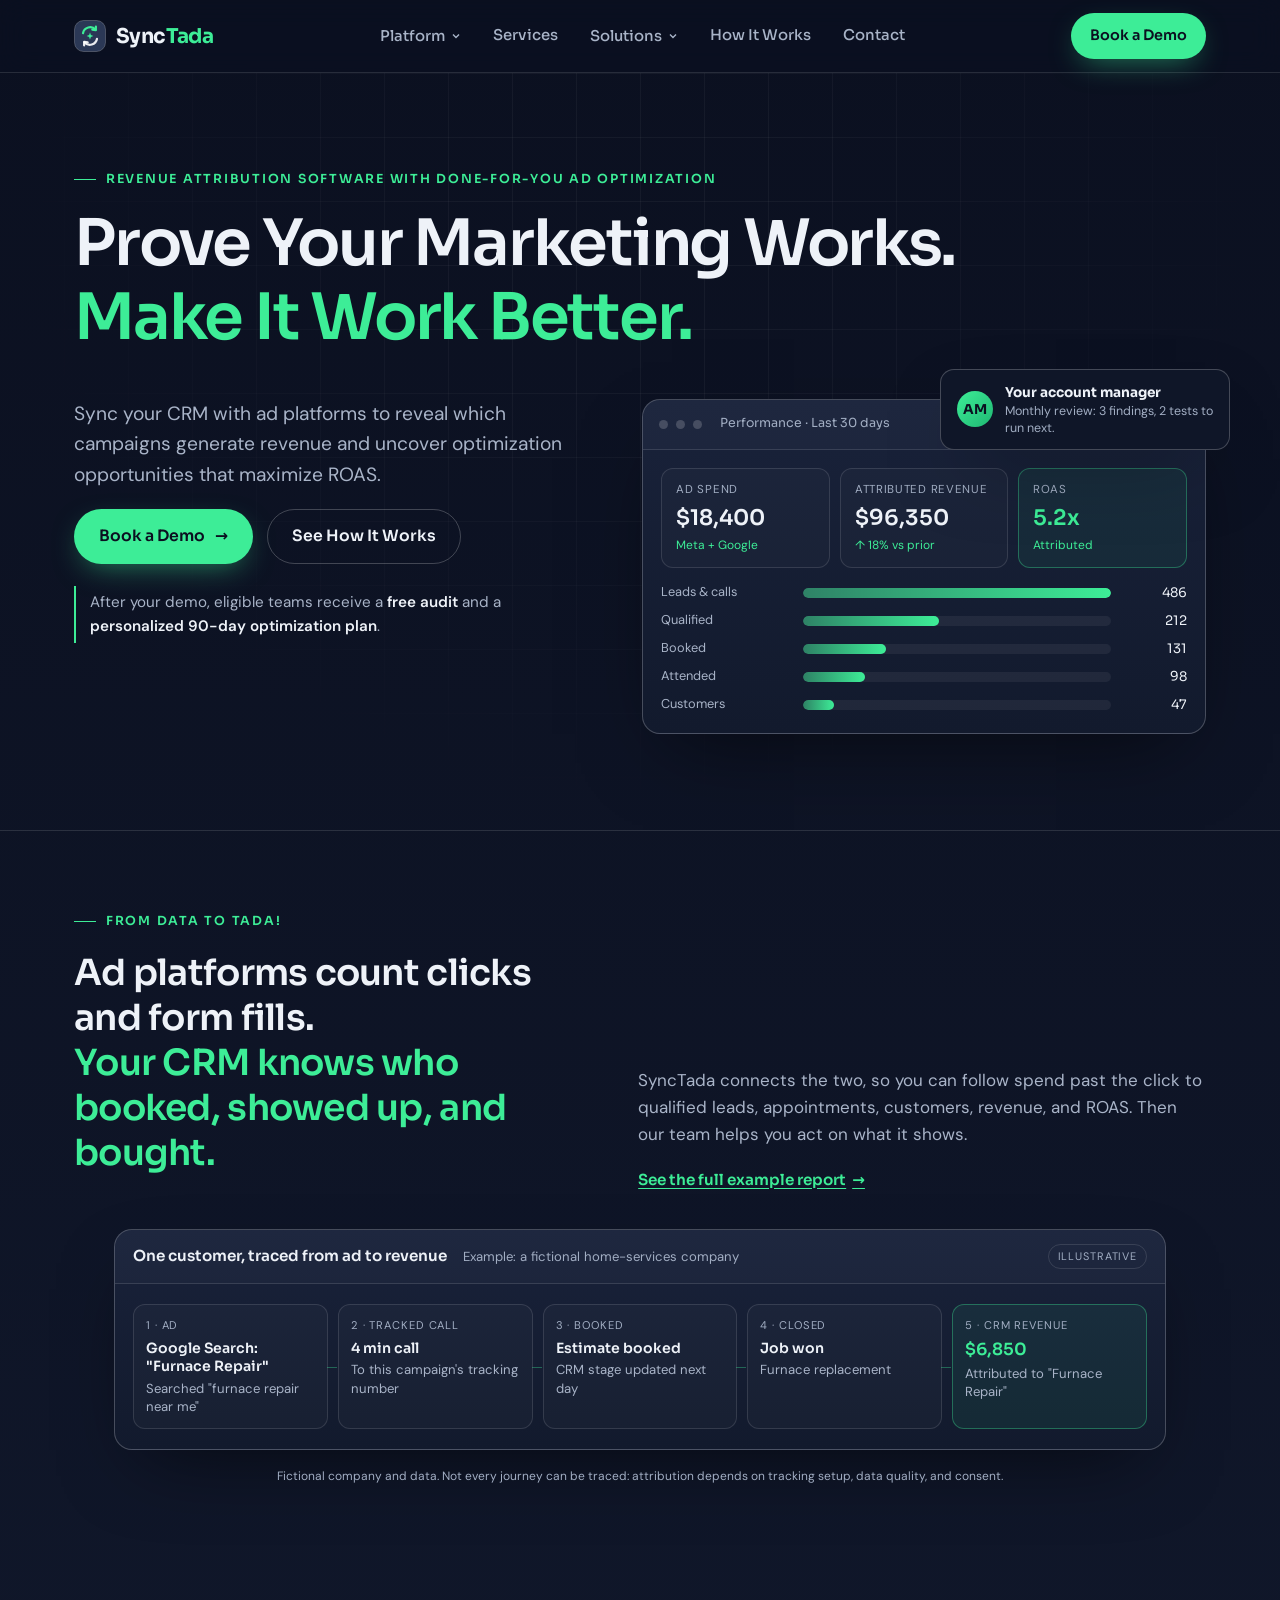
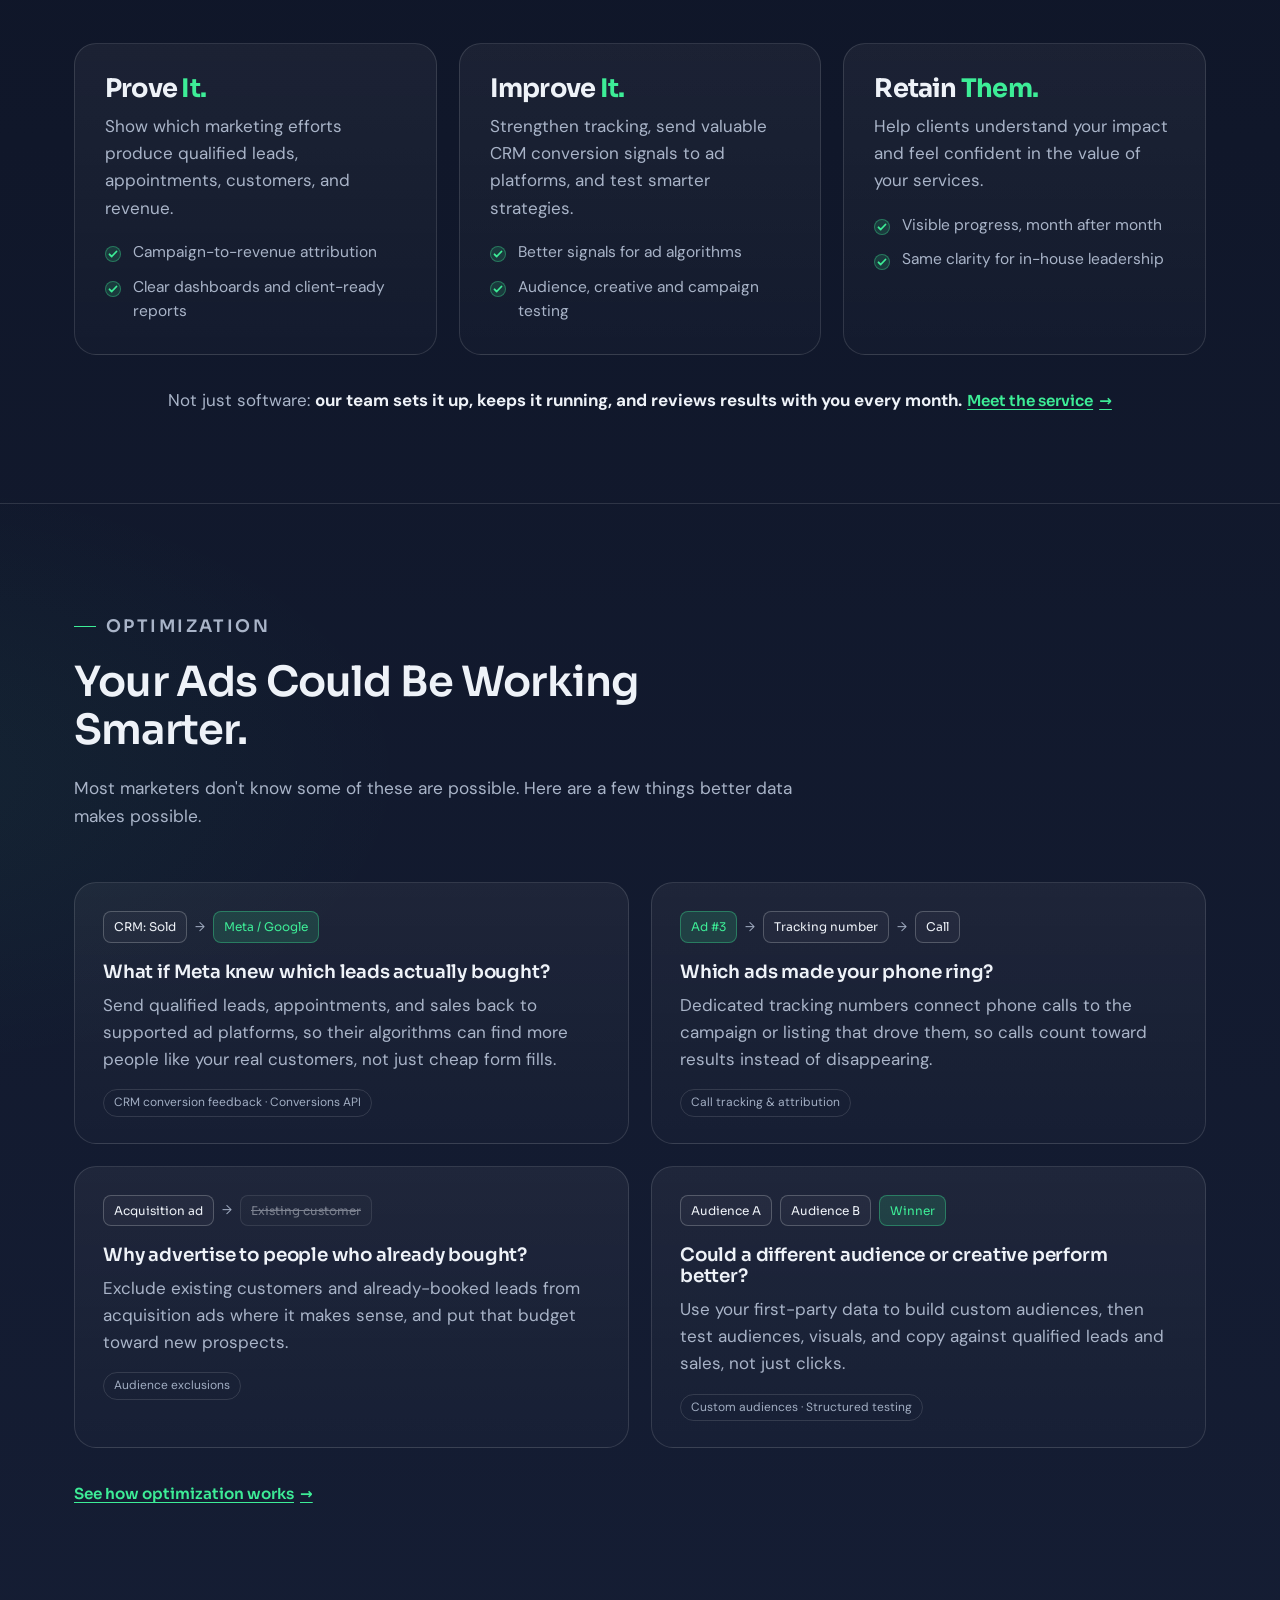
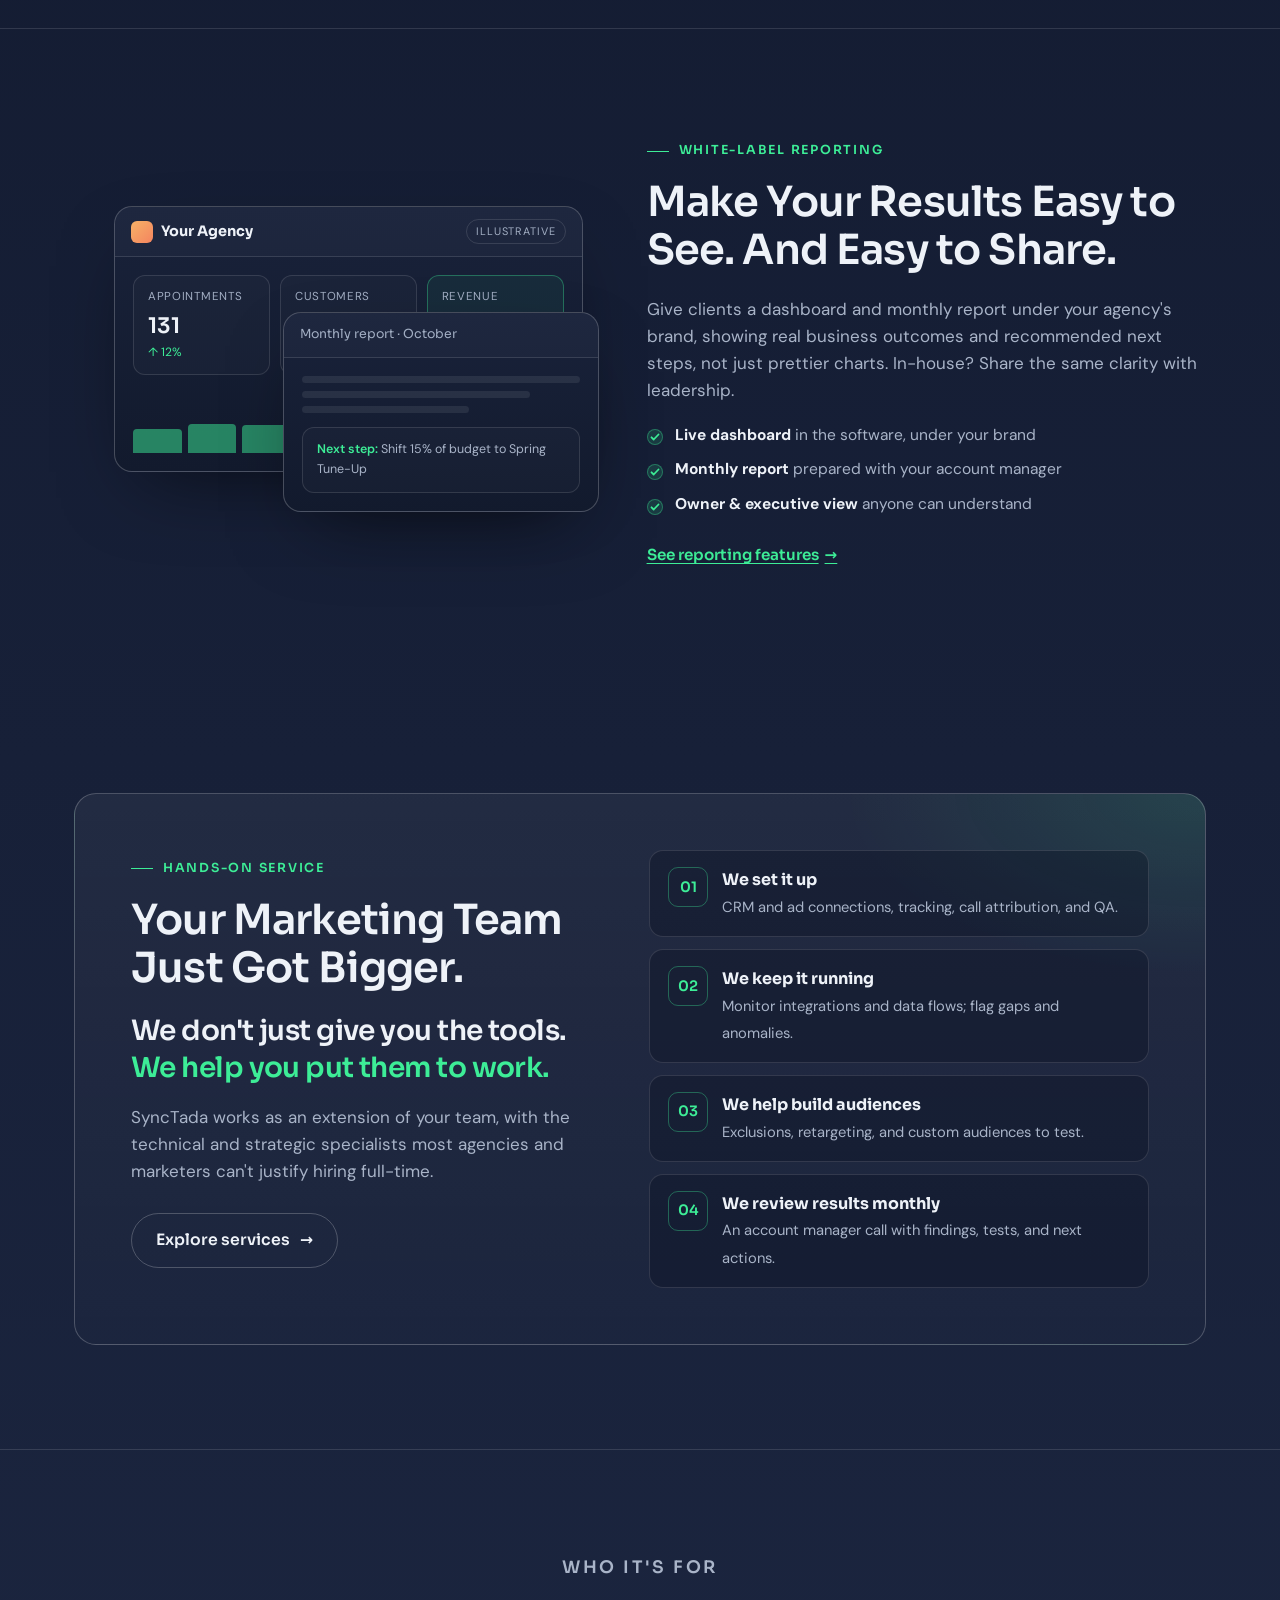
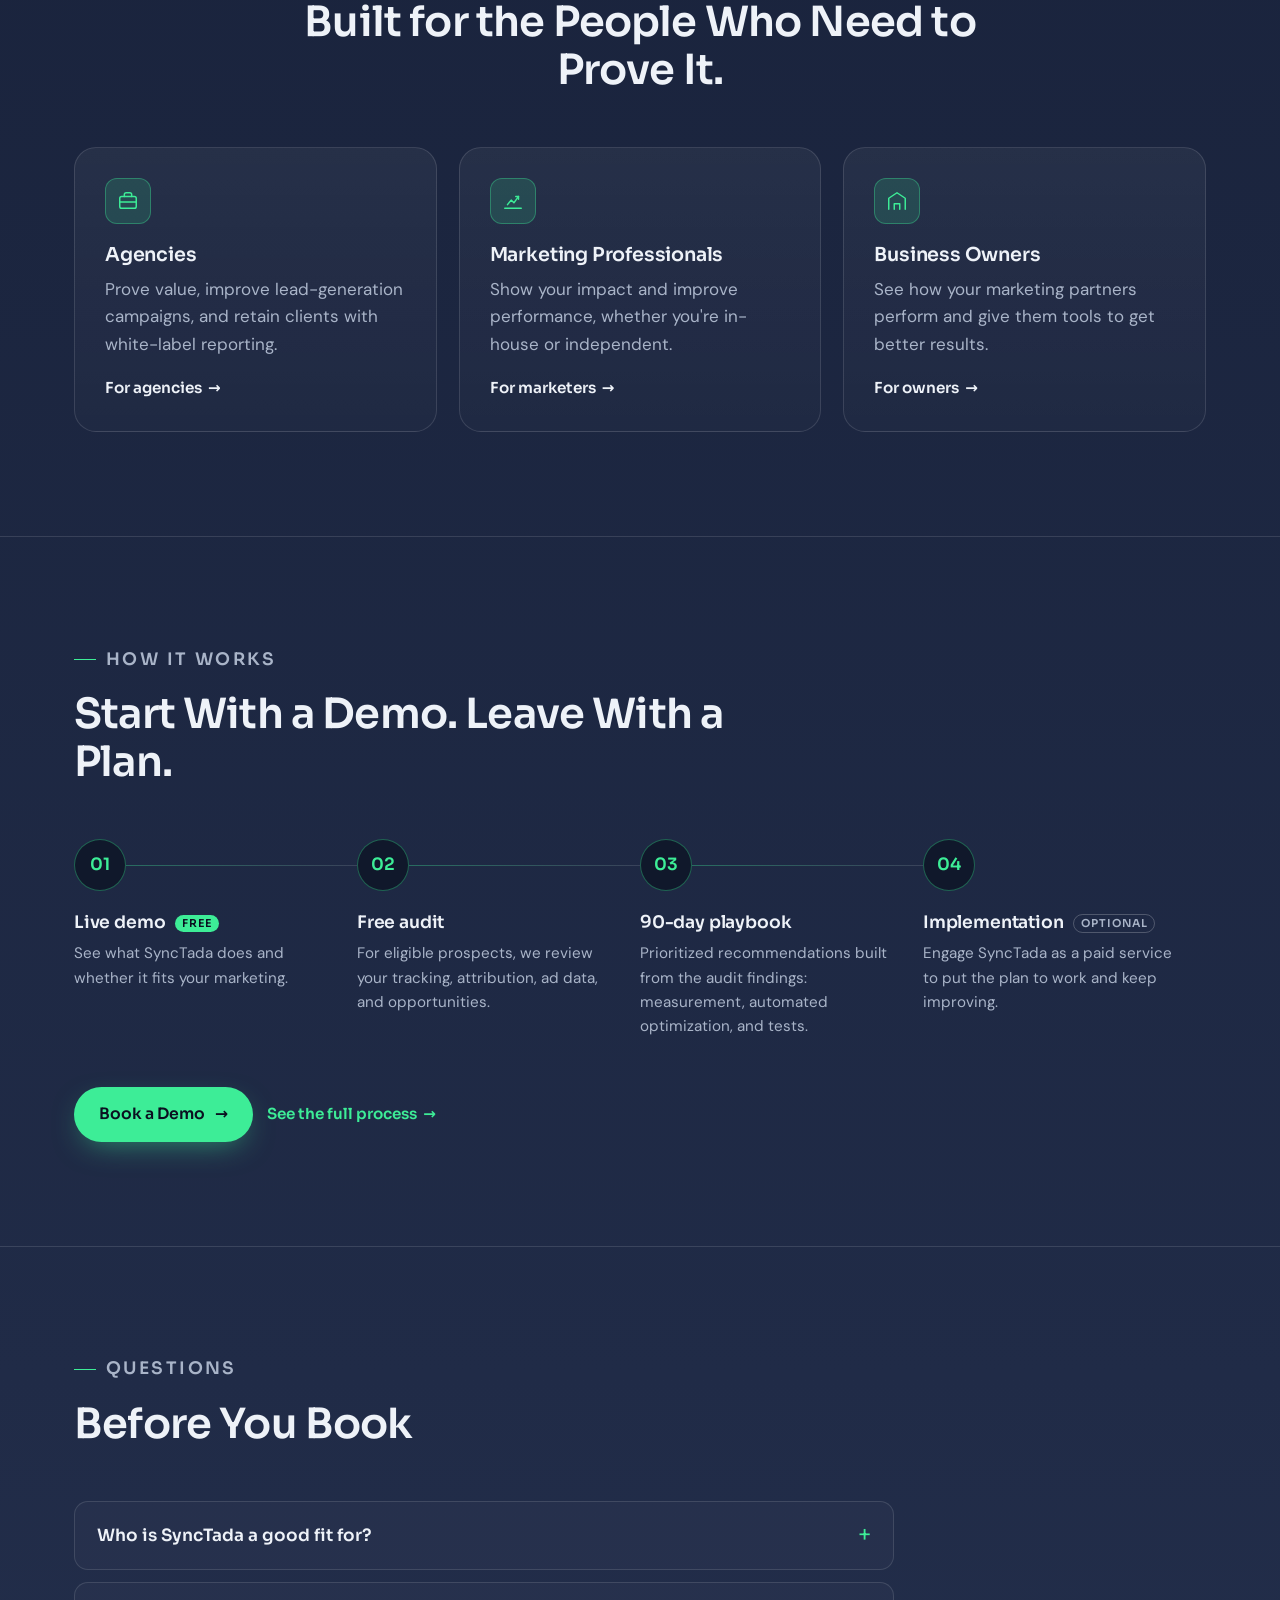
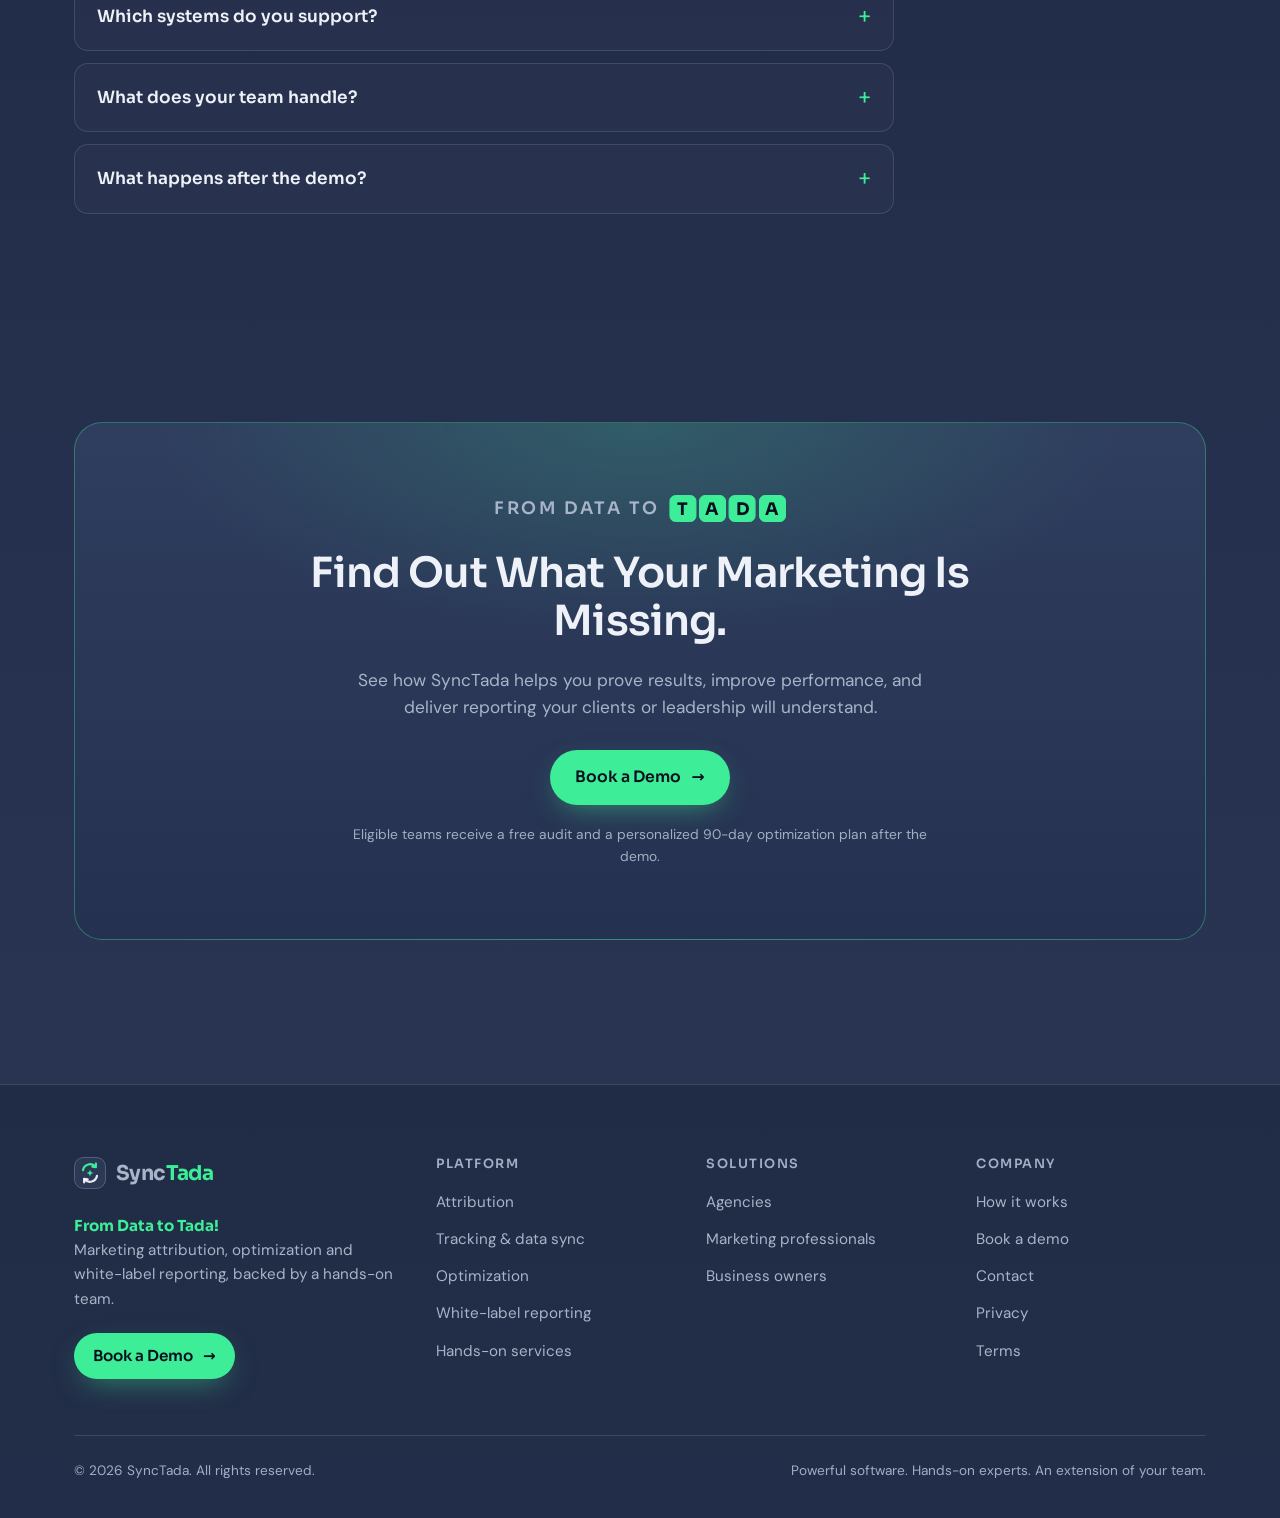
<file: index.html>
<!DOCTYPE html>
<html lang="en" class="no-js">
<head>
  <meta charset="utf-8">
  <meta name="viewport" content="width=device-width, initial-scale=1">
  <title>SyncTada | Prove Your Marketing Works. Make It Work Better.</title>
  <meta name="description" content="Sync your CRM with ad platforms to see which campaigns generate revenue, then let our team help optimize your ads to maximize ROAS.">
  <link rel="canonical" href="https://synctada.com/">
  <meta property="og:site_name" content="SyncTada">
  <meta property="og:type" content="website">
  <meta property="og:locale" content="en_US">
  <meta property="og:title" content="SyncTada | Prove Your Marketing Works. Make It Work Better.">
  <meta property="og:description" content="Sync your CRM with ad platforms to see which campaigns generate revenue, then let our team help optimize your ads to maximize ROAS.">
  <meta property="og:url" content="https://synctada.com/">
  <meta property="og:image" content="https://synctada.com/assets/img/og-image.jpg">
  <meta property="og:image:width" content="1200">
  <meta property="og:image:height" content="630">
  <meta property="og:image:alt" content="SyncTada: From Data to Tada! Prove your marketing works. Make it work better.">
  <meta name="twitter:card" content="summary_large_image">
  <meta name="twitter:title" content="SyncTada | Prove Your Marketing Works. Make It Work Better.">
  <meta name="twitter:description" content="Sync your CRM with ad platforms to see which campaigns generate revenue, then let our team help optimize your ads to maximize ROAS.">
  <meta name="twitter:image" content="https://synctada.com/assets/img/og-image.jpg">
  <meta name="theme-color" content="#0B1020">
  <link rel="icon" href="/assets/img/favicon.svg" type="image/svg+xml">
  <link rel="apple-touch-icon" href="/assets/img/apple-touch-icon.png">
  <link rel="preconnect" href="https://fonts.googleapis.com">
  <link rel="preconnect" href="https://fonts.gstatic.com" crossorigin>
  <link href="https://fonts.googleapis.com/css2?family=DM+Sans:opsz,wght@9..40,400;9..40,500;9..40,600&family=Sora:wght@500;600;700&display=swap" rel="stylesheet">
  <link rel="stylesheet" href="/assets/css/styles.css">
  <script type="application/ld+json">
{
  "@context": "https://schema.org",
  "@graph": [
    {
      "@type": "Organization",
      "@id": "https://synctada.com/#organization",
      "name": "SyncTada",
      "url": "https://synctada.com/",
      "logo": {
        "@type": "ImageObject",
        "url": "https://synctada.com/assets/img/logo-512.png",
        "width": 512,
        "height": 512
      },
      "slogan": "From Data to Tada!",
      "description": "Marketing attribution and optimization platform backed by a hands-on team, with white-label dashboards and reports for agencies and marketers."
    },
    {
      "@type": "WebSite",
      "@id": "https://synctada.com/#website",
      "url": "https://synctada.com/",
      "name": "SyncTada",
      "publisher": {
        "@id": "https://synctada.com/#organization"
      },
      "inLanguage": "en-US"
    },
    {
      "@type": "WebPage",
      "@id": "https://synctada.com/#webpage",
      "url": "https://synctada.com/",
      "name": "SyncTada | Prove Your Marketing Works. Make It Work Better.",
      "description": "Sync your CRM with ad platforms to see which campaigns generate revenue, then let our team help optimize your ads to maximize ROAS.",
      "isPartOf": {
        "@id": "https://synctada.com/#website"
      },
      "inLanguage": "en-US",
      "about": {
        "@id": "https://synctada.com/#software"
      }
    },
    {
      "@type": "SoftwareApplication",
      "@id": "https://synctada.com/#software",
      "name": "SyncTada",
      "applicationCategory": "BusinessApplication",
      "applicationSubCategory": "Marketing attribution",
      "operatingSystem": "Web",
      "url": "https://synctada.com/platform/",
      "description": "Connects CRM and ad platforms to attribute campaigns to qualified leads, appointments, customers and revenue, sends conversion signals back to supported ad platforms, and delivers white-label dashboards and reports.",
      "featureList": [
        "Marketing attribution and ROAS reporting",
        "CRM and ad platform data sync",
        "Server-side tracking and conversion APIs",
        "Call tracking and attribution",
        "CRM conversion feedback to ad platforms",
        "White-label dashboards and reports"
      ],
      "publisher": {
        "@id": "https://synctada.com/#organization"
      }
    },
    {
      "@type": "FAQPage",
      "@id": "https://synctada.com/#faq",
      "mainEntity": [
        {
          "@type": "Question",
          "name": "Who is SyncTada a good fit for?",
          "acceptedAnswer": {
            "@type": "Answer",
            "text": "Agencies, in-house marketers, independent marketers, and business owners whose ads generate leads, calls, or appointments, and whose sales process turns some of them into customers. Home services, mortgage, insurance, financial services, and legal are common examples."
          }
        },
        {
          "@type": "Question",
          "name": "Which systems do you support?",
          "acceptedAnswer": {
            "@type": "Answer",
            "text": "We're focused on GoHighLevel and HubSpot CRMs and Meta and Google ad platforms. Tell us your stack when you book and we'll confirm what's available for you."
          }
        },
        {
          "@type": "Question",
          "name": "What does your team handle?",
          "acceptedAnswer": {
            "@type": "Answer",
            "text": "We set up and maintain integrations and tracking, help build and test audiences, prepare reporting, and review results with you on a monthly account manager call. Your team keeps approval over campaign, creative, and budget changes."
          }
        },
        {
          "@type": "Question",
          "name": "What happens after the demo?",
          "acceptedAnswer": {
            "@type": "Answer",
            "text": "If you're eligible, we audit your current setup for free, then send a personalized 90-day playbook based on what we find. Implementation and ongoing service are optional and paid, and start only if you choose to work with us."
          }
        }
      ]
    }
  ]
}
  </script>
</head>
<body>
<!-- header:start -->
<a class="skip-link" href="#main">Skip to main content</a>
<header class="site-header">
  <div class="container nav">
    <a class="brand" href="/" aria-label="SyncTada home"><svg class="brand-mark" viewBox="0 0 32 32" aria-hidden="true" focusable="false"><rect x="0.5" y="0.5" width="31" height="31" rx="9" fill="#2B3856" stroke="rgba(255,255,255,0.22)"/><path d="M9 13.2a7.2 7.2 0 0 1 12.6-3.4" fill="none" stroke="#3DED97" stroke-width="2.2" stroke-linecap="round"/><path d="M21.9 6.6l-.1 3.6-3.5-.5" fill="none" stroke="#3DED97" stroke-width="2.2" stroke-linecap="round" stroke-linejoin="round"/><path d="M23 18.8a7.2 7.2 0 0 1-12.6 3.4" fill="none" stroke="#fff" stroke-width="2.2" stroke-linecap="round" opacity=".9"/><path d="M10.1 25.4l.1-3.6 3.5.5" fill="none" stroke="#fff" stroke-width="2.2" stroke-linecap="round" stroke-linejoin="round" opacity=".9"/><path d="M16 12.6l.9 2.5 2.5.9-2.5.9-.9 2.5-.9-2.5-2.5-.9 2.5-.9z" fill="#3DED97"/></svg><span class="brand-word" aria-hidden="true">Sync<span>Tada</span></span></a>
    <nav aria-label="Main">
      <ul class="nav-links" id="nav-links">
        <li class="has-dropdown">
          <button type="button" aria-expanded="false" aria-controls="dd-platform">Platform <svg class="caret" viewBox="0 0 10 10" aria-hidden="true" focusable="false"><path d="M2 3.5l3 3 3-3" fill="none" stroke="currentColor" stroke-width="1.4"/></svg></button>
          <div class="dropdown" id="dd-platform">
            <a href="/platform/"><strong>Platform overview</strong><span>How the software fits together</span></a>
            <a href="/platform/#attribution"><strong>Attribution &amp; measurement</strong><span>Connect campaigns to customers and revenue</span></a>
            <a href="/platform/#tracking"><strong>Tracking &amp; data sync</strong><span>CRM, ad platforms, server-side events</span></a>
            <a href="/platform/#optimization"><strong>Optimization &amp; insights</strong><span>Better signals, smarter recommendations</span></a>
            <a href="/platform/#reporting"><strong>Dashboards &amp; reporting</strong><span>White-label, client-ready results</span></a>
          </div>
        </li>
        <li><a href="/services/">Services</a></li>
        <li class="has-dropdown">
          <button type="button" aria-expanded="false" aria-controls="dd-solutions">Solutions <svg class="caret" viewBox="0 0 10 10" aria-hidden="true" focusable="false"><path d="M2 3.5l3 3 3-3" fill="none" stroke="currentColor" stroke-width="1.4"/></svg></button>
          <div class="dropdown" id="dd-solutions">
            <a href="/solutions/agencies/"><strong>Agencies</strong><span>Prove it. Improve it. Retain them.</span></a>
            <a href="/solutions/marketers/"><strong>Marketing professionals</strong><span>In-house and independent marketers</span></a>
            <a href="/solutions/business-owners/"><strong>Business owners</strong><span>See what your marketing produces</span></a>
          </div>
        </li>
        <li><a href="/how-it-works/">How It Works</a></li>
        <li><a href="/contact/">Contact</a></li>
      </ul>
    </nav>
    <div class="nav-cta">
      <a class="btn btn-primary btn-sm" href="/book-demo/">Book a Demo</a>
      <button class="menu-toggle" type="button" aria-label="Menu" aria-expanded="false" aria-controls="nav-links">
        <svg width="20" height="20" viewBox="0 0 20 20" aria-hidden="true" focusable="false"><path d="M3 6h14M3 10h14M3 14h14" stroke="currentColor" stroke-width="1.6" stroke-linecap="round"/></svg>
      </button>
    </div>
  </div>
</header>
<!-- header:end -->

  <main id="main" tabindex="-1">


    <!-- 1. HERO -->
    <section class="hero">
      <div class="container">
        <div class="hero-head">
          <p class="eyebrow">Revenue attribution software with done-for-you ad optimization</p>
          <h1><span>Prove Your Marketing Works.</span> <span class="line-mint">Make It Work Better.</span></h1>
        </div>
        <div class="hero-grid hero-grid--v2">
          <div>
            <p class="hero-lede">Sync your CRM with ad platforms to reveal which campaigns generate revenue and uncover optimization opportunities that maximize ROAS.</p>
            <div class="btn-row">
              <a class="btn btn-primary" href="/book-demo/" data-cta="hero">Book a Demo <span class="arrow" aria-hidden="true">&rarr;</span></a>
              <a class="btn btn-ghost" href="/how-it-works/">See How It Works</a>
            </div>
            <p class="hero-offer">After your demo, eligible teams receive a <strong>free audit</strong> and a <strong>personalized 90-day optimization plan</strong>.</p>
          </div>
          <div class="hero-visual reveal">
          <div class="mock" role="img" aria-label="Illustrative SyncTada dashboard showing ad spend, attributed revenue, ROAS and a lead-to-sale funnel">
            <div class="mock-bar">
              <span class="mock-dot"></span><span class="mock-dot"></span><span class="mock-dot"></span>
              <span class="mock-title">Performance · Last 30 days</span>
              <span class="mock-tag">Illustrative</span>
            </div>
            <div class="mock-body">
              <div class="kpis">
                <div class="kpi"><div class="label">Ad spend</div><div class="value">$18,400</div><div class="delta">Meta + Google</div></div>
                <div class="kpi"><div class="label">Attributed revenue</div><div class="value">$96,350</div><div class="delta">&uarr; 18% vs prior</div></div>
                <div class="kpi hl"><div class="label">ROAS</div><div class="value">5.2x</div><div class="delta">Attributed</div></div>
              </div>
              <div class="funnel">
                <div class="funnel-row"><span class="f-label">Leads &amp; calls</span><div class="f-track"><div class="f-fill" data-w="100"></div></div><span class="f-num">486</span></div>
                <div class="funnel-row"><span class="f-label">Qualified</span><div class="f-track"><div class="f-fill" data-w="44"></div></div><span class="f-num">212</span></div>
                <div class="funnel-row"><span class="f-label">Booked</span><div class="f-track"><div class="f-fill" data-w="27"></div></div><span class="f-num">131</span></div>
                <div class="funnel-row"><span class="f-label">Attended</span><div class="f-track"><div class="f-fill" data-w="20"></div></div><span class="f-num">98</span></div>
                <div class="funnel-row"><span class="f-label">Customers</span><div class="f-track"><div class="f-fill" data-w="10"></div></div><span class="f-num">47</span></div>
              </div>
            </div>
          </div>
          <div class="service-chip">
            <div class="avatar" aria-hidden="true">AM</div>
            <div><strong>Your account manager</strong><span>Monthly review: 3 findings, 2 tests to run next.</span></div>
          </div>
        </div>
        </div>
      </div>
    </section>

    <!-- 1b. THE GAP + COMPACT REPORT -->
    <section class="section section--tight section--line" aria-labelledby="gap-title">
      <div class="container">
        <div class="split" style="align-items:end;gap:48px;margin-bottom:36px">
          <div>
            <p class="eyebrow">From Data to Tada!</p>
            <h2 class="statement" id="gap-title">Ad platforms count clicks and form fills. <span class="mint">Your CRM knows who booked, showed up, and bought.</span></h2>
          </div>
          <div>
            <p class="muted">SyncTada connects the two, so you can follow spend past the click to qualified leads, appointments, customers, revenue, and ROAS. Then our team helps you act on what it shows.</p>
            <p style="margin:0"><a class="text-link" href="/platform/#example">See the full example report<span aria-hidden="true"> &rarr;</span></a></p>
          </div>
        </div>
        
<figure class="report reveal" aria-labelledby="journey-compact-cap">
  <div class="report-head">
    <span class="r-title" id="journey-compact-cap">One customer, traced from ad to revenue</span>
    <span class="r-sub">Example: a fictional home-services company</span>
    <span class="mock-tag">Illustrative</span>
  </div>
  <div class="report-body">
    <ol class="journey">
      <li><span class="j-step">1 · Ad</span><strong>Google Search: "Furnace Repair"</strong><span class="j-meta">Searched "furnace repair near me"</span></li>
      <li><span class="j-step">2 · Tracked call</span><strong>4 min call</strong><span class="j-meta">To this campaign's tracking number</span></li>
      <li><span class="j-step">3 · Booked</span><strong>Estimate booked</strong><span class="j-meta">CRM stage updated next day</span></li>
      <li><span class="j-step">4 · Closed</span><strong>Job won</strong><span class="j-meta">Furnace replacement</span></li>
      <li class="j-win"><span class="j-step">5 · CRM revenue</span><strong>$6,850</strong><span class="j-meta">Attributed to "Furnace Repair"</span></li>
    </ol>
  </div>
</figure>
<p class="illustrative">Fictional company and data. Not every journey can be traced: attribution depends on tracking setup, data quality, and consent.</p>
      </div>
    </section>

    <!-- 2. PROVE / IMPROVE / RETAIN -->
    <section class="section section--tight" aria-labelledby="benefits-title">
      <div class="container">
        <h2 class="sr-only" id="benefits-title">Prove it. Improve it. Retain them.</h2>
        <div class="grid grid-3">
          <article class="card benefit-card reveal">
            <h3 class="kicker">Prove <span>It.</span></h3>
            <p>Show which marketing efforts produce qualified leads, appointments, customers, and revenue.</p>
            <ul class="ticks">
              <li>Campaign-to-revenue attribution</li>
              <li>Clear dashboards and client-ready reports</li>
            </ul>
          </article>
          <article class="card benefit-card reveal">
            <h3 class="kicker">Improve <span>It.</span></h3>
            <p>Strengthen tracking, send valuable CRM conversion signals to ad platforms, and test smarter strategies.</p>
            <ul class="ticks">
              <li>Better signals for ad algorithms</li>
              <li>Audience, creative and campaign testing</li>
            </ul>
          </article>
          <article class="card benefit-card reveal">
            <h3 class="kicker">Retain <span>Them.</span></h3>
            <p>Help clients understand your impact and feel confident in the value of your services.</p>
            <ul class="ticks">
              <li>Visible progress, month after month</li>
              <li>Same clarity for in-house leadership</li>
            </ul>
          </article>
        </div>
        <p class="center muted" style="margin-top:32px">Not just software: <strong style="color:var(--text)">our team sets it up, keeps it running, and reviews results with you every month.</strong> <a class="text-link" href="/services/">Meet the service<span aria-hidden="true"> &rarr;</span></a></p>
      </div>
    </section>

    <!-- 4. MAKE ADS WORK SMARTER -->
    <section class="section section--line">
      <div class="container">
        <div class="section-head">
          <p class="eyebrow">Optimization</p>
          <h2>Your Ads Could Be Working Smarter.</h2>
          <p>Most marketers don't know some of these are possible. Here are a few things better data makes possible.</p>
        </div>
        <div class="dyk">
          <article class="card reveal">
            <div class="dyk-viz" aria-hidden="true"><span class="node">CRM: Sold</span><span class="link-arrow">&rarr;</span><span class="node on">Meta / Google</span></div>
            <h3 class="dyk-q">What if Meta knew which leads actually bought?</h3>
            <p>Send qualified leads, appointments, and sales back to supported ad platforms, so their algorithms can find more people like your real customers, not just cheap form fills.</p>
            <span class="dyk-tag">CRM conversion feedback · Conversions API</span>
          </article>
          <article class="card reveal">
            <div class="dyk-viz" aria-hidden="true"><span class="node on">Ad #3</span><span class="link-arrow">&rarr;</span><span class="node">Tracking number</span><span class="link-arrow">&rarr;</span><span class="node">Call</span></div>
            <h3 class="dyk-q">Which ads made your phone ring?</h3>
            <p>Dedicated tracking numbers connect phone calls to the campaign or listing that drove them, so calls count toward results instead of disappearing.</p>
            <span class="dyk-tag">Call tracking &amp; attribution</span>
          </article>
          <article class="card reveal">
            <div class="dyk-viz" aria-hidden="true"><span class="node">Acquisition ad</span><span class="link-arrow">&rarr;</span><span class="node off">Existing customer</span></div>
            <h3 class="dyk-q">Why advertise to people who already bought?</h3>
            <p>Exclude existing customers and already-booked leads from acquisition ads where it makes sense, and put that budget toward new prospects.</p>
            <span class="dyk-tag">Audience exclusions</span>
          </article>
          <article class="card reveal">
            <div class="dyk-viz" aria-hidden="true"><span class="node">Audience A</span><span class="node">Audience B</span><span class="node on">Winner</span></div>
            <h3 class="dyk-q">Could a different audience or creative perform better?</h3>
            <p>Use your first-party data to build custom audiences, then test audiences, visuals, and copy against qualified leads and sales, not just clicks.</p>
            <span class="dyk-tag">Custom audiences · Structured testing</span>
          </article>
        </div>
        <p style="margin-top:32px"><a class="text-link" href="/platform/#optimization">See how optimization works<span aria-hidden="true"> &rarr;</span></a></p>
      </div>
    </section>

    <!-- 5. WHITE-LABEL REPORTING -->
    <section class="section section--line">
      <div class="container split split--rev">
        <div>
          <p class="eyebrow">White-label reporting</p>
          <h2>Make Your Results Easy to See. And Easy to Share.</h2>
          <p class="muted">Give clients a dashboard and monthly report under your agency's brand, showing real business outcomes and recommended next steps, not just prettier charts. In-house? Share the same clarity with leadership.</p>
          <ul class="ticks">
            <li><strong style="color:var(--text)">Live dashboard</strong> in the software, under your brand</li>
            <li><strong style="color:var(--text)">Monthly report</strong> prepared with your account manager</li>
            <li><strong style="color:var(--text)">Owner &amp; executive view</strong> anyone can understand</li>
          </ul>
          <p style="margin-top:24px"><a class="text-link" href="/platform/#reporting">See reporting features<span aria-hidden="true"> &rarr;</span></a></p>
        </div>
        <div class="wl-stack reveal">
          <div class="mock" role="img" aria-label="Illustrative agency-branded client dashboard">
            <div class="mock-bar">
              <div class="wl-brand"><span class="wl-logo"></span>Your Agency</div>
              <span class="mock-tag">Illustrative</span>
            </div>
            <div class="mock-body">
              <div class="kpis">
                <div class="kpi"><div class="label">Appointments</div><div class="value">131</div><div class="delta">&uarr; 12%</div></div>
                <div class="kpi"><div class="label">Customers</div><div class="value">47</div><div class="delta">&uarr; 9%</div></div>
                <div class="kpi hl"><div class="label">Revenue</div><div class="value">$96k</div><div class="delta">Attributed</div></div>
              </div>
              <div class="report-bars" aria-hidden="true"><b style="height:38%"></b><b style="height:46%"></b><b style="height:44%"></b><b style="height:58%"></b><b style="height:63%"></b><b style="height:71%"></b><b style="height:82%"></b><b style="height:94%"></b></div>
            </div>
          </div>
          <div class="mock" aria-hidden="true">
            <div class="mock-bar"><span class="mock-title" style="margin:0">Monthly report · October</span></div>
            <div class="mock-body">
              <div class="report-lines"><i></i><i class="mid"></i><i class="short"></i></div>
              <div class="kpi" style="font-size:.78rem"><span class="mint" style="font-weight:600">Next step:</span> <span class="muted">Shift 15% of budget to Spring Tune-Up</span></div>
            </div>
          </div>
        </div>
      </div>
    </section>

    <!-- 6. YOUR TEAM JUST GOT BIGGER -->
    <section class="section">
      <div class="container">
        <div class="team-panel reveal">
          <div class="split" style="align-items:start">
            <div>
              <p class="eyebrow">Hands-on service</p>
              <h2>Your Marketing Team Just Got Bigger.</h2>
              <p class="quote-line" style="margin:18px 0 18px">We don't just give you the tools. <span>We help you put them to work.</span></p>
              <p class="muted">SyncTada works as an extension of your team, with the technical and strategic specialists most agencies and marketers can't justify hiring full-time.</p>
              <a class="btn btn-ghost" href="/services/" style="margin-top:10px">Explore services <span class="arrow" aria-hidden="true">&rarr;</span></a>
            </div>
            <div class="workflow">
              <div class="wf-item"><span class="num">01</span><div><strong>We set it up</strong><span>CRM and ad connections, tracking, call attribution, and QA.</span></div></div>
              <div class="wf-item"><span class="num">02</span><div><strong>We keep it running</strong><span>Monitor integrations and data flows; flag gaps and anomalies.</span></div></div>
              <div class="wf-item"><span class="num">03</span><div><strong>We help build audiences</strong><span>Exclusions, retargeting, and custom audiences to test.</span></div></div>
              <div class="wf-item"><span class="num">04</span><div><strong>We review results monthly</strong><span>An account manager call with findings, tests, and next actions.</span></div></div>
            </div>
          </div>
        </div>
      </div>
    </section>

    <!-- 7. WHO IT'S FOR -->
    <section class="section section--line">
      <div class="container">
        <div class="section-head center">
          <p class="eyebrow no-line">Who it's for</p>
          <h2>Built for the People Who Need to Prove It.</h2>
        </div>
        <div class="grid grid-3">
          <a class="card card-link reveal" href="/solutions/agencies/">
            <div class="icon" aria-hidden="true"><svg viewBox="0 0 24 24" fill="none" stroke="currentColor" stroke-width="1.6" stroke-linecap="round" stroke-linejoin="round"><rect x="3" y="7" width="18" height="13" rx="2"/><path d="M8 7V5a2 2 0 0 1 2-2h4a2 2 0 0 1 2 2v2"/><path d="M3 13h18"/></svg></div>
            <h3>Agencies</h3>
            <p>Prove value, improve lead-generation campaigns, and retain clients with white-label reporting.</p>
            <span class="text-link">For agencies<span aria-hidden="true"> &rarr;</span></span>
          </a>
          <a class="card card-link reveal" href="/solutions/marketers/">
            <div class="icon" aria-hidden="true"><svg viewBox="0 0 24 24" fill="none" stroke="currentColor" stroke-width="1.6" stroke-linecap="round" stroke-linejoin="round"><path d="M3 20h18"/><path d="M6 16l4-5 3 3 5-7"/><path d="M15 7h3v3"/></svg></div>
            <h3>Marketing Professionals</h3>
            <p>Show your impact and improve performance, whether you're in-house or independent.</p>
            <span class="text-link">For marketers<span aria-hidden="true"> &rarr;</span></span>
          </a>
          <a class="card card-link reveal" href="/solutions/business-owners/">
            <div class="icon" aria-hidden="true"><svg viewBox="0 0 24 24" fill="none" stroke="currentColor" stroke-width="1.6" stroke-linecap="round" stroke-linejoin="round"><path d="M3 21V9l9-6 9 6v12"/><path d="M9 21v-6h6v6"/></svg></div>
            <h3>Business Owners</h3>
            <p>See how your marketing partners perform and give them tools to get better results.</p>
            <span class="text-link">For owners<span aria-hidden="true"> &rarr;</span></span>
          </a>
        </div>
      </div>
    </section>

    <!-- 8. DEMO -> AUDIT -> PLAYBOOK -->
    <section class="section section--line">
      <div class="container">
        <div class="section-head">
          <p class="eyebrow">How it works</p>
          <h2>Start With a Demo. Leave With a Plan.</h2>
        </div>
        <ol class="steps">
          <li class="step reveal"><h3>Live demo <span class="free">Free</span></h3><p>See what SyncTada does and whether it fits your marketing.</p></li>
          <li class="step reveal"><h3>Free audit</h3><p>For eligible prospects, we review your tracking, attribution, ad data, and opportunities.</p></li>
          <li class="step reveal"><h3>90-day playbook</h3><p>Prioritized recommendations built from the audit findings: measurement, automated optimization, and tests.</p></li>
          <li class="step reveal"><h3>Implementation <span class="free" style="background:transparent;color:var(--muted);border:1px solid var(--line-strong)">Optional</span></h3><p>Engage SyncTada as a paid service to put the plan to work and keep improving.</p></li>
        </ol>
        <div class="btn-row" style="margin-top:48px">
          <a class="btn btn-primary" href="/book-demo/">Book a Demo <span class="arrow" aria-hidden="true">&rarr;</span></a>
          <a class="text-link" href="/how-it-works/">See the full process<span aria-hidden="true"> &rarr;</span></a>
        </div>
      </div>
    </section>

    <!-- 8b. FAQ -->
    <section class="section section--line" aria-labelledby="home-faq-title">
      <div class="container">
        <div class="section-head"><p class="eyebrow">Questions</p><h2 id="home-faq-title">Before You Book</h2></div>
        <div class="faq"><details><summary>Who is SyncTada a good fit for?</summary><div class="answer"><p>Agencies, in-house marketers, independent marketers, and business owners whose ads generate leads, calls, or appointments, and whose sales process turns some of them into customers. Home services, mortgage, insurance, financial services, and legal are common examples.</p></div></details><details><summary>Which systems do you support?</summary><div class="answer"><p>We're focused on GoHighLevel and HubSpot CRMs and Meta and Google ad platforms. Tell us your stack when you book and we'll confirm what's available for you.</p></div></details><details><summary>What does your team handle?</summary><div class="answer"><p>We set up and maintain integrations and tracking, help build and test audiences, prepare reporting, and review results with you on a monthly account manager call. Your team keeps approval over campaign, creative, and budget changes.</p></div></details><details><summary>What happens after the demo?</summary><div class="answer"><p>If you're eligible, we audit your current setup for free, then send a personalized 90-day playbook based on what we find. Implementation and ongoing service are optional and paid, and start only if you choose to work with us.</p></div></details></div>
      </div>
    </section>

    <!-- 9. FINAL CTA -->
    <section class="section">
      <div class="container">
        <div class="cta-band reveal">
          <p class="eyebrow no-line" style="justify-content:center">From Data to <span class="sr-only">Tada!</span><span class="datatada" aria-hidden="true"><span class="tile">D</span><span class="tile">A</span><span class="tile">T</span><span class="tile">A</span></span></p>
          <h2>Find Out What Your Marketing Is Missing.</h2>
          <p>See how SyncTada helps you prove results, improve performance, and deliver reporting your clients or leadership will understand.</p>
          <div class="btn-row"><a class="btn btn-primary" href="/book-demo/">Book a Demo <span class="arrow" aria-hidden="true">&rarr;</span></a></div>
          <p class="fine">Eligible teams receive a free audit and a personalized 90-day optimization plan after the demo.</p>
        </div>
      </div>
    </section>

  </main>

<!-- footer:start -->
<footer class="site-footer">
  <div class="container">
    <div class="footer-grid">
      <div>
        <a class="brand" href="/" aria-label="SyncTada home"><svg class="brand-mark" viewBox="0 0 32 32" aria-hidden="true" focusable="false"><rect x="0.5" y="0.5" width="31" height="31" rx="9" fill="#2B3856" stroke="rgba(255,255,255,0.22)"/><path d="M9 13.2a7.2 7.2 0 0 1 12.6-3.4" fill="none" stroke="#3DED97" stroke-width="2.2" stroke-linecap="round"/><path d="M21.9 6.6l-.1 3.6-3.5-.5" fill="none" stroke="#3DED97" stroke-width="2.2" stroke-linecap="round" stroke-linejoin="round"/><path d="M23 18.8a7.2 7.2 0 0 1-12.6 3.4" fill="none" stroke="#fff" stroke-width="2.2" stroke-linecap="round" opacity=".9"/><path d="M10.1 25.4l.1-3.6 3.5.5" fill="none" stroke="#fff" stroke-width="2.2" stroke-linecap="round" stroke-linejoin="round" opacity=".9"/><path d="M16 12.6l.9 2.5 2.5.9-2.5.9-.9 2.5-.9-2.5-2.5-.9 2.5-.9z" fill="#3DED97"/></svg><span class="brand-word" aria-hidden="true">Sync<span>Tada</span></span></a>
        <p class="footer-tag"><strong>From Data to Tada!</strong><br>Marketing attribution, optimization and white-label reporting, backed by a hands-on team.</p>
        <a class="btn btn-primary btn-sm" href="/book-demo/">Book a Demo <span class="arrow" aria-hidden="true">&rarr;</span></a>
      </div>
      <nav aria-labelledby="ft-platform">
        <h2 class="footer-title" id="ft-platform">Platform</h2>
        <ul>
          <li><a href="/platform/#attribution">Attribution</a></li>
          <li><a href="/platform/#tracking">Tracking &amp; data sync</a></li>
          <li><a href="/platform/#optimization">Optimization</a></li>
          <li><a href="/platform/#reporting">White-label reporting</a></li>
          <li><a href="/services/">Hands-on services</a></li>
        </ul>
      </nav>
      <nav aria-labelledby="ft-solutions">
        <h2 class="footer-title" id="ft-solutions">Solutions</h2>
        <ul>
          <li><a href="/solutions/agencies/">Agencies</a></li>
          <li><a href="/solutions/marketers/">Marketing professionals</a></li>
          <li><a href="/solutions/business-owners/">Business owners</a></li>
        </ul>
      </nav>
      <nav aria-labelledby="ft-company">
        <h2 class="footer-title" id="ft-company">Company</h2>
        <ul>
          <li><a href="/how-it-works/">How it works</a></li>
          <li><a href="/book-demo/">Book a demo</a></li>
          <li><a href="/contact/">Contact</a></li>
          <li><a href="/privacy/">Privacy</a></li>
          <li><a href="/terms/">Terms</a></li>
        </ul>
      </nav>
    </div>
    <div class="footer-bottom">
      <p>&copy; <span data-year>2026</span> SyncTada. All rights reserved.</p>
      <p>Powerful software. Hands-on experts. An extension of your team.</p>
    </div>
  </div>
</footer>
<!-- footer:end -->
  <script src="/assets/js/main.js"></script>
</body>
</html>
</file>
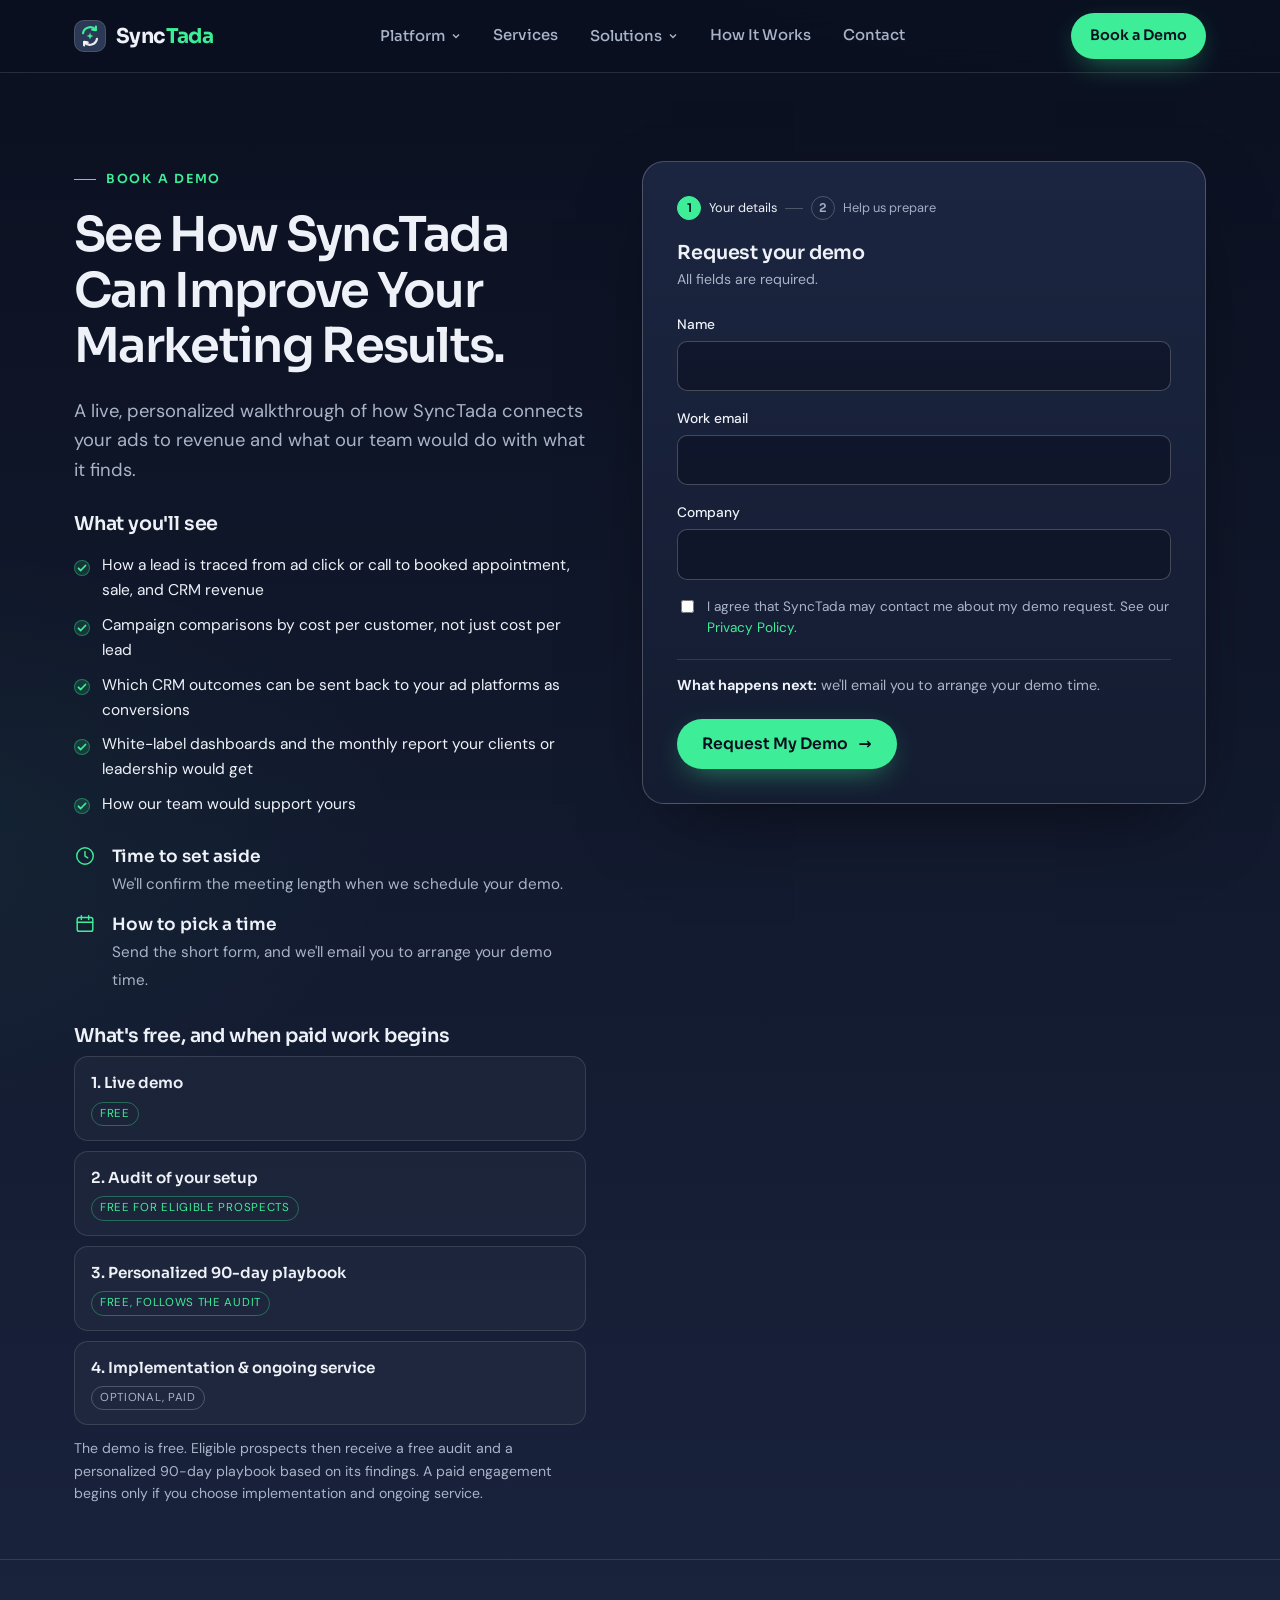
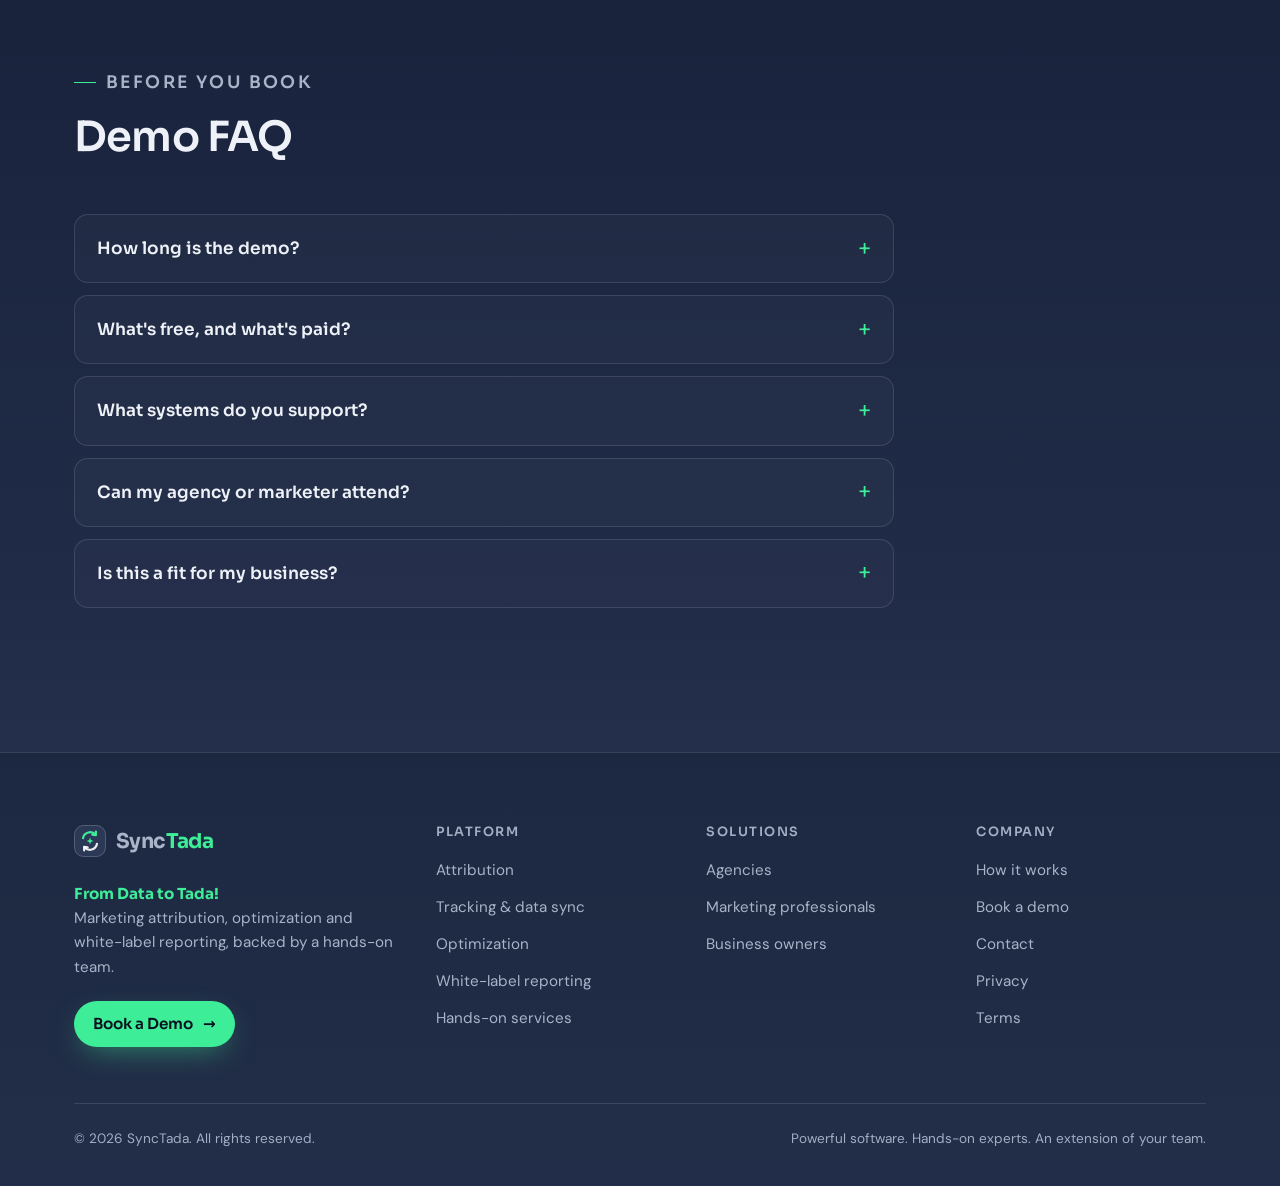
<file: book-demo/index.html>
<!DOCTYPE html>
<html lang="en" class="no-js">
<head>
  <meta charset="utf-8">
  <meta name="viewport" content="width=device-width, initial-scale=1">
  <title>Book a Demo & Free Marketing Audit | SyncTada</title>
  <meta name="description" content="Book a live SyncTada demo. Eligible teams then receive a free audit and a personalized 90-day optimization plan. Implementation is optional.">
  <link rel="canonical" href="https://synctada.com/book-demo/">
  <meta property="og:site_name" content="SyncTada">
  <meta property="og:type" content="website">
  <meta property="og:locale" content="en_US">
  <meta property="og:title" content="Book a Demo & Free Marketing Audit | SyncTada">
  <meta property="og:description" content="Book a live SyncTada demo. Eligible teams then receive a free audit and a personalized 90-day optimization plan. Implementation is optional.">
  <meta property="og:url" content="https://synctada.com/book-demo/">
  <meta property="og:image" content="https://synctada.com/assets/img/og-image.jpg">
  <meta property="og:image:width" content="1200">
  <meta property="og:image:height" content="630">
  <meta property="og:image:alt" content="SyncTada: From Data to Tada! Prove your marketing works. Make it work better.">
  <meta name="twitter:card" content="summary_large_image">
  <meta name="twitter:title" content="Book a Demo & Free Marketing Audit | SyncTada">
  <meta name="twitter:description" content="Book a live SyncTada demo. Eligible teams then receive a free audit and a personalized 90-day optimization plan. Implementation is optional.">
  <meta name="twitter:image" content="https://synctada.com/assets/img/og-image.jpg">
  <meta name="theme-color" content="#0B1020">
  <link rel="icon" href="/assets/img/favicon.svg" type="image/svg+xml">
  <link rel="apple-touch-icon" href="/assets/img/apple-touch-icon.png">
  <link rel="preconnect" href="https://fonts.googleapis.com">
  <link rel="preconnect" href="https://fonts.gstatic.com" crossorigin>
  <link href="https://fonts.googleapis.com/css2?family=DM+Sans:opsz,wght@9..40,400;9..40,500;9..40,600&family=Sora:wght@500;600;700&display=swap" rel="stylesheet">
  <link rel="stylesheet" href="/assets/css/styles.css">
  <script type="application/ld+json">
{
  "@context": "https://schema.org",
  "@graph": [
    {
      "@type": "Organization",
      "@id": "https://synctada.com/#organization",
      "name": "SyncTada",
      "url": "https://synctada.com/",
      "logo": {
        "@type": "ImageObject",
        "url": "https://synctada.com/assets/img/logo-512.png",
        "width": 512,
        "height": 512
      },
      "slogan": "From Data to Tada!",
      "description": "Marketing attribution and optimization platform backed by a hands-on team, with white-label dashboards and reports for agencies and marketers."
    },
    {
      "@type": "WebSite",
      "@id": "https://synctada.com/#website",
      "url": "https://synctada.com/",
      "name": "SyncTada",
      "publisher": {
        "@id": "https://synctada.com/#organization"
      },
      "inLanguage": "en-US"
    },
    {
      "@type": "WebPage",
      "@id": "https://synctada.com/book-demo/#webpage",
      "url": "https://synctada.com/book-demo/",
      "name": "Book a Demo & Free Marketing Audit | SyncTada",
      "description": "Book a live SyncTada demo. Eligible teams then receive a free audit and a personalized 90-day optimization plan. Implementation is optional.",
      "isPartOf": {
        "@id": "https://synctada.com/#website"
      },
      "inLanguage": "en-US",
      "breadcrumb": {
        "@id": "https://synctada.com/book-demo/#breadcrumb"
      }
    },
    {
      "@type": "BreadcrumbList",
      "@id": "https://synctada.com/book-demo/#breadcrumb",
      "itemListElement": [
        {
          "@type": "ListItem",
          "position": 1,
          "name": "Home",
          "item": "https://synctada.com/"
        },
        {
          "@type": "ListItem",
          "position": 2,
          "name": "Book a Demo",
          "item": "https://synctada.com/book-demo/"
        }
      ]
    },
    {
      "@type": "FAQPage",
      "@id": "https://synctada.com/book-demo/#faq",
      "mainEntity": [
        {
          "@type": "Question",
          "name": "How long is the demo?",
          "acceptedAnswer": {
            "@type": "Answer",
            "text": "We'll confirm the time when we schedule. Demos are tailored to your setup, so we keep them focused on what's relevant to you."
          }
        },
        {
          "@type": "Question",
          "name": "What's free, and what's paid?",
          "acceptedAnswer": {
            "@type": "Answer",
            "text": "The demo is free. After it, eligible prospects receive a free attribution and optimization audit, then a recommendations report and personalized 90-day playbook based on the findings. Implementation and ongoing service are a separate, optional paid engagement."
          }
        },
        {
          "@type": "Question",
          "name": "What systems do you support?",
          "acceptedAnswer": {
            "@type": "Answer",
            "text": "We're focused on GoHighLevel and HubSpot CRMs and Meta and Google ad platforms. Tell us your stack after you request your demo and we'll confirm what's available for you."
          }
        },
        {
          "@type": "Question",
          "name": "Can my agency or marketer attend?",
          "acceptedAnswer": {
            "@type": "Answer",
            "text": "Absolutely. Business owners often bring their agency or marketer, and agencies sometimes bring a client. We work best as a partner to your existing team."
          }
        },
        {
          "@type": "Question",
          "name": "Is this a fit for my business?",
          "acceptedAnswer": {
            "@type": "Answer",
            "text": "SyncTada fits best when ads generate leads, calls, or appointments, and a sales process turns some into customers. Not sure? Book the demo and we'll tell you honestly."
          }
        }
      ]
    }
  ]
}
  </script>
</head>
<body data-page="book-demo">
<!-- header:start -->
<a class="skip-link" href="#main">Skip to main content</a>
<header class="site-header">
  <div class="container nav">
    <a class="brand" href="/" aria-label="SyncTada home"><svg class="brand-mark" viewBox="0 0 32 32" aria-hidden="true" focusable="false"><rect x="0.5" y="0.5" width="31" height="31" rx="9" fill="#2B3856" stroke="rgba(255,255,255,0.22)"/><path d="M9 13.2a7.2 7.2 0 0 1 12.6-3.4" fill="none" stroke="#3DED97" stroke-width="2.2" stroke-linecap="round"/><path d="M21.9 6.6l-.1 3.6-3.5-.5" fill="none" stroke="#3DED97" stroke-width="2.2" stroke-linecap="round" stroke-linejoin="round"/><path d="M23 18.8a7.2 7.2 0 0 1-12.6 3.4" fill="none" stroke="#fff" stroke-width="2.2" stroke-linecap="round" opacity=".9"/><path d="M10.1 25.4l.1-3.6 3.5.5" fill="none" stroke="#fff" stroke-width="2.2" stroke-linecap="round" stroke-linejoin="round" opacity=".9"/><path d="M16 12.6l.9 2.5 2.5.9-2.5.9-.9 2.5-.9-2.5-2.5-.9 2.5-.9z" fill="#3DED97"/></svg><span class="brand-word" aria-hidden="true">Sync<span>Tada</span></span></a>
    <nav aria-label="Main">
      <ul class="nav-links" id="nav-links">
        <li class="has-dropdown">
          <button type="button" aria-expanded="false" aria-controls="dd-platform">Platform <svg class="caret" viewBox="0 0 10 10" aria-hidden="true" focusable="false"><path d="M2 3.5l3 3 3-3" fill="none" stroke="currentColor" stroke-width="1.4"/></svg></button>
          <div class="dropdown" id="dd-platform">
            <a href="/platform/"><strong>Platform overview</strong><span>How the software fits together</span></a>
            <a href="/platform/#attribution"><strong>Attribution &amp; measurement</strong><span>Connect campaigns to customers and revenue</span></a>
            <a href="/platform/#tracking"><strong>Tracking &amp; data sync</strong><span>CRM, ad platforms, server-side events</span></a>
            <a href="/platform/#optimization"><strong>Optimization &amp; insights</strong><span>Better signals, smarter recommendations</span></a>
            <a href="/platform/#reporting"><strong>Dashboards &amp; reporting</strong><span>White-label, client-ready results</span></a>
          </div>
        </li>
        <li><a href="/services/">Services</a></li>
        <li class="has-dropdown">
          <button type="button" aria-expanded="false" aria-controls="dd-solutions">Solutions <svg class="caret" viewBox="0 0 10 10" aria-hidden="true" focusable="false"><path d="M2 3.5l3 3 3-3" fill="none" stroke="currentColor" stroke-width="1.4"/></svg></button>
          <div class="dropdown" id="dd-solutions">
            <a href="/solutions/agencies/"><strong>Agencies</strong><span>Prove it. Improve it. Retain them.</span></a>
            <a href="/solutions/marketers/"><strong>Marketing professionals</strong><span>In-house and independent marketers</span></a>
            <a href="/solutions/business-owners/"><strong>Business owners</strong><span>See what your marketing produces</span></a>
          </div>
        </li>
        <li><a href="/how-it-works/">How It Works</a></li>
        <li><a href="/contact/">Contact</a></li>
      </ul>
    </nav>
    <div class="nav-cta">
      <a class="btn btn-primary btn-sm" href="/book-demo/">Book a Demo</a>
      <button class="menu-toggle" type="button" aria-label="Menu" aria-expanded="false" aria-controls="nav-links">
        <svg width="20" height="20" viewBox="0 0 20 20" aria-hidden="true" focusable="false"><path d="M3 6h14M3 10h14M3 14h14" stroke="currentColor" stroke-width="1.6" stroke-linecap="round"/></svg>
      </button>
    </div>
  </div>
</header>
<!-- header:end -->

  <main id="main" tabindex="-1">

    <section class="page-hero" style="padding-bottom:40px">
      <div class="container" style="max-width:var(--max)">
        <div class="split" style="align-items:start;gap:56px">
          <div>
            <p class="eyebrow">Book a demo</p>
            <p class="audience-chip" data-audience-chip hidden></p>
            <h1 style="font-size:clamp(2rem,4vw,3rem)">See How SyncTada Can Improve Your Marketing Results.</h1>
            <p class="lede">A live, personalized walkthrough of how SyncTada connects your ads to revenue and what our team would do with what it finds.</p>
            <p class="muted" data-audience-line hidden></p>
            <p class="mobile-only"><a class="btn btn-primary" href="#booking" data-cta="book-jump">Go to the booking form <span aria-hidden="true">&darr;</span></a></p>

            <h2 class="h-sm" style="margin-top:28px">What you'll see</h2>
            <ul class="ticks light"><li>How a lead is traced from ad click or call to booked appointment, sale, and CRM revenue</li><li>Campaign comparisons by cost per customer, not just cost per lead</li><li>Which CRM outcomes can be sent back to your ad platforms as conversions</li><li>White-label dashboards and the monthly report your clients or leadership would get</li><li>How our team would support yours</li></ul>

            <div class="facts">
              <div class="fact"><svg viewBox="0 0 24 24" fill="none" stroke="currentColor" stroke-width="1.6" stroke-linecap="round" aria-hidden="true" focusable="false"><circle cx="12" cy="12" r="9"/><path d="M12 7v5l3 2"/></svg><div><strong>Time to set aside</strong><span data-duration-text>We'll confirm the meeting length when we schedule your demo.</span></div></div>
              <div class="fact"><svg viewBox="0 0 24 24" fill="none" stroke="currentColor" stroke-width="1.6" stroke-linecap="round" stroke-linejoin="round" aria-hidden="true" focusable="false"><rect x="3.5" y="5" width="17" height="15" rx="2"/><path d="M3.5 10h17M8 3v4M16 3v4"/></svg><div><strong>How to pick a time</strong><span data-howto-text>Send the short form. Our team will email you to arrange a time that works.</span></div></div>
            </div>

            <h2 class="h-sm" style="margin-top:32px">What's free, and when paid work begins</h2>
            
<ol class="offer-path offer-path--stack" aria-label="What happens after you book">
  <li><span class="o-label">1. Live demo</span><span class="o-tag">Free</span></li>
  <li><span class="o-label">2. Audit of your setup</span><span class="o-tag">Free for eligible prospects</span></li>
  <li><span class="o-label">3. Personalized 90-day playbook</span><span class="o-tag">Free, follows the audit</span></li>
  <li><span class="o-label">4. Implementation &amp; ongoing service</span><span class="o-tag paid">Optional, paid</span></li>
</ol>
            <p class="small muted" style="margin-top:12px">The demo is free. Eligible prospects then receive a free audit and a personalized 90-day playbook based on its findings. A paid engagement begins only if you choose implementation and ongoing service.</p>
          </div>

          <div class="form-card" id="booking">
            <ol class="book-steps" aria-label="Booking progress" data-book-steps>
              <li aria-current="step"><span class="n">1</span><span>Your details</span></li>
              <li data-step-time hidden><span class="n">2</span><span>Pick a time</span></li>
              <li><span class="n" data-prep-num>2</span><span>Help us prepare</span></li>
            </ol>

            <!-- Step 1: details -->
            <div class="book-panel" data-panel="details">
              <form data-st-form="demo" aria-labelledby="demo-form-title" novalidate>
                <h2 class="h-sm" id="demo-form-title" tabindex="-1" style="margin-bottom:4px">Request your demo</h2>
                <p class="muted small" style="margin-bottom:22px">All fields are required.</p>
                <div class="form-grid">
                  <div class="field full"><label for="d-name">Name</label><input id="d-name" name="name" autocomplete="name" required></div>
                  <div class="field full"><label for="d-email">Work email</label><input id="d-email" name="email" type="email" autocomplete="email" required></div>
                  <div class="field full"><label for="d-company">Company</label><input id="d-company" name="company" autocomplete="organization" required></div>
                  <input type="hidden" name="audience" data-audience-input>
                  <input type="hidden" name="source_page" data-source-input>
                  <label class="consent"><input type="checkbox" name="consent" value="yes" required> <span>I agree that SyncTada may contact me about my demo request. See our <a href="/privacy/">Privacy Policy</a>.</span></label>
                  <p class="next-step" data-next-step><strong>What happens next:</strong> we'll email you to arrange your demo time.</p>
                  <div class="form-actions"><button class="btn btn-primary" type="submit" data-submit-label>Request My Demo <span class="arrow" aria-hidden="true">&rarr;</span></button><span class="form-status" role="status" aria-live="polite"></span></div>
                </div>
              </form>
            </div>

            <!-- Step 2 (scheduler mode only): pick a time -->
            <div class="book-panel" data-panel="time" hidden>
              <h2 class="h-sm" tabindex="-1" style="margin-bottom:8px">Pick a time</h2>
              <div class="sched-meta"><span>Length: <strong data-duration-short>shown in the calendar</strong></span><span>Times shown in: <strong data-tz></strong></span></div>
              <div data-scheduler-slot></div>
              <p class="small muted" style="margin-top:14px">Booked your time? <button type="button" class="btn btn-ghost btn-sm" data-booked-continue style="margin-left:6px">Continue</button></p>
            </div>

            <!-- Prepare (optional) -->
            <div class="book-panel" data-panel="prep" hidden>
              <div class="confirm-icon"><svg viewBox="0 0 24 24" fill="none" stroke="currentColor" stroke-width="2" stroke-linecap="round" stroke-linejoin="round" aria-hidden="true" focusable="false"><path d="M5 12.5l4.5 4.5L19 7.5"/></svg></div>
              <h2 class="h-sm" tabindex="-1" data-prep-title style="margin-bottom:6px">Thanks, your request is in.</h2>
              <p class="muted small" data-prep-intro>Next, we'll email you to arrange your demo time. Two optional questions help us tailor it:</p>
              <form data-st-form="demo-prep" novalidate>
                <div class="form-grid">
                  <div class="field full"><label for="p-crm">Which CRM do you use? <span class="opt">(optional)</span></label>
                    <select id="p-crm" name="crm"><option value="">Select…</option><option>GoHighLevel</option><option>HubSpot</option><option>Other</option><option>No CRM yet</option><option>Not sure</option></select></div>
                  <fieldset class="field full" style="border:0;padding:0;margin:0">
                    <legend style="font-size:.86rem;font-weight:500;margin-bottom:8px">Which ad platforms do you run? <span class="opt" style="color:var(--faint);font-weight:400">(optional)</span></legend>
                    <label class="consent" style="margin-bottom:6px"><input type="checkbox" name="ad_platforms" value="Meta"> <span>Meta (Facebook / Instagram)</span></label>
                    <label class="consent" style="margin-bottom:6px"><input type="checkbox" name="ad_platforms" value="Google Ads"> <span>Google Ads</span></label>
                    <label class="consent"><input type="checkbox" name="ad_platforms" value="Other"> <span>Other</span></label>
                  </fieldset>
                  <div class="form-actions"><button class="btn btn-primary btn-sm" type="submit">Send details</button><button class="btn btn-ghost btn-sm" type="button" data-skip-prep>Skip</button><span class="form-status" role="status" aria-live="polite"></span></div>
                </div>
              </form>
            </div>

            <!-- Done -->
            <div class="book-panel" data-panel="done" hidden>
              <div class="confirm-icon"><svg viewBox="0 0 24 24" fill="none" stroke="currentColor" stroke-width="2" stroke-linecap="round" stroke-linejoin="round" aria-hidden="true" focusable="false"><path d="M5 12.5l4.5 4.5L19 7.5"/></svg></div>
              <h2 class="h-sm" tabindex="-1" style="margin-bottom:6px">You're all set.</h2>
              <p class="muted" data-done-intro>We'll email you to arrange your demo time.</p>
              <h3 style="font-size:1rem;margin-top:20px">What to prepare</h3>
              <ul class="ticks "><li>A rough picture of how a lead becomes a customer in your business</li><li>Which CRM and ad platforms you use</li><li>Agencies: one client account you'd like to use as an example</li><li>Anyone you'd like to join, such as your agency, marketer, or sales lead</li></ul>
              <p class="small muted" style="margin-top:14px">You don't need to share account access for the demo. If you're eligible for the audit, we'll explain exactly what access it needs first.</p>
            </div>
          </div>
        </div>
      </div>
    </section>

    <section class="section section--line">
      <div class="container">
        <div class="section-head"><p class="eyebrow">Before you book</p><h2>Demo FAQ</h2></div>
        <div class="faq"><details><summary>How long is the demo?</summary><div class="answer"><p>We'll confirm the time when we schedule. Demos are tailored to your setup, so we keep them focused on what's relevant to you.</p></div></details><details><summary>What's free, and what's paid?</summary><div class="answer"><p>The demo is free. After it, eligible prospects receive a free attribution and optimization audit, then a recommendations report and personalized 90-day playbook based on the findings. Implementation and ongoing service are a separate, optional paid engagement.</p></div></details><details><summary>What systems do you support?</summary><div class="answer"><p>We're focused on GoHighLevel and HubSpot CRMs and Meta and Google ad platforms. Tell us your stack after you request your demo and we'll confirm what's available for you.</p></div></details><details><summary>Can my agency or marketer attend?</summary><div class="answer"><p>Absolutely. Business owners often bring their agency or marketer, and agencies sometimes bring a client. We work best as a partner to your existing team.</p></div></details><details><summary>Is this a fit for my business?</summary><div class="answer"><p>SyncTada fits best when ads generate leads, calls, or appointments, and a sales process turns some into customers. Not sure? Book the demo and we'll tell you honestly.</p></div></details></div>
      </div>
    </section>

  </main>

<!-- footer:start -->
<footer class="site-footer">
  <div class="container">
    <div class="footer-grid">
      <div>
        <a class="brand" href="/" aria-label="SyncTada home"><svg class="brand-mark" viewBox="0 0 32 32" aria-hidden="true" focusable="false"><rect x="0.5" y="0.5" width="31" height="31" rx="9" fill="#2B3856" stroke="rgba(255,255,255,0.22)"/><path d="M9 13.2a7.2 7.2 0 0 1 12.6-3.4" fill="none" stroke="#3DED97" stroke-width="2.2" stroke-linecap="round"/><path d="M21.9 6.6l-.1 3.6-3.5-.5" fill="none" stroke="#3DED97" stroke-width="2.2" stroke-linecap="round" stroke-linejoin="round"/><path d="M23 18.8a7.2 7.2 0 0 1-12.6 3.4" fill="none" stroke="#fff" stroke-width="2.2" stroke-linecap="round" opacity=".9"/><path d="M10.1 25.4l.1-3.6 3.5.5" fill="none" stroke="#fff" stroke-width="2.2" stroke-linecap="round" stroke-linejoin="round" opacity=".9"/><path d="M16 12.6l.9 2.5 2.5.9-2.5.9-.9 2.5-.9-2.5-2.5-.9 2.5-.9z" fill="#3DED97"/></svg><span class="brand-word" aria-hidden="true">Sync<span>Tada</span></span></a>
        <p class="footer-tag"><strong>From Data to Tada!</strong><br>Marketing attribution, optimization and white-label reporting, backed by a hands-on team.</p>
        <a class="btn btn-primary btn-sm" href="/book-demo/">Book a Demo <span class="arrow" aria-hidden="true">&rarr;</span></a>
      </div>
      <nav aria-labelledby="ft-platform">
        <h2 class="footer-title" id="ft-platform">Platform</h2>
        <ul>
          <li><a href="/platform/#attribution">Attribution</a></li>
          <li><a href="/platform/#tracking">Tracking &amp; data sync</a></li>
          <li><a href="/platform/#optimization">Optimization</a></li>
          <li><a href="/platform/#reporting">White-label reporting</a></li>
          <li><a href="/services/">Hands-on services</a></li>
        </ul>
      </nav>
      <nav aria-labelledby="ft-solutions">
        <h2 class="footer-title" id="ft-solutions">Solutions</h2>
        <ul>
          <li><a href="/solutions/agencies/">Agencies</a></li>
          <li><a href="/solutions/marketers/">Marketing professionals</a></li>
          <li><a href="/solutions/business-owners/">Business owners</a></li>
        </ul>
      </nav>
      <nav aria-labelledby="ft-company">
        <h2 class="footer-title" id="ft-company">Company</h2>
        <ul>
          <li><a href="/how-it-works/">How it works</a></li>
          <li><a href="/book-demo/" aria-current="page">Book a demo</a></li>
          <li><a href="/contact/">Contact</a></li>
          <li><a href="/privacy/">Privacy</a></li>
          <li><a href="/terms/">Terms</a></li>
        </ul>
      </nav>
    </div>
    <div class="footer-bottom">
      <p>&copy; <span data-year>2026</span> SyncTada. All rights reserved.</p>
      <p>Powerful software. Hands-on experts. An extension of your team.</p>
    </div>
  </div>
</footer>
<!-- footer:end -->
  <script src="/assets/js/main.js"></script>
</body>
</html>
</file>
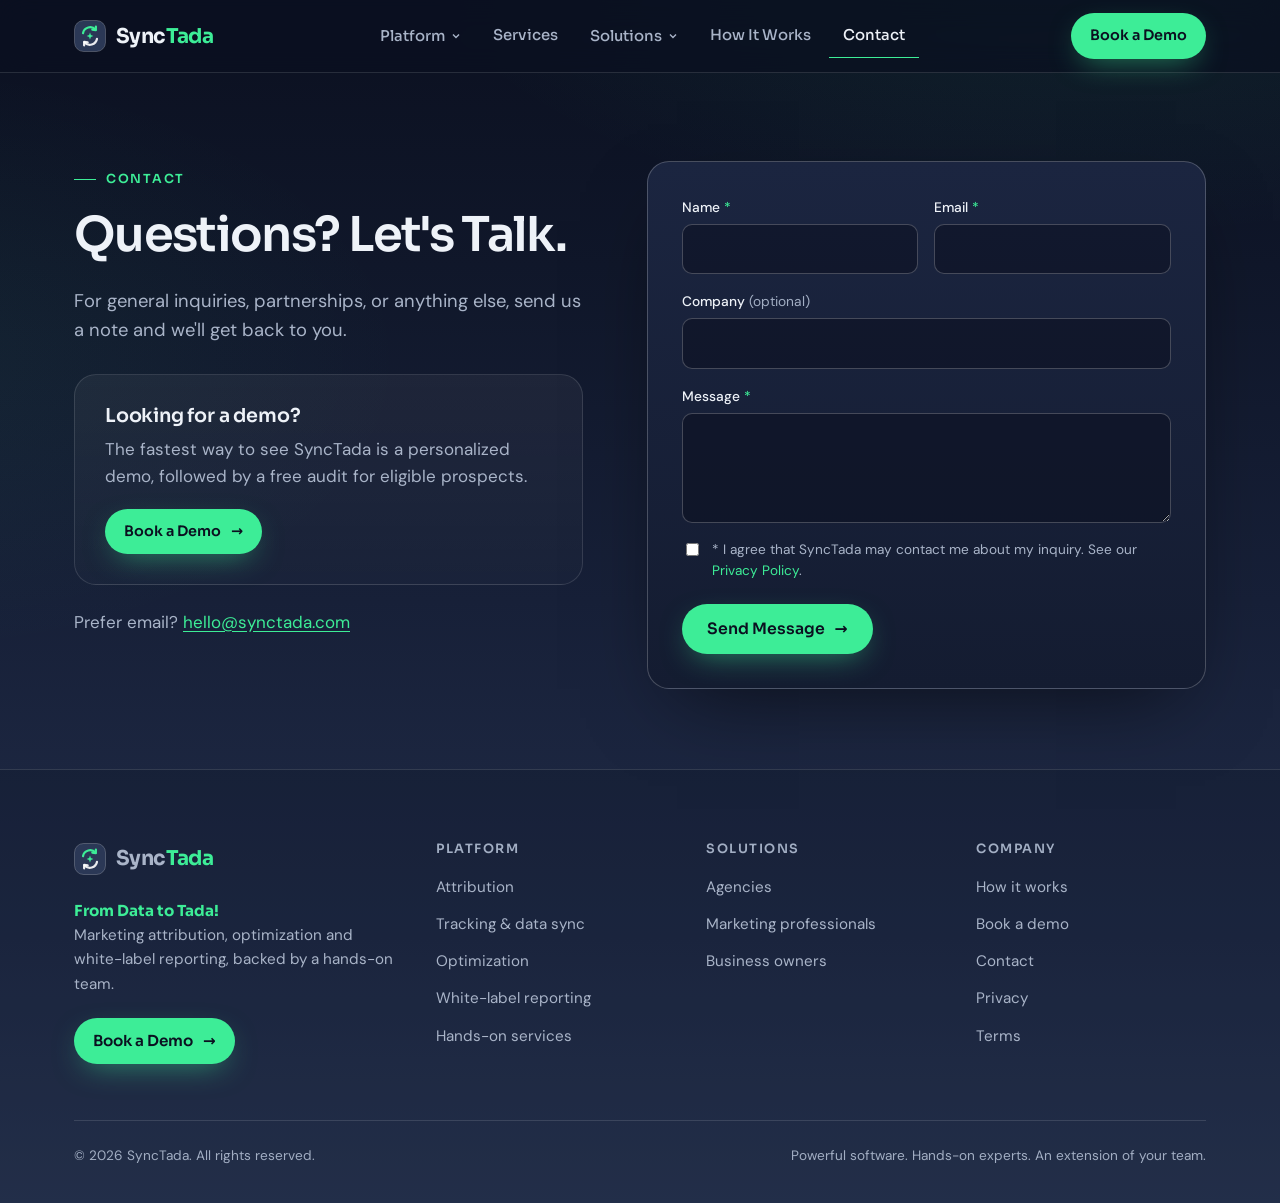
<file: contact/index.html>
<!DOCTYPE html>
<html lang="en" class="no-js">
<head>
  <meta charset="utf-8">
  <meta name="viewport" content="width=device-width, initial-scale=1">
  <title>Contact SyncTada | Marketing Attribution & Reporting</title>
  <meta name="description" content="Questions about SyncTada's attribution platform, white-label reporting, or hands-on services? Send us a message and our team will get back to you.">
  <link rel="canonical" href="https://synctada.com/contact/">
  <meta property="og:site_name" content="SyncTada">
  <meta property="og:type" content="website">
  <meta property="og:locale" content="en_US">
  <meta property="og:title" content="Contact SyncTada | Marketing Attribution & Reporting">
  <meta property="og:description" content="Questions about SyncTada's attribution platform, white-label reporting, or hands-on services? Send us a message and our team will get back to you.">
  <meta property="og:url" content="https://synctada.com/contact/">
  <meta property="og:image" content="https://synctada.com/assets/img/og-image.jpg">
  <meta property="og:image:width" content="1200">
  <meta property="og:image:height" content="630">
  <meta property="og:image:alt" content="SyncTada: From Data to Tada! Prove your marketing works. Make it work better.">
  <meta name="twitter:card" content="summary_large_image">
  <meta name="twitter:title" content="Contact SyncTada | Marketing Attribution & Reporting">
  <meta name="twitter:description" content="Questions about SyncTada's attribution platform, white-label reporting, or hands-on services? Send us a message and our team will get back to you.">
  <meta name="twitter:image" content="https://synctada.com/assets/img/og-image.jpg">
  <meta name="theme-color" content="#0B1020">
  <link rel="icon" href="/assets/img/favicon.svg" type="image/svg+xml">
  <link rel="apple-touch-icon" href="/assets/img/apple-touch-icon.png">
  <link rel="preconnect" href="https://fonts.googleapis.com">
  <link rel="preconnect" href="https://fonts.gstatic.com" crossorigin>
  <link href="https://fonts.googleapis.com/css2?family=DM+Sans:opsz,wght@9..40,400;9..40,500;9..40,600&family=Sora:wght@500;600;700&display=swap" rel="stylesheet">
  <link rel="stylesheet" href="/assets/css/styles.css">
  <script type="application/ld+json">
{
  "@context": "https://schema.org",
  "@graph": [
    {
      "@type": "Organization",
      "@id": "https://synctada.com/#organization",
      "name": "SyncTada",
      "url": "https://synctada.com/",
      "logo": {
        "@type": "ImageObject",
        "url": "https://synctada.com/assets/img/logo-512.png",
        "width": 512,
        "height": 512
      },
      "slogan": "From Data to Tada!",
      "description": "Marketing attribution and optimization platform backed by a hands-on team, with white-label dashboards and reports for agencies and marketers."
    },
    {
      "@type": "WebSite",
      "@id": "https://synctada.com/#website",
      "url": "https://synctada.com/",
      "name": "SyncTada",
      "publisher": {
        "@id": "https://synctada.com/#organization"
      },
      "inLanguage": "en-US"
    },
    {
      "@type": "ContactPage",
      "@id": "https://synctada.com/contact/#webpage",
      "url": "https://synctada.com/contact/",
      "name": "Contact SyncTada | Marketing Attribution & Reporting",
      "description": "Questions about SyncTada's attribution platform, white-label reporting, or hands-on services? Send us a message and our team will get back to you.",
      "isPartOf": {
        "@id": "https://synctada.com/#website"
      },
      "inLanguage": "en-US",
      "breadcrumb": {
        "@id": "https://synctada.com/contact/#breadcrumb"
      }
    },
    {
      "@type": "BreadcrumbList",
      "@id": "https://synctada.com/contact/#breadcrumb",
      "itemListElement": [
        {
          "@type": "ListItem",
          "position": 1,
          "name": "Home",
          "item": "https://synctada.com/"
        },
        {
          "@type": "ListItem",
          "position": 2,
          "name": "Contact",
          "item": "https://synctada.com/contact/"
        }
      ]
    }
  ]
}
  </script>
</head>
<body>
<!-- header:start -->
<a class="skip-link" href="#main">Skip to main content</a>
<header class="site-header">
  <div class="container nav">
    <a class="brand" href="/" aria-label="SyncTada home"><svg class="brand-mark" viewBox="0 0 32 32" aria-hidden="true" focusable="false"><rect x="0.5" y="0.5" width="31" height="31" rx="9" fill="#2B3856" stroke="rgba(255,255,255,0.22)"/><path d="M9 13.2a7.2 7.2 0 0 1 12.6-3.4" fill="none" stroke="#3DED97" stroke-width="2.2" stroke-linecap="round"/><path d="M21.9 6.6l-.1 3.6-3.5-.5" fill="none" stroke="#3DED97" stroke-width="2.2" stroke-linecap="round" stroke-linejoin="round"/><path d="M23 18.8a7.2 7.2 0 0 1-12.6 3.4" fill="none" stroke="#fff" stroke-width="2.2" stroke-linecap="round" opacity=".9"/><path d="M10.1 25.4l.1-3.6 3.5.5" fill="none" stroke="#fff" stroke-width="2.2" stroke-linecap="round" stroke-linejoin="round" opacity=".9"/><path d="M16 12.6l.9 2.5 2.5.9-2.5.9-.9 2.5-.9-2.5-2.5-.9 2.5-.9z" fill="#3DED97"/></svg><span class="brand-word" aria-hidden="true">Sync<span>Tada</span></span></a>
    <nav aria-label="Main">
      <ul class="nav-links" id="nav-links">
        <li class="has-dropdown">
          <button type="button" aria-expanded="false" aria-controls="dd-platform">Platform <svg class="caret" viewBox="0 0 10 10" aria-hidden="true" focusable="false"><path d="M2 3.5l3 3 3-3" fill="none" stroke="currentColor" stroke-width="1.4"/></svg></button>
          <div class="dropdown" id="dd-platform">
            <a href="/platform/"><strong>Platform overview</strong><span>How the software fits together</span></a>
            <a href="/platform/#attribution"><strong>Attribution &amp; measurement</strong><span>Connect campaigns to customers and revenue</span></a>
            <a href="/platform/#tracking"><strong>Tracking &amp; data sync</strong><span>CRM, ad platforms, server-side events</span></a>
            <a href="/platform/#optimization"><strong>Optimization &amp; insights</strong><span>Better signals, smarter recommendations</span></a>
            <a href="/platform/#reporting"><strong>Dashboards &amp; reporting</strong><span>White-label, client-ready results</span></a>
          </div>
        </li>
        <li><a href="/services/">Services</a></li>
        <li class="has-dropdown">
          <button type="button" aria-expanded="false" aria-controls="dd-solutions">Solutions <svg class="caret" viewBox="0 0 10 10" aria-hidden="true" focusable="false"><path d="M2 3.5l3 3 3-3" fill="none" stroke="currentColor" stroke-width="1.4"/></svg></button>
          <div class="dropdown" id="dd-solutions">
            <a href="/solutions/agencies/"><strong>Agencies</strong><span>Prove it. Improve it. Retain them.</span></a>
            <a href="/solutions/marketers/"><strong>Marketing professionals</strong><span>In-house and independent marketers</span></a>
            <a href="/solutions/business-owners/"><strong>Business owners</strong><span>See what your marketing produces</span></a>
          </div>
        </li>
        <li><a href="/how-it-works/">How It Works</a></li>
        <li><a href="/contact/" aria-current="page">Contact</a></li>
      </ul>
    </nav>
    <div class="nav-cta">
      <a class="btn btn-primary btn-sm" href="/book-demo/">Book a Demo</a>
      <button class="menu-toggle" type="button" aria-label="Menu" aria-expanded="false" aria-controls="nav-links">
        <svg width="20" height="20" viewBox="0 0 20 20" aria-hidden="true" focusable="false"><path d="M3 6h14M3 10h14M3 14h14" stroke="currentColor" stroke-width="1.6" stroke-linecap="round"/></svg>
      </button>
    </div>
  </div>
</header>
<!-- header:end -->

  <main id="main" tabindex="-1">

    <section class="page-hero" style="padding-bottom:40px">
      <div class="container" style="max-width:var(--max)">
        <div class="split" style="align-items:start">
          <div>
            <p class="eyebrow">Contact</p>
            <h1 style="font-size:clamp(2rem,4vw,3rem)">Questions? Let's Talk.</h1>
            <p class="lede">For general inquiries, partnerships, or anything else, send us a note and we'll get back to you.</p>
            <div class="card" style="margin-top:28px">
              <h2 class="h-sm">Looking for a demo?</h2>
              <p>The fastest way to see SyncTada is a personalized demo, followed by a free audit for eligible prospects.</p>
              <a class="btn btn-primary btn-sm" href="/book-demo/" style="margin-top:18px">Book a Demo <span class="arrow" aria-hidden="true">&rarr;</span></a>
            </div>
            <p class="muted" style="margin-top:24px">Prefer email? <a href="#" data-contact-email>hello@synctada.com</a></p>
          </div>
          <form class="form-card" aria-label="Contact SyncTada" data-st-form="contact" novalidate>
            <div class="form-grid">
              <div class="field"><label for="c-name">Name <span class="req" aria-hidden="true">*</span></label><input id="c-name" name="name" autocomplete="name" required></div>
              <div class="field"><label for="c-email">Email <span class="req" aria-hidden="true">*</span></label><input id="c-email" name="email" type="email" autocomplete="email" required></div>
              <div class="field full"><label for="c-company">Company <span class="opt">(optional)</span></label><input id="c-company" name="company" autocomplete="organization"></div>
              <div class="field full"><label for="c-msg">Message <span class="req" aria-hidden="true">*</span></label><textarea id="c-msg" name="message" required></textarea></div>
              <label class="consent"><input type="checkbox" name="consent" value="yes" required> <span><span class="req" aria-hidden="true">*</span> I agree that SyncTada may contact me about my inquiry. See our <a href="/privacy/">Privacy Policy</a>.</span></label>
              <div class="form-actions"><button class="btn btn-primary" type="submit">Send Message <span class="arrow" aria-hidden="true">&rarr;</span></button><span class="form-status" role="status" aria-live="polite"></span></div>
            </div>
          </form>
        </div>
      </div>
    </section>

  </main>

<!-- footer:start -->
<footer class="site-footer">
  <div class="container">
    <div class="footer-grid">
      <div>
        <a class="brand" href="/" aria-label="SyncTada home"><svg class="brand-mark" viewBox="0 0 32 32" aria-hidden="true" focusable="false"><rect x="0.5" y="0.5" width="31" height="31" rx="9" fill="#2B3856" stroke="rgba(255,255,255,0.22)"/><path d="M9 13.2a7.2 7.2 0 0 1 12.6-3.4" fill="none" stroke="#3DED97" stroke-width="2.2" stroke-linecap="round"/><path d="M21.9 6.6l-.1 3.6-3.5-.5" fill="none" stroke="#3DED97" stroke-width="2.2" stroke-linecap="round" stroke-linejoin="round"/><path d="M23 18.8a7.2 7.2 0 0 1-12.6 3.4" fill="none" stroke="#fff" stroke-width="2.2" stroke-linecap="round" opacity=".9"/><path d="M10.1 25.4l.1-3.6 3.5.5" fill="none" stroke="#fff" stroke-width="2.2" stroke-linecap="round" stroke-linejoin="round" opacity=".9"/><path d="M16 12.6l.9 2.5 2.5.9-2.5.9-.9 2.5-.9-2.5-2.5-.9 2.5-.9z" fill="#3DED97"/></svg><span class="brand-word" aria-hidden="true">Sync<span>Tada</span></span></a>
        <p class="footer-tag"><strong>From Data to Tada!</strong><br>Marketing attribution, optimization and white-label reporting, backed by a hands-on team.</p>
        <a class="btn btn-primary btn-sm" href="/book-demo/">Book a Demo <span class="arrow" aria-hidden="true">&rarr;</span></a>
      </div>
      <nav aria-labelledby="ft-platform">
        <h2 class="footer-title" id="ft-platform">Platform</h2>
        <ul>
          <li><a href="/platform/#attribution">Attribution</a></li>
          <li><a href="/platform/#tracking">Tracking &amp; data sync</a></li>
          <li><a href="/platform/#optimization">Optimization</a></li>
          <li><a href="/platform/#reporting">White-label reporting</a></li>
          <li><a href="/services/">Hands-on services</a></li>
        </ul>
      </nav>
      <nav aria-labelledby="ft-solutions">
        <h2 class="footer-title" id="ft-solutions">Solutions</h2>
        <ul>
          <li><a href="/solutions/agencies/">Agencies</a></li>
          <li><a href="/solutions/marketers/">Marketing professionals</a></li>
          <li><a href="/solutions/business-owners/">Business owners</a></li>
        </ul>
      </nav>
      <nav aria-labelledby="ft-company">
        <h2 class="footer-title" id="ft-company">Company</h2>
        <ul>
          <li><a href="/how-it-works/">How it works</a></li>
          <li><a href="/book-demo/">Book a demo</a></li>
          <li><a href="/contact/" aria-current="page">Contact</a></li>
          <li><a href="/privacy/">Privacy</a></li>
          <li><a href="/terms/">Terms</a></li>
        </ul>
      </nav>
    </div>
    <div class="footer-bottom">
      <p>&copy; <span data-year>2026</span> SyncTada. All rights reserved.</p>
      <p>Powerful software. Hands-on experts. An extension of your team.</p>
    </div>
  </div>
</footer>
<!-- footer:end -->
  <script src="/assets/js/main.js"></script>
</body>
</html>
</file>
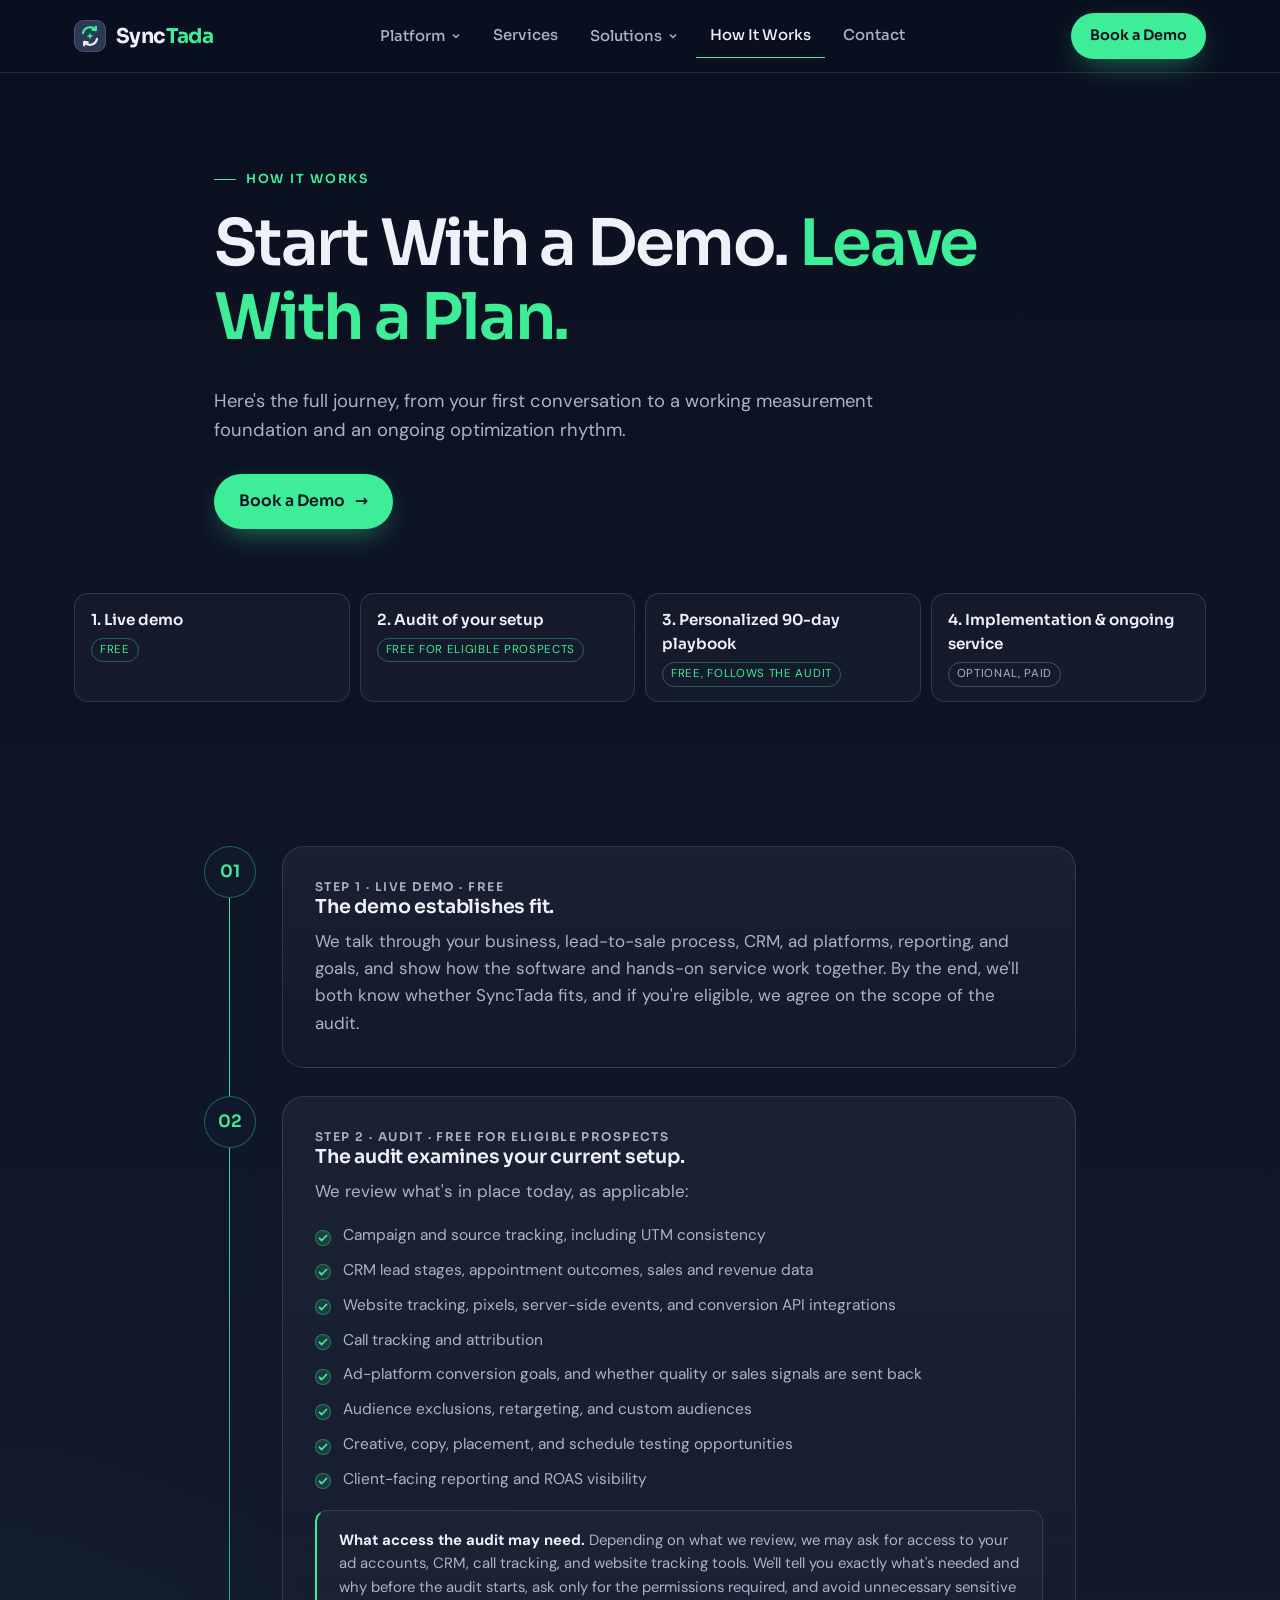
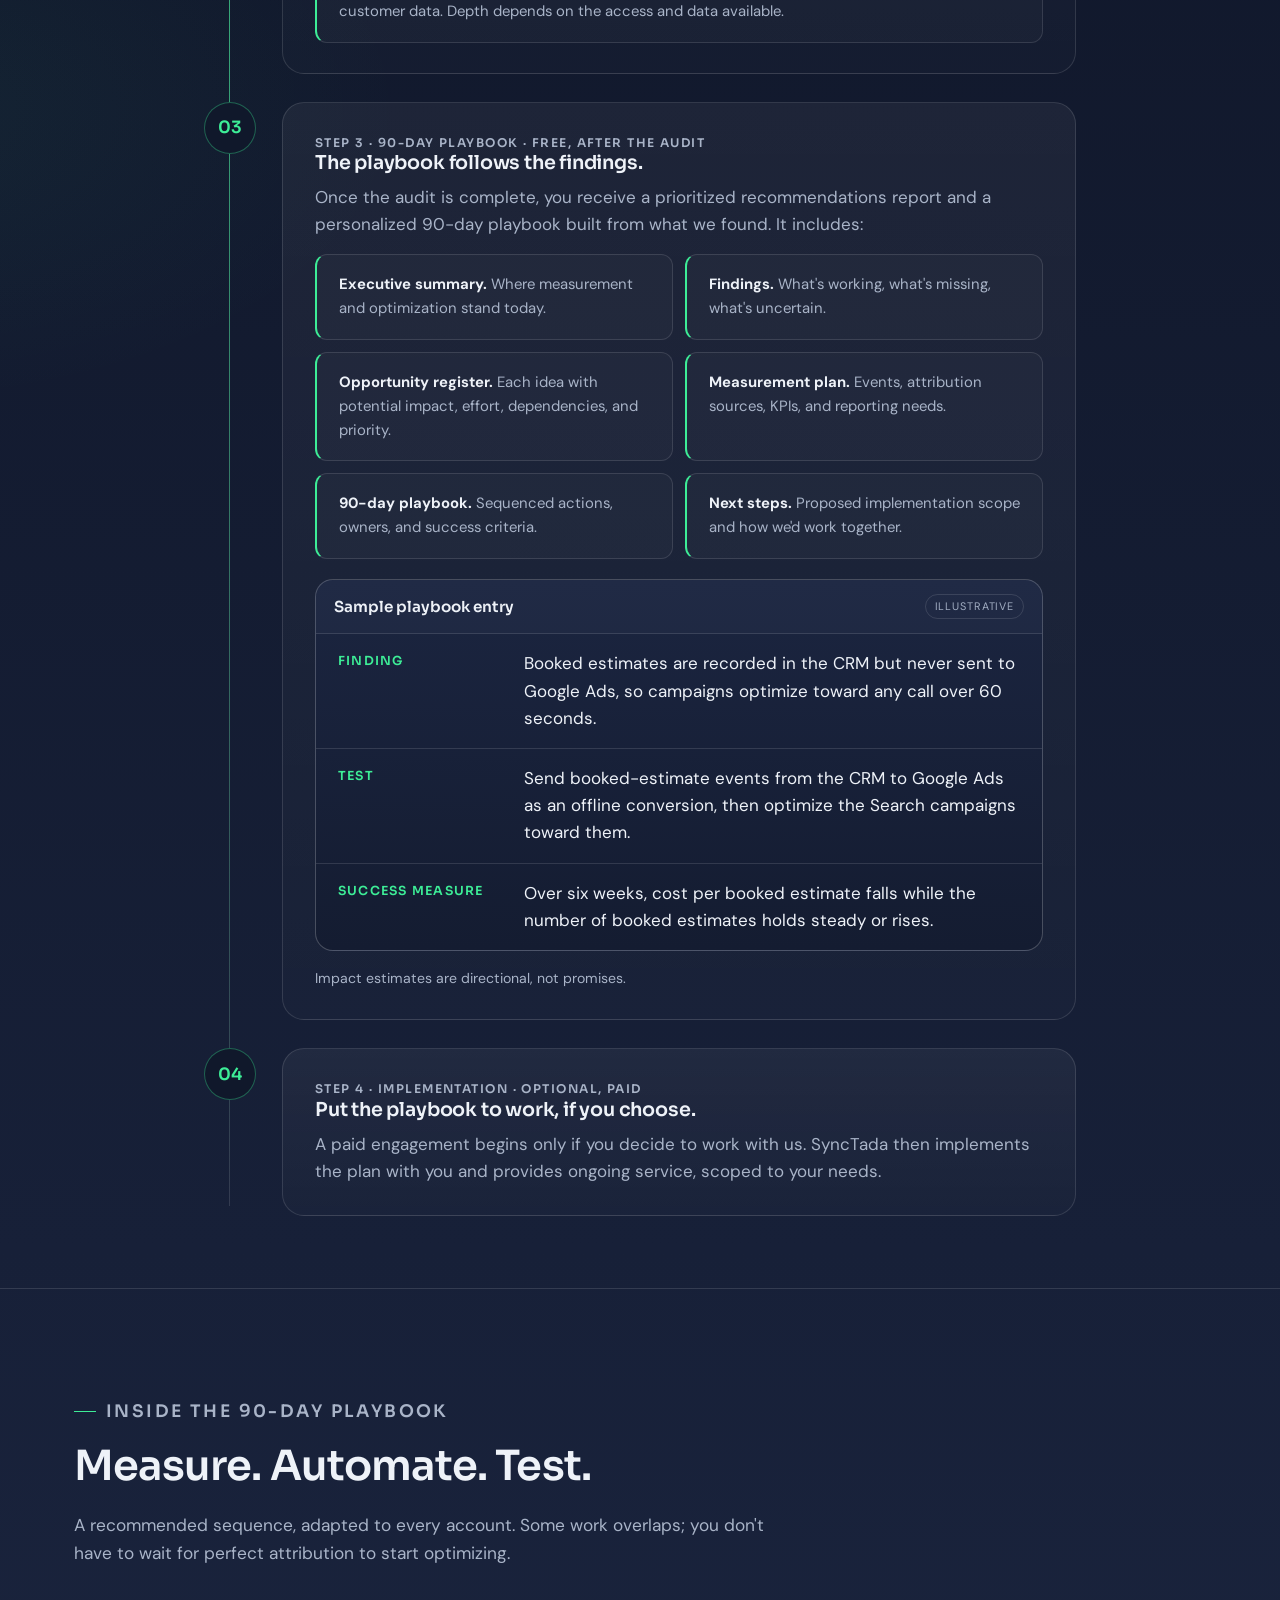
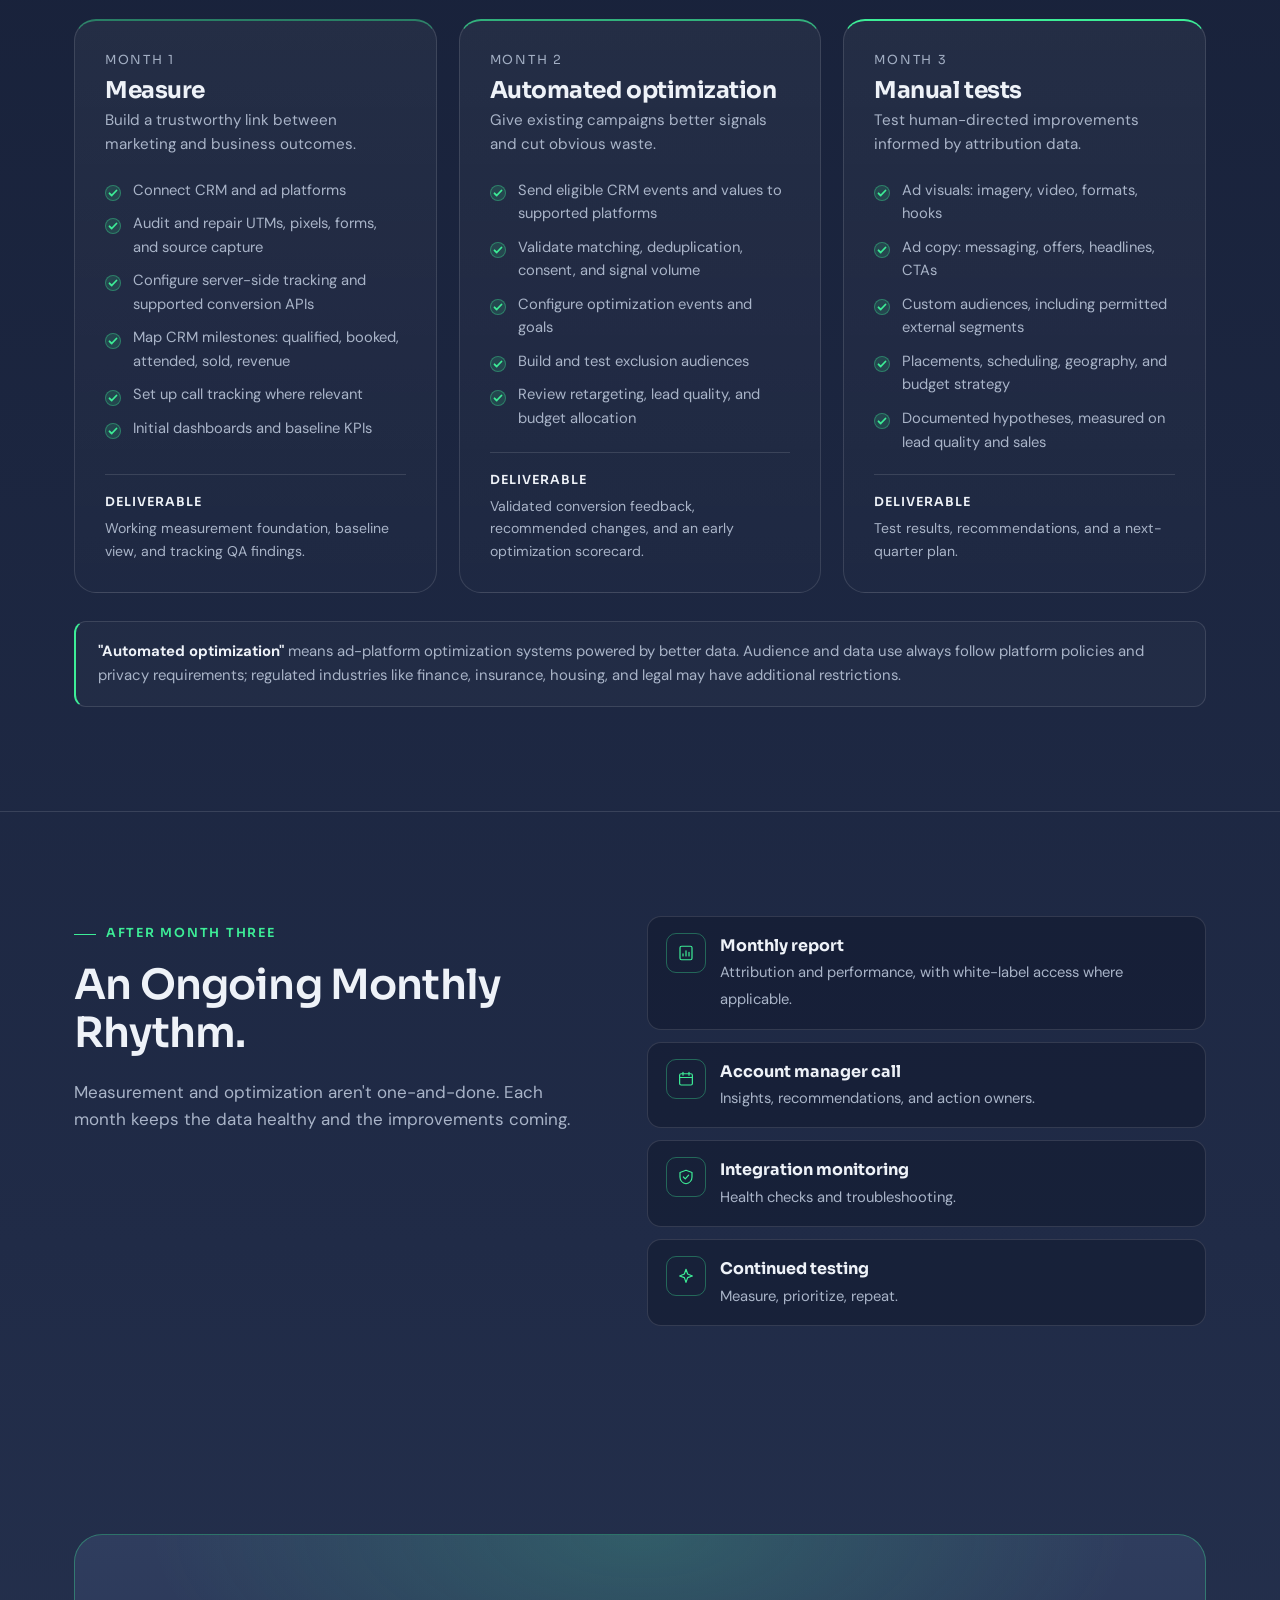
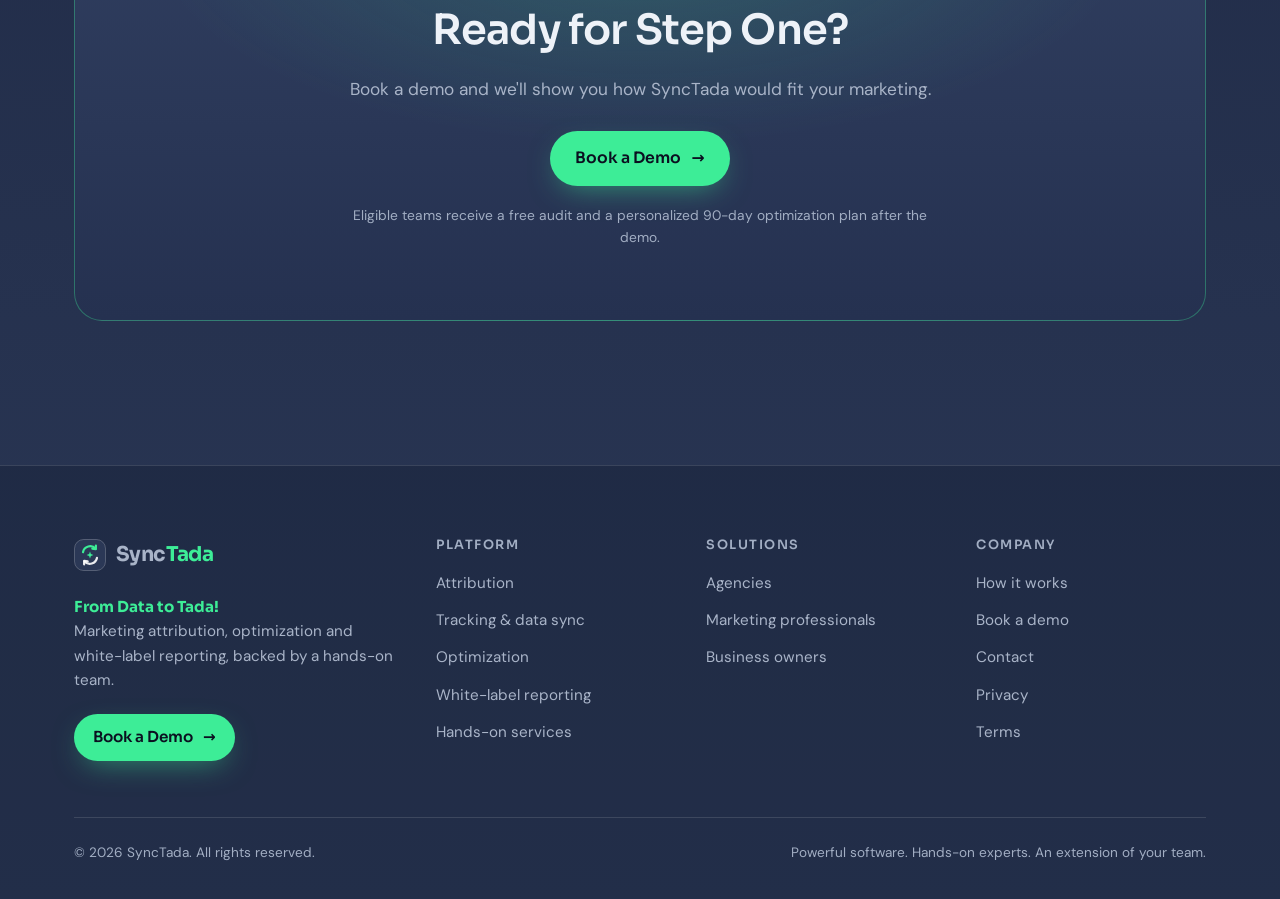
<file: how-it-works/index.html>
<!DOCTYPE html>
<html lang="en" class="no-js">
<head>
  <meta charset="utf-8">
  <meta name="viewport" content="width=device-width, initial-scale=1">
  <title>How It Works: Demo, Free Audit & 90-Day Playbook | SyncTada</title>
  <meta name="description" content="Start with a live demo. Eligible teams get a free audit and a personalized 90-day playbook. Implementation is optional and paid.">
  <link rel="canonical" href="https://synctada.com/how-it-works/">
  <meta property="og:site_name" content="SyncTada">
  <meta property="og:type" content="website">
  <meta property="og:locale" content="en_US">
  <meta property="og:title" content="How It Works: Demo, Free Audit & 90-Day Playbook | SyncTada">
  <meta property="og:description" content="Start with a live demo. Eligible teams get a free audit and a personalized 90-day playbook. Implementation is optional and paid.">
  <meta property="og:url" content="https://synctada.com/how-it-works/">
  <meta property="og:image" content="https://synctada.com/assets/img/og-image.jpg">
  <meta property="og:image:width" content="1200">
  <meta property="og:image:height" content="630">
  <meta property="og:image:alt" content="SyncTada: From Data to Tada! Prove your marketing works. Make it work better.">
  <meta name="twitter:card" content="summary_large_image">
  <meta name="twitter:title" content="How It Works: Demo, Free Audit & 90-Day Playbook | SyncTada">
  <meta name="twitter:description" content="Start with a live demo. Eligible teams get a free audit and a personalized 90-day playbook. Implementation is optional and paid.">
  <meta name="twitter:image" content="https://synctada.com/assets/img/og-image.jpg">
  <meta name="theme-color" content="#0B1020">
  <link rel="icon" href="/assets/img/favicon.svg" type="image/svg+xml">
  <link rel="apple-touch-icon" href="/assets/img/apple-touch-icon.png">
  <link rel="preconnect" href="https://fonts.googleapis.com">
  <link rel="preconnect" href="https://fonts.gstatic.com" crossorigin>
  <link href="https://fonts.googleapis.com/css2?family=DM+Sans:opsz,wght@9..40,400;9..40,500;9..40,600&family=Sora:wght@500;600;700&display=swap" rel="stylesheet">
  <link rel="stylesheet" href="/assets/css/styles.css">
  <script type="application/ld+json">
{
  "@context": "https://schema.org",
  "@graph": [
    {
      "@type": "Organization",
      "@id": "https://synctada.com/#organization",
      "name": "SyncTada",
      "url": "https://synctada.com/",
      "logo": {
        "@type": "ImageObject",
        "url": "https://synctada.com/assets/img/logo-512.png",
        "width": 512,
        "height": 512
      },
      "slogan": "From Data to Tada!",
      "description": "Marketing attribution and optimization platform backed by a hands-on team, with white-label dashboards and reports for agencies and marketers."
    },
    {
      "@type": "WebSite",
      "@id": "https://synctada.com/#website",
      "url": "https://synctada.com/",
      "name": "SyncTada",
      "publisher": {
        "@id": "https://synctada.com/#organization"
      },
      "inLanguage": "en-US"
    },
    {
      "@type": "WebPage",
      "@id": "https://synctada.com/how-it-works/#webpage",
      "url": "https://synctada.com/how-it-works/",
      "name": "How It Works: Demo, Free Audit & 90-Day Playbook | SyncTada",
      "description": "Start with a live demo. Eligible teams get a free audit and a personalized 90-day playbook. Implementation is optional and paid.",
      "isPartOf": {
        "@id": "https://synctada.com/#website"
      },
      "inLanguage": "en-US",
      "breadcrumb": {
        "@id": "https://synctada.com/how-it-works/#breadcrumb"
      }
    },
    {
      "@type": "BreadcrumbList",
      "@id": "https://synctada.com/how-it-works/#breadcrumb",
      "itemListElement": [
        {
          "@type": "ListItem",
          "position": 1,
          "name": "Home",
          "item": "https://synctada.com/"
        },
        {
          "@type": "ListItem",
          "position": 2,
          "name": "How It Works",
          "item": "https://synctada.com/how-it-works/"
        }
      ]
    }
  ]
}
  </script>
</head>
<body>
<!-- header:start -->
<a class="skip-link" href="#main">Skip to main content</a>
<header class="site-header">
  <div class="container nav">
    <a class="brand" href="/" aria-label="SyncTada home"><svg class="brand-mark" viewBox="0 0 32 32" aria-hidden="true" focusable="false"><rect x="0.5" y="0.5" width="31" height="31" rx="9" fill="#2B3856" stroke="rgba(255,255,255,0.22)"/><path d="M9 13.2a7.2 7.2 0 0 1 12.6-3.4" fill="none" stroke="#3DED97" stroke-width="2.2" stroke-linecap="round"/><path d="M21.9 6.6l-.1 3.6-3.5-.5" fill="none" stroke="#3DED97" stroke-width="2.2" stroke-linecap="round" stroke-linejoin="round"/><path d="M23 18.8a7.2 7.2 0 0 1-12.6 3.4" fill="none" stroke="#fff" stroke-width="2.2" stroke-linecap="round" opacity=".9"/><path d="M10.1 25.4l.1-3.6 3.5.5" fill="none" stroke="#fff" stroke-width="2.2" stroke-linecap="round" stroke-linejoin="round" opacity=".9"/><path d="M16 12.6l.9 2.5 2.5.9-2.5.9-.9 2.5-.9-2.5-2.5-.9 2.5-.9z" fill="#3DED97"/></svg><span class="brand-word" aria-hidden="true">Sync<span>Tada</span></span></a>
    <nav aria-label="Main">
      <ul class="nav-links" id="nav-links">
        <li class="has-dropdown">
          <button type="button" aria-expanded="false" aria-controls="dd-platform">Platform <svg class="caret" viewBox="0 0 10 10" aria-hidden="true" focusable="false"><path d="M2 3.5l3 3 3-3" fill="none" stroke="currentColor" stroke-width="1.4"/></svg></button>
          <div class="dropdown" id="dd-platform">
            <a href="/platform/"><strong>Platform overview</strong><span>How the software fits together</span></a>
            <a href="/platform/#attribution"><strong>Attribution &amp; measurement</strong><span>Connect campaigns to customers and revenue</span></a>
            <a href="/platform/#tracking"><strong>Tracking &amp; data sync</strong><span>CRM, ad platforms, server-side events</span></a>
            <a href="/platform/#optimization"><strong>Optimization &amp; insights</strong><span>Better signals, smarter recommendations</span></a>
            <a href="/platform/#reporting"><strong>Dashboards &amp; reporting</strong><span>White-label, client-ready results</span></a>
          </div>
        </li>
        <li><a href="/services/">Services</a></li>
        <li class="has-dropdown">
          <button type="button" aria-expanded="false" aria-controls="dd-solutions">Solutions <svg class="caret" viewBox="0 0 10 10" aria-hidden="true" focusable="false"><path d="M2 3.5l3 3 3-3" fill="none" stroke="currentColor" stroke-width="1.4"/></svg></button>
          <div class="dropdown" id="dd-solutions">
            <a href="/solutions/agencies/"><strong>Agencies</strong><span>Prove it. Improve it. Retain them.</span></a>
            <a href="/solutions/marketers/"><strong>Marketing professionals</strong><span>In-house and independent marketers</span></a>
            <a href="/solutions/business-owners/"><strong>Business owners</strong><span>See what your marketing produces</span></a>
          </div>
        </li>
        <li><a href="/how-it-works/" aria-current="page">How It Works</a></li>
        <li><a href="/contact/">Contact</a></li>
      </ul>
    </nav>
    <div class="nav-cta">
      <a class="btn btn-primary btn-sm" href="/book-demo/">Book a Demo</a>
      <button class="menu-toggle" type="button" aria-label="Menu" aria-expanded="false" aria-controls="nav-links">
        <svg width="20" height="20" viewBox="0 0 20 20" aria-hidden="true" focusable="false"><path d="M3 6h14M3 10h14M3 14h14" stroke="currentColor" stroke-width="1.6" stroke-linecap="round"/></svg>
      </button>
    </div>
  </div>
</header>
<!-- header:end -->

  <main id="main" tabindex="-1">

    <section class="page-hero">
      <div class="container">
        <p class="eyebrow">How it works</p>
        <h1>Start With a Demo. <span class="mint">Leave With a Plan.</span></h1>
        <p class="lede">Here's the full journey, from your first conversation to a working measurement foundation and an ongoing optimization rhythm.</p>
        <div class="btn-row" style="margin-top:28px">
          <a class="btn btn-primary" href="/book-demo/" data-cta="page-hero">Book a Demo <span class="arrow" aria-hidden="true">&rarr;</span></a>
          
        </div>
      </div>
    </section>
    <section class="section--tight" style="padding-top:0">
      <div class="container">
<ol class="offer-path" aria-label="What happens after you book">
  <li><span class="o-label">1. Live demo</span><span class="o-tag">Free</span></li>
  <li><span class="o-label">2. Audit of your setup</span><span class="o-tag">Free for eligible prospects</span></li>
  <li><span class="o-label">3. Personalized 90-day playbook</span><span class="o-tag">Free, follows the audit</span></li>
  <li><span class="o-label">4. Implementation &amp; ongoing service</span><span class="o-tag paid">Optional, paid</span></li>
</ol></div>
    </section>

    <section class="section section--tight" aria-labelledby="steps-title">
      <div class="container" style="max-width:920px">
        <h2 class="sr-only" id="steps-title">The process, step by step</h2>
        <ol class="timeline" role="list">
          <li class="tl-item"><div class="tl-dot" aria-hidden="true">01</div><div class="card reveal">
            <p class="tl-meta">Step 1 · Live demo · Free</p><h3>The demo establishes fit.</h3>
            <p>We talk through your business, lead-to-sale process, CRM, ad platforms, reporting, and goals, and show how the software and hands-on service work together. By the end, we'll both know whether SyncTada fits, and if you're eligible, we agree on the scope of the audit.</p>
          </div></li>

          <li class="tl-item"><div class="tl-dot" aria-hidden="true">02</div><div class="card reveal">
            <p class="tl-meta">Step 2 · Audit · Free for eligible prospects</p><h3>The audit examines your current setup.</h3>
            <p>We review what's in place today, as applicable:</p>
            <ul class="ticks "><li>Campaign and source tracking, including UTM consistency</li><li>CRM lead stages, appointment outcomes, sales and revenue data</li><li>Website tracking, pixels, server-side events, and conversion API integrations</li><li>Call tracking and attribution</li><li>Ad-platform conversion goals, and whether quality or sales signals are sent back</li><li>Audience exclusions, retargeting, and custom audiences</li><li>Creative, copy, placement, and schedule testing opportunities</li><li>Client-facing reporting and ROAS visibility</li></ul>
            <div class="note" style="margin-top:18px"><strong>What access the audit may need.</strong> Depending on what we review, we may ask for access to your ad accounts, CRM, call tracking, and website tracking tools. We'll tell you exactly what's needed and why before the audit starts, ask only for the permissions required, and avoid unnecessary sensitive customer data. Depth depends on the access and data available.</div>
          </div></li>

          <li class="tl-item"><div class="tl-dot" aria-hidden="true">03</div><div class="card reveal">
            <p class="tl-meta">Step 3 · 90-day playbook · Free, after the audit</p><h3>The playbook follows the findings.</h3>
            <p>Once the audit is complete, you receive a prioritized recommendations report and a personalized 90-day playbook built from what we found. It includes:</p>
            <div class="grid grid-2" style="margin-top:16px;gap:12px">
              <div class="note"><strong>Executive summary.</strong> Where measurement and optimization stand today.</div>
              <div class="note"><strong>Findings.</strong> What's working, what's missing, what's uncertain.</div>
              <div class="note"><strong>Opportunity register.</strong> Each idea with potential impact, effort, dependencies, and priority.</div>
              <div class="note"><strong>Measurement plan.</strong> Events, attribution sources, KPIs, and reporting needs.</div>
              <div class="note"><strong>90-day playbook.</strong> Sequenced actions, owners, and success criteria.</div>
              <div class="note"><strong>Next steps.</strong> Proposed implementation scope and how we'd work together.</div>
            </div>
            <figure class="deliv" style="margin:20px 0 0;box-shadow:none" aria-labelledby="pb-title">
              <div class="report-head"><span class="r-title" id="pb-title">Sample playbook entry</span><span class="mock-tag">Illustrative</span></div>
              <dl style="margin:0">
                <div class="deliv-row"><dt>Finding</dt><dd>Booked estimates are recorded in the CRM but never sent to Google Ads, so campaigns optimize toward any call over 60 seconds.</dd></div>
                <div class="deliv-row"><dt>Test</dt><dd>Send booked-estimate events from the CRM to Google Ads as an offline conversion, then optimize the Search campaigns toward them.</dd></div>
                <div class="deliv-row"><dt>Success measure</dt><dd>Over six weeks, cost per booked estimate falls while the number of booked estimates holds steady or rises.</dd></div>
              </dl>
            </figure>
            <p class="small" style="margin-top:16px">Impact estimates are directional, not promises.</p>
          </div></li>

          <li class="tl-item"><div class="tl-dot" aria-hidden="true">04</div><div class="card reveal">
            <p class="tl-meta">Step 4 · Implementation · Optional, paid</p><h3>Put the playbook to work, if you choose.</h3>
            <p>A paid engagement begins only if you decide to work with us. SyncTada then implements the plan with you and provides ongoing service, scoped to your needs.</p>
          </div></li>
        </ol>
      </div>
    </section>

    <section class="section section--line">
      <div class="container">
        <div class="section-head"><p class="eyebrow">Inside the 90-day playbook</p><h2>Measure. Automate. Test.</h2><p>A recommended sequence, adapted to every account. Some work overlaps; you don't have to wait for perfect attribution to start optimizing.</p></div>
        <div class="months">
          <div class="month m1 reveal"><span class="m-num">Month 1</span><h3 class="m-title">Measure</h3><p class="m-obj">Build a trustworthy link between marketing and business outcomes.</p><ul class="ticks "><li>Connect CRM and ad platforms</li><li>Audit and repair UTMs, pixels, forms, and source capture</li><li>Configure server-side tracking and supported conversion APIs</li><li>Map CRM milestones: qualified, booked, attended, sold, revenue</li><li>Set up call tracking where relevant</li><li>Initial dashboards and baseline KPIs</li></ul><div class="deliverable"><strong>Deliverable</strong>Working measurement foundation, baseline view, and tracking QA findings.</div></div>
          <div class="month m2 reveal"><span class="m-num">Month 2</span><h3 class="m-title">Automated optimization</h3><p class="m-obj">Give existing campaigns better signals and cut obvious waste.</p><ul class="ticks "><li>Send eligible CRM events and values to supported platforms</li><li>Validate matching, deduplication, consent, and signal volume</li><li>Configure optimization events and goals</li><li>Build and test exclusion audiences</li><li>Review retargeting, lead quality, and budget allocation</li></ul><div class="deliverable"><strong>Deliverable</strong>Validated conversion feedback, recommended changes, and an early optimization scorecard.</div></div>
          <div class="month m3 reveal"><span class="m-num">Month 3</span><h3 class="m-title">Manual tests</h3><p class="m-obj">Test human-directed improvements informed by attribution data.</p><ul class="ticks "><li>Ad visuals: imagery, video, formats, hooks</li><li>Ad copy: messaging, offers, headlines, CTAs</li><li>Custom audiences, including permitted external segments</li><li>Placements, scheduling, geography, and budget strategy</li><li>Documented hypotheses, measured on lead quality and sales</li></ul><div class="deliverable"><strong>Deliverable</strong>Test results, recommendations, and a next-quarter plan.</div></div>
        </div>
        <div class="note" style="margin-top:28px"><strong>"Automated optimization"</strong> means ad-platform optimization systems powered by better data. Audience and data use always follow platform policies and privacy requirements; regulated industries like finance, insurance, housing, and legal may have additional restrictions.</div>
      </div>
    </section>

    <section class="section section--line">
      <div class="container split" style="align-items:start">
        <div>
          <p class="eyebrow">After month three</p>
          <h2>An Ongoing Monthly Rhythm.</h2>
          <p class="muted">Measurement and optimization aren't one-and-done. Each month keeps the data healthy and the improvements coming.</p>
        </div>
        <div class="workflow">
          <div class="wf-item"><span class="num" aria-hidden="true"><svg width=18 height=18 viewBox="0 0 24 24" fill="none" stroke="currentColor" stroke-width="1.6" stroke-linecap="round" stroke-linejoin="round"><rect x="4" y="3" width="16" height="18" rx="2"/><path d="M8 16v-3M12 16V9M16 16v-5"/></svg></span><div><strong>Monthly report</strong><span>Attribution and performance, with white-label access where applicable.</span></div></div>
          <div class="wf-item"><span class="num" aria-hidden="true"><svg width=18 height=18 viewBox="0 0 24 24" fill="none" stroke="currentColor" stroke-width="1.6" stroke-linecap="round" stroke-linejoin="round"><rect x="3.5" y="5" width="17" height="15" rx="2"/><path d="M3.5 10h17M8 3v4M16 3v4"/></svg></span><div><strong>Account manager call</strong><span>Insights, recommendations, and action owners.</span></div></div>
          <div class="wf-item"><span class="num" aria-hidden="true"><svg width=18 height=18 viewBox="0 0 24 24" fill="none" stroke="currentColor" stroke-width="1.6" stroke-linecap="round" stroke-linejoin="round"><path d="M12 3l8 3v6c0 4.5-3.4 8.2-8 9-4.6-.8-8-4.5-8-9V6z"/><path d="M8.5 12l2.5 2.5 4.5-5"/></svg></span><div><strong>Integration monitoring</strong><span>Health checks and troubleshooting.</span></div></div>
          <div class="wf-item"><span class="num" aria-hidden="true"><svg width=18 height=18 viewBox="0 0 24 24" fill="none" stroke="currentColor" stroke-width="1.6" stroke-linecap="round" stroke-linejoin="round"><path d="M12 3l2.2 6.3L20.5 12l-6.3 2.2L12 20.5l-2.2-6.3L3.5 12l6.3-2.7z"/></svg></span><div><strong>Continued testing</strong><span>Measure, prioritize, repeat.</span></div></div>
        </div>
      </div>
    </section>

    <section class="section">
      <div class="container">
        <div class="cta-band reveal">
          <h2>Ready for Step One?</h2>
          <p>Book a demo and we'll show you how SyncTada would fit your marketing.</p>
          <div class="btn-row"><a class="btn btn-primary" href="/book-demo/" data-cta="final">Book a Demo <span class="arrow" aria-hidden="true">&rarr;</span></a></div>
          <p class="fine">Eligible teams receive a free audit and a personalized 90-day optimization plan after the demo.</p>
        </div>
      </div>
    </section>
  </main>

<!-- footer:start -->
<footer class="site-footer">
  <div class="container">
    <div class="footer-grid">
      <div>
        <a class="brand" href="/" aria-label="SyncTada home"><svg class="brand-mark" viewBox="0 0 32 32" aria-hidden="true" focusable="false"><rect x="0.5" y="0.5" width="31" height="31" rx="9" fill="#2B3856" stroke="rgba(255,255,255,0.22)"/><path d="M9 13.2a7.2 7.2 0 0 1 12.6-3.4" fill="none" stroke="#3DED97" stroke-width="2.2" stroke-linecap="round"/><path d="M21.9 6.6l-.1 3.6-3.5-.5" fill="none" stroke="#3DED97" stroke-width="2.2" stroke-linecap="round" stroke-linejoin="round"/><path d="M23 18.8a7.2 7.2 0 0 1-12.6 3.4" fill="none" stroke="#fff" stroke-width="2.2" stroke-linecap="round" opacity=".9"/><path d="M10.1 25.4l.1-3.6 3.5.5" fill="none" stroke="#fff" stroke-width="2.2" stroke-linecap="round" stroke-linejoin="round" opacity=".9"/><path d="M16 12.6l.9 2.5 2.5.9-2.5.9-.9 2.5-.9-2.5-2.5-.9 2.5-.9z" fill="#3DED97"/></svg><span class="brand-word" aria-hidden="true">Sync<span>Tada</span></span></a>
        <p class="footer-tag"><strong>From Data to Tada!</strong><br>Marketing attribution, optimization and white-label reporting, backed by a hands-on team.</p>
        <a class="btn btn-primary btn-sm" href="/book-demo/">Book a Demo <span class="arrow" aria-hidden="true">&rarr;</span></a>
      </div>
      <nav aria-labelledby="ft-platform">
        <h2 class="footer-title" id="ft-platform">Platform</h2>
        <ul>
          <li><a href="/platform/#attribution">Attribution</a></li>
          <li><a href="/platform/#tracking">Tracking &amp; data sync</a></li>
          <li><a href="/platform/#optimization">Optimization</a></li>
          <li><a href="/platform/#reporting">White-label reporting</a></li>
          <li><a href="/services/">Hands-on services</a></li>
        </ul>
      </nav>
      <nav aria-labelledby="ft-solutions">
        <h2 class="footer-title" id="ft-solutions">Solutions</h2>
        <ul>
          <li><a href="/solutions/agencies/">Agencies</a></li>
          <li><a href="/solutions/marketers/">Marketing professionals</a></li>
          <li><a href="/solutions/business-owners/">Business owners</a></li>
        </ul>
      </nav>
      <nav aria-labelledby="ft-company">
        <h2 class="footer-title" id="ft-company">Company</h2>
        <ul>
          <li><a href="/how-it-works/" aria-current="page">How it works</a></li>
          <li><a href="/book-demo/">Book a demo</a></li>
          <li><a href="/contact/">Contact</a></li>
          <li><a href="/privacy/">Privacy</a></li>
          <li><a href="/terms/">Terms</a></li>
        </ul>
      </nav>
    </div>
    <div class="footer-bottom">
      <p>&copy; <span data-year>2026</span> SyncTada. All rights reserved.</p>
      <p>Powerful software. Hands-on experts. An extension of your team.</p>
    </div>
  </div>
</footer>
<!-- footer:end -->
  <script src="/assets/js/main.js"></script>
</body>
</html>
</file>
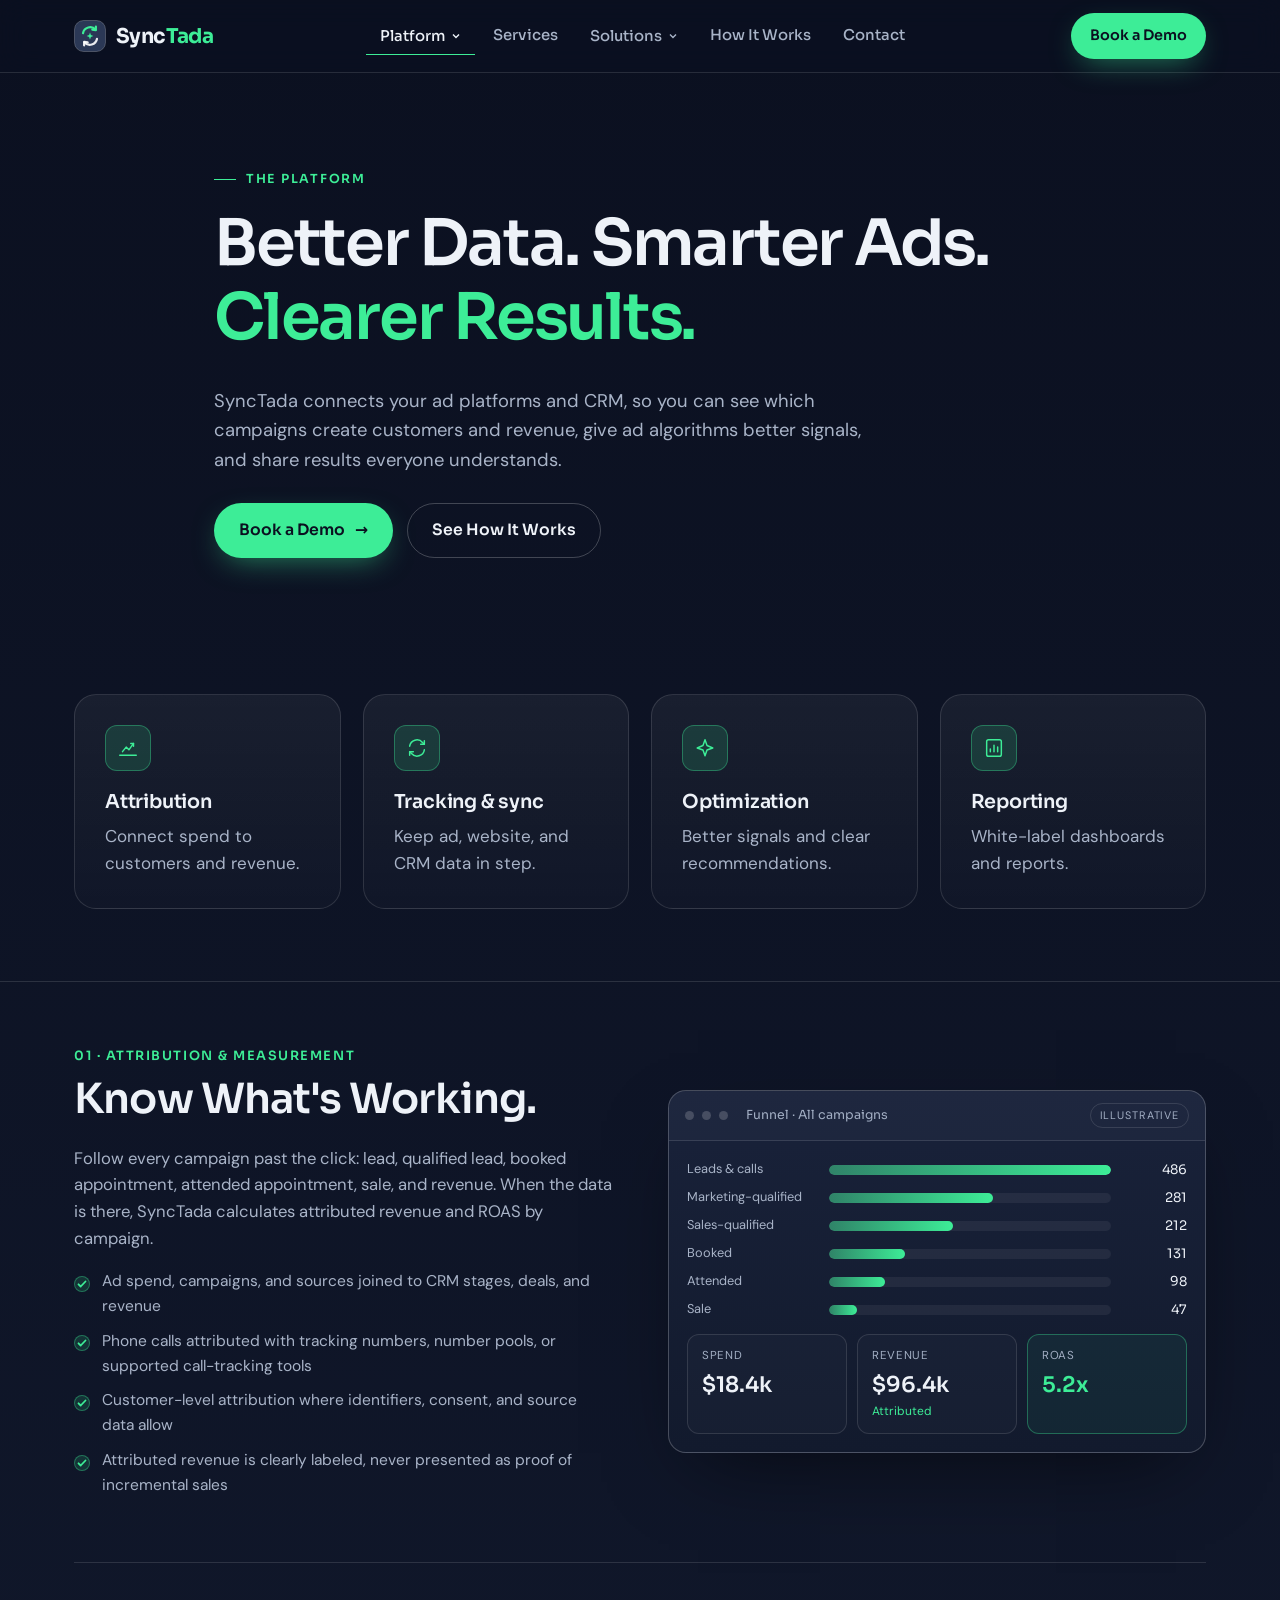
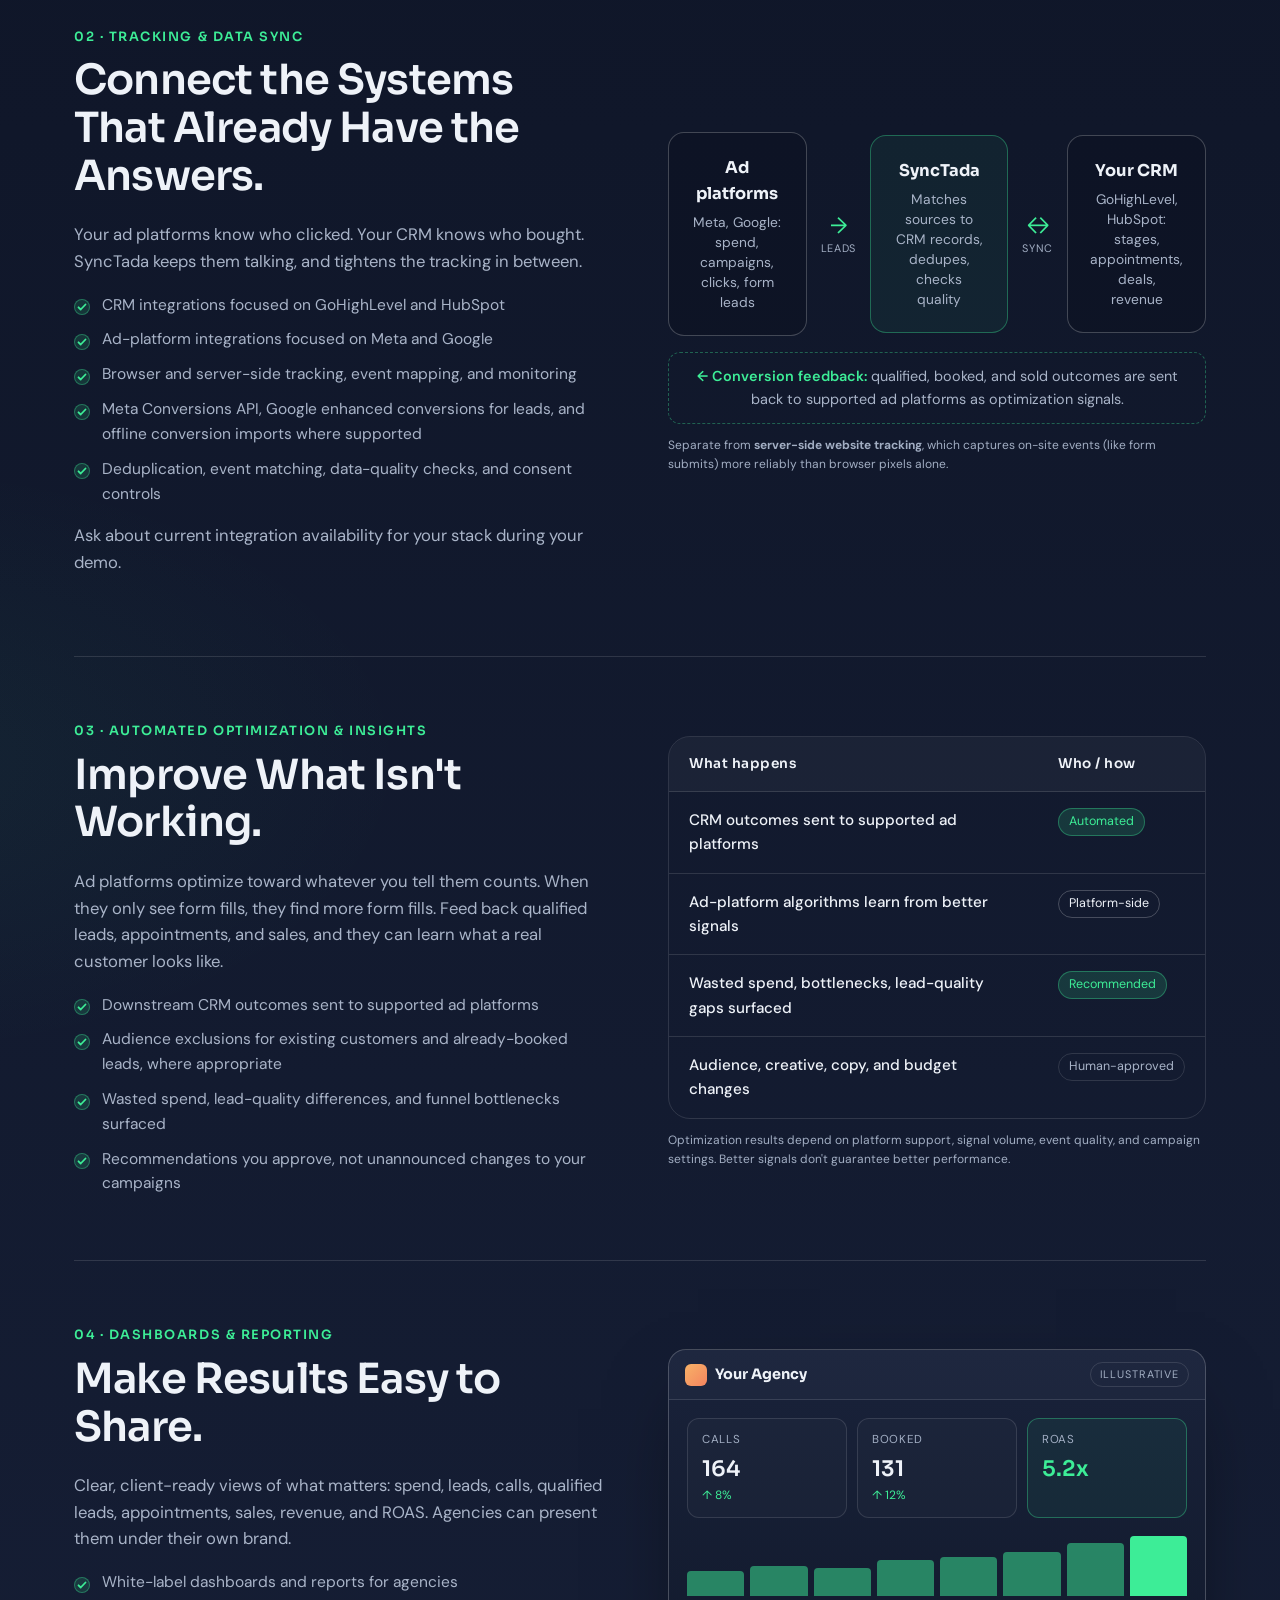
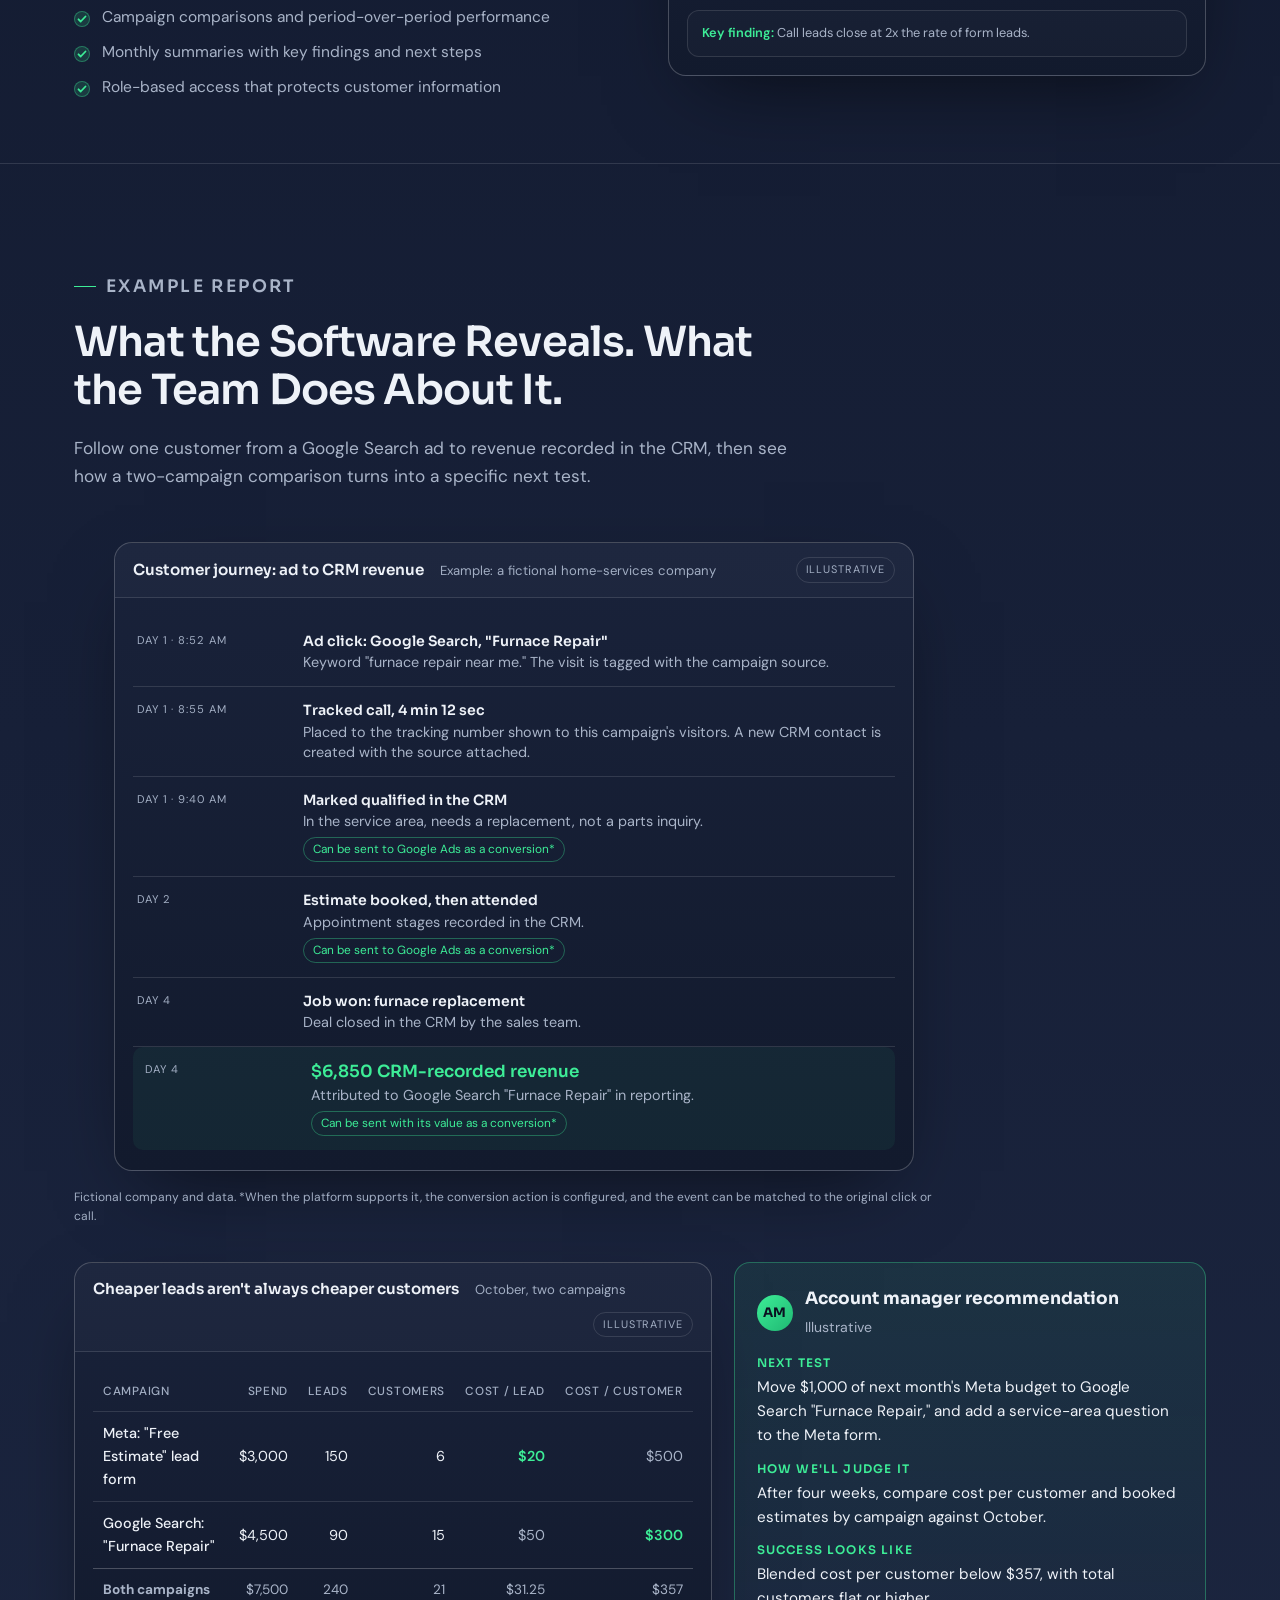
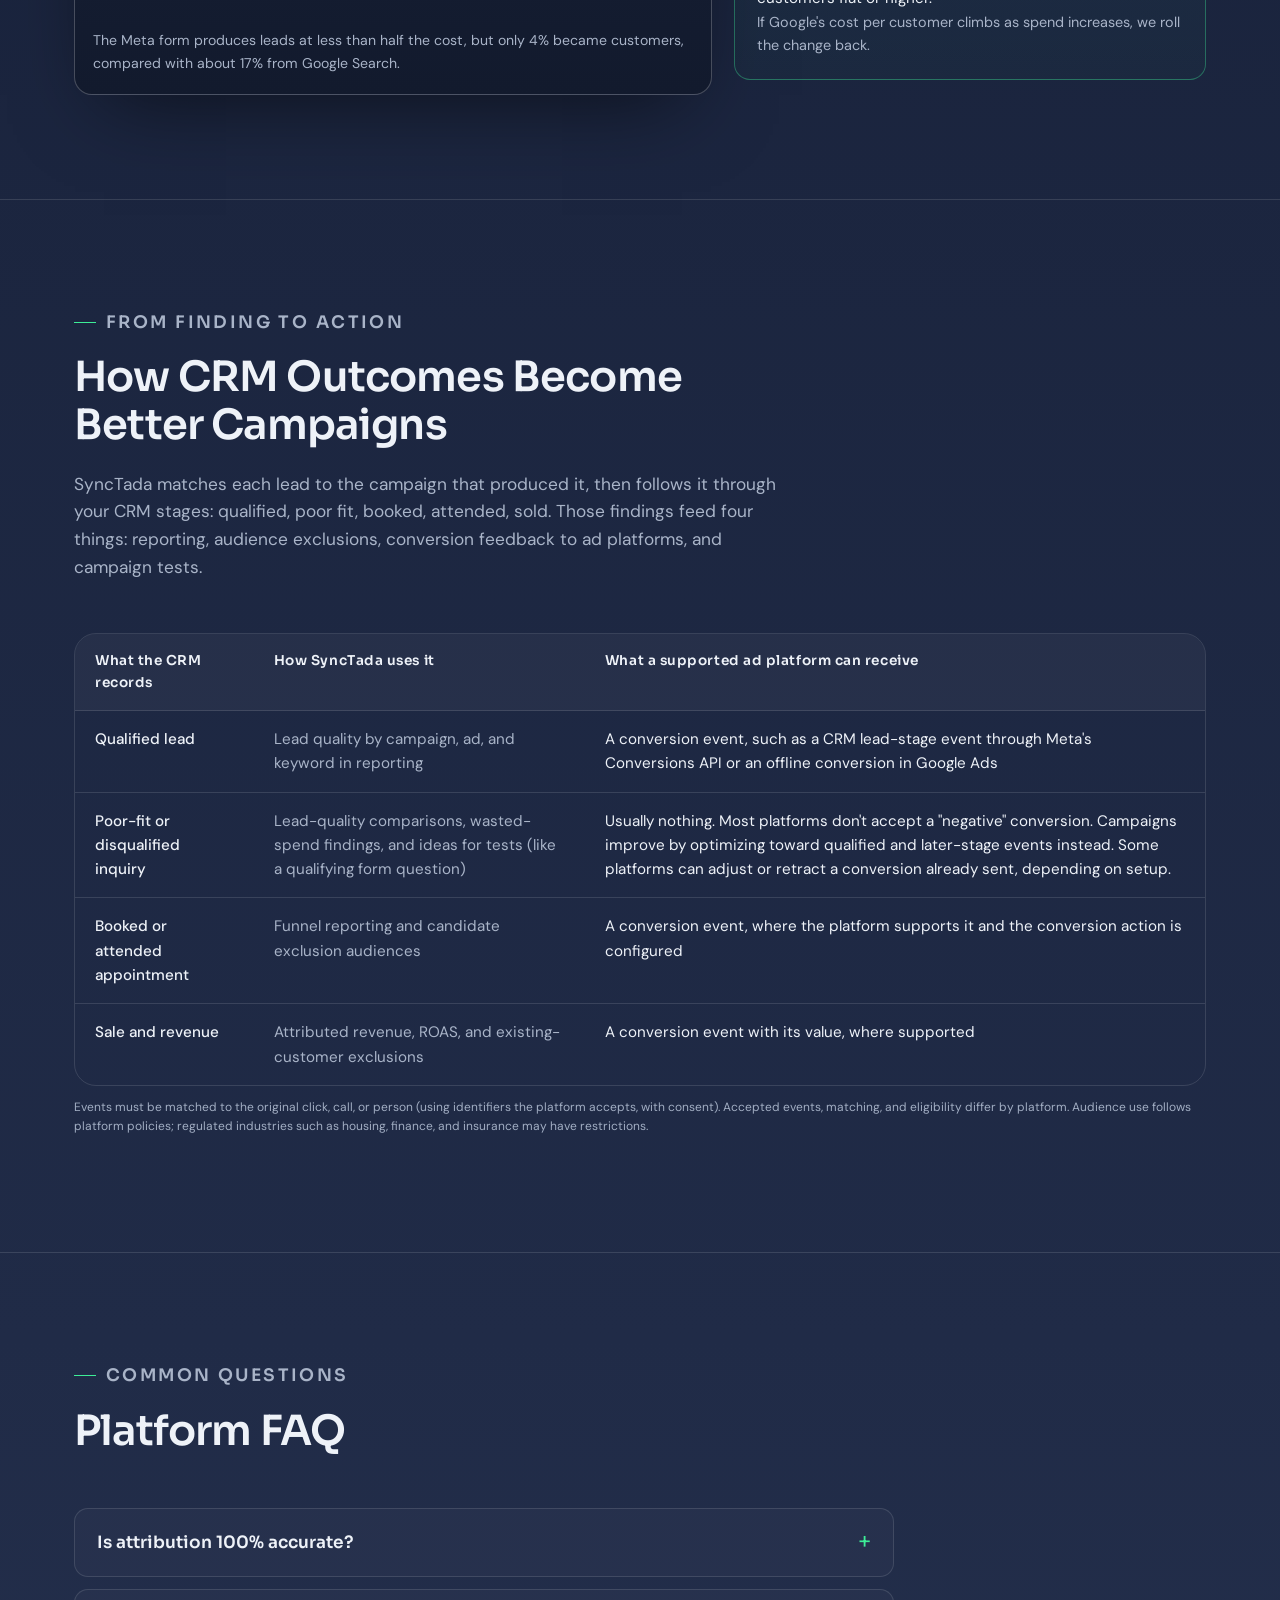
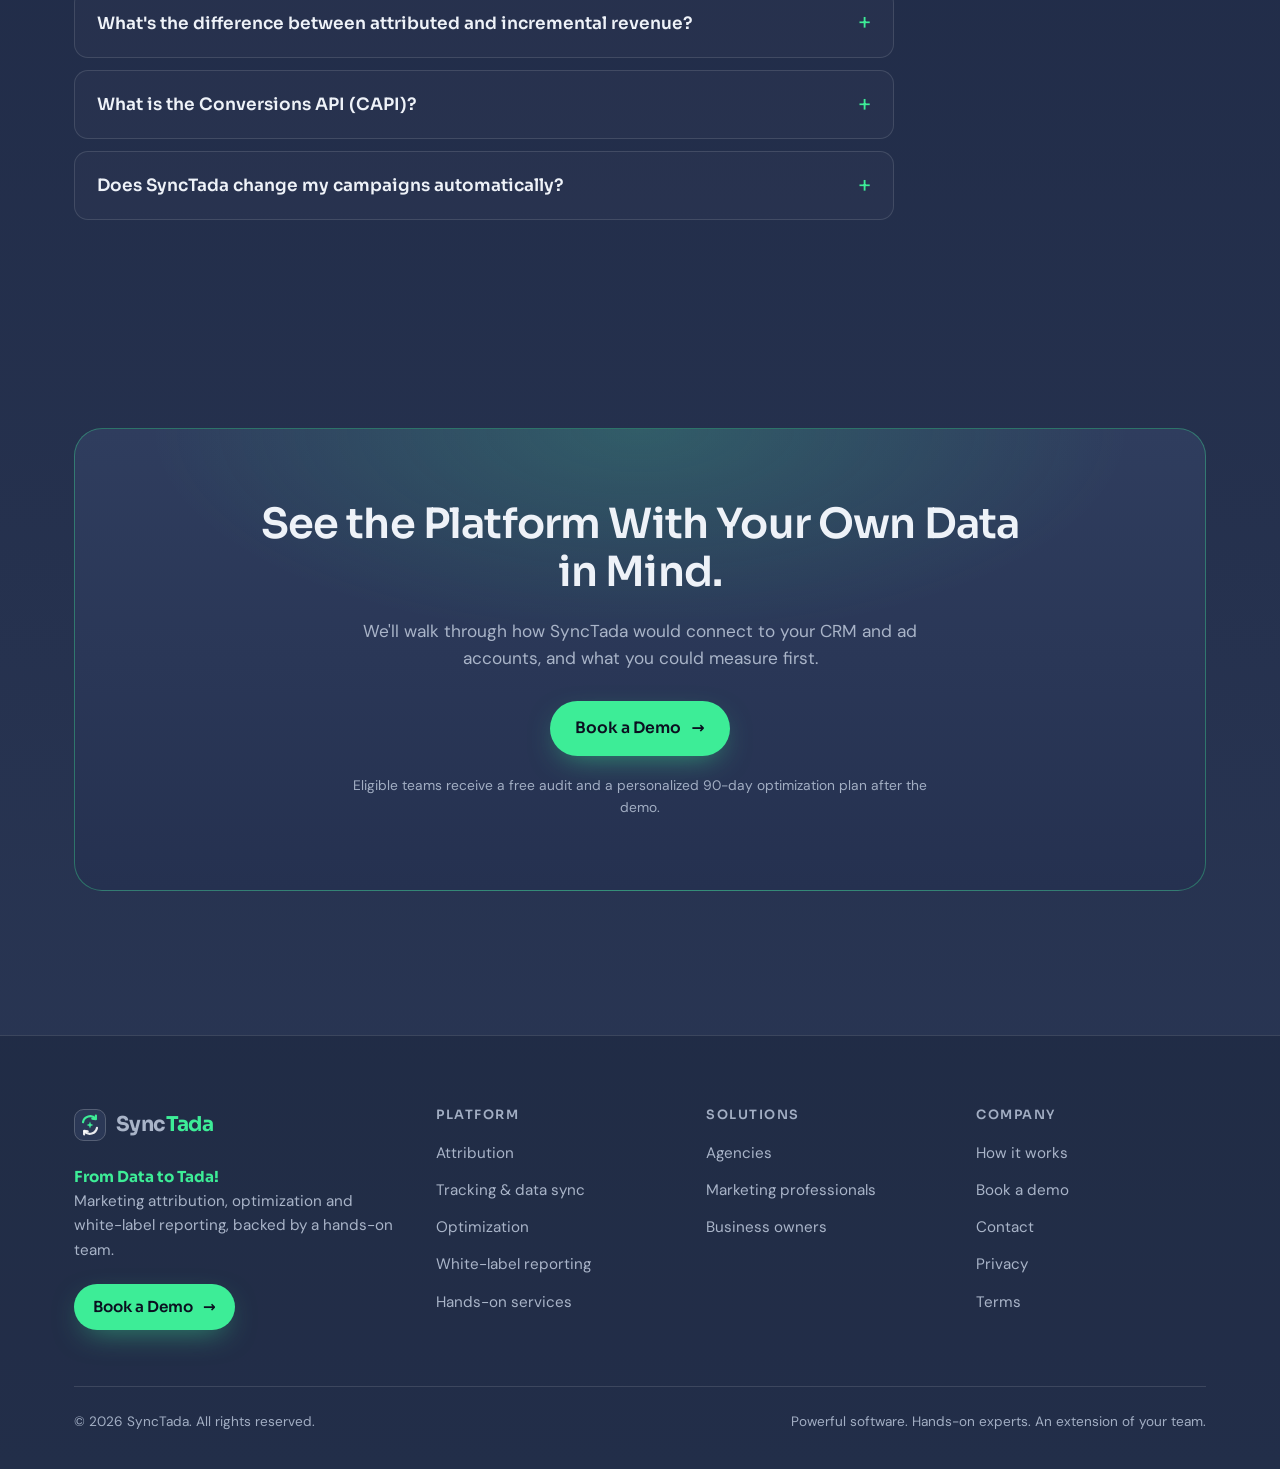
<file: platform/index.html>
<!DOCTYPE html>
<html lang="en" class="no-js">
<head>
  <meta charset="utf-8">
  <meta name="viewport" content="width=device-width, initial-scale=1">
  <title>Marketing Attribution & Optimization Platform | SyncTada</title>
  <meta name="description" content="Connect your CRM and ad platforms to attribute campaigns to customers and revenue, send better conversion signals, and share white-label reports.">
  <link rel="canonical" href="https://synctada.com/platform/">
  <meta property="og:site_name" content="SyncTada">
  <meta property="og:type" content="website">
  <meta property="og:locale" content="en_US">
  <meta property="og:title" content="Marketing Attribution & Optimization Platform | SyncTada">
  <meta property="og:description" content="Connect your CRM and ad platforms to attribute campaigns to customers and revenue, send better conversion signals, and share white-label reports.">
  <meta property="og:url" content="https://synctada.com/platform/">
  <meta property="og:image" content="https://synctada.com/assets/img/og-image.jpg">
  <meta property="og:image:width" content="1200">
  <meta property="og:image:height" content="630">
  <meta property="og:image:alt" content="SyncTada: From Data to Tada! Prove your marketing works. Make it work better.">
  <meta name="twitter:card" content="summary_large_image">
  <meta name="twitter:title" content="Marketing Attribution & Optimization Platform | SyncTada">
  <meta name="twitter:description" content="Connect your CRM and ad platforms to attribute campaigns to customers and revenue, send better conversion signals, and share white-label reports.">
  <meta name="twitter:image" content="https://synctada.com/assets/img/og-image.jpg">
  <meta name="theme-color" content="#0B1020">
  <link rel="icon" href="/assets/img/favicon.svg" type="image/svg+xml">
  <link rel="apple-touch-icon" href="/assets/img/apple-touch-icon.png">
  <link rel="preconnect" href="https://fonts.googleapis.com">
  <link rel="preconnect" href="https://fonts.gstatic.com" crossorigin>
  <link href="https://fonts.googleapis.com/css2?family=DM+Sans:opsz,wght@9..40,400;9..40,500;9..40,600&family=Sora:wght@500;600;700&display=swap" rel="stylesheet">
  <link rel="stylesheet" href="/assets/css/styles.css">
  <script type="application/ld+json">
{
  "@context": "https://schema.org",
  "@graph": [
    {
      "@type": "Organization",
      "@id": "https://synctada.com/#organization",
      "name": "SyncTada",
      "url": "https://synctada.com/",
      "logo": {
        "@type": "ImageObject",
        "url": "https://synctada.com/assets/img/logo-512.png",
        "width": 512,
        "height": 512
      },
      "slogan": "From Data to Tada!",
      "description": "Marketing attribution and optimization platform backed by a hands-on team, with white-label dashboards and reports for agencies and marketers."
    },
    {
      "@type": "WebSite",
      "@id": "https://synctada.com/#website",
      "url": "https://synctada.com/",
      "name": "SyncTada",
      "publisher": {
        "@id": "https://synctada.com/#organization"
      },
      "inLanguage": "en-US"
    },
    {
      "@type": "WebPage",
      "@id": "https://synctada.com/platform/#webpage",
      "url": "https://synctada.com/platform/",
      "name": "Marketing Attribution & Optimization Platform | SyncTada",
      "description": "Connect your CRM and ad platforms to attribute campaigns to customers and revenue, send better conversion signals, and share white-label reports.",
      "isPartOf": {
        "@id": "https://synctada.com/#website"
      },
      "inLanguage": "en-US",
      "about": {
        "@id": "https://synctada.com/#software"
      },
      "breadcrumb": {
        "@id": "https://synctada.com/platform/#breadcrumb"
      }
    },
    {
      "@type": "BreadcrumbList",
      "@id": "https://synctada.com/platform/#breadcrumb",
      "itemListElement": [
        {
          "@type": "ListItem",
          "position": 1,
          "name": "Home",
          "item": "https://synctada.com/"
        },
        {
          "@type": "ListItem",
          "position": 2,
          "name": "Platform",
          "item": "https://synctada.com/platform/"
        }
      ]
    },
    {
      "@type": "SoftwareApplication",
      "@id": "https://synctada.com/#software",
      "name": "SyncTada",
      "applicationCategory": "BusinessApplication",
      "applicationSubCategory": "Marketing attribution",
      "operatingSystem": "Web",
      "url": "https://synctada.com/platform/",
      "description": "Connects CRM and ad platforms to attribute campaigns to qualified leads, appointments, customers and revenue, sends conversion signals back to supported ad platforms, and delivers white-label dashboards and reports.",
      "featureList": [
        "Marketing attribution and ROAS reporting",
        "CRM and ad platform data sync",
        "Server-side tracking and conversion APIs",
        "Call tracking and attribution",
        "CRM conversion feedback to ad platforms",
        "White-label dashboards and reports"
      ],
      "publisher": {
        "@id": "https://synctada.com/#organization"
      }
    },
    {
      "@type": "FAQPage",
      "@id": "https://synctada.com/platform/#faq",
      "mainEntity": [
        {
          "@type": "Question",
          "name": "Is attribution 100% accurate?",
          "acceptedAnswer": {
            "@type": "Answer",
            "text": "No attribution system is. Some visitors browse across devices, decline tracking, or come back later through another channel. SyncTada improves how much you can connect and is upfront about what it can't see."
          }
        },
        {
          "@type": "Question",
          "name": "What's the difference between attributed and incremental revenue?",
          "acceptedAnswer": {
            "@type": "Answer",
            "text": "Attributed revenue is revenue from customers whose journey we can connect to a campaign. Incremental revenue is revenue that wouldn't have happened without the ad, which requires controlled testing to measure. We label the two separately."
          }
        },
        {
          "@type": "Question",
          "name": "What is the Conversions API (CAPI)?",
          "acceptedAnswer": {
            "@type": "Answer",
            "text": "It's a way to send conversion events to Meta directly from a server instead of relying only on a browser pixel. It helps with reliability and lets you send CRM outcomes, like a booked appointment, that happen after someone leaves your website. It isn't a workaround for missing consent."
          }
        },
        {
          "@type": "Question",
          "name": "Does SyncTada change my campaigns automatically?",
          "acceptedAnswer": {
            "@type": "Answer",
            "text": "The automated part is sending better conversion signals to supported ad platforms. Changes to audiences, creative, copy, or budgets are recommended and approved by you or your team."
          }
        }
      ]
    }
  ]
}
  </script>
</head>
<body>
<!-- header:start -->
<a class="skip-link" href="#main">Skip to main content</a>
<header class="site-header">
  <div class="container nav">
    <a class="brand" href="/" aria-label="SyncTada home"><svg class="brand-mark" viewBox="0 0 32 32" aria-hidden="true" focusable="false"><rect x="0.5" y="0.5" width="31" height="31" rx="9" fill="#2B3856" stroke="rgba(255,255,255,0.22)"/><path d="M9 13.2a7.2 7.2 0 0 1 12.6-3.4" fill="none" stroke="#3DED97" stroke-width="2.2" stroke-linecap="round"/><path d="M21.9 6.6l-.1 3.6-3.5-.5" fill="none" stroke="#3DED97" stroke-width="2.2" stroke-linecap="round" stroke-linejoin="round"/><path d="M23 18.8a7.2 7.2 0 0 1-12.6 3.4" fill="none" stroke="#fff" stroke-width="2.2" stroke-linecap="round" opacity=".9"/><path d="M10.1 25.4l.1-3.6 3.5.5" fill="none" stroke="#fff" stroke-width="2.2" stroke-linecap="round" stroke-linejoin="round" opacity=".9"/><path d="M16 12.6l.9 2.5 2.5.9-2.5.9-.9 2.5-.9-2.5-2.5-.9 2.5-.9z" fill="#3DED97"/></svg><span class="brand-word" aria-hidden="true">Sync<span>Tada</span></span></a>
    <nav aria-label="Main">
      <ul class="nav-links" id="nav-links">
        <li class="has-dropdown is-active">
          <button type="button" aria-expanded="false" aria-controls="dd-platform">Platform <svg class="caret" viewBox="0 0 10 10" aria-hidden="true" focusable="false"><path d="M2 3.5l3 3 3-3" fill="none" stroke="currentColor" stroke-width="1.4"/></svg></button>
          <div class="dropdown" id="dd-platform">
            <a href="/platform/" aria-current="page"><strong>Platform overview</strong><span>How the software fits together</span></a>
            <a href="/platform/#attribution"><strong>Attribution &amp; measurement</strong><span>Connect campaigns to customers and revenue</span></a>
            <a href="/platform/#tracking"><strong>Tracking &amp; data sync</strong><span>CRM, ad platforms, server-side events</span></a>
            <a href="/platform/#optimization"><strong>Optimization &amp; insights</strong><span>Better signals, smarter recommendations</span></a>
            <a href="/platform/#reporting"><strong>Dashboards &amp; reporting</strong><span>White-label, client-ready results</span></a>
          </div>
        </li>
        <li><a href="/services/">Services</a></li>
        <li class="has-dropdown">
          <button type="button" aria-expanded="false" aria-controls="dd-solutions">Solutions <svg class="caret" viewBox="0 0 10 10" aria-hidden="true" focusable="false"><path d="M2 3.5l3 3 3-3" fill="none" stroke="currentColor" stroke-width="1.4"/></svg></button>
          <div class="dropdown" id="dd-solutions">
            <a href="/solutions/agencies/"><strong>Agencies</strong><span>Prove it. Improve it. Retain them.</span></a>
            <a href="/solutions/marketers/"><strong>Marketing professionals</strong><span>In-house and independent marketers</span></a>
            <a href="/solutions/business-owners/"><strong>Business owners</strong><span>See what your marketing produces</span></a>
          </div>
        </li>
        <li><a href="/how-it-works/">How It Works</a></li>
        <li><a href="/contact/">Contact</a></li>
      </ul>
    </nav>
    <div class="nav-cta">
      <a class="btn btn-primary btn-sm" href="/book-demo/">Book a Demo</a>
      <button class="menu-toggle" type="button" aria-label="Menu" aria-expanded="false" aria-controls="nav-links">
        <svg width="20" height="20" viewBox="0 0 20 20" aria-hidden="true" focusable="false"><path d="M3 6h14M3 10h14M3 14h14" stroke="currentColor" stroke-width="1.6" stroke-linecap="round"/></svg>
      </button>
    </div>
  </div>
</header>
<!-- header:end -->

  <main id="main" tabindex="-1">

    <section class="page-hero">
      <div class="container">
        <p class="eyebrow">The platform</p>
        <h1>Better Data. Smarter Ads. <span class="mint">Clearer Results.</span></h1>
        <p class="lede">SyncTada connects your ad platforms and CRM, so you can see which campaigns create customers and revenue, give ad algorithms better signals, and share results everyone understands.</p>
        <div class="btn-row" style="margin-top:28px">
          <a class="btn btn-primary" href="/book-demo/" data-cta="page-hero">Book a Demo <span class="arrow" aria-hidden="true">&rarr;</span></a>
          <a class="btn btn-ghost" href="/how-it-works/">See How It Works</a>
        </div>
      </div>
    </section>
    <section class="section section--tight" aria-labelledby="pillars-title">
      <div class="container">
        <h2 class="sr-only" id="pillars-title">The four parts of the platform</h2>
        <div class="grid grid-4">
          <a class="card card-link reveal" href="#attribution"><div class="icon" aria-hidden="true"><svg viewBox="0 0 24 24" fill="none" stroke="currentColor" stroke-width="1.6" stroke-linecap="round" stroke-linejoin="round"><path d="M3 20h18"/><path d="M6 16l4-5 3 3 5-7"/><path d="M15 7h3v3"/></svg></div><h3>Attribution</h3><p>Connect spend to customers and revenue.</p></a>
          <a class="card card-link reveal" href="#tracking"><div class="icon" aria-hidden="true"><svg viewBox="0 0 24 24" fill="none" stroke="currentColor" stroke-width="1.6" stroke-linecap="round" stroke-linejoin="round"><path d="M4 10a8 8 0 0 1 14-4l2 2"/><path d="M20 4v4h-4"/><path d="M20 14a8 8 0 0 1-14 4l-2-2"/><path d="M4 20v-4h4"/></svg></div><h3>Tracking &amp; sync</h3><p>Keep ad, website, and CRM data in step.</p></a>
          <a class="card card-link reveal" href="#optimization"><div class="icon" aria-hidden="true"><svg viewBox="0 0 24 24" fill="none" stroke="currentColor" stroke-width="1.6" stroke-linecap="round" stroke-linejoin="round"><path d="M12 3l2.2 6.3L20.5 12l-6.3 2.2L12 20.5l-2.2-6.3L3.5 12l6.3-2.7z"/></svg></div><h3>Optimization</h3><p>Better signals and clear recommendations.</p></a>
          <a class="card card-link reveal" href="#reporting"><div class="icon" aria-hidden="true"><svg viewBox="0 0 24 24" fill="none" stroke="currentColor" stroke-width="1.6" stroke-linecap="round" stroke-linejoin="round"><rect x="4" y="3" width="16" height="18" rx="2"/><path d="M8 16v-3M12 16V9M16 16v-5"/></svg></div><h3>Reporting</h3><p>White-label dashboards and reports.</p></a>
        </div>
      </div>
    </section>

    <section class="section--line">
      <div class="container">
        <div class="pillar" id="attribution">
          <div>
            <p class="pillar-num">01 · Attribution &amp; measurement</p>
            <h2>Know What's Working.</h2>
            <p class="muted">Follow every campaign past the click: lead, qualified lead, booked appointment, attended appointment, sale, and revenue. When the data is there, SyncTada calculates attributed revenue and ROAS by campaign.</p>
            <ul class="ticks "><li>Ad spend, campaigns, and sources joined to CRM stages, deals, and revenue</li><li>Phone calls attributed with tracking numbers, number pools, or supported call-tracking tools</li><li>Customer-level attribution where identifiers, consent, and source data allow</li><li>Attributed revenue is clearly labeled, never presented as proof of incremental sales</li></ul>
          </div>
          
<div class="mock reveal" role="img" aria-label="Illustrative lead-to-sale funnel">
  <div class="mock-bar"><span class="mock-dot"></span><span class="mock-dot"></span><span class="mock-dot"></span><span class="mock-title">Funnel · All campaigns</span><span class="mock-tag">Illustrative</span></div>
  <div class="mock-body">
    <div class="funnel">
      <div class="funnel-row"><span class="f-label">Leads &amp; calls</span><div class="f-track"><div class="f-fill" data-w="100"></div></div><span class="f-num">486</span></div>
      <div class="funnel-row"><span class="f-label">Marketing-qualified</span><div class="f-track"><div class="f-fill" data-w="58"></div></div><span class="f-num">281</span></div>
      <div class="funnel-row"><span class="f-label">Sales-qualified</span><div class="f-track"><div class="f-fill" data-w="44"></div></div><span class="f-num">212</span></div>
      <div class="funnel-row"><span class="f-label">Booked</span><div class="f-track"><div class="f-fill" data-w="27"></div></div><span class="f-num">131</span></div>
      <div class="funnel-row"><span class="f-label">Attended</span><div class="f-track"><div class="f-fill" data-w="20"></div></div><span class="f-num">98</span></div>
      <div class="funnel-row"><span class="f-label">Sale</span><div class="f-track"><div class="f-fill" data-w="10"></div></div><span class="f-num">47</span></div>
    </div>
    <div class="kpis">
      <div class="kpi"><div class="label">Spend</div><div class="value">$18.4k</div></div>
      <div class="kpi"><div class="label">Revenue</div><div class="value">$96.4k</div><div class="delta">Attributed</div></div>
      <div class="kpi hl"><div class="label">ROAS</div><div class="value">5.2x</div></div>
    </div>
  </div>
</div>
        </div>

        <div class="pillar" id="tracking">
          <div>
            <p class="pillar-num">02 · Tracking &amp; data sync</p>
            <h2>Connect the Systems That Already Have the Answers.</h2>
            <p class="muted">Your ad platforms know who clicked. Your CRM knows who bought. SyncTada keeps them talking, and tightens the tracking in between.</p>
            <ul class="ticks "><li>CRM integrations focused on GoHighLevel and HubSpot</li><li>Ad-platform integrations focused on Meta and Google</li><li>Browser and server-side tracking, event mapping, and monitoring</li><li>Meta Conversions API, Google enhanced conversions for leads, and offline conversion imports where supported</li><li>Deduplication, event matching, data-quality checks, and consent controls</li></ul>
            <p class="small muted" style="margin-top:16px">Ask about current integration availability for your stack during your demo.</p>
          </div>
          
<div class="reveal">
  <div class="flow">
    <div class="flow-box"><strong>Ad platforms</strong><span>Meta, Google: spend, campaigns, clicks, form leads</span></div>
    <div class="flow-arrow" aria-hidden="true">&rarr;<small>Leads</small></div>
    <div class="flow-box mint"><strong>SyncTada</strong><span>Matches sources to CRM records, dedupes, checks quality</span></div>
    <div class="flow-arrow" aria-hidden="true">&harr;<small>Sync</small></div>
    <div class="flow-box"><strong>Your CRM</strong><span>GoHighLevel, HubSpot: stages, appointments, deals, revenue</span></div>
  </div>
  <div class="flow-return"><b>&larr; Conversion feedback:</b> qualified, booked, and sold outcomes are sent back to supported ad platforms as optimization signals.</div>
  <p class="illustrative" style="text-align:left">Separate from <strong>server-side website tracking</strong>, which captures on-site events (like form submits) more reliably than browser pixels alone.</p>
</div>
        </div>

        <div class="pillar" id="optimization">
          <div>
            <p class="pillar-num">03 · Automated optimization &amp; insights</p>
            <h2>Improve What Isn't Working.</h2>
            <p class="muted">Ad platforms optimize toward whatever you tell them counts. When they only see form fills, they find more form fills. Feed back qualified leads, appointments, and sales, and they can learn what a real customer looks like.</p>
            <ul class="ticks "><li>Downstream CRM outcomes sent to supported ad platforms</li><li>Audience exclusions for existing customers and already-booked leads, where appropriate</li><li>Wasted spend, lead-quality differences, and funnel bottlenecks surfaced</li><li>Recommendations you approve, not unannounced changes to your campaigns</li></ul>
          </div>
          <div>
            
<div tabindex="0" role="region" aria-label="What is automated vs. recommended table" class="table-wrap reveal">
<table class="resp">
  <caption class="sr-only">What SyncTada automates, recommends, or leaves for human approval</caption>
  <thead><tr><th scope="col">What happens</th><th scope="col">Who / how</th></tr></thead>
  <tbody>
    <tr><td>CRM outcomes sent to supported ad platforms</td><td><span class="who st">Automated</span></td></tr>
    <tr><td>Ad-platform algorithms learn from better signals</td><td><span class="who sh">Platform-side</span></td></tr>
    <tr><td>Wasted spend, bottlenecks, lead-quality gaps surfaced</td><td><span class="who st">Recommended</span></td></tr>
    <tr><td>Audience, creative, copy, and budget changes</td><td><span class="who">Human-approved</span></td></tr>
  </tbody>
</table>
</div>
            <p class="illustrative" style="text-align:left">Optimization results depend on platform support, signal volume, event quality, and campaign settings. Better signals don't guarantee better performance.</p>
          </div>
        </div>

        <div class="pillar" id="reporting">
          <div>
            <p class="pillar-num">04 · Dashboards &amp; reporting</p>
            <h2>Make Results Easy to Share.</h2>
            <p class="muted">Clear, client-ready views of what matters: spend, leads, calls, qualified leads, appointments, sales, revenue, and ROAS. Agencies can present them under their own brand.</p>
            <ul class="ticks "><li>White-label dashboards and reports for agencies</li><li>Campaign comparisons and period-over-period performance</li><li>Monthly summaries with key findings and next steps</li><li>Role-based access that protects customer information</li></ul>
          </div>
          
<div class="mock reveal" role="img" aria-label="Illustrative white-label client dashboard">
  <div class="mock-bar"><div class="wl-brand"><span class="wl-logo"></span>Your Agency</div><span class="mock-tag">Illustrative</span></div>
  <div class="mock-body">
    <div class="kpis">
      <div class="kpi"><div class="label">Calls</div><div class="value">164</div><div class="delta">&uarr; 8%</div></div>
      <div class="kpi"><div class="label">Booked</div><div class="value">131</div><div class="delta">&uarr; 12%</div></div>
      <div class="kpi hl"><div class="label">ROAS</div><div class="value">5.2x</div></div>
    </div>
    <div class="report-bars" aria-hidden="true"><b style="height:40%"></b><b style="height:48%"></b><b style="height:45%"></b><b style="height:57%"></b><b style="height:62%"></b><b style="height:70%"></b><b style="height:83%"></b><b style="height:95%"></b></div>
    <div class="kpi" style="font-size:.8rem"><span class="mint" style="font-weight:600">Key finding:</span> <span class="muted">Call leads close at 2x the rate of form leads.</span></div>
  </div>
</div>
        </div>
      </div>
    </section>

    <section class="section section--line" id="example">
      <div class="container">
        <div class="section-head"><p class="eyebrow">Example report</p><h2>What the Software Reveals. What the Team Does About It.</h2><p>Follow one customer from a Google Search ad to revenue recorded in the CRM, then see how a two-campaign comparison turns into a specific next test.</p></div>
        <div style="max-width:880px">
<figure class="report reveal" aria-labelledby="journey-detail-cap">
  <div class="report-head">
    <span class="r-title" id="journey-detail-cap">Customer journey: ad to CRM revenue</span>
    <span class="r-sub">Example: a fictional home-services company</span>
    <span class="mock-tag">Illustrative</span>
  </div>
  <div class="report-body">
    <ol class="journey journey--detail">
      <li><span class="j-step">Day 1 · 8:52 AM</span><div><strong>Ad click: Google Search, "Furnace Repair"</strong><span class="j-meta">Keyword "furnace repair near me." The visit is tagged with the campaign source.</span></div></li>
      <li><span class="j-step">Day 1 · 8:55 AM</span><div><strong>Tracked call, 4 min 12 sec</strong><span class="j-meta">Placed to the tracking number shown to this campaign's visitors. A new CRM contact is created with the source attached.</span></div></li>
      <li><span class="j-step">Day 1 · 9:40 AM</span><div><strong>Marked qualified in the CRM</strong><span class="j-meta">In the service area, needs a replacement, not a parts inquiry.</span><span class="j-signal">Can be sent to Google Ads as a conversion*</span></div></li>
      <li><span class="j-step">Day 2</span><div><strong>Estimate booked, then attended</strong><span class="j-meta">Appointment stages recorded in the CRM.</span><span class="j-signal">Can be sent to Google Ads as a conversion*</span></div></li>
      <li><span class="j-step">Day 4</span><div><strong>Job won: furnace replacement</strong><span class="j-meta">Deal closed in the CRM by the sales team.</span></div></li>
      <li class="j-win"><span class="j-step">Day 4</span><div><strong>$6,850 CRM-recorded revenue</strong><span class="j-meta">Attributed to Google Search "Furnace Repair" in reporting.</span><span class="j-signal">Can be sent with its value as a conversion*</span></div></li>
    </ol>
  </div>
</figure>
<p class="illustrative" style="text-align:left">Fictional company and data. *When the platform supports it, the conversion action is configured, and the event can be matched to the original click or call.</p></div>
        <div class="example-grid" style="margin-top:36px">
          
<div class="report reveal">
  <div class="report-head">
    <span class="r-title">Cheaper leads aren't always cheaper customers</span>
    <span class="r-sub">October, two campaigns</span>
    <span class="mock-tag">Illustrative</span>
  </div>
  <div class="report-body">
    <div tabindex="0" role="region" aria-label="Campaign comparison table" class="table-wrap">
    <table class="compare">
      <caption class="sr-only">Illustrative two-campaign comparison: spend, leads, customers, cost per lead, and cost per customer</caption>
      <thead><tr><th scope="col">Campaign</th><th scope="col">Spend</th><th scope="col">Leads</th><th scope="col">Customers</th><th scope="col">Cost / lead</th><th scope="col">Cost / customer</th></tr></thead>
      <tbody>
        <tr><th scope="row">Meta: "Free Estimate" lead form</th><td>$3,000</td><td>150</td><td>6</td><td class="best">$20</td><td class="worse">$500</td></tr>
        <tr><th scope="row">Google Search: "Furnace Repair"</th><td>$4,500</td><td>90</td><td>15</td><td class="worse">$50</td><td class="best">$300</td></tr>
      </tbody>
      <tfoot><tr><th scope="row">Both campaigns</th><td>$7,500</td><td>240</td><td>21</td><td>$31.25</td><td>$357</td></tr></tfoot>
    </table>
    </div>
    <p class="small muted" style="margin:0">The Meta form produces leads at less than half the cost, but only 4% became customers, compared with about 17% from Google Search.</p>
  </div>
</div>
          
<aside class="am-card reveal" aria-labelledby="am-title">
  <div class="am-who"><span class="avatar" aria-hidden="true">AM</span><div><strong id="am-title" style="font-family:var(--font-head)">Account manager recommendation</strong><br><span class="small muted">Illustrative</span></div></div>
  <dl>
    <div><dt>Next test</dt><dd>Move $1,000 of next month's Meta budget to Google Search "Furnace Repair," and add a service-area question to the Meta form.</dd></div>
    <div><dt>How we'll judge it</dt><dd>After four weeks, compare cost per customer and booked estimates by campaign against October.</dd></div>
    <div><dt>Success looks like</dt><dd>Blended cost per customer below $357, with total customers flat or higher.<span class="muted" style="display:block">If Google's cost per customer climbs as spend increases, we roll the change back.</span></dd></div>
  </dl>
</aside>
        </div>
      </div>
    </section>

    <section class="section section--line">
      <div class="container">
        <div class="section-head"><p class="eyebrow">From finding to action</p><h2>How CRM Outcomes Become Better Campaigns</h2><p>SyncTada matches each lead to the campaign that produced it, then follows it through your CRM stages: qualified, poor fit, booked, attended, sold. Those findings feed four things: reporting, audience exclusions, conversion feedback to ad platforms, and campaign tests.</p></div>
        
<div tabindex="0" role="region" aria-label="CRM outcomes and ad platform events table" class="table-wrap reveal">
<table class="resp signals">
  <caption class="sr-only">How SyncTada uses each CRM outcome, and what a supported ad platform can receive</caption>
  <thead><tr><th scope="col">What the CRM records</th><th scope="col">How SyncTada uses it</th><th scope="col">What a supported ad platform can receive</th></tr></thead>
  <tbody>
    <tr><td>Qualified lead</td><td>Lead quality by campaign, ad, and keyword in reporting</td><td>A conversion event, such as a CRM lead-stage event through Meta's Conversions API or an offline conversion in Google Ads</td></tr>
    <tr><td>Poor-fit or disqualified inquiry</td><td>Lead-quality comparisons, wasted-spend findings, and ideas for tests (like a qualifying form question)</td><td>Usually nothing. Most platforms don't accept a "negative" conversion. Campaigns improve by optimizing toward qualified and later-stage events instead. Some platforms can adjust or retract a conversion already sent, depending on setup.</td></tr>
    <tr><td>Booked or attended appointment</td><td>Funnel reporting and candidate exclusion audiences</td><td>A conversion event, where the platform supports it and the conversion action is configured</td></tr>
    <tr><td>Sale and revenue</td><td>Attributed revenue, ROAS, and existing-customer exclusions</td><td>A conversion event with its value, where supported</td></tr>
  </tbody>
</table>
</div>
<p class="illustrative" style="text-align:left">Events must be matched to the original click, call, or person (using identifiers the platform accepts, with consent). Accepted events, matching, and eligibility differ by platform. Audience use follows platform policies; regulated industries such as housing, finance, and insurance may have restrictions.</p>
      </div>
    </section>

    <section class="section section--line">
      <div class="container">
        <div class="section-head"><p class="eyebrow">Common questions</p><h2>Platform FAQ</h2></div>
        <div class="faq"><details><summary>Is attribution 100% accurate?</summary><div class="answer"><p>No attribution system is. Some visitors browse across devices, decline tracking, or come back later through another channel. SyncTada improves how much you can connect and is upfront about what it can't see.</p></div></details><details><summary>What's the difference between attributed and incremental revenue?</summary><div class="answer"><p>Attributed revenue is revenue from customers whose journey we can connect to a campaign. Incremental revenue is revenue that wouldn't have happened without the ad, which requires controlled testing to measure. We label the two separately.</p></div></details><details><summary>What is the Conversions API (CAPI)?</summary><div class="answer"><p>It's a way to send conversion events to Meta directly from a server instead of relying only on a browser pixel. It helps with reliability and lets you send CRM outcomes, like a booked appointment, that happen after someone leaves your website. It isn't a workaround for missing consent.</p></div></details><details><summary>Does SyncTada change my campaigns automatically?</summary><div class="answer"><p>The automated part is sending better conversion signals to supported ad platforms. Changes to audiences, creative, copy, or budgets are recommended and approved by you or your team.</p></div></details></div>
      </div>
    </section>

    <section class="section">
      <div class="container">
        <div class="cta-band reveal">
          <h2>See the Platform With Your Own Data in Mind.</h2>
          <p>We'll walk through how SyncTada would connect to your CRM and ad accounts, and what you could measure first.</p>
          <div class="btn-row"><a class="btn btn-primary" href="/book-demo/" data-cta="final">Book a Demo <span class="arrow" aria-hidden="true">&rarr;</span></a></div>
          <p class="fine">Eligible teams receive a free audit and a personalized 90-day optimization plan after the demo.</p>
        </div>
      </div>
    </section>
  </main>

<!-- footer:start -->
<footer class="site-footer">
  <div class="container">
    <div class="footer-grid">
      <div>
        <a class="brand" href="/" aria-label="SyncTada home"><svg class="brand-mark" viewBox="0 0 32 32" aria-hidden="true" focusable="false"><rect x="0.5" y="0.5" width="31" height="31" rx="9" fill="#2B3856" stroke="rgba(255,255,255,0.22)"/><path d="M9 13.2a7.2 7.2 0 0 1 12.6-3.4" fill="none" stroke="#3DED97" stroke-width="2.2" stroke-linecap="round"/><path d="M21.9 6.6l-.1 3.6-3.5-.5" fill="none" stroke="#3DED97" stroke-width="2.2" stroke-linecap="round" stroke-linejoin="round"/><path d="M23 18.8a7.2 7.2 0 0 1-12.6 3.4" fill="none" stroke="#fff" stroke-width="2.2" stroke-linecap="round" opacity=".9"/><path d="M10.1 25.4l.1-3.6 3.5.5" fill="none" stroke="#fff" stroke-width="2.2" stroke-linecap="round" stroke-linejoin="round" opacity=".9"/><path d="M16 12.6l.9 2.5 2.5.9-2.5.9-.9 2.5-.9-2.5-2.5-.9 2.5-.9z" fill="#3DED97"/></svg><span class="brand-word" aria-hidden="true">Sync<span>Tada</span></span></a>
        <p class="footer-tag"><strong>From Data to Tada!</strong><br>Marketing attribution, optimization and white-label reporting, backed by a hands-on team.</p>
        <a class="btn btn-primary btn-sm" href="/book-demo/">Book a Demo <span class="arrow" aria-hidden="true">&rarr;</span></a>
      </div>
      <nav aria-labelledby="ft-platform">
        <h2 class="footer-title" id="ft-platform">Platform</h2>
        <ul>
          <li><a href="/platform/#attribution">Attribution</a></li>
          <li><a href="/platform/#tracking">Tracking &amp; data sync</a></li>
          <li><a href="/platform/#optimization">Optimization</a></li>
          <li><a href="/platform/#reporting">White-label reporting</a></li>
          <li><a href="/services/">Hands-on services</a></li>
        </ul>
      </nav>
      <nav aria-labelledby="ft-solutions">
        <h2 class="footer-title" id="ft-solutions">Solutions</h2>
        <ul>
          <li><a href="/solutions/agencies/">Agencies</a></li>
          <li><a href="/solutions/marketers/">Marketing professionals</a></li>
          <li><a href="/solutions/business-owners/">Business owners</a></li>
        </ul>
      </nav>
      <nav aria-labelledby="ft-company">
        <h2 class="footer-title" id="ft-company">Company</h2>
        <ul>
          <li><a href="/how-it-works/">How it works</a></li>
          <li><a href="/book-demo/">Book a demo</a></li>
          <li><a href="/contact/">Contact</a></li>
          <li><a href="/privacy/">Privacy</a></li>
          <li><a href="/terms/">Terms</a></li>
        </ul>
      </nav>
    </div>
    <div class="footer-bottom">
      <p>&copy; <span data-year>2026</span> SyncTada. All rights reserved.</p>
      <p>Powerful software. Hands-on experts. An extension of your team.</p>
    </div>
  </div>
</footer>
<!-- footer:end -->
  <script src="/assets/js/main.js"></script>
</body>
</html>
</file>
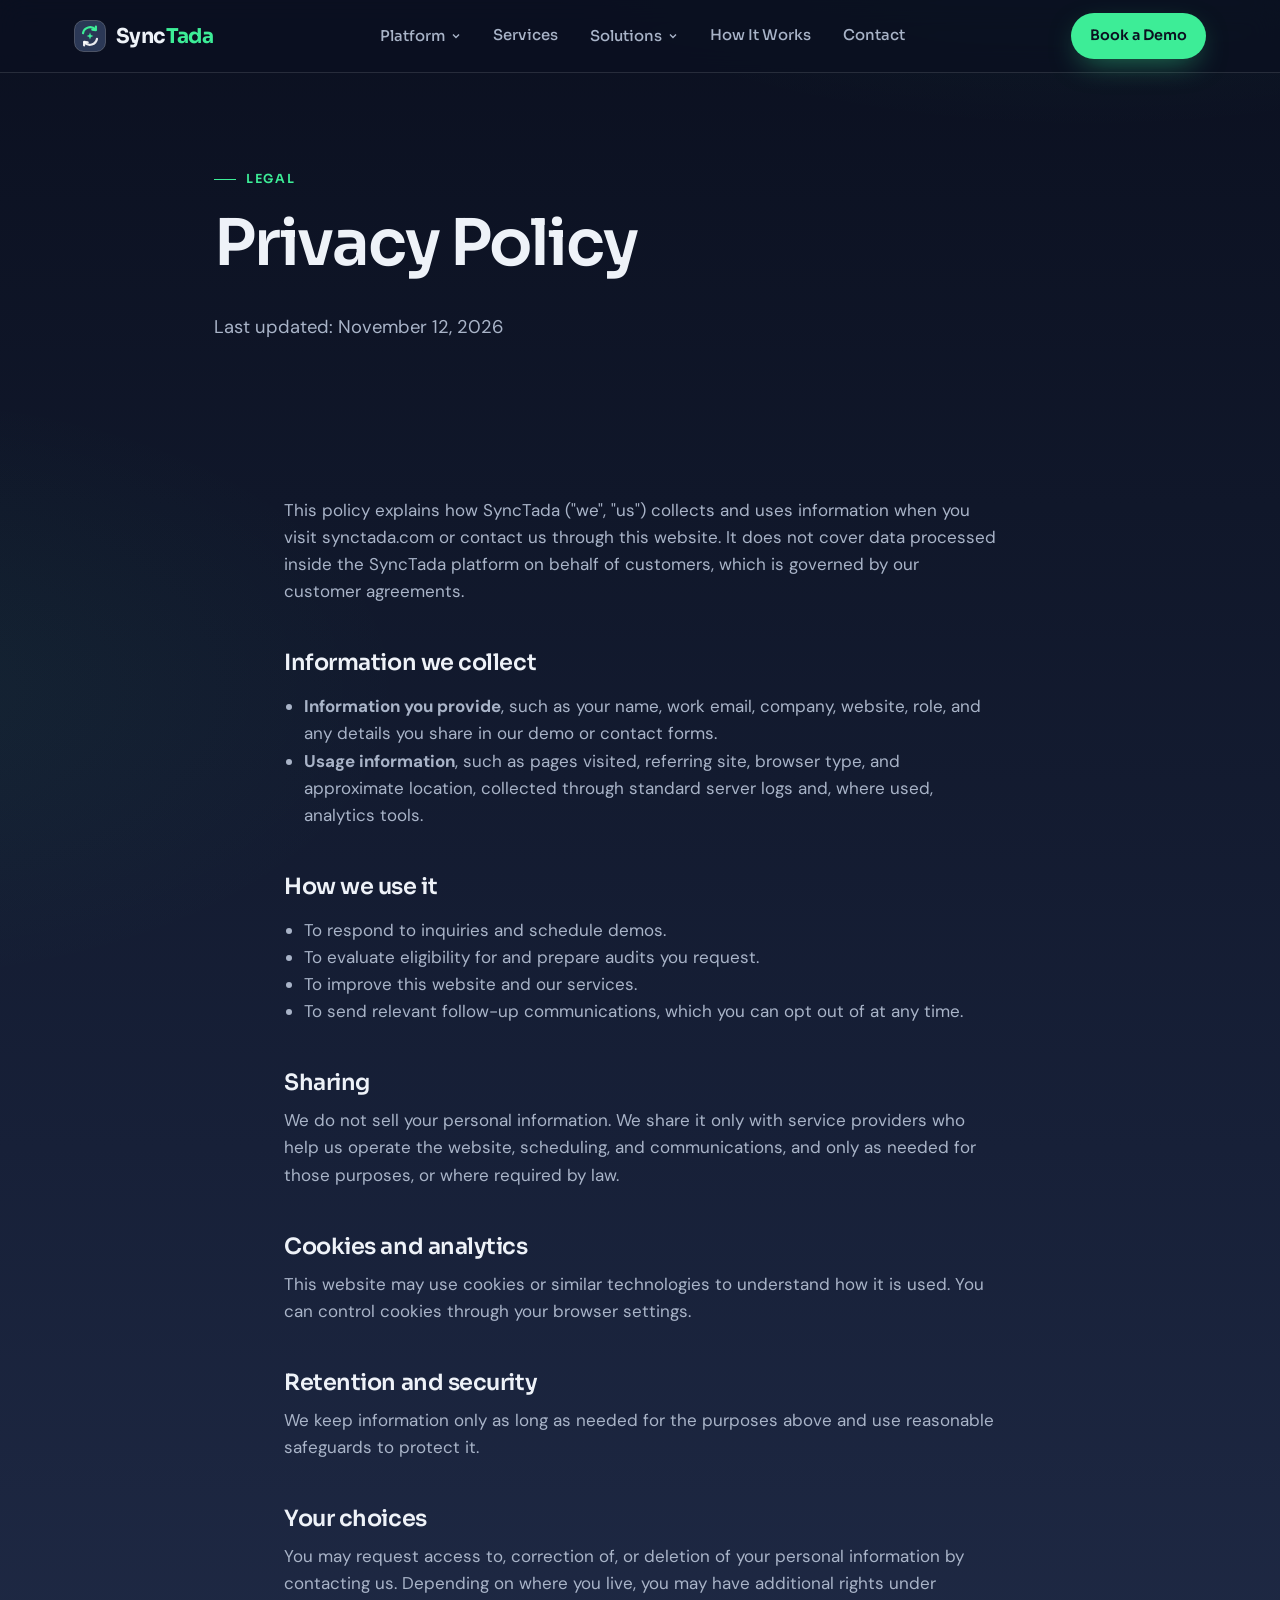
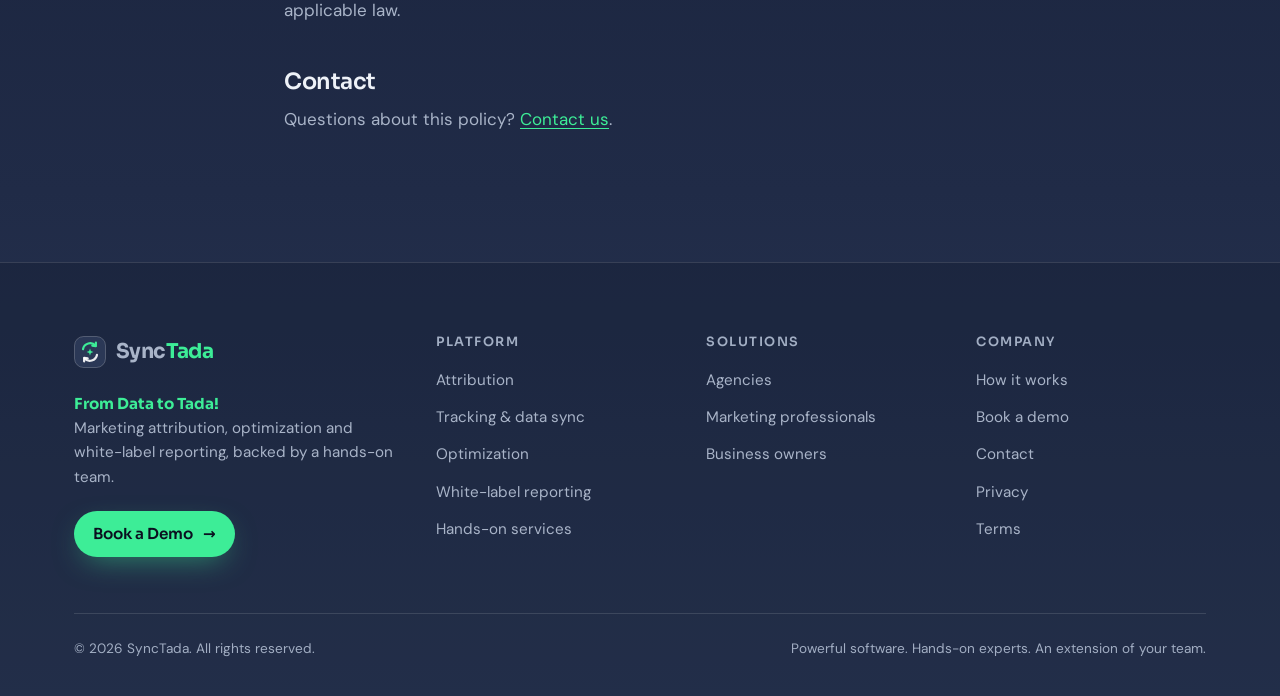
<file: privacy/index.html>
<!DOCTYPE html>
<html lang="en" class="no-js">
<head>
  <meta charset="utf-8">
  <meta name="viewport" content="width=device-width, initial-scale=1">
  <title>Privacy Policy | SyncTada</title>
  <meta name="description" content="How SyncTada collects, uses, and protects information you share through synctada.com, including demo and contact form submissions.">
  <link rel="canonical" href="https://synctada.com/privacy/">
  <meta property="og:site_name" content="SyncTada">
  <meta property="og:type" content="website">
  <meta property="og:locale" content="en_US">
  <meta property="og:title" content="Privacy Policy | SyncTada">
  <meta property="og:description" content="How SyncTada collects, uses, and protects information you share through synctada.com, including demo and contact form submissions.">
  <meta property="og:url" content="https://synctada.com/privacy/">
  <meta property="og:image" content="https://synctada.com/assets/img/og-image.jpg">
  <meta property="og:image:width" content="1200">
  <meta property="og:image:height" content="630">
  <meta property="og:image:alt" content="SyncTada: From Data to Tada! Prove your marketing works. Make it work better.">
  <meta name="twitter:card" content="summary_large_image">
  <meta name="twitter:title" content="Privacy Policy | SyncTada">
  <meta name="twitter:description" content="How SyncTada collects, uses, and protects information you share through synctada.com, including demo and contact form submissions.">
  <meta name="twitter:image" content="https://synctada.com/assets/img/og-image.jpg">
  <meta name="theme-color" content="#0B1020">
  <link rel="icon" href="/assets/img/favicon.svg" type="image/svg+xml">
  <link rel="apple-touch-icon" href="/assets/img/apple-touch-icon.png">
  <link rel="preconnect" href="https://fonts.googleapis.com">
  <link rel="preconnect" href="https://fonts.gstatic.com" crossorigin>
  <link href="https://fonts.googleapis.com/css2?family=DM+Sans:opsz,wght@9..40,400;9..40,500;9..40,600&family=Sora:wght@500;600;700&display=swap" rel="stylesheet">
  <link rel="stylesheet" href="/assets/css/styles.css">
  <script type="application/ld+json">
{
  "@context": "https://schema.org",
  "@graph": [
    {
      "@type": "Organization",
      "@id": "https://synctada.com/#organization",
      "name": "SyncTada",
      "url": "https://synctada.com/",
      "logo": {
        "@type": "ImageObject",
        "url": "https://synctada.com/assets/img/logo-512.png",
        "width": 512,
        "height": 512
      },
      "slogan": "From Data to Tada!",
      "description": "Marketing attribution and optimization platform backed by a hands-on team, with white-label dashboards and reports for agencies and marketers."
    },
    {
      "@type": "WebSite",
      "@id": "https://synctada.com/#website",
      "url": "https://synctada.com/",
      "name": "SyncTada",
      "publisher": {
        "@id": "https://synctada.com/#organization"
      },
      "inLanguage": "en-US"
    },
    {
      "@type": "WebPage",
      "@id": "https://synctada.com/privacy/#webpage",
      "url": "https://synctada.com/privacy/",
      "name": "Privacy Policy | SyncTada",
      "description": "How SyncTada collects, uses, and protects information you share through synctada.com, including demo and contact form submissions.",
      "isPartOf": {
        "@id": "https://synctada.com/#website"
      },
      "inLanguage": "en-US",
      "breadcrumb": {
        "@id": "https://synctada.com/privacy/#breadcrumb"
      }
    },
    {
      "@type": "BreadcrumbList",
      "@id": "https://synctada.com/privacy/#breadcrumb",
      "itemListElement": [
        {
          "@type": "ListItem",
          "position": 1,
          "name": "Home",
          "item": "https://synctada.com/"
        },
        {
          "@type": "ListItem",
          "position": 2,
          "name": "Privacy Policy",
          "item": "https://synctada.com/privacy/"
        }
      ]
    }
  ]
}
  </script>
</head>
<body>
<!-- header:start -->
<a class="skip-link" href="#main">Skip to main content</a>
<header class="site-header">
  <div class="container nav">
    <a class="brand" href="/" aria-label="SyncTada home"><svg class="brand-mark" viewBox="0 0 32 32" aria-hidden="true" focusable="false"><rect x="0.5" y="0.5" width="31" height="31" rx="9" fill="#2B3856" stroke="rgba(255,255,255,0.22)"/><path d="M9 13.2a7.2 7.2 0 0 1 12.6-3.4" fill="none" stroke="#3DED97" stroke-width="2.2" stroke-linecap="round"/><path d="M21.9 6.6l-.1 3.6-3.5-.5" fill="none" stroke="#3DED97" stroke-width="2.2" stroke-linecap="round" stroke-linejoin="round"/><path d="M23 18.8a7.2 7.2 0 0 1-12.6 3.4" fill="none" stroke="#fff" stroke-width="2.2" stroke-linecap="round" opacity=".9"/><path d="M10.1 25.4l.1-3.6 3.5.5" fill="none" stroke="#fff" stroke-width="2.2" stroke-linecap="round" stroke-linejoin="round" opacity=".9"/><path d="M16 12.6l.9 2.5 2.5.9-2.5.9-.9 2.5-.9-2.5-2.5-.9 2.5-.9z" fill="#3DED97"/></svg><span class="brand-word" aria-hidden="true">Sync<span>Tada</span></span></a>
    <nav aria-label="Main">
      <ul class="nav-links" id="nav-links">
        <li class="has-dropdown">
          <button type="button" aria-expanded="false" aria-controls="dd-platform">Platform <svg class="caret" viewBox="0 0 10 10" aria-hidden="true" focusable="false"><path d="M2 3.5l3 3 3-3" fill="none" stroke="currentColor" stroke-width="1.4"/></svg></button>
          <div class="dropdown" id="dd-platform">
            <a href="/platform/"><strong>Platform overview</strong><span>How the software fits together</span></a>
            <a href="/platform/#attribution"><strong>Attribution &amp; measurement</strong><span>Connect campaigns to customers and revenue</span></a>
            <a href="/platform/#tracking"><strong>Tracking &amp; data sync</strong><span>CRM, ad platforms, server-side events</span></a>
            <a href="/platform/#optimization"><strong>Optimization &amp; insights</strong><span>Better signals, smarter recommendations</span></a>
            <a href="/platform/#reporting"><strong>Dashboards &amp; reporting</strong><span>White-label, client-ready results</span></a>
          </div>
        </li>
        <li><a href="/services/">Services</a></li>
        <li class="has-dropdown">
          <button type="button" aria-expanded="false" aria-controls="dd-solutions">Solutions <svg class="caret" viewBox="0 0 10 10" aria-hidden="true" focusable="false"><path d="M2 3.5l3 3 3-3" fill="none" stroke="currentColor" stroke-width="1.4"/></svg></button>
          <div class="dropdown" id="dd-solutions">
            <a href="/solutions/agencies/"><strong>Agencies</strong><span>Prove it. Improve it. Retain them.</span></a>
            <a href="/solutions/marketers/"><strong>Marketing professionals</strong><span>In-house and independent marketers</span></a>
            <a href="/solutions/business-owners/"><strong>Business owners</strong><span>See what your marketing produces</span></a>
          </div>
        </li>
        <li><a href="/how-it-works/">How It Works</a></li>
        <li><a href="/contact/">Contact</a></li>
      </ul>
    </nav>
    <div class="nav-cta">
      <a class="btn btn-primary btn-sm" href="/book-demo/">Book a Demo</a>
      <button class="menu-toggle" type="button" aria-label="Menu" aria-expanded="false" aria-controls="nav-links">
        <svg width="20" height="20" viewBox="0 0 20 20" aria-hidden="true" focusable="false"><path d="M3 6h14M3 10h14M3 14h14" stroke="currentColor" stroke-width="1.6" stroke-linecap="round"/></svg>
      </button>
    </div>
  </div>
</header>
<!-- header:end -->

  <main id="main" tabindex="-1">

    <section class="page-hero"><div class="container"><p class="eyebrow">Legal</p><h1>Privacy Policy</h1><p class="lede">Last updated: November 12, 2026</p></div></section>
    <section class="section section--tight"><div class="container prose">
      <p>This policy explains how SyncTada ("we", "us") collects and uses information when you visit synctada.com or contact us through this website. It does not cover data processed inside the SyncTada platform on behalf of customers, which is governed by our customer agreements.</p>
      <h2>Information we collect</h2>
      <ul><li><strong>Information you provide</strong>, such as your name, work email, company, website, role, and any details you share in our demo or contact forms.</li><li><strong>Usage information</strong>, such as pages visited, referring site, browser type, and approximate location, collected through standard server logs and, where used, analytics tools.</li></ul>
      <h2>How we use it</h2>
      <ul><li>To respond to inquiries and schedule demos.</li><li>To evaluate eligibility for and prepare audits you request.</li><li>To improve this website and our services.</li><li>To send relevant follow-up communications, which you can opt out of at any time.</li></ul>
      <h2>Sharing</h2>
      <p>We do not sell your personal information. We share it only with service providers who help us operate the website, scheduling, and communications, and only as needed for those purposes, or where required by law.</p>
      <h2>Cookies and analytics</h2>
      <p>This website may use cookies or similar technologies to understand how it is used. You can control cookies through your browser settings.</p>
      <h2>Retention and security</h2>
      <p>We keep information only as long as needed for the purposes above and use reasonable safeguards to protect it.</p>
      <h2>Your choices</h2>
      <p>You may request access to, correction of, or deletion of your personal information by contacting us. Depending on where you live, you may have additional rights under applicable law.</p>
      <h2>Contact</h2>
      <p>Questions about this policy? <a href="/contact/">Contact us</a>.</p>
    </div></section>

  </main>

<!-- footer:start -->
<footer class="site-footer">
  <div class="container">
    <div class="footer-grid">
      <div>
        <a class="brand" href="/" aria-label="SyncTada home"><svg class="brand-mark" viewBox="0 0 32 32" aria-hidden="true" focusable="false"><rect x="0.5" y="0.5" width="31" height="31" rx="9" fill="#2B3856" stroke="rgba(255,255,255,0.22)"/><path d="M9 13.2a7.2 7.2 0 0 1 12.6-3.4" fill="none" stroke="#3DED97" stroke-width="2.2" stroke-linecap="round"/><path d="M21.9 6.6l-.1 3.6-3.5-.5" fill="none" stroke="#3DED97" stroke-width="2.2" stroke-linecap="round" stroke-linejoin="round"/><path d="M23 18.8a7.2 7.2 0 0 1-12.6 3.4" fill="none" stroke="#fff" stroke-width="2.2" stroke-linecap="round" opacity=".9"/><path d="M10.1 25.4l.1-3.6 3.5.5" fill="none" stroke="#fff" stroke-width="2.2" stroke-linecap="round" stroke-linejoin="round" opacity=".9"/><path d="M16 12.6l.9 2.5 2.5.9-2.5.9-.9 2.5-.9-2.5-2.5-.9 2.5-.9z" fill="#3DED97"/></svg><span class="brand-word" aria-hidden="true">Sync<span>Tada</span></span></a>
        <p class="footer-tag"><strong>From Data to Tada!</strong><br>Marketing attribution, optimization and white-label reporting, backed by a hands-on team.</p>
        <a class="btn btn-primary btn-sm" href="/book-demo/">Book a Demo <span class="arrow" aria-hidden="true">&rarr;</span></a>
      </div>
      <nav aria-labelledby="ft-platform">
        <h2 class="footer-title" id="ft-platform">Platform</h2>
        <ul>
          <li><a href="/platform/#attribution">Attribution</a></li>
          <li><a href="/platform/#tracking">Tracking &amp; data sync</a></li>
          <li><a href="/platform/#optimization">Optimization</a></li>
          <li><a href="/platform/#reporting">White-label reporting</a></li>
          <li><a href="/services/">Hands-on services</a></li>
        </ul>
      </nav>
      <nav aria-labelledby="ft-solutions">
        <h2 class="footer-title" id="ft-solutions">Solutions</h2>
        <ul>
          <li><a href="/solutions/agencies/">Agencies</a></li>
          <li><a href="/solutions/marketers/">Marketing professionals</a></li>
          <li><a href="/solutions/business-owners/">Business owners</a></li>
        </ul>
      </nav>
      <nav aria-labelledby="ft-company">
        <h2 class="footer-title" id="ft-company">Company</h2>
        <ul>
          <li><a href="/how-it-works/">How it works</a></li>
          <li><a href="/book-demo/">Book a demo</a></li>
          <li><a href="/contact/">Contact</a></li>
          <li><a href="/privacy/" aria-current="page">Privacy</a></li>
          <li><a href="/terms/">Terms</a></li>
        </ul>
      </nav>
    </div>
    <div class="footer-bottom">
      <p>&copy; <span data-year>2026</span> SyncTada. All rights reserved.</p>
      <p>Powerful software. Hands-on experts. An extension of your team.</p>
    </div>
  </div>
</footer>
<!-- footer:end -->
  <script src="/assets/js/main.js"></script>
</body>
</html>
</file>
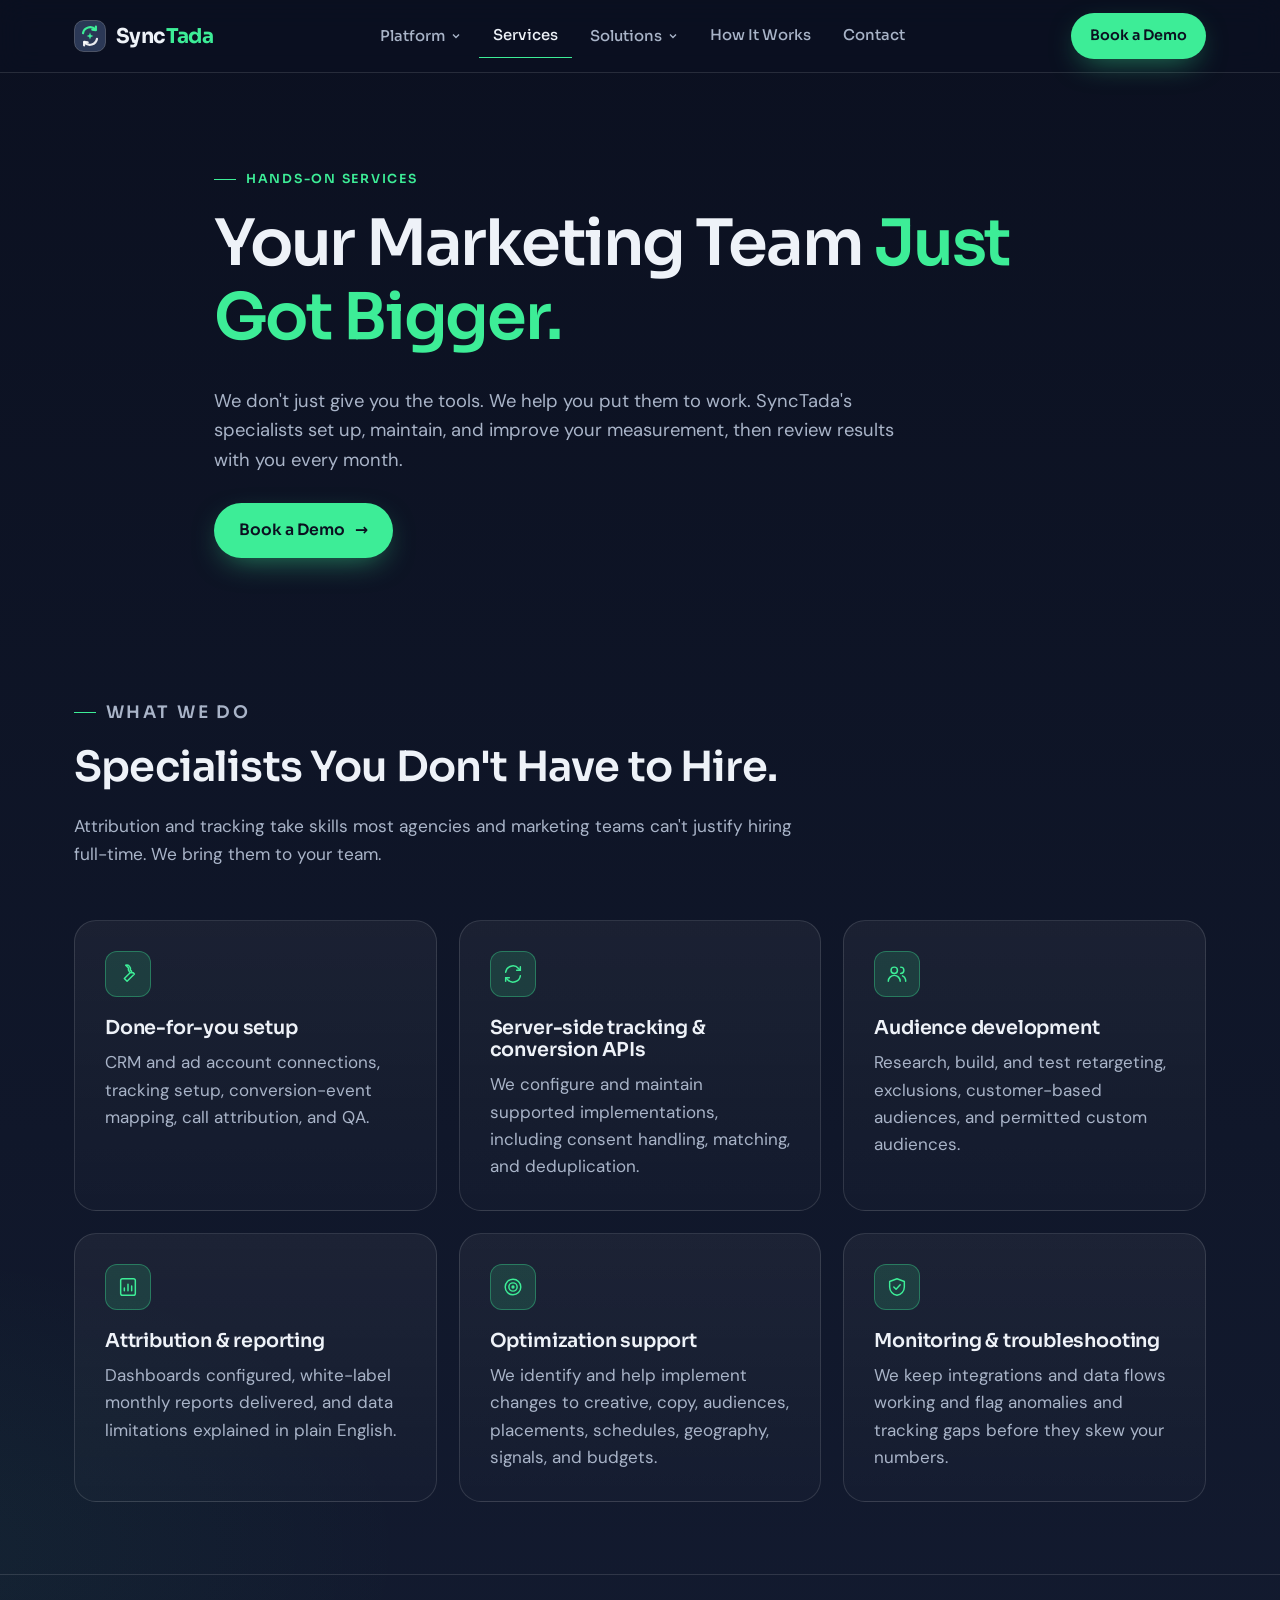
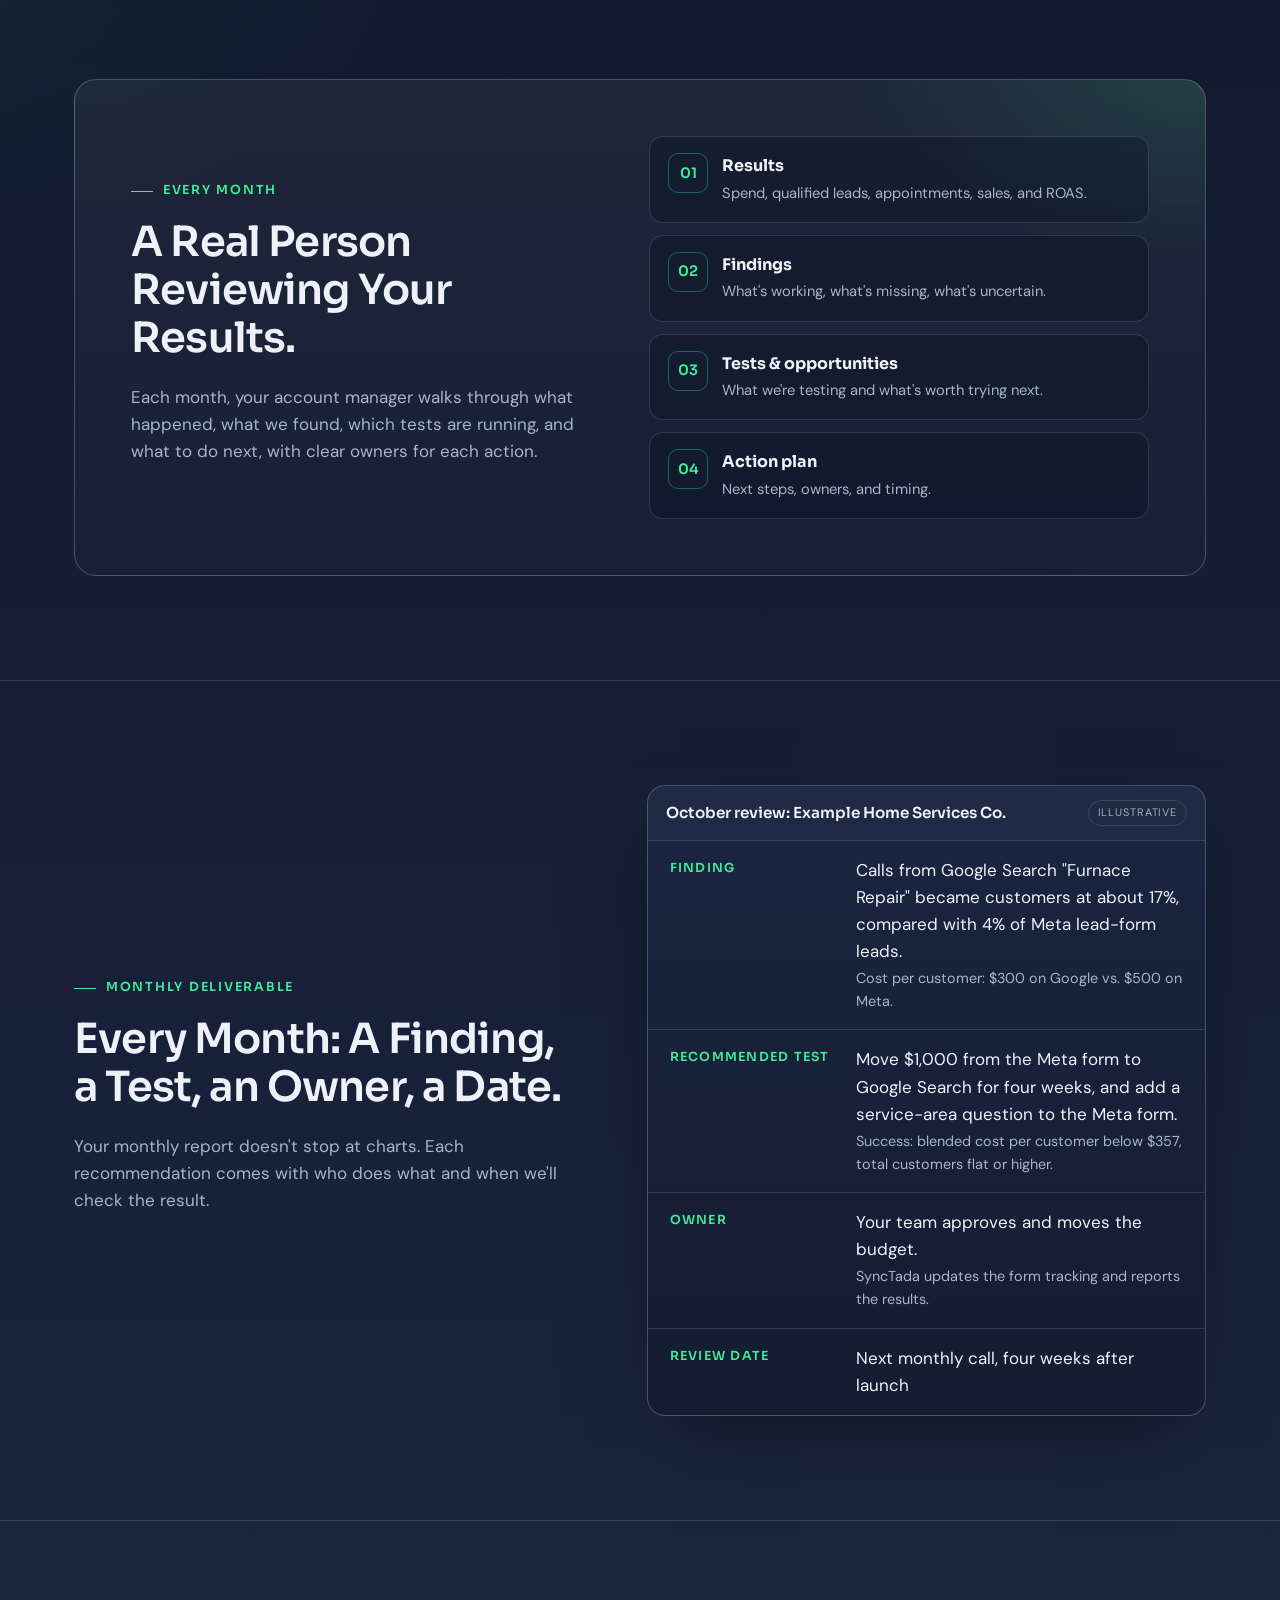
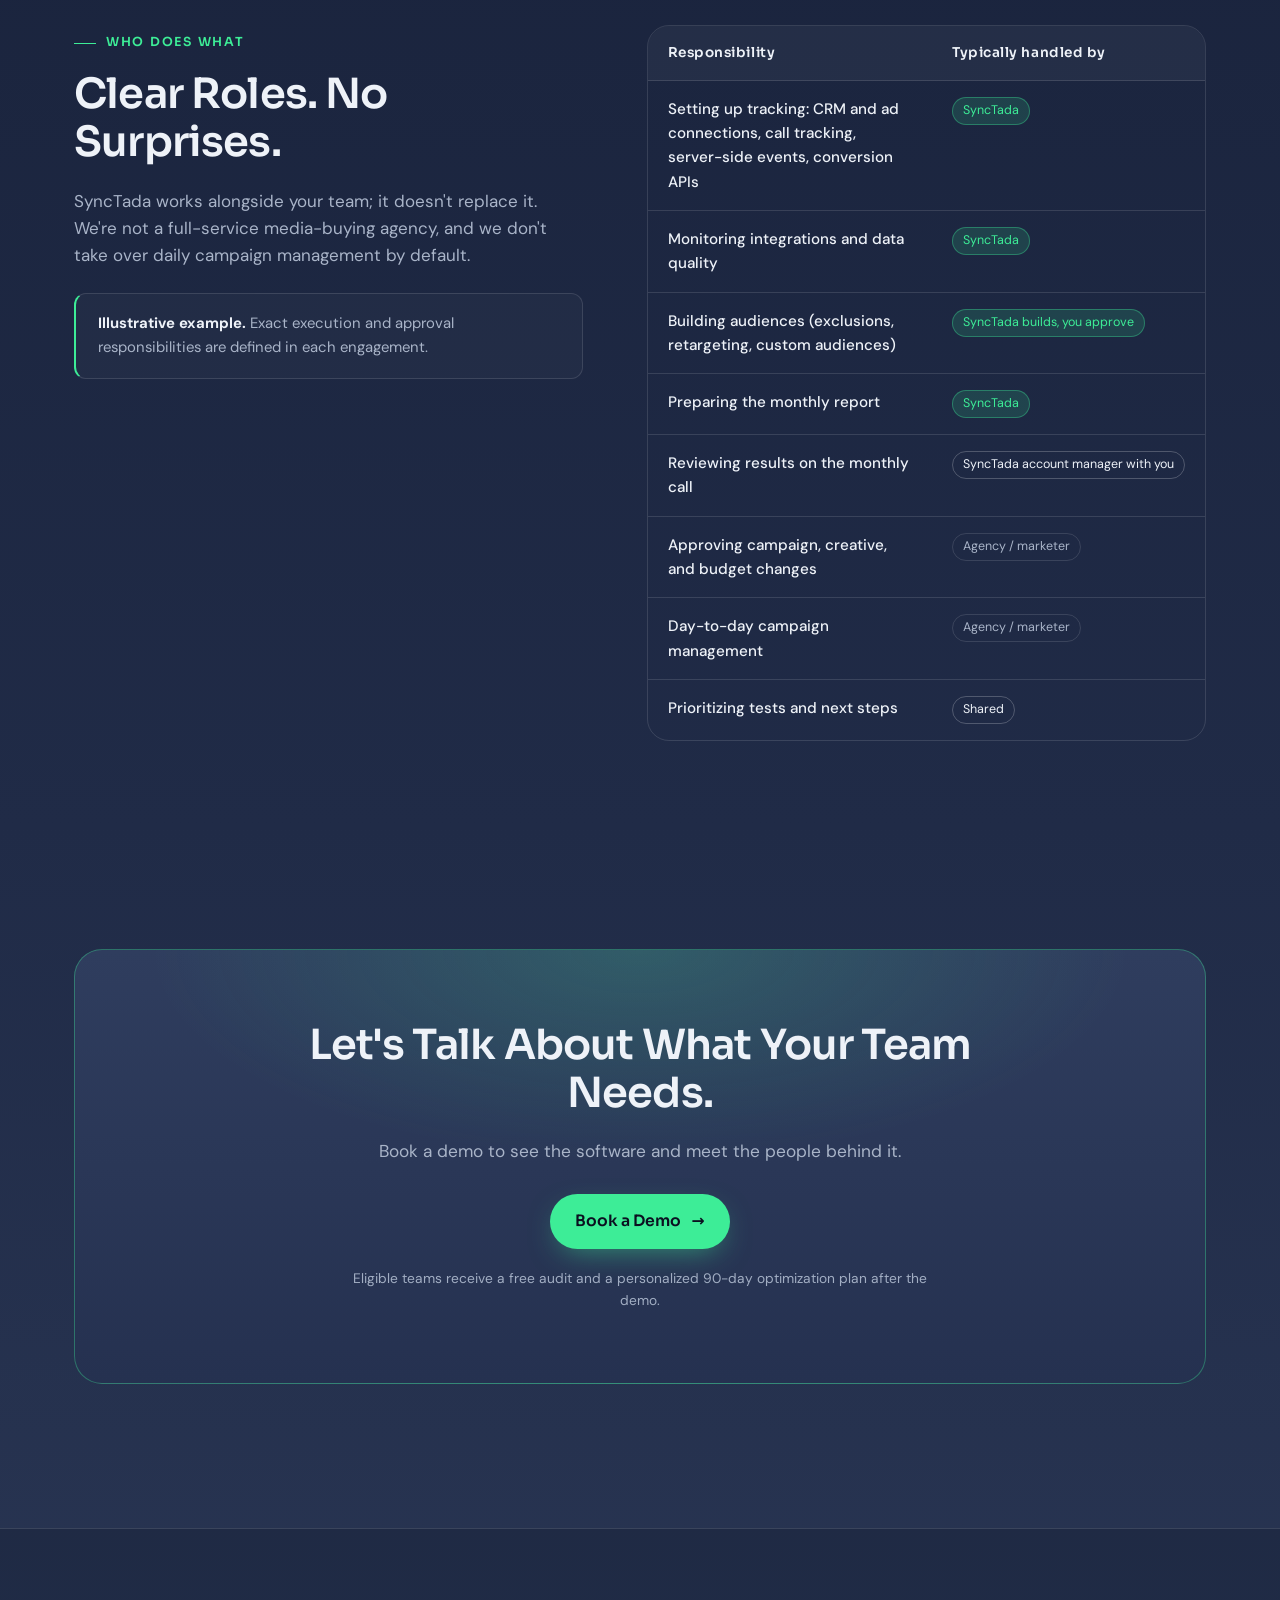
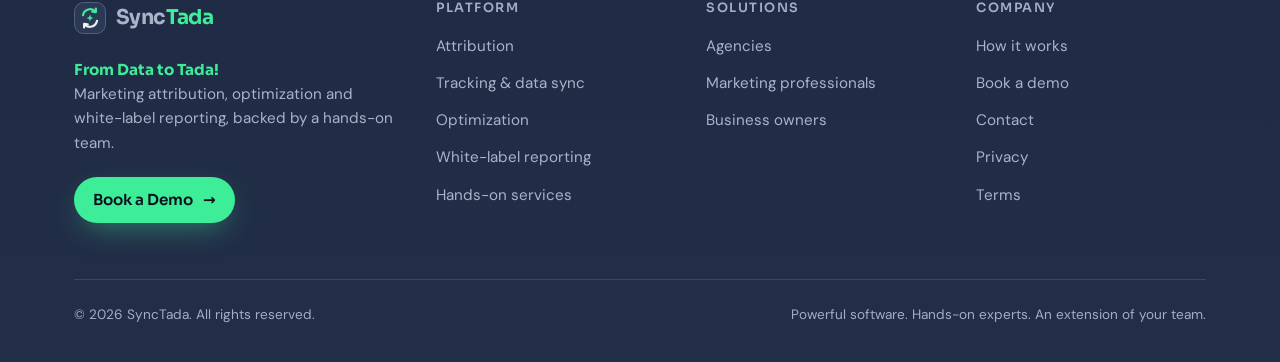
<file: services/index.html>
<!DOCTYPE html>
<html lang="en" class="no-js">
<head>
  <meta charset="utf-8">
  <meta name="viewport" content="width=device-width, initial-scale=1">
  <title>Done-For-You Tracking & Attribution Services | SyncTada</title>
  <meta name="description" content="Done-for-you CRM and ad integrations, server-side tracking, conversion APIs, audience development, white-label reports, and monthly account reviews.">
  <link rel="canonical" href="https://synctada.com/services/">
  <meta property="og:site_name" content="SyncTada">
  <meta property="og:type" content="website">
  <meta property="og:locale" content="en_US">
  <meta property="og:title" content="Done-For-You Tracking & Attribution Services | SyncTada">
  <meta property="og:description" content="Done-for-you CRM and ad integrations, server-side tracking, conversion APIs, audience development, white-label reports, and monthly account reviews.">
  <meta property="og:url" content="https://synctada.com/services/">
  <meta property="og:image" content="https://synctada.com/assets/img/og-image.jpg">
  <meta property="og:image:width" content="1200">
  <meta property="og:image:height" content="630">
  <meta property="og:image:alt" content="SyncTada: From Data to Tada! Prove your marketing works. Make it work better.">
  <meta name="twitter:card" content="summary_large_image">
  <meta name="twitter:title" content="Done-For-You Tracking & Attribution Services | SyncTada">
  <meta name="twitter:description" content="Done-for-you CRM and ad integrations, server-side tracking, conversion APIs, audience development, white-label reports, and monthly account reviews.">
  <meta name="twitter:image" content="https://synctada.com/assets/img/og-image.jpg">
  <meta name="theme-color" content="#0B1020">
  <link rel="icon" href="/assets/img/favicon.svg" type="image/svg+xml">
  <link rel="apple-touch-icon" href="/assets/img/apple-touch-icon.png">
  <link rel="preconnect" href="https://fonts.googleapis.com">
  <link rel="preconnect" href="https://fonts.gstatic.com" crossorigin>
  <link href="https://fonts.googleapis.com/css2?family=DM+Sans:opsz,wght@9..40,400;9..40,500;9..40,600&family=Sora:wght@500;600;700&display=swap" rel="stylesheet">
  <link rel="stylesheet" href="/assets/css/styles.css">
  <script type="application/ld+json">
{
  "@context": "https://schema.org",
  "@graph": [
    {
      "@type": "Organization",
      "@id": "https://synctada.com/#organization",
      "name": "SyncTada",
      "url": "https://synctada.com/",
      "logo": {
        "@type": "ImageObject",
        "url": "https://synctada.com/assets/img/logo-512.png",
        "width": 512,
        "height": 512
      },
      "slogan": "From Data to Tada!",
      "description": "Marketing attribution and optimization platform backed by a hands-on team, with white-label dashboards and reports for agencies and marketers."
    },
    {
      "@type": "WebSite",
      "@id": "https://synctada.com/#website",
      "url": "https://synctada.com/",
      "name": "SyncTada",
      "publisher": {
        "@id": "https://synctada.com/#organization"
      },
      "inLanguage": "en-US"
    },
    {
      "@type": "WebPage",
      "@id": "https://synctada.com/services/#webpage",
      "url": "https://synctada.com/services/",
      "name": "Done-For-You Tracking & Attribution Services | SyncTada",
      "description": "Done-for-you CRM and ad integrations, server-side tracking, conversion APIs, audience development, white-label reports, and monthly account reviews.",
      "isPartOf": {
        "@id": "https://synctada.com/#website"
      },
      "inLanguage": "en-US",
      "breadcrumb": {
        "@id": "https://synctada.com/services/#breadcrumb"
      }
    },
    {
      "@type": "BreadcrumbList",
      "@id": "https://synctada.com/services/#breadcrumb",
      "itemListElement": [
        {
          "@type": "ListItem",
          "position": 1,
          "name": "Home",
          "item": "https://synctada.com/"
        },
        {
          "@type": "ListItem",
          "position": 2,
          "name": "Services",
          "item": "https://synctada.com/services/"
        }
      ]
    },
    {
      "@type": "Service",
      "@id": "https://synctada.com/services/#service",
      "name": "SyncTada managed attribution and optimization services",
      "serviceType": "Marketing attribution, tracking setup, and optimization support",
      "provider": {
        "@id": "https://synctada.com/#organization"
      },
      "url": "https://synctada.com/services/",
      "description": "Done-for-you CRM and ad platform integration, server-side tracking and conversion APIs, audience development, white-label reporting, optimization support, and a monthly account manager review.",
      "hasOfferCatalog": {
        "@type": "OfferCatalog",
        "name": "SyncTada services",
        "itemListElement": [
          {
            "@type": "Offer",
            "itemOffered": {
              "@type": "Service",
              "name": "Done-for-you integration and setup"
            }
          },
          {
            "@type": "Offer",
            "itemOffered": {
              "@type": "Service",
              "name": "Server-side tracking and conversion APIs"
            }
          },
          {
            "@type": "Offer",
            "itemOffered": {
              "@type": "Service",
              "name": "Audience development"
            }
          },
          {
            "@type": "Offer",
            "itemOffered": {
              "@type": "Service",
              "name": "Attribution and white-label reporting"
            }
          },
          {
            "@type": "Offer",
            "itemOffered": {
              "@type": "Service",
              "name": "Optimization support"
            }
          },
          {
            "@type": "Offer",
            "itemOffered": {
              "@type": "Service",
              "name": "Monthly account manager review"
            }
          },
          {
            "@type": "Offer",
            "itemOffered": {
              "@type": "Service",
              "name": "Integration monitoring and troubleshooting"
            }
          }
        ]
      }
    }
  ]
}
  </script>
</head>
<body>
<!-- header:start -->
<a class="skip-link" href="#main">Skip to main content</a>
<header class="site-header">
  <div class="container nav">
    <a class="brand" href="/" aria-label="SyncTada home"><svg class="brand-mark" viewBox="0 0 32 32" aria-hidden="true" focusable="false"><rect x="0.5" y="0.5" width="31" height="31" rx="9" fill="#2B3856" stroke="rgba(255,255,255,0.22)"/><path d="M9 13.2a7.2 7.2 0 0 1 12.6-3.4" fill="none" stroke="#3DED97" stroke-width="2.2" stroke-linecap="round"/><path d="M21.9 6.6l-.1 3.6-3.5-.5" fill="none" stroke="#3DED97" stroke-width="2.2" stroke-linecap="round" stroke-linejoin="round"/><path d="M23 18.8a7.2 7.2 0 0 1-12.6 3.4" fill="none" stroke="#fff" stroke-width="2.2" stroke-linecap="round" opacity=".9"/><path d="M10.1 25.4l.1-3.6 3.5.5" fill="none" stroke="#fff" stroke-width="2.2" stroke-linecap="round" stroke-linejoin="round" opacity=".9"/><path d="M16 12.6l.9 2.5 2.5.9-2.5.9-.9 2.5-.9-2.5-2.5-.9 2.5-.9z" fill="#3DED97"/></svg><span class="brand-word" aria-hidden="true">Sync<span>Tada</span></span></a>
    <nav aria-label="Main">
      <ul class="nav-links" id="nav-links">
        <li class="has-dropdown">
          <button type="button" aria-expanded="false" aria-controls="dd-platform">Platform <svg class="caret" viewBox="0 0 10 10" aria-hidden="true" focusable="false"><path d="M2 3.5l3 3 3-3" fill="none" stroke="currentColor" stroke-width="1.4"/></svg></button>
          <div class="dropdown" id="dd-platform">
            <a href="/platform/"><strong>Platform overview</strong><span>How the software fits together</span></a>
            <a href="/platform/#attribution"><strong>Attribution &amp; measurement</strong><span>Connect campaigns to customers and revenue</span></a>
            <a href="/platform/#tracking"><strong>Tracking &amp; data sync</strong><span>CRM, ad platforms, server-side events</span></a>
            <a href="/platform/#optimization"><strong>Optimization &amp; insights</strong><span>Better signals, smarter recommendations</span></a>
            <a href="/platform/#reporting"><strong>Dashboards &amp; reporting</strong><span>White-label, client-ready results</span></a>
          </div>
        </li>
        <li><a href="/services/" aria-current="page">Services</a></li>
        <li class="has-dropdown">
          <button type="button" aria-expanded="false" aria-controls="dd-solutions">Solutions <svg class="caret" viewBox="0 0 10 10" aria-hidden="true" focusable="false"><path d="M2 3.5l3 3 3-3" fill="none" stroke="currentColor" stroke-width="1.4"/></svg></button>
          <div class="dropdown" id="dd-solutions">
            <a href="/solutions/agencies/"><strong>Agencies</strong><span>Prove it. Improve it. Retain them.</span></a>
            <a href="/solutions/marketers/"><strong>Marketing professionals</strong><span>In-house and independent marketers</span></a>
            <a href="/solutions/business-owners/"><strong>Business owners</strong><span>See what your marketing produces</span></a>
          </div>
        </li>
        <li><a href="/how-it-works/">How It Works</a></li>
        <li><a href="/contact/">Contact</a></li>
      </ul>
    </nav>
    <div class="nav-cta">
      <a class="btn btn-primary btn-sm" href="/book-demo/">Book a Demo</a>
      <button class="menu-toggle" type="button" aria-label="Menu" aria-expanded="false" aria-controls="nav-links">
        <svg width="20" height="20" viewBox="0 0 20 20" aria-hidden="true" focusable="false"><path d="M3 6h14M3 10h14M3 14h14" stroke="currentColor" stroke-width="1.6" stroke-linecap="round"/></svg>
      </button>
    </div>
  </div>
</header>
<!-- header:end -->

  <main id="main" tabindex="-1">

    <section class="page-hero">
      <div class="container">
        <p class="eyebrow">Hands-on services</p>
        <h1>Your Marketing Team <span class="mint">Just Got Bigger.</span></h1>
        <p class="lede">We don't just give you the tools. We help you put them to work. SyncTada's specialists set up, maintain, and improve your measurement, then review results with you every month.</p>
        <div class="btn-row" style="margin-top:28px">
          <a class="btn btn-primary" href="/book-demo/" data-cta="page-hero">Book a Demo <span class="arrow" aria-hidden="true">&rarr;</span></a>
          
        </div>
      </div>
    </section>
    <section class="section section--tight">
      <div class="container">
        <div class="section-head"><p class="eyebrow">What we do</p><h2>Specialists You Don't Have to Hire.</h2><p>Attribution and tracking take skills most agencies and marketing teams can't justify hiring full-time. We bring them to your team.</p></div>
        <div class="grid grid-3">
          <article class="card reveal"><div class="icon" aria-hidden="true"><svg viewBox="0 0 24 24" fill="none" stroke="currentColor" stroke-width="1.6" stroke-linecap="round" stroke-linejoin="round"><path d="M14.5 6.5a4 4 0 0 0 5 5L21 13l-8 8-3-3 8-8-1.5-1.5a4 4 0 0 0-5-5L14 6z" transform="translate(-2 -1)"/></svg></div><h3>Done-for-you setup</h3><p>CRM and ad account connections, tracking setup, conversion-event mapping, call attribution, and QA.</p></article>
          <article class="card reveal"><div class="icon" aria-hidden="true"><svg viewBox="0 0 24 24" fill="none" stroke="currentColor" stroke-width="1.6" stroke-linecap="round" stroke-linejoin="round"><path d="M4 10a8 8 0 0 1 14-4l2 2"/><path d="M20 4v4h-4"/><path d="M20 14a8 8 0 0 1-14 4l-2-2"/><path d="M4 20v-4h4"/></svg></div><h3>Server-side tracking &amp; conversion APIs</h3><p>We configure and maintain supported implementations, including consent handling, matching, and deduplication.</p></article>
          <article class="card reveal"><div class="icon" aria-hidden="true"><svg viewBox="0 0 24 24" fill="none" stroke="currentColor" stroke-width="1.6" stroke-linecap="round" stroke-linejoin="round"><circle cx="9" cy="8" r="3.5"/><path d="M2.5 20a6.5 6.5 0 0 1 13 0"/><path d="M16 4.5a3.5 3.5 0 0 1 0 7M18 14a6.5 6.5 0 0 1 3.5 6"/></svg></div><h3>Audience development</h3><p>Research, build, and test retargeting, exclusions, customer-based audiences, and permitted custom audiences.</p></article>
          <article class="card reveal"><div class="icon" aria-hidden="true"><svg viewBox="0 0 24 24" fill="none" stroke="currentColor" stroke-width="1.6" stroke-linecap="round" stroke-linejoin="round"><rect x="4" y="3" width="16" height="18" rx="2"/><path d="M8 16v-3M12 16V9M16 16v-5"/></svg></div><h3>Attribution &amp; reporting</h3><p>Dashboards configured, white-label monthly reports delivered, and data limitations explained in plain English.</p></article>
          <article class="card reveal"><div class="icon" aria-hidden="true"><svg viewBox="0 0 24 24" fill="none" stroke="currentColor" stroke-width="1.6" stroke-linecap="round" stroke-linejoin="round"><circle cx="12" cy="12" r="8.5"/><circle cx="12" cy="12" r="4.5"/><circle cx="12" cy="12" r="1"/></svg></div><h3>Optimization support</h3><p>We identify and help implement changes to creative, copy, audiences, placements, schedules, geography, signals, and budgets.</p></article>
          <article class="card reveal"><div class="icon" aria-hidden="true"><svg viewBox="0 0 24 24" fill="none" stroke="currentColor" stroke-width="1.6" stroke-linecap="round" stroke-linejoin="round"><path d="M12 3l8 3v6c0 4.5-3.4 8.2-8 9-4.6-.8-8-4.5-8-9V6z"/><path d="M8.5 12l2.5 2.5 4.5-5"/></svg></div><h3>Monitoring &amp; troubleshooting</h3><p>We keep integrations and data flows working and flag anomalies and tracking gaps before they skew your numbers.</p></article>
        </div>
      </div>
    </section>

    <section class="section section--line">
      <div class="container">
        <div class="team-panel reveal">
          <div class="split" style="align-items:center">
            <div>
              <p class="eyebrow">Every month</p>
              <h2>A Real Person Reviewing Your Results.</h2>
              <p class="muted">Each month, your account manager walks through what happened, what we found, which tests are running, and what to do next, with clear owners for each action.</p>
            </div>
            <div class="workflow">
              <div class="wf-item"><span class="num">01</span><div><strong>Results</strong><span>Spend, qualified leads, appointments, sales, and ROAS.</span></div></div>
              <div class="wf-item"><span class="num">02</span><div><strong>Findings</strong><span>What's working, what's missing, what's uncertain.</span></div></div>
              <div class="wf-item"><span class="num">03</span><div><strong>Tests &amp; opportunities</strong><span>What we're testing and what's worth trying next.</span></div></div>
              <div class="wf-item"><span class="num">04</span><div><strong>Action plan</strong><span>Next steps, owners, and timing.</span></div></div>
            </div>
          </div>
        </div>
      </div>
    </section>

    <section class="section section--line">
      <div class="container split" style="align-items:center">
        <div>
          <p class="eyebrow">Monthly deliverable</p>
          <h2>Every Month: A Finding, a Test, an Owner, a Date.</h2>
          <p class="muted">Your monthly report doesn't stop at charts. Each recommendation comes with who does what and when we'll check the result.</p>
        </div>
        <figure class="deliv reveal" aria-labelledby="deliv-title" style="margin:0">
          <div class="report-head"><span class="r-title" id="deliv-title">October review: Example Home Services Co.</span><span class="mock-tag">Illustrative</span></div>
          <dl style="margin:0">
            <div class="deliv-row"><dt>Finding</dt><dd>Calls from Google Search "Furnace Repair" became customers at about 17%, compared with 4% of Meta lead-form leads.<span class="muted">Cost per customer: $300 on Google vs. $500 on Meta.</span></dd></div>
            <div class="deliv-row"><dt>Recommended test</dt><dd>Move $1,000 from the Meta form to Google Search for four weeks, and add a service-area question to the Meta form.<span class="muted">Success: blended cost per customer below $357, total customers flat or higher.</span></dd></div>
            <div class="deliv-row"><dt>Owner</dt><dd>Your team approves and moves the budget.<span class="muted">SyncTada updates the form tracking and reports the results.</span></dd></div>
            <div class="deliv-row"><dt>Review date</dt><dd>Next monthly call, four weeks after launch</dd></div>
          </dl>
        </figure>
      </div>
    </section>

    <section class="section section--line">
      <div class="container split" style="align-items:start">
        <div>
          <p class="eyebrow">Who does what</p>
          <h2>Clear Roles. No Surprises.</h2>
          <p class="muted">SyncTada works alongside your team; it doesn't replace it. We're not a full-service media-buying agency, and we don't take over daily campaign management by default.</p>
          <div class="note" style="margin-top:24px"><strong>Illustrative example.</strong> Exact execution and approval responsibilities are defined in each engagement.</div>
        </div>
        <div tabindex="0" role="region" aria-label="Responsibilities table" class="table-wrap reveal"><table class="resp"><caption class="sr-only">Illustrative division of responsibilities</caption><thead><tr><th scope="col">Responsibility</th><th scope="col">Typically handled by</th></tr></thead><tbody><tr><td>Setting up tracking: CRM and ad connections, call tracking, server-side events, conversion APIs</td><td><span class="who st">SyncTada</span></td></tr><tr><td>Monitoring integrations and data quality</td><td><span class="who st">SyncTada</span></td></tr><tr><td>Building audiences (exclusions, retargeting, custom audiences)</td><td><span class="who st">SyncTada builds, you approve</span></td></tr><tr><td>Preparing the monthly report</td><td><span class="who st">SyncTada</span></td></tr><tr><td>Reviewing results on the monthly call</td><td><span class="who sh">SyncTada account manager with you</span></td></tr><tr><td>Approving campaign, creative, and budget changes</td><td><span class="who ">Agency / marketer</span></td></tr><tr><td>Day-to-day campaign management</td><td><span class="who ">Agency / marketer</span></td></tr><tr><td>Prioritizing tests and next steps</td><td><span class="who sh">Shared</span></td></tr></tbody></table></div>
      </div>
    </section>

    <section class="section">
      <div class="container">
        <div class="cta-band reveal">
          <h2>Let's Talk About What Your Team Needs.</h2>
          <p>Book a demo to see the software and meet the people behind it.</p>
          <div class="btn-row"><a class="btn btn-primary" href="/book-demo/" data-cta="final">Book a Demo <span class="arrow" aria-hidden="true">&rarr;</span></a></div>
          <p class="fine">Eligible teams receive a free audit and a personalized 90-day optimization plan after the demo.</p>
        </div>
      </div>
    </section>
  </main>

<!-- footer:start -->
<footer class="site-footer">
  <div class="container">
    <div class="footer-grid">
      <div>
        <a class="brand" href="/" aria-label="SyncTada home"><svg class="brand-mark" viewBox="0 0 32 32" aria-hidden="true" focusable="false"><rect x="0.5" y="0.5" width="31" height="31" rx="9" fill="#2B3856" stroke="rgba(255,255,255,0.22)"/><path d="M9 13.2a7.2 7.2 0 0 1 12.6-3.4" fill="none" stroke="#3DED97" stroke-width="2.2" stroke-linecap="round"/><path d="M21.9 6.6l-.1 3.6-3.5-.5" fill="none" stroke="#3DED97" stroke-width="2.2" stroke-linecap="round" stroke-linejoin="round"/><path d="M23 18.8a7.2 7.2 0 0 1-12.6 3.4" fill="none" stroke="#fff" stroke-width="2.2" stroke-linecap="round" opacity=".9"/><path d="M10.1 25.4l.1-3.6 3.5.5" fill="none" stroke="#fff" stroke-width="2.2" stroke-linecap="round" stroke-linejoin="round" opacity=".9"/><path d="M16 12.6l.9 2.5 2.5.9-2.5.9-.9 2.5-.9-2.5-2.5-.9 2.5-.9z" fill="#3DED97"/></svg><span class="brand-word" aria-hidden="true">Sync<span>Tada</span></span></a>
        <p class="footer-tag"><strong>From Data to Tada!</strong><br>Marketing attribution, optimization and white-label reporting, backed by a hands-on team.</p>
        <a class="btn btn-primary btn-sm" href="/book-demo/">Book a Demo <span class="arrow" aria-hidden="true">&rarr;</span></a>
      </div>
      <nav aria-labelledby="ft-platform">
        <h2 class="footer-title" id="ft-platform">Platform</h2>
        <ul>
          <li><a href="/platform/#attribution">Attribution</a></li>
          <li><a href="/platform/#tracking">Tracking &amp; data sync</a></li>
          <li><a href="/platform/#optimization">Optimization</a></li>
          <li><a href="/platform/#reporting">White-label reporting</a></li>
          <li><a href="/services/" aria-current="page">Hands-on services</a></li>
        </ul>
      </nav>
      <nav aria-labelledby="ft-solutions">
        <h2 class="footer-title" id="ft-solutions">Solutions</h2>
        <ul>
          <li><a href="/solutions/agencies/">Agencies</a></li>
          <li><a href="/solutions/marketers/">Marketing professionals</a></li>
          <li><a href="/solutions/business-owners/">Business owners</a></li>
        </ul>
      </nav>
      <nav aria-labelledby="ft-company">
        <h2 class="footer-title" id="ft-company">Company</h2>
        <ul>
          <li><a href="/how-it-works/">How it works</a></li>
          <li><a href="/book-demo/">Book a demo</a></li>
          <li><a href="/contact/">Contact</a></li>
          <li><a href="/privacy/">Privacy</a></li>
          <li><a href="/terms/">Terms</a></li>
        </ul>
      </nav>
    </div>
    <div class="footer-bottom">
      <p>&copy; <span data-year>2026</span> SyncTada. All rights reserved.</p>
      <p>Powerful software. Hands-on experts. An extension of your team.</p>
    </div>
  </div>
</footer>
<!-- footer:end -->
  <script src="/assets/js/main.js"></script>
</body>
</html>
</file>
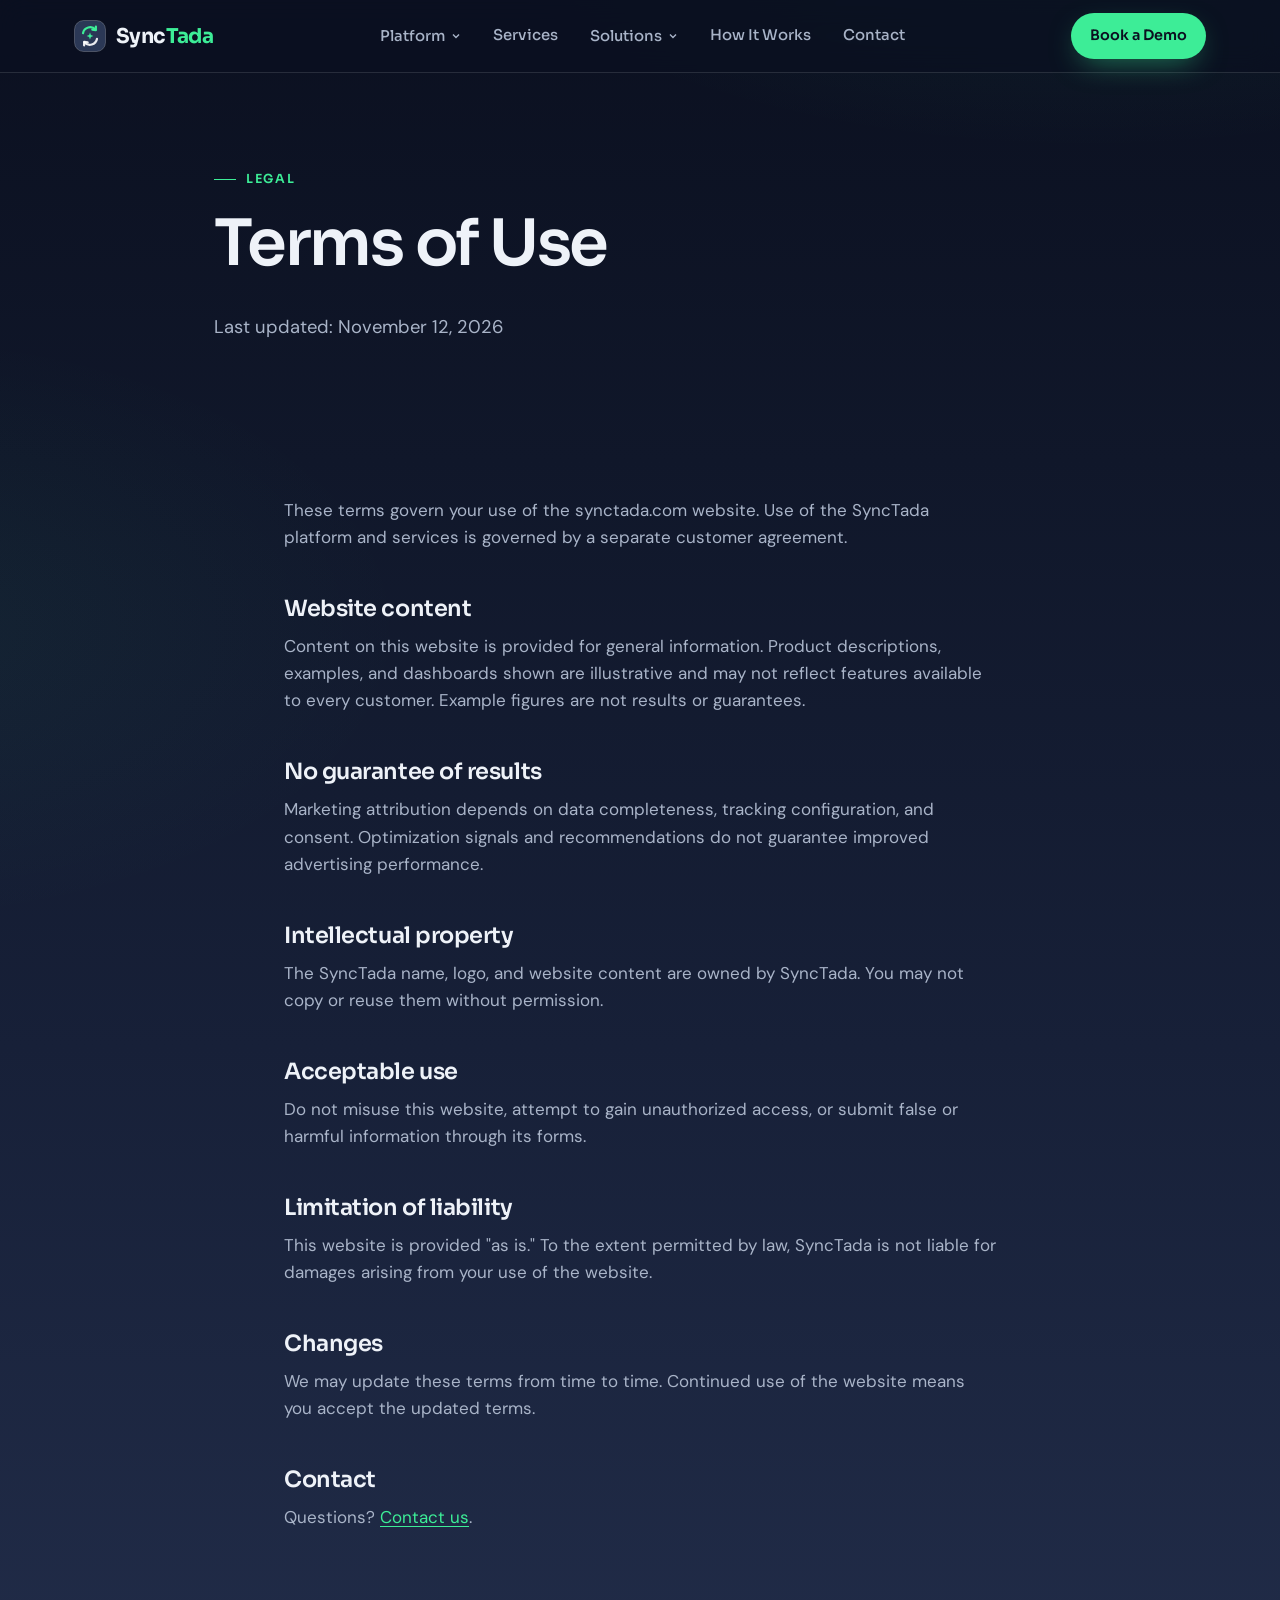
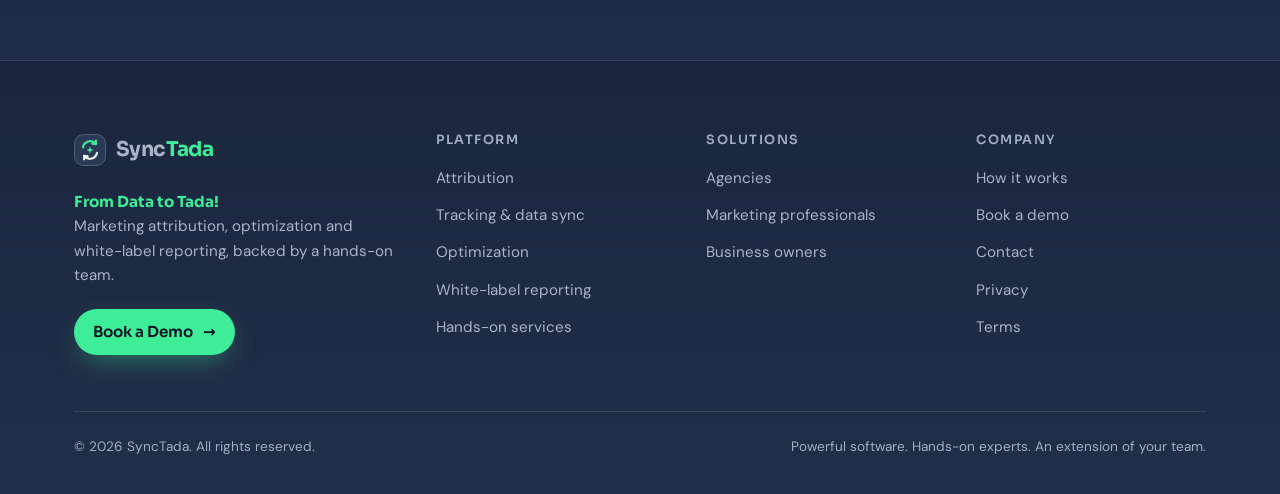
<file: terms/index.html>
<!DOCTYPE html>
<html lang="en" class="no-js">
<head>
  <meta charset="utf-8">
  <meta name="viewport" content="width=device-width, initial-scale=1">
  <title>Terms of Use | SyncTada</title>
  <meta name="description" content="The terms that govern your use of the synctada.com website, including illustrative content, results disclaimers, and intellectual property.">
  <link rel="canonical" href="https://synctada.com/terms/">
  <meta property="og:site_name" content="SyncTada">
  <meta property="og:type" content="website">
  <meta property="og:locale" content="en_US">
  <meta property="og:title" content="Terms of Use | SyncTada">
  <meta property="og:description" content="The terms that govern your use of the synctada.com website, including illustrative content, results disclaimers, and intellectual property.">
  <meta property="og:url" content="https://synctada.com/terms/">
  <meta property="og:image" content="https://synctada.com/assets/img/og-image.jpg">
  <meta property="og:image:width" content="1200">
  <meta property="og:image:height" content="630">
  <meta property="og:image:alt" content="SyncTada: From Data to Tada! Prove your marketing works. Make it work better.">
  <meta name="twitter:card" content="summary_large_image">
  <meta name="twitter:title" content="Terms of Use | SyncTada">
  <meta name="twitter:description" content="The terms that govern your use of the synctada.com website, including illustrative content, results disclaimers, and intellectual property.">
  <meta name="twitter:image" content="https://synctada.com/assets/img/og-image.jpg">
  <meta name="theme-color" content="#0B1020">
  <link rel="icon" href="/assets/img/favicon.svg" type="image/svg+xml">
  <link rel="apple-touch-icon" href="/assets/img/apple-touch-icon.png">
  <link rel="preconnect" href="https://fonts.googleapis.com">
  <link rel="preconnect" href="https://fonts.gstatic.com" crossorigin>
  <link href="https://fonts.googleapis.com/css2?family=DM+Sans:opsz,wght@9..40,400;9..40,500;9..40,600&family=Sora:wght@500;600;700&display=swap" rel="stylesheet">
  <link rel="stylesheet" href="/assets/css/styles.css">
  <script type="application/ld+json">
{
  "@context": "https://schema.org",
  "@graph": [
    {
      "@type": "Organization",
      "@id": "https://synctada.com/#organization",
      "name": "SyncTada",
      "url": "https://synctada.com/",
      "logo": {
        "@type": "ImageObject",
        "url": "https://synctada.com/assets/img/logo-512.png",
        "width": 512,
        "height": 512
      },
      "slogan": "From Data to Tada!",
      "description": "Marketing attribution and optimization platform backed by a hands-on team, with white-label dashboards and reports for agencies and marketers."
    },
    {
      "@type": "WebSite",
      "@id": "https://synctada.com/#website",
      "url": "https://synctada.com/",
      "name": "SyncTada",
      "publisher": {
        "@id": "https://synctada.com/#organization"
      },
      "inLanguage": "en-US"
    },
    {
      "@type": "WebPage",
      "@id": "https://synctada.com/terms/#webpage",
      "url": "https://synctada.com/terms/",
      "name": "Terms of Use | SyncTada",
      "description": "The terms that govern your use of the synctada.com website, including illustrative content, results disclaimers, and intellectual property.",
      "isPartOf": {
        "@id": "https://synctada.com/#website"
      },
      "inLanguage": "en-US",
      "breadcrumb": {
        "@id": "https://synctada.com/terms/#breadcrumb"
      }
    },
    {
      "@type": "BreadcrumbList",
      "@id": "https://synctada.com/terms/#breadcrumb",
      "itemListElement": [
        {
          "@type": "ListItem",
          "position": 1,
          "name": "Home",
          "item": "https://synctada.com/"
        },
        {
          "@type": "ListItem",
          "position": 2,
          "name": "Terms of Use",
          "item": "https://synctada.com/terms/"
        }
      ]
    }
  ]
}
  </script>
</head>
<body>
<!-- header:start -->
<a class="skip-link" href="#main">Skip to main content</a>
<header class="site-header">
  <div class="container nav">
    <a class="brand" href="/" aria-label="SyncTada home"><svg class="brand-mark" viewBox="0 0 32 32" aria-hidden="true" focusable="false"><rect x="0.5" y="0.5" width="31" height="31" rx="9" fill="#2B3856" stroke="rgba(255,255,255,0.22)"/><path d="M9 13.2a7.2 7.2 0 0 1 12.6-3.4" fill="none" stroke="#3DED97" stroke-width="2.2" stroke-linecap="round"/><path d="M21.9 6.6l-.1 3.6-3.5-.5" fill="none" stroke="#3DED97" stroke-width="2.2" stroke-linecap="round" stroke-linejoin="round"/><path d="M23 18.8a7.2 7.2 0 0 1-12.6 3.4" fill="none" stroke="#fff" stroke-width="2.2" stroke-linecap="round" opacity=".9"/><path d="M10.1 25.4l.1-3.6 3.5.5" fill="none" stroke="#fff" stroke-width="2.2" stroke-linecap="round" stroke-linejoin="round" opacity=".9"/><path d="M16 12.6l.9 2.5 2.5.9-2.5.9-.9 2.5-.9-2.5-2.5-.9 2.5-.9z" fill="#3DED97"/></svg><span class="brand-word" aria-hidden="true">Sync<span>Tada</span></span></a>
    <nav aria-label="Main">
      <ul class="nav-links" id="nav-links">
        <li class="has-dropdown">
          <button type="button" aria-expanded="false" aria-controls="dd-platform">Platform <svg class="caret" viewBox="0 0 10 10" aria-hidden="true" focusable="false"><path d="M2 3.5l3 3 3-3" fill="none" stroke="currentColor" stroke-width="1.4"/></svg></button>
          <div class="dropdown" id="dd-platform">
            <a href="/platform/"><strong>Platform overview</strong><span>How the software fits together</span></a>
            <a href="/platform/#attribution"><strong>Attribution &amp; measurement</strong><span>Connect campaigns to customers and revenue</span></a>
            <a href="/platform/#tracking"><strong>Tracking &amp; data sync</strong><span>CRM, ad platforms, server-side events</span></a>
            <a href="/platform/#optimization"><strong>Optimization &amp; insights</strong><span>Better signals, smarter recommendations</span></a>
            <a href="/platform/#reporting"><strong>Dashboards &amp; reporting</strong><span>White-label, client-ready results</span></a>
          </div>
        </li>
        <li><a href="/services/">Services</a></li>
        <li class="has-dropdown">
          <button type="button" aria-expanded="false" aria-controls="dd-solutions">Solutions <svg class="caret" viewBox="0 0 10 10" aria-hidden="true" focusable="false"><path d="M2 3.5l3 3 3-3" fill="none" stroke="currentColor" stroke-width="1.4"/></svg></button>
          <div class="dropdown" id="dd-solutions">
            <a href="/solutions/agencies/"><strong>Agencies</strong><span>Prove it. Improve it. Retain them.</span></a>
            <a href="/solutions/marketers/"><strong>Marketing professionals</strong><span>In-house and independent marketers</span></a>
            <a href="/solutions/business-owners/"><strong>Business owners</strong><span>See what your marketing produces</span></a>
          </div>
        </li>
        <li><a href="/how-it-works/">How It Works</a></li>
        <li><a href="/contact/">Contact</a></li>
      </ul>
    </nav>
    <div class="nav-cta">
      <a class="btn btn-primary btn-sm" href="/book-demo/">Book a Demo</a>
      <button class="menu-toggle" type="button" aria-label="Menu" aria-expanded="false" aria-controls="nav-links">
        <svg width="20" height="20" viewBox="0 0 20 20" aria-hidden="true" focusable="false"><path d="M3 6h14M3 10h14M3 14h14" stroke="currentColor" stroke-width="1.6" stroke-linecap="round"/></svg>
      </button>
    </div>
  </div>
</header>
<!-- header:end -->

  <main id="main" tabindex="-1">

    <section class="page-hero"><div class="container"><p class="eyebrow">Legal</p><h1>Terms of Use</h1><p class="lede">Last updated: November 12, 2026</p></div></section>
    <section class="section section--tight"><div class="container prose">
      <p>These terms govern your use of the synctada.com website. Use of the SyncTada platform and services is governed by a separate customer agreement.</p>
      <h2>Website content</h2>
      <p>Content on this website is provided for general information. Product descriptions, examples, and dashboards shown are illustrative and may not reflect features available to every customer. Example figures are not results or guarantees.</p>
      <h2>No guarantee of results</h2>
      <p>Marketing attribution depends on data completeness, tracking configuration, and consent. Optimization signals and recommendations do not guarantee improved advertising performance.</p>
      <h2>Intellectual property</h2>
      <p>The SyncTada name, logo, and website content are owned by SyncTada. You may not copy or reuse them without permission.</p>
      <h2>Acceptable use</h2>
      <p>Do not misuse this website, attempt to gain unauthorized access, or submit false or harmful information through its forms.</p>
      <h2>Limitation of liability</h2>
      <p>This website is provided "as is." To the extent permitted by law, SyncTada is not liable for damages arising from your use of the website.</p>
      <h2>Changes</h2>
      <p>We may update these terms from time to time. Continued use of the website means you accept the updated terms.</p>
      <h2>Contact</h2>
      <p>Questions? <a href="/contact/">Contact us</a>.</p>
    </div></section>

  </main>

<!-- footer:start -->
<footer class="site-footer">
  <div class="container">
    <div class="footer-grid">
      <div>
        <a class="brand" href="/" aria-label="SyncTada home"><svg class="brand-mark" viewBox="0 0 32 32" aria-hidden="true" focusable="false"><rect x="0.5" y="0.5" width="31" height="31" rx="9" fill="#2B3856" stroke="rgba(255,255,255,0.22)"/><path d="M9 13.2a7.2 7.2 0 0 1 12.6-3.4" fill="none" stroke="#3DED97" stroke-width="2.2" stroke-linecap="round"/><path d="M21.9 6.6l-.1 3.6-3.5-.5" fill="none" stroke="#3DED97" stroke-width="2.2" stroke-linecap="round" stroke-linejoin="round"/><path d="M23 18.8a7.2 7.2 0 0 1-12.6 3.4" fill="none" stroke="#fff" stroke-width="2.2" stroke-linecap="round" opacity=".9"/><path d="M10.1 25.4l.1-3.6 3.5.5" fill="none" stroke="#fff" stroke-width="2.2" stroke-linecap="round" stroke-linejoin="round" opacity=".9"/><path d="M16 12.6l.9 2.5 2.5.9-2.5.9-.9 2.5-.9-2.5-2.5-.9 2.5-.9z" fill="#3DED97"/></svg><span class="brand-word" aria-hidden="true">Sync<span>Tada</span></span></a>
        <p class="footer-tag"><strong>From Data to Tada!</strong><br>Marketing attribution, optimization and white-label reporting, backed by a hands-on team.</p>
        <a class="btn btn-primary btn-sm" href="/book-demo/">Book a Demo <span class="arrow" aria-hidden="true">&rarr;</span></a>
      </div>
      <nav aria-labelledby="ft-platform">
        <h2 class="footer-title" id="ft-platform">Platform</h2>
        <ul>
          <li><a href="/platform/#attribution">Attribution</a></li>
          <li><a href="/platform/#tracking">Tracking &amp; data sync</a></li>
          <li><a href="/platform/#optimization">Optimization</a></li>
          <li><a href="/platform/#reporting">White-label reporting</a></li>
          <li><a href="/services/">Hands-on services</a></li>
        </ul>
      </nav>
      <nav aria-labelledby="ft-solutions">
        <h2 class="footer-title" id="ft-solutions">Solutions</h2>
        <ul>
          <li><a href="/solutions/agencies/">Agencies</a></li>
          <li><a href="/solutions/marketers/">Marketing professionals</a></li>
          <li><a href="/solutions/business-owners/">Business owners</a></li>
        </ul>
      </nav>
      <nav aria-labelledby="ft-company">
        <h2 class="footer-title" id="ft-company">Company</h2>
        <ul>
          <li><a href="/how-it-works/">How it works</a></li>
          <li><a href="/book-demo/">Book a demo</a></li>
          <li><a href="/contact/">Contact</a></li>
          <li><a href="/privacy/">Privacy</a></li>
          <li><a href="/terms/" aria-current="page">Terms</a></li>
        </ul>
      </nav>
    </div>
    <div class="footer-bottom">
      <p>&copy; <span data-year>2026</span> SyncTada. All rights reserved.</p>
      <p>Powerful software. Hands-on experts. An extension of your team.</p>
    </div>
  </div>
</footer>
<!-- footer:end -->
  <script src="/assets/js/main.js"></script>
</body>
</html>
</file>
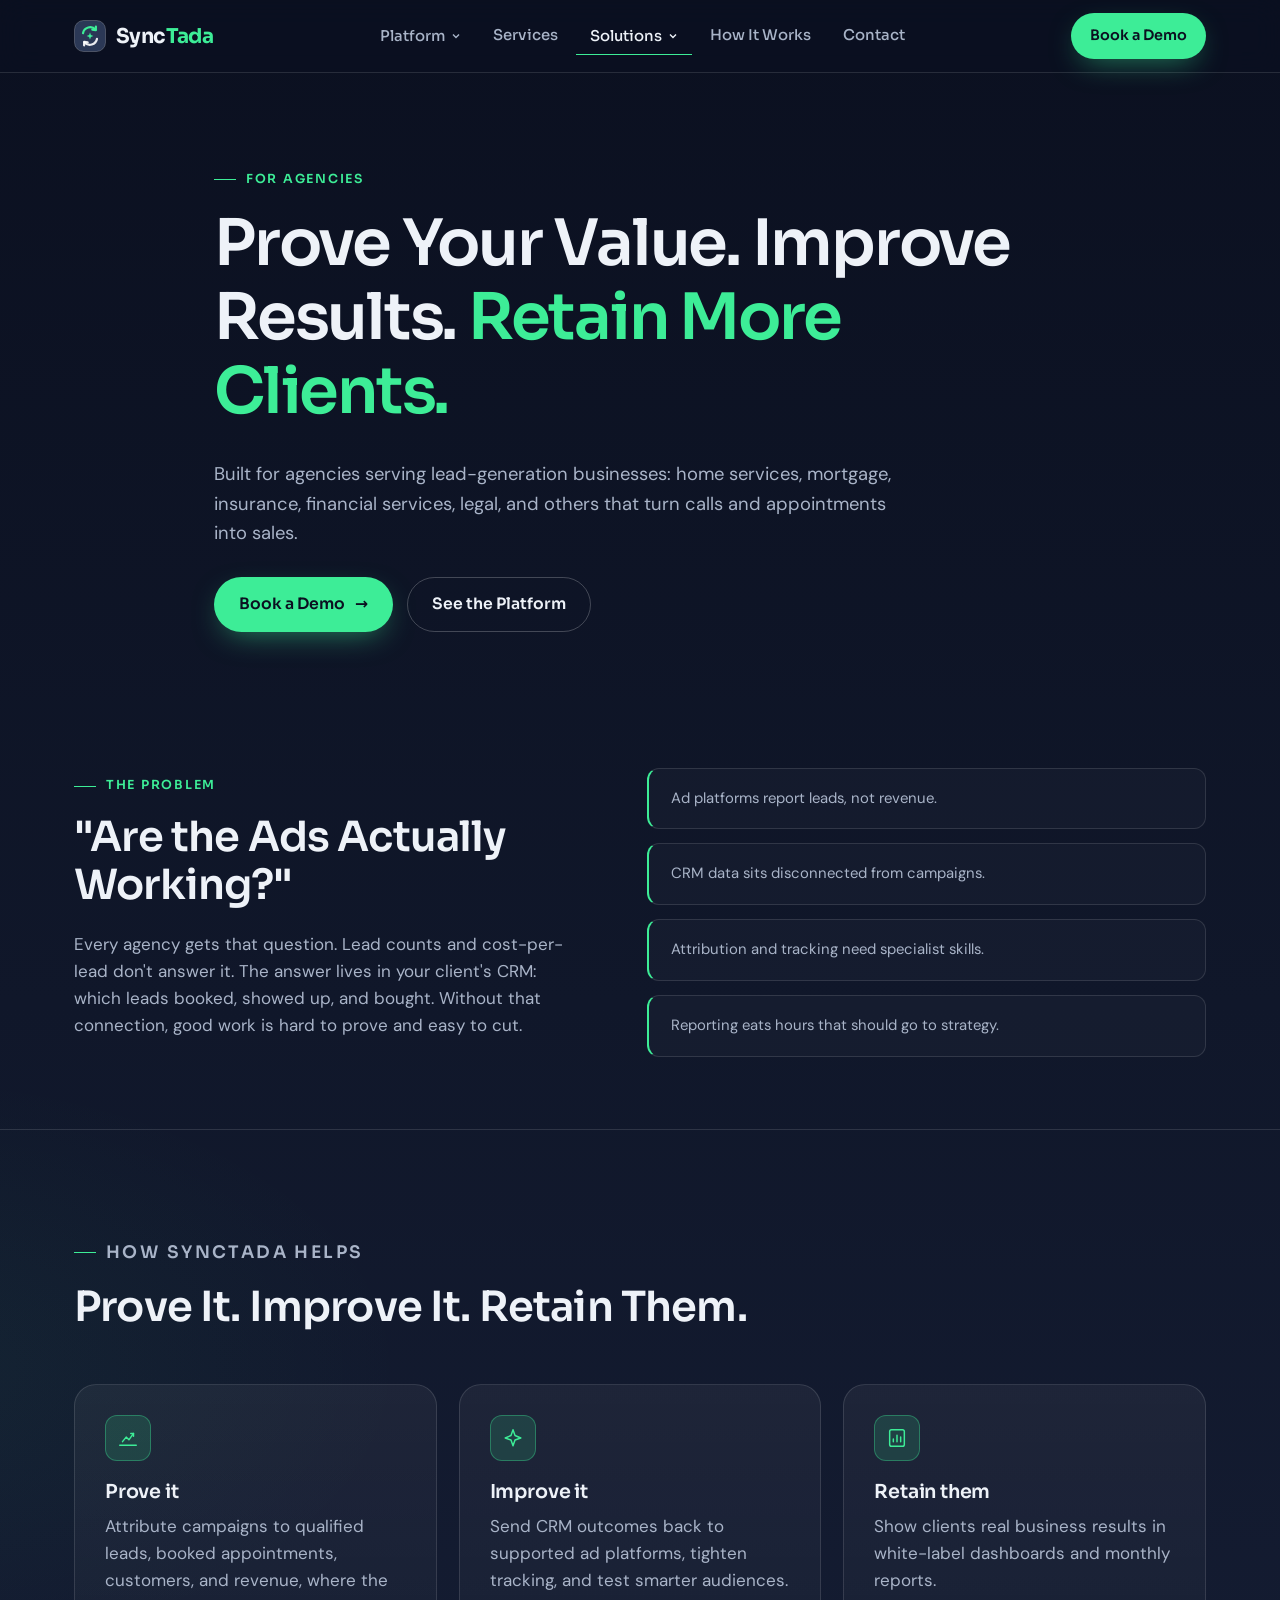
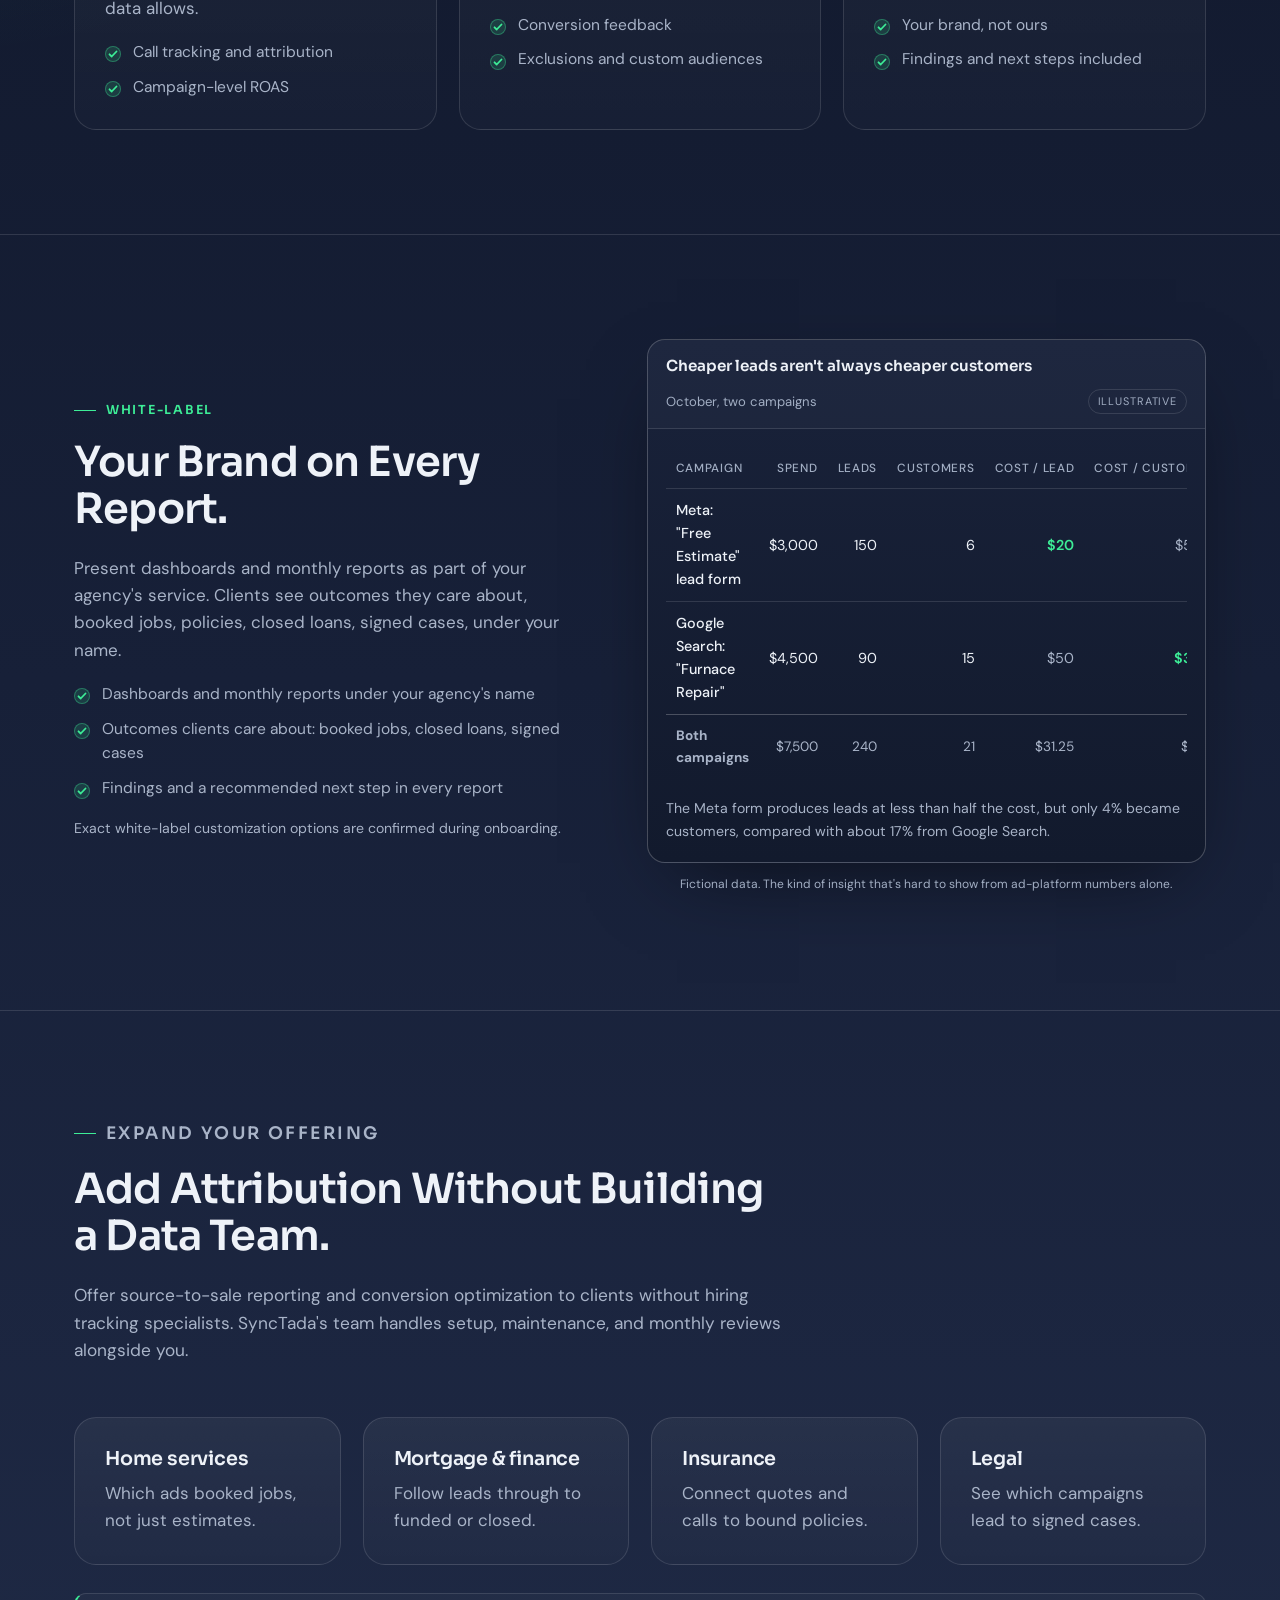
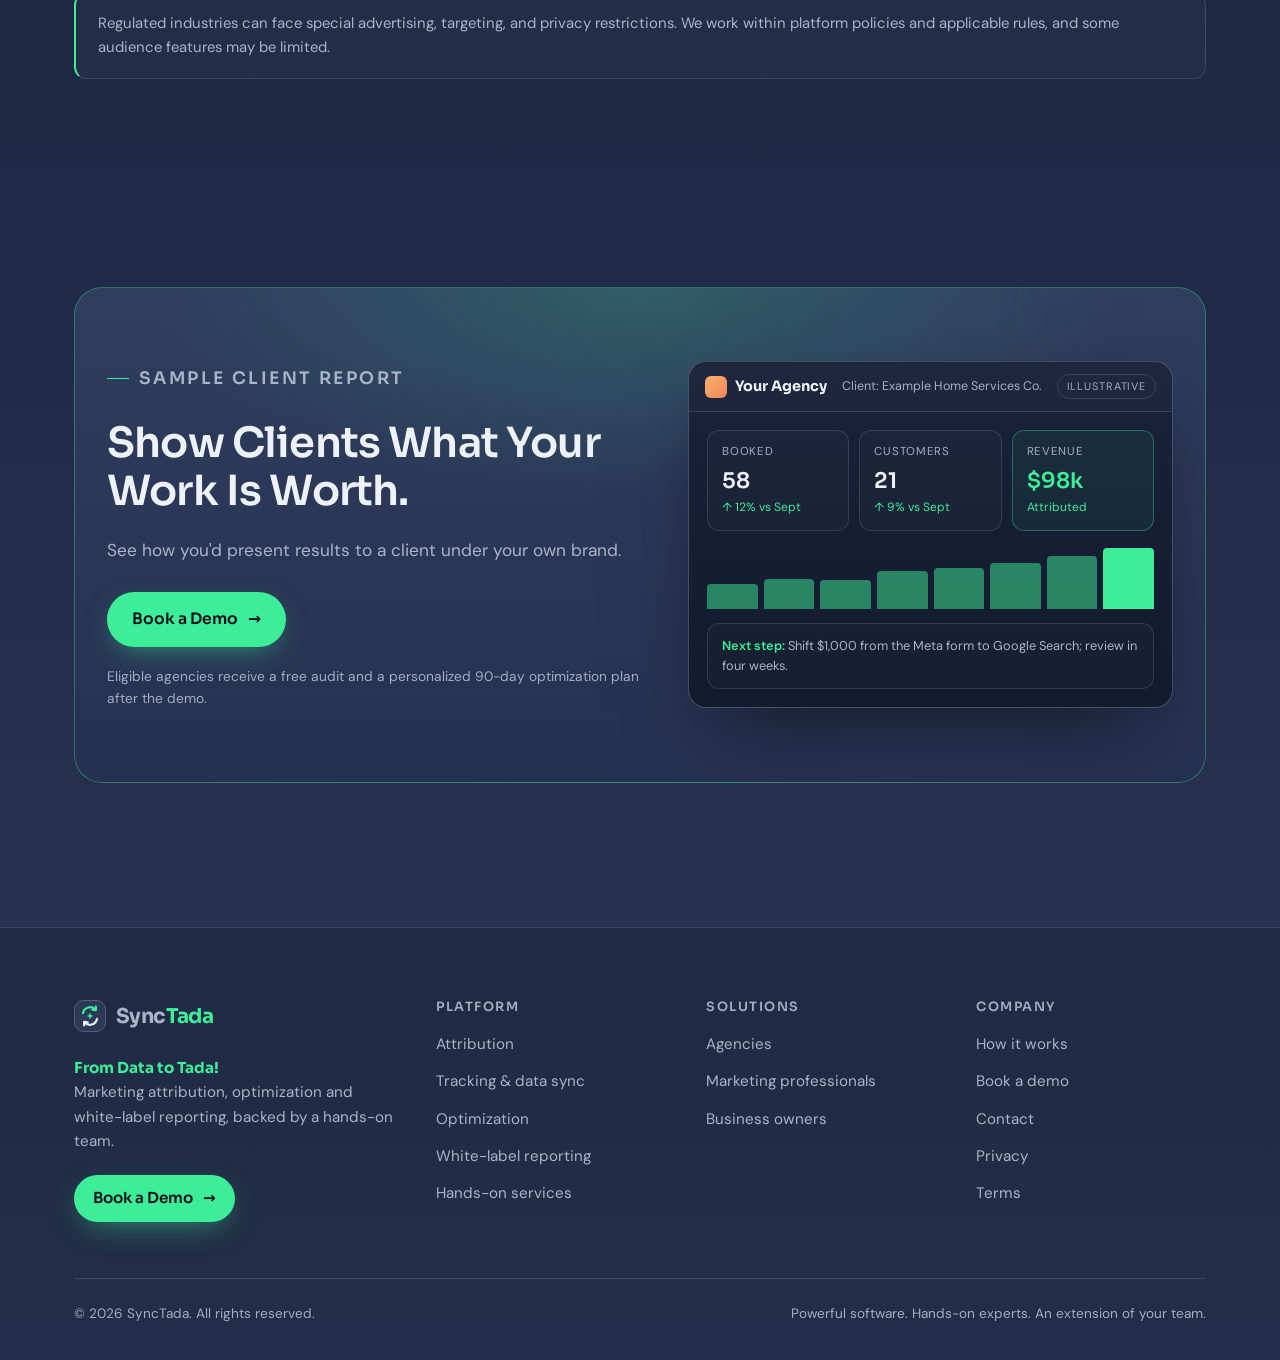
<file: solutions/agencies/index.html>
<!DOCTYPE html>
<html lang="en" class="no-js">
<head>
  <meta charset="utf-8">
  <meta name="viewport" content="width=device-width, initial-scale=1">
  <title>White-Label Attribution Reporting for Agencies | SyncTada</title>
  <meta name="description" content="Prove value, improve lead-gen campaigns, and retain clients with source-to-sale attribution, CRM conversion feedback, and white-label reports.">
  <link rel="canonical" href="https://synctada.com/solutions/agencies/">
  <meta property="og:site_name" content="SyncTada">
  <meta property="og:type" content="website">
  <meta property="og:locale" content="en_US">
  <meta property="og:title" content="White-Label Attribution Reporting for Agencies | SyncTada">
  <meta property="og:description" content="Prove value, improve lead-gen campaigns, and retain clients with source-to-sale attribution, CRM conversion feedback, and white-label reports.">
  <meta property="og:url" content="https://synctada.com/solutions/agencies/">
  <meta property="og:image" content="https://synctada.com/assets/img/og-image.jpg">
  <meta property="og:image:width" content="1200">
  <meta property="og:image:height" content="630">
  <meta property="og:image:alt" content="SyncTada: From Data to Tada! Prove your marketing works. Make it work better.">
  <meta name="twitter:card" content="summary_large_image">
  <meta name="twitter:title" content="White-Label Attribution Reporting for Agencies | SyncTada">
  <meta name="twitter:description" content="Prove value, improve lead-gen campaigns, and retain clients with source-to-sale attribution, CRM conversion feedback, and white-label reports.">
  <meta name="twitter:image" content="https://synctada.com/assets/img/og-image.jpg">
  <meta name="theme-color" content="#0B1020">
  <link rel="icon" href="/assets/img/favicon.svg" type="image/svg+xml">
  <link rel="apple-touch-icon" href="/assets/img/apple-touch-icon.png">
  <link rel="preconnect" href="https://fonts.googleapis.com">
  <link rel="preconnect" href="https://fonts.gstatic.com" crossorigin>
  <link href="https://fonts.googleapis.com/css2?family=DM+Sans:opsz,wght@9..40,400;9..40,500;9..40,600&family=Sora:wght@500;600;700&display=swap" rel="stylesheet">
  <link rel="stylesheet" href="/assets/css/styles.css">
  <script type="application/ld+json">
{
  "@context": "https://schema.org",
  "@graph": [
    {
      "@type": "Organization",
      "@id": "https://synctada.com/#organization",
      "name": "SyncTada",
      "url": "https://synctada.com/",
      "logo": {
        "@type": "ImageObject",
        "url": "https://synctada.com/assets/img/logo-512.png",
        "width": 512,
        "height": 512
      },
      "slogan": "From Data to Tada!",
      "description": "Marketing attribution and optimization platform backed by a hands-on team, with white-label dashboards and reports for agencies and marketers."
    },
    {
      "@type": "WebSite",
      "@id": "https://synctada.com/#website",
      "url": "https://synctada.com/",
      "name": "SyncTada",
      "publisher": {
        "@id": "https://synctada.com/#organization"
      },
      "inLanguage": "en-US"
    },
    {
      "@type": "WebPage",
      "@id": "https://synctada.com/solutions/agencies/#webpage",
      "url": "https://synctada.com/solutions/agencies/",
      "name": "White-Label Attribution Reporting for Agencies | SyncTada",
      "description": "Prove value, improve lead-gen campaigns, and retain clients with source-to-sale attribution, CRM conversion feedback, and white-label reports.",
      "isPartOf": {
        "@id": "https://synctada.com/#website"
      },
      "inLanguage": "en-US",
      "about": {
        "@id": "https://synctada.com/#software"
      },
      "breadcrumb": {
        "@id": "https://synctada.com/solutions/agencies/#breadcrumb"
      }
    },
    {
      "@type": "BreadcrumbList",
      "@id": "https://synctada.com/solutions/agencies/#breadcrumb",
      "itemListElement": [
        {
          "@type": "ListItem",
          "position": 1,
          "name": "Home",
          "item": "https://synctada.com/"
        },
        {
          "@type": "ListItem",
          "position": 2,
          "name": "Agencies",
          "item": "https://synctada.com/solutions/agencies/"
        }
      ]
    },
    {
      "@type": "SoftwareApplication",
      "@id": "https://synctada.com/#software",
      "name": "SyncTada",
      "applicationCategory": "BusinessApplication",
      "applicationSubCategory": "Marketing attribution",
      "operatingSystem": "Web",
      "url": "https://synctada.com/platform/",
      "description": "Connects CRM and ad platforms to attribute campaigns to qualified leads, appointments, customers and revenue, sends conversion signals back to supported ad platforms, and delivers white-label dashboards and reports.",
      "featureList": [
        "Marketing attribution and ROAS reporting",
        "CRM and ad platform data sync",
        "Server-side tracking and conversion APIs",
        "Call tracking and attribution",
        "CRM conversion feedback to ad platforms",
        "White-label dashboards and reports"
      ],
      "publisher": {
        "@id": "https://synctada.com/#organization"
      }
    }
  ]
}
  </script>
</head>
<body data-audience="agency">
<!-- header:start -->
<a class="skip-link" href="#main">Skip to main content</a>
<header class="site-header">
  <div class="container nav">
    <a class="brand" href="/" aria-label="SyncTada home"><svg class="brand-mark" viewBox="0 0 32 32" aria-hidden="true" focusable="false"><rect x="0.5" y="0.5" width="31" height="31" rx="9" fill="#2B3856" stroke="rgba(255,255,255,0.22)"/><path d="M9 13.2a7.2 7.2 0 0 1 12.6-3.4" fill="none" stroke="#3DED97" stroke-width="2.2" stroke-linecap="round"/><path d="M21.9 6.6l-.1 3.6-3.5-.5" fill="none" stroke="#3DED97" stroke-width="2.2" stroke-linecap="round" stroke-linejoin="round"/><path d="M23 18.8a7.2 7.2 0 0 1-12.6 3.4" fill="none" stroke="#fff" stroke-width="2.2" stroke-linecap="round" opacity=".9"/><path d="M10.1 25.4l.1-3.6 3.5.5" fill="none" stroke="#fff" stroke-width="2.2" stroke-linecap="round" stroke-linejoin="round" opacity=".9"/><path d="M16 12.6l.9 2.5 2.5.9-2.5.9-.9 2.5-.9-2.5-2.5-.9 2.5-.9z" fill="#3DED97"/></svg><span class="brand-word" aria-hidden="true">Sync<span>Tada</span></span></a>
    <nav aria-label="Main">
      <ul class="nav-links" id="nav-links">
        <li class="has-dropdown">
          <button type="button" aria-expanded="false" aria-controls="dd-platform">Platform <svg class="caret" viewBox="0 0 10 10" aria-hidden="true" focusable="false"><path d="M2 3.5l3 3 3-3" fill="none" stroke="currentColor" stroke-width="1.4"/></svg></button>
          <div class="dropdown" id="dd-platform">
            <a href="/platform/"><strong>Platform overview</strong><span>How the software fits together</span></a>
            <a href="/platform/#attribution"><strong>Attribution &amp; measurement</strong><span>Connect campaigns to customers and revenue</span></a>
            <a href="/platform/#tracking"><strong>Tracking &amp; data sync</strong><span>CRM, ad platforms, server-side events</span></a>
            <a href="/platform/#optimization"><strong>Optimization &amp; insights</strong><span>Better signals, smarter recommendations</span></a>
            <a href="/platform/#reporting"><strong>Dashboards &amp; reporting</strong><span>White-label, client-ready results</span></a>
          </div>
        </li>
        <li><a href="/services/">Services</a></li>
        <li class="has-dropdown is-active">
          <button type="button" aria-expanded="false" aria-controls="dd-solutions">Solutions <svg class="caret" viewBox="0 0 10 10" aria-hidden="true" focusable="false"><path d="M2 3.5l3 3 3-3" fill="none" stroke="currentColor" stroke-width="1.4"/></svg></button>
          <div class="dropdown" id="dd-solutions">
            <a href="/solutions/agencies/" aria-current="page"><strong>Agencies</strong><span>Prove it. Improve it. Retain them.</span></a>
            <a href="/solutions/marketers/"><strong>Marketing professionals</strong><span>In-house and independent marketers</span></a>
            <a href="/solutions/business-owners/"><strong>Business owners</strong><span>See what your marketing produces</span></a>
          </div>
        </li>
        <li><a href="/how-it-works/">How It Works</a></li>
        <li><a href="/contact/">Contact</a></li>
      </ul>
    </nav>
    <div class="nav-cta">
      <a class="btn btn-primary btn-sm" href="/book-demo/">Book a Demo</a>
      <button class="menu-toggle" type="button" aria-label="Menu" aria-expanded="false" aria-controls="nav-links">
        <svg width="20" height="20" viewBox="0 0 20 20" aria-hidden="true" focusable="false"><path d="M3 6h14M3 10h14M3 14h14" stroke="currentColor" stroke-width="1.6" stroke-linecap="round"/></svg>
      </button>
    </div>
  </div>
</header>
<!-- header:end -->

  <main id="main" tabindex="-1">

    <section class="page-hero">
      <div class="container">
        <p class="eyebrow">For agencies</p>
        <h1>Prove Your Value. Improve Results. <span class="mint">Retain More Clients.</span></h1>
        <p class="lede">Built for agencies serving lead-generation businesses: home services, mortgage, insurance, financial services, legal, and others that turn calls and appointments into sales.</p>
        <div class="btn-row" style="margin-top:28px">
          <a class="btn btn-primary" href="/book-demo/?for=agency" data-cta="page-hero">Book a Demo <span class="arrow" aria-hidden="true">&rarr;</span></a>
          <a class="btn btn-ghost" href="/platform/">See the Platform</a>
        </div>
      </div>
    </section>
    <section class="section section--tight">
      <div class="container">
        <div class="split" style="align-items:start">
          <div>
            <p class="eyebrow">The problem</p>
            <h2>"Are the Ads Actually Working?"</h2>
            <p class="muted">Every agency gets that question. Lead counts and cost-per-lead don't answer it. The answer lives in your client's CRM: which leads booked, showed up, and bought. Without that connection, good work is hard to prove and easy to cut.</p>
          </div>
          <div class="grid" style="gap:14px">
            <div class="note">Ad platforms report leads, not revenue.</div>
            <div class="note">CRM data sits disconnected from campaigns.</div>
            <div class="note">Attribution and tracking need specialist skills.</div>
            <div class="note">Reporting eats hours that should go to strategy.</div>
          </div>
        </div>
      </div>
    </section>

    <section class="section section--line">
      <div class="container">
        <div class="section-head"><p class="eyebrow">How SyncTada helps</p><h2>Prove It. Improve It. Retain Them.</h2></div>
        <div class="grid grid-3">
          <article class="card reveal"><div class="icon" aria-hidden="true"><svg viewBox="0 0 24 24" fill="none" stroke="currentColor" stroke-width="1.6" stroke-linecap="round" stroke-linejoin="round"><path d="M3 20h18"/><path d="M6 16l4-5 3 3 5-7"/><path d="M15 7h3v3"/></svg></div><h3>Prove it</h3><p>Attribute campaigns to qualified leads, booked appointments, customers, and revenue, where the data allows.</p><ul class="ticks "><li>Call tracking and attribution</li><li>Campaign-level ROAS</li></ul></article>
          <article class="card reveal"><div class="icon" aria-hidden="true"><svg viewBox="0 0 24 24" fill="none" stroke="currentColor" stroke-width="1.6" stroke-linecap="round" stroke-linejoin="round"><path d="M12 3l2.2 6.3L20.5 12l-6.3 2.2L12 20.5l-2.2-6.3L3.5 12l6.3-2.7z"/></svg></div><h3>Improve it</h3><p>Send CRM outcomes back to supported ad platforms, tighten tracking, and test smarter audiences.</p><ul class="ticks "><li>Conversion feedback</li><li>Exclusions and custom audiences</li></ul></article>
          <article class="card reveal"><div class="icon" aria-hidden="true"><svg viewBox="0 0 24 24" fill="none" stroke="currentColor" stroke-width="1.6" stroke-linecap="round" stroke-linejoin="round"><rect x="4" y="3" width="16" height="18" rx="2"/><path d="M8 16v-3M12 16V9M16 16v-5"/></svg></div><h3>Retain them</h3><p>Show clients real business results in white-label dashboards and monthly reports.</p><ul class="ticks "><li>Your brand, not ours</li><li>Findings and next steps included</li></ul></article>
        </div>
      </div>
    </section>

    <section class="section section--line">
      <div class="container split">
        <div>
          <p class="eyebrow">White-label</p>
          <h2>Your Brand on Every Report.</h2>
          <p class="muted">Present dashboards and monthly reports as part of your agency's service. Clients see outcomes they care about, booked jobs, policies, closed loans, signed cases, under your name.</p>
          <ul class="ticks "><li>Dashboards and monthly reports under your agency's name</li><li>Outcomes clients care about: booked jobs, closed loans, signed cases</li><li>Findings and a recommended next step in every report</li></ul>
          <p class="small muted" style="margin-top:16px">Exact white-label customization options are confirmed during onboarding.</p>
        </div>
        <div>
<div class="report reveal">
  <div class="report-head">
    <span class="r-title">Cheaper leads aren't always cheaper customers</span>
    <span class="r-sub">October, two campaigns</span>
    <span class="mock-tag">Illustrative</span>
  </div>
  <div class="report-body">
    <div tabindex="0" role="region" aria-label="Campaign comparison table" class="table-wrap">
    <table class="compare">
      <caption class="sr-only">Illustrative two-campaign comparison: spend, leads, customers, cost per lead, and cost per customer</caption>
      <thead><tr><th scope="col">Campaign</th><th scope="col">Spend</th><th scope="col">Leads</th><th scope="col">Customers</th><th scope="col">Cost / lead</th><th scope="col">Cost / customer</th></tr></thead>
      <tbody>
        <tr><th scope="row">Meta: "Free Estimate" lead form</th><td>$3,000</td><td>150</td><td>6</td><td class="best">$20</td><td class="worse">$500</td></tr>
        <tr><th scope="row">Google Search: "Furnace Repair"</th><td>$4,500</td><td>90</td><td>15</td><td class="worse">$50</td><td class="best">$300</td></tr>
      </tbody>
      <tfoot><tr><th scope="row">Both campaigns</th><td>$7,500</td><td>240</td><td>21</td><td>$31.25</td><td>$357</td></tr></tfoot>
    </table>
    </div>
    <p class="small muted" style="margin:0">The Meta form produces leads at less than half the cost, but only 4% became customers, compared with about 17% from Google Search.</p>
  </div>
</div><p class="illustrative">Fictional data. The kind of insight that's hard to show from ad-platform numbers alone.</p></div>
      </div>
    </section>

    <section class="section section--line">
      <div class="container">
        <div class="section-head"><p class="eyebrow">Expand your offering</p><h2>Add Attribution Without Building a Data Team.</h2><p>Offer source-to-sale reporting and conversion optimization to clients without hiring tracking specialists. SyncTada's team handles setup, maintenance, and monthly reviews alongside you.</p></div>
        <div class="grid grid-4">
          <div class="card reveal"><h3>Home services</h3><p>Which ads booked jobs, not just estimates.</p></div>
          <div class="card reveal"><h3>Mortgage &amp; finance</h3><p>Follow leads through to funded or closed.</p></div>
          <div class="card reveal"><h3>Insurance</h3><p>Connect quotes and calls to bound policies.</p></div>
          <div class="card reveal"><h3>Legal</h3><p>See which campaigns lead to signed cases.</p></div>
        </div>
        <div class="note" style="margin-top:28px">Regulated industries can face special advertising, targeting, and privacy restrictions. We work within platform policies and applicable rules, and some audience features may be limited.</div>
      </div>
    </section>

    <section class="section">
      <div class="container">
        <div class="cta-band reveal">
          <div class="cta-split">
            <div>
              <p class="eyebrow">Sample client report</p>
              <h2>Show Clients What Your Work Is Worth.</h2>
              <p>See how you'd present results to a client under your own brand.</p>
              <div class="btn-row"><a class="btn btn-primary" href="/book-demo/?for=agency" data-cta="final">Book a Demo <span class="arrow" aria-hidden="true">&rarr;</span></a></div>
              <p class="fine" style="text-align:left;margin-left:0">Eligible agencies receive a free audit and a personalized 90-day optimization plan after the demo.</p>
            </div>
            
<div class="mock" role="img" aria-label="Illustrative monthly client report branded with an agency's logo, showing booked appointments, customers, attributed revenue, and a recommended next step">
  <div class="mock-bar">
    <div class="wl-brand"><span class="wl-logo"></span>Your Agency</div>
    <span class="wl-client">Client: Example Home Services Co.</span>
    <span class="mock-tag">Illustrative</span>
  </div>
  <div class="mock-body">
    <div class="kpis">
      <div class="kpi"><div class="label">Booked</div><div class="value">58</div><div class="delta">&uarr; 12% vs Sept</div></div>
      <div class="kpi"><div class="label">Customers</div><div class="value">21</div><div class="delta">&uarr; 9% vs Sept</div></div>
      <div class="kpi hl"><div class="label">Revenue</div><div class="value">$98k</div><div class="delta">Attributed</div></div>
    </div>
    <div class="report-bars" aria-hidden="true"><b style="height:38%"></b><b style="height:46%"></b><b style="height:44%"></b><b style="height:58%"></b><b style="height:63%"></b><b style="height:71%"></b><b style="height:82%"></b><b style="height:94%"></b></div>
    <div class="kpi" style="font-size:.8rem"><span class="mint" style="font-weight:600">Next step:</span> <span class="muted">Shift $1,000 from the Meta form to Google Search; review in four weeks.</span></div>
  </div>
</div>
          </div>
        </div>
      </div>
    </section>
  </main>

<!-- footer:start -->
<footer class="site-footer">
  <div class="container">
    <div class="footer-grid">
      <div>
        <a class="brand" href="/" aria-label="SyncTada home"><svg class="brand-mark" viewBox="0 0 32 32" aria-hidden="true" focusable="false"><rect x="0.5" y="0.5" width="31" height="31" rx="9" fill="#2B3856" stroke="rgba(255,255,255,0.22)"/><path d="M9 13.2a7.2 7.2 0 0 1 12.6-3.4" fill="none" stroke="#3DED97" stroke-width="2.2" stroke-linecap="round"/><path d="M21.9 6.6l-.1 3.6-3.5-.5" fill="none" stroke="#3DED97" stroke-width="2.2" stroke-linecap="round" stroke-linejoin="round"/><path d="M23 18.8a7.2 7.2 0 0 1-12.6 3.4" fill="none" stroke="#fff" stroke-width="2.2" stroke-linecap="round" opacity=".9"/><path d="M10.1 25.4l.1-3.6 3.5.5" fill="none" stroke="#fff" stroke-width="2.2" stroke-linecap="round" stroke-linejoin="round" opacity=".9"/><path d="M16 12.6l.9 2.5 2.5.9-2.5.9-.9 2.5-.9-2.5-2.5-.9 2.5-.9z" fill="#3DED97"/></svg><span class="brand-word" aria-hidden="true">Sync<span>Tada</span></span></a>
        <p class="footer-tag"><strong>From Data to Tada!</strong><br>Marketing attribution, optimization and white-label reporting, backed by a hands-on team.</p>
        <a class="btn btn-primary btn-sm" href="/book-demo/">Book a Demo <span class="arrow" aria-hidden="true">&rarr;</span></a>
      </div>
      <nav aria-labelledby="ft-platform">
        <h2 class="footer-title" id="ft-platform">Platform</h2>
        <ul>
          <li><a href="/platform/#attribution">Attribution</a></li>
          <li><a href="/platform/#tracking">Tracking &amp; data sync</a></li>
          <li><a href="/platform/#optimization">Optimization</a></li>
          <li><a href="/platform/#reporting">White-label reporting</a></li>
          <li><a href="/services/">Hands-on services</a></li>
        </ul>
      </nav>
      <nav aria-labelledby="ft-solutions">
        <h2 class="footer-title" id="ft-solutions">Solutions</h2>
        <ul>
          <li><a href="/solutions/agencies/" aria-current="page">Agencies</a></li>
          <li><a href="/solutions/marketers/">Marketing professionals</a></li>
          <li><a href="/solutions/business-owners/">Business owners</a></li>
        </ul>
      </nav>
      <nav aria-labelledby="ft-company">
        <h2 class="footer-title" id="ft-company">Company</h2>
        <ul>
          <li><a href="/how-it-works/">How it works</a></li>
          <li><a href="/book-demo/">Book a demo</a></li>
          <li><a href="/contact/">Contact</a></li>
          <li><a href="/privacy/">Privacy</a></li>
          <li><a href="/terms/">Terms</a></li>
        </ul>
      </nav>
    </div>
    <div class="footer-bottom">
      <p>&copy; <span data-year>2026</span> SyncTada. All rights reserved.</p>
      <p>Powerful software. Hands-on experts. An extension of your team.</p>
    </div>
  </div>
</footer>
<!-- footer:end -->
  <script src="/assets/js/main.js"></script>
</body>
</html>
</file>
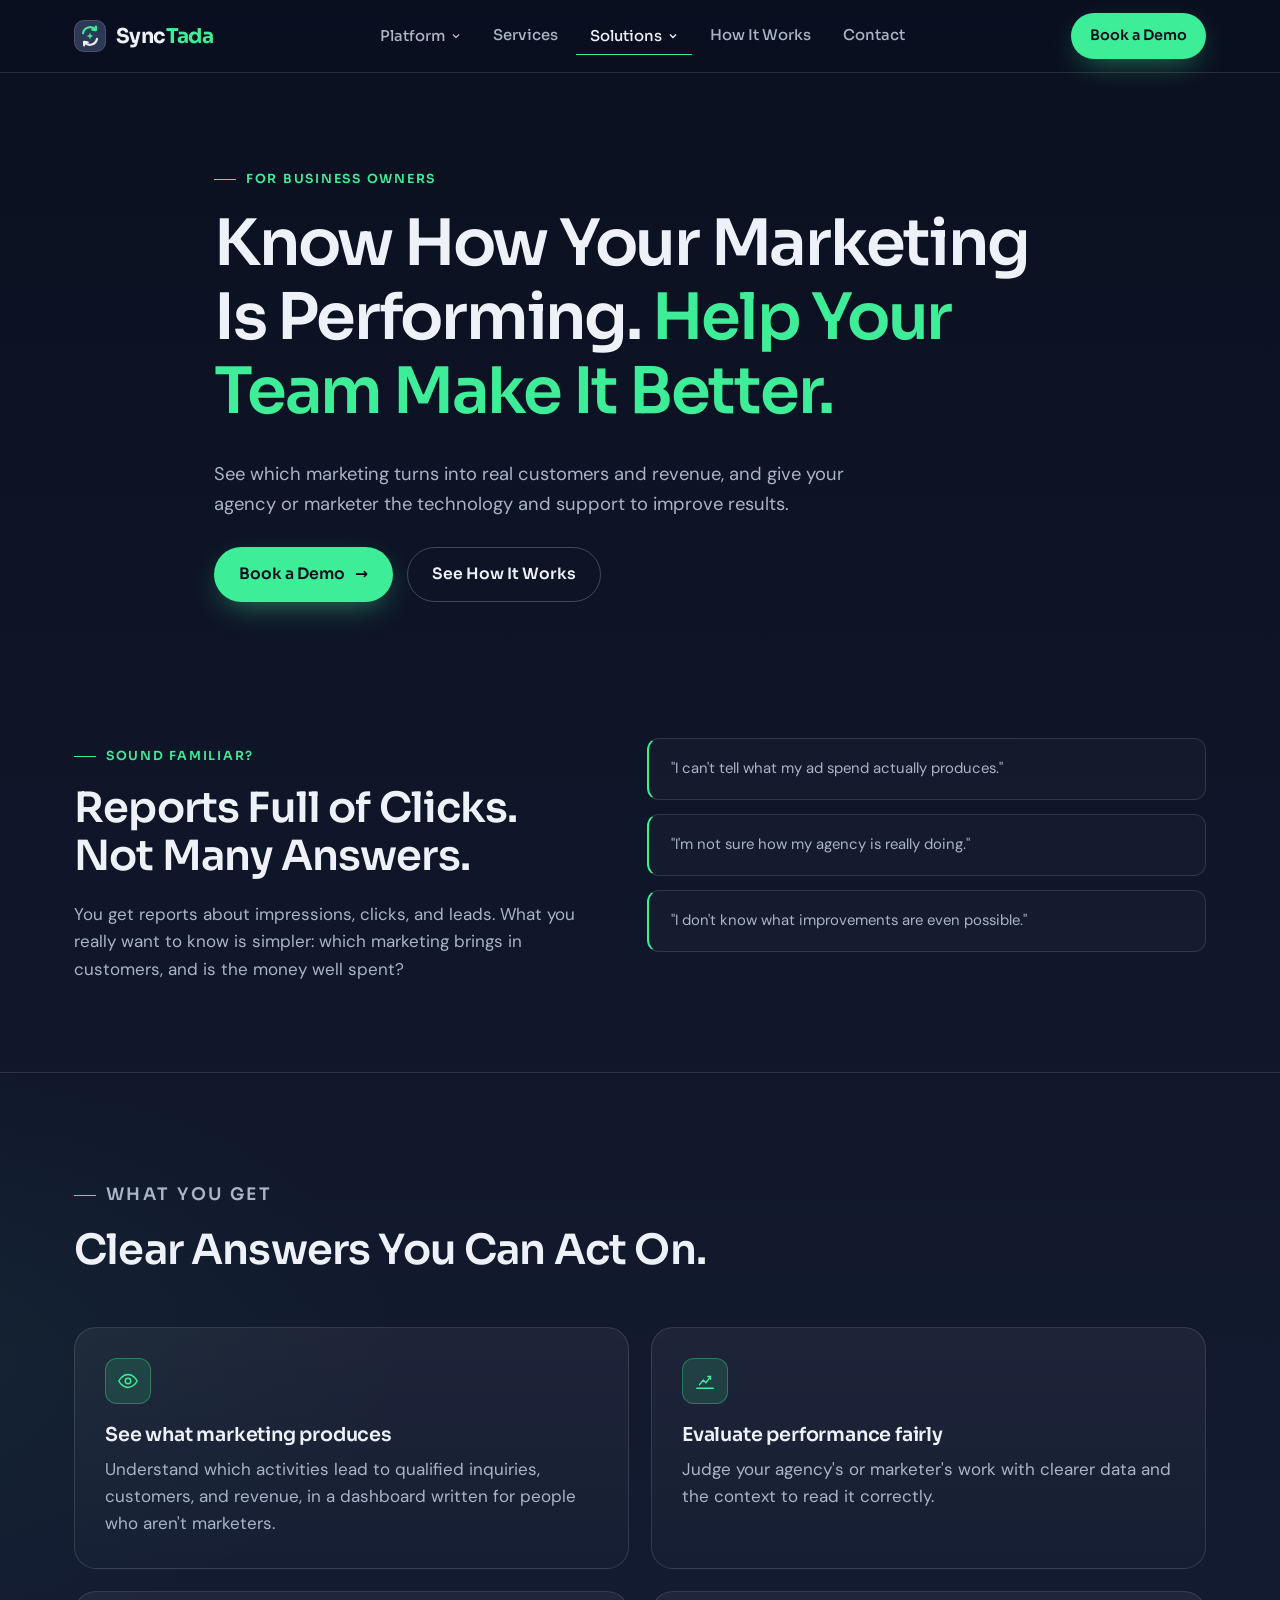
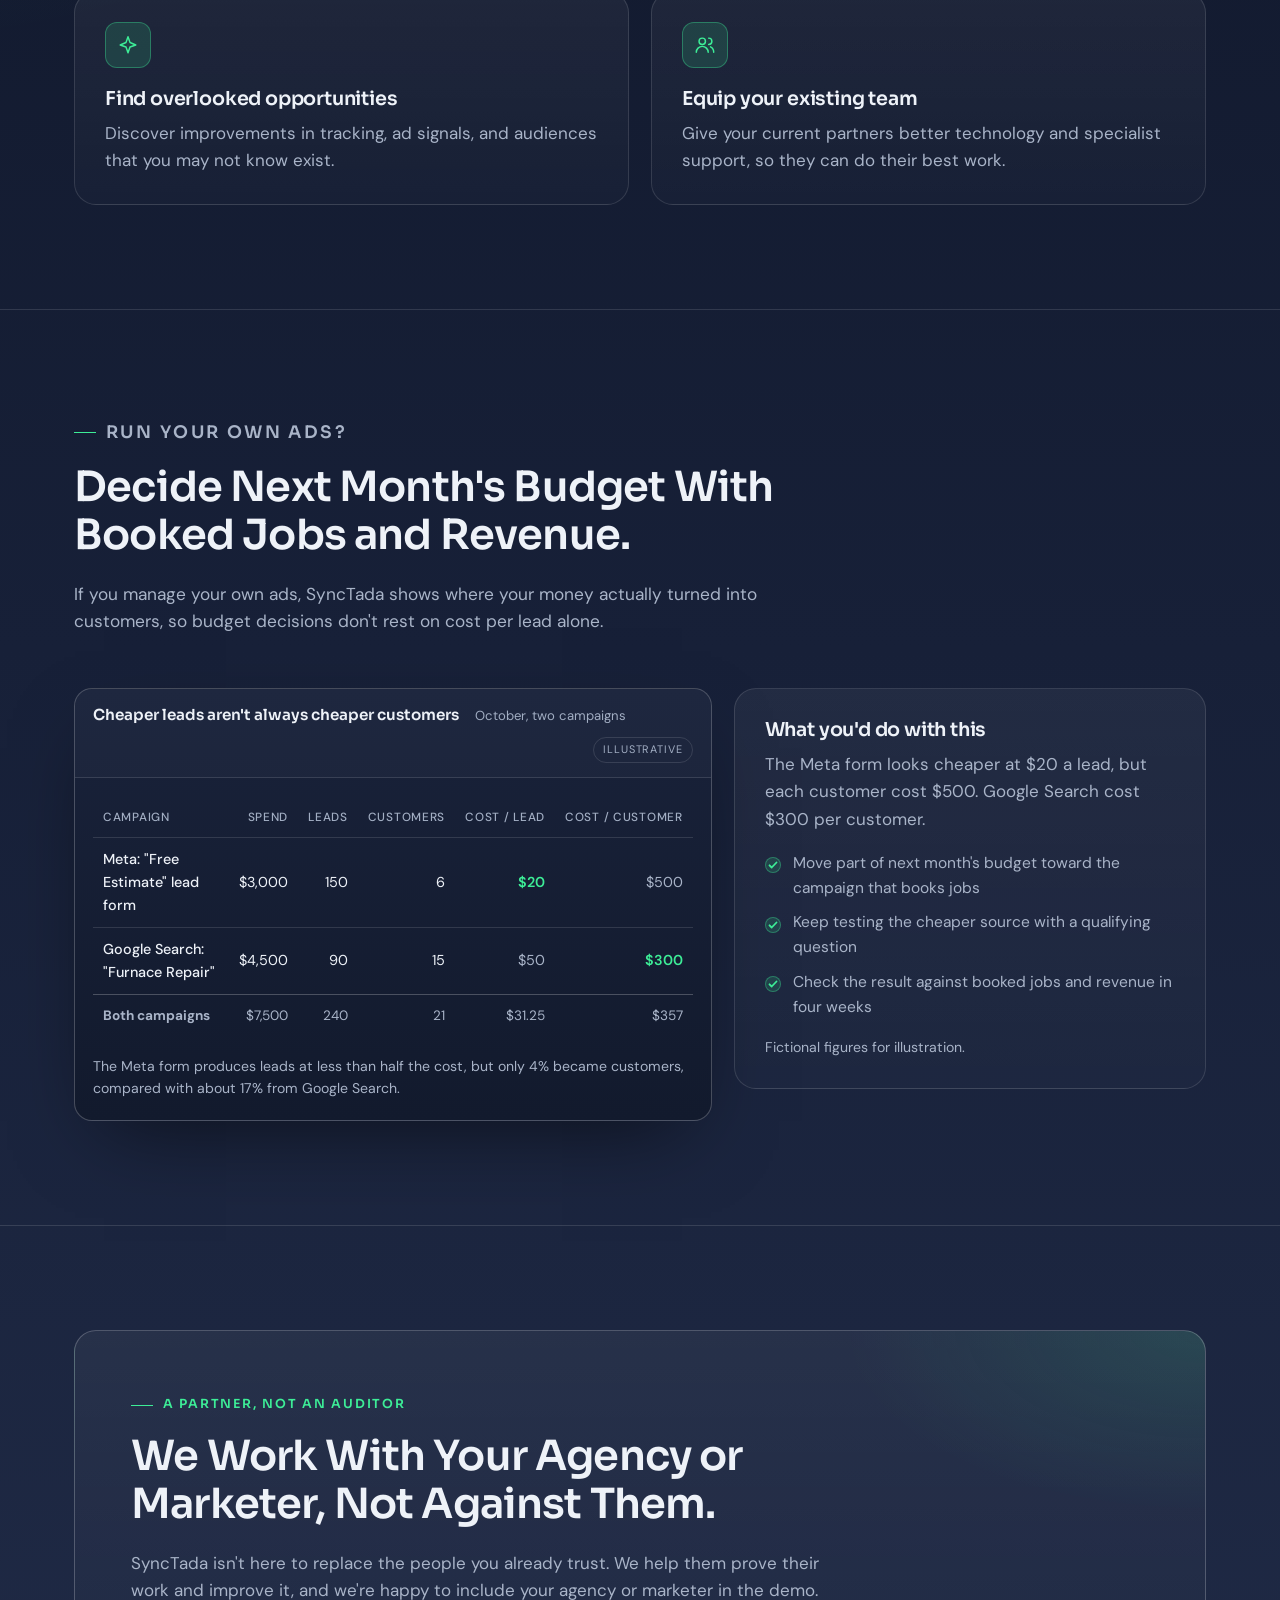
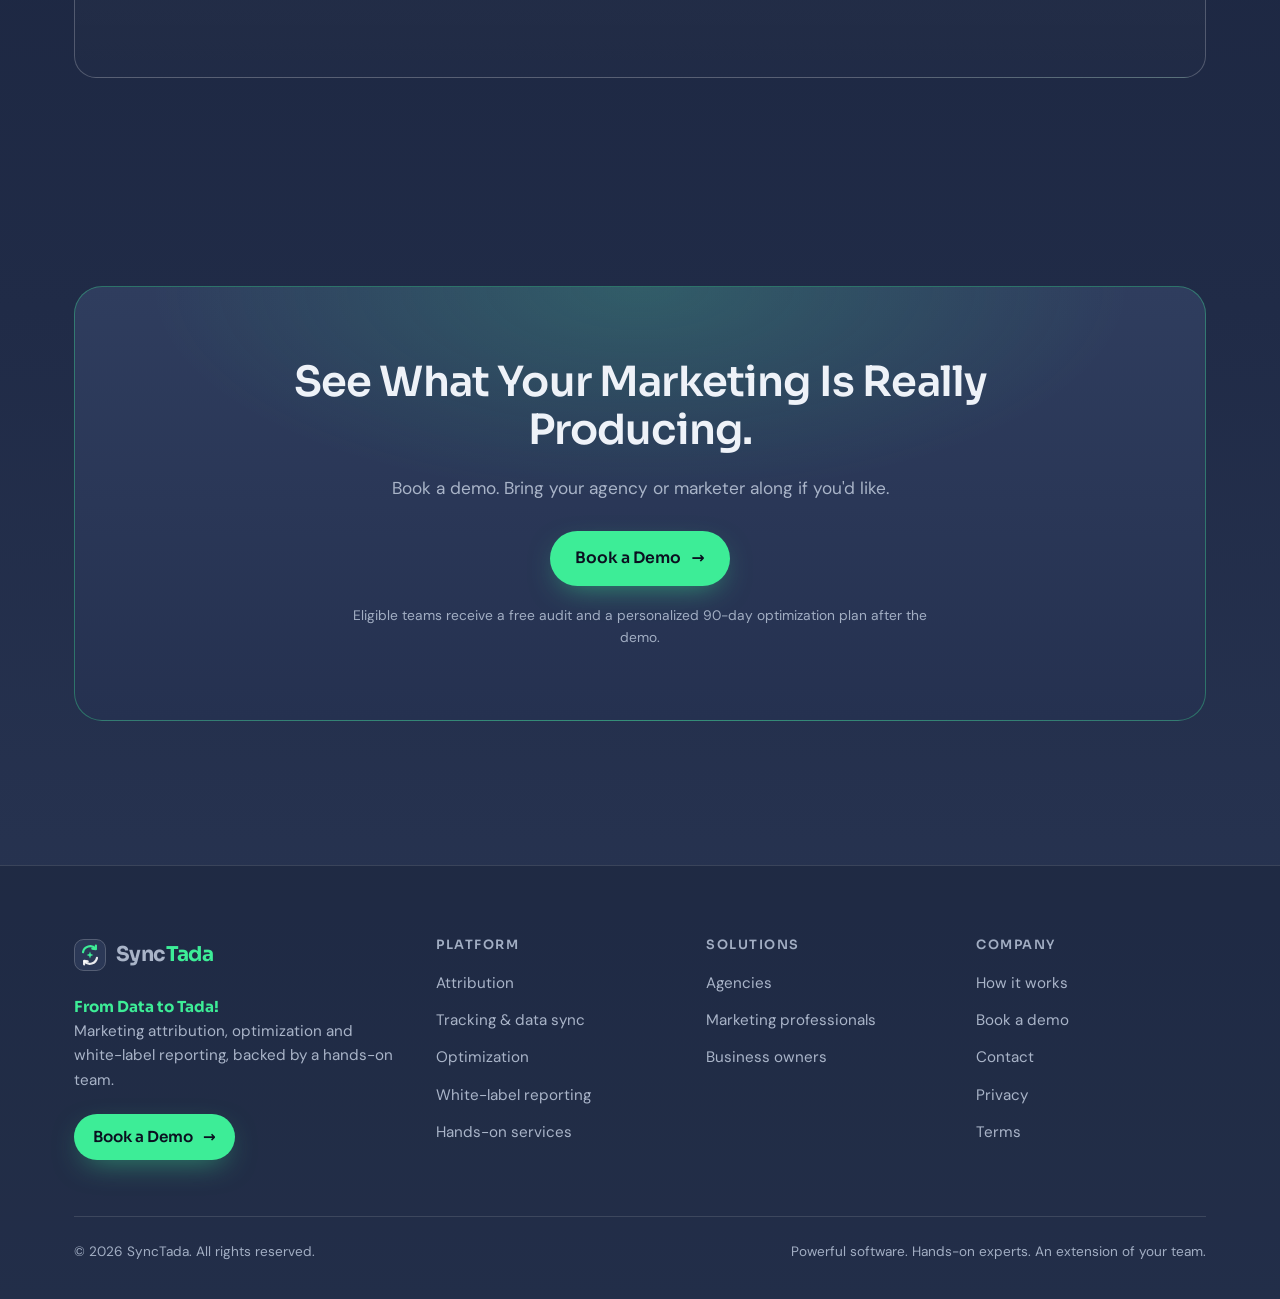
<file: solutions/business-owners/index.html>
<!DOCTYPE html>
<html lang="en" class="no-js">
<head>
  <meta charset="utf-8">
  <meta name="viewport" content="width=device-width, initial-scale=1">
  <title>See What Your Marketing Produces | SyncTada for Owners</title>
  <meta name="description" content="See which marketing produces customers and revenue, and give your agency or marketer the tools and support to improve results.">
  <link rel="canonical" href="https://synctada.com/solutions/business-owners/">
  <meta property="og:site_name" content="SyncTada">
  <meta property="og:type" content="website">
  <meta property="og:locale" content="en_US">
  <meta property="og:title" content="See What Your Marketing Produces | SyncTada for Owners">
  <meta property="og:description" content="See which marketing produces customers and revenue, and give your agency or marketer the tools and support to improve results.">
  <meta property="og:url" content="https://synctada.com/solutions/business-owners/">
  <meta property="og:image" content="https://synctada.com/assets/img/og-image.jpg">
  <meta property="og:image:width" content="1200">
  <meta property="og:image:height" content="630">
  <meta property="og:image:alt" content="SyncTada: From Data to Tada! Prove your marketing works. Make it work better.">
  <meta name="twitter:card" content="summary_large_image">
  <meta name="twitter:title" content="See What Your Marketing Produces | SyncTada for Owners">
  <meta name="twitter:description" content="See which marketing produces customers and revenue, and give your agency or marketer the tools and support to improve results.">
  <meta name="twitter:image" content="https://synctada.com/assets/img/og-image.jpg">
  <meta name="theme-color" content="#0B1020">
  <link rel="icon" href="/assets/img/favicon.svg" type="image/svg+xml">
  <link rel="apple-touch-icon" href="/assets/img/apple-touch-icon.png">
  <link rel="preconnect" href="https://fonts.googleapis.com">
  <link rel="preconnect" href="https://fonts.gstatic.com" crossorigin>
  <link href="https://fonts.googleapis.com/css2?family=DM+Sans:opsz,wght@9..40,400;9..40,500;9..40,600&family=Sora:wght@500;600;700&display=swap" rel="stylesheet">
  <link rel="stylesheet" href="/assets/css/styles.css">
  <script type="application/ld+json">
{
  "@context": "https://schema.org",
  "@graph": [
    {
      "@type": "Organization",
      "@id": "https://synctada.com/#organization",
      "name": "SyncTada",
      "url": "https://synctada.com/",
      "logo": {
        "@type": "ImageObject",
        "url": "https://synctada.com/assets/img/logo-512.png",
        "width": 512,
        "height": 512
      },
      "slogan": "From Data to Tada!",
      "description": "Marketing attribution and optimization platform backed by a hands-on team, with white-label dashboards and reports for agencies and marketers."
    },
    {
      "@type": "WebSite",
      "@id": "https://synctada.com/#website",
      "url": "https://synctada.com/",
      "name": "SyncTada",
      "publisher": {
        "@id": "https://synctada.com/#organization"
      },
      "inLanguage": "en-US"
    },
    {
      "@type": "WebPage",
      "@id": "https://synctada.com/solutions/business-owners/#webpage",
      "url": "https://synctada.com/solutions/business-owners/",
      "name": "See What Your Marketing Produces | SyncTada for Owners",
      "description": "See which marketing produces customers and revenue, and give your agency or marketer the tools and support to improve results.",
      "isPartOf": {
        "@id": "https://synctada.com/#website"
      },
      "inLanguage": "en-US",
      "about": {
        "@id": "https://synctada.com/#software"
      },
      "breadcrumb": {
        "@id": "https://synctada.com/solutions/business-owners/#breadcrumb"
      }
    },
    {
      "@type": "BreadcrumbList",
      "@id": "https://synctada.com/solutions/business-owners/#breadcrumb",
      "itemListElement": [
        {
          "@type": "ListItem",
          "position": 1,
          "name": "Home",
          "item": "https://synctada.com/"
        },
        {
          "@type": "ListItem",
          "position": 2,
          "name": "Business Owners",
          "item": "https://synctada.com/solutions/business-owners/"
        }
      ]
    },
    {
      "@type": "SoftwareApplication",
      "@id": "https://synctada.com/#software",
      "name": "SyncTada",
      "applicationCategory": "BusinessApplication",
      "applicationSubCategory": "Marketing attribution",
      "operatingSystem": "Web",
      "url": "https://synctada.com/platform/",
      "description": "Connects CRM and ad platforms to attribute campaigns to qualified leads, appointments, customers and revenue, sends conversion signals back to supported ad platforms, and delivers white-label dashboards and reports.",
      "featureList": [
        "Marketing attribution and ROAS reporting",
        "CRM and ad platform data sync",
        "Server-side tracking and conversion APIs",
        "Call tracking and attribution",
        "CRM conversion feedback to ad platforms",
        "White-label dashboards and reports"
      ],
      "publisher": {
        "@id": "https://synctada.com/#organization"
      }
    }
  ]
}
  </script>
</head>
<body data-audience="owner">
<!-- header:start -->
<a class="skip-link" href="#main">Skip to main content</a>
<header class="site-header">
  <div class="container nav">
    <a class="brand" href="/" aria-label="SyncTada home"><svg class="brand-mark" viewBox="0 0 32 32" aria-hidden="true" focusable="false"><rect x="0.5" y="0.5" width="31" height="31" rx="9" fill="#2B3856" stroke="rgba(255,255,255,0.22)"/><path d="M9 13.2a7.2 7.2 0 0 1 12.6-3.4" fill="none" stroke="#3DED97" stroke-width="2.2" stroke-linecap="round"/><path d="M21.9 6.6l-.1 3.6-3.5-.5" fill="none" stroke="#3DED97" stroke-width="2.2" stroke-linecap="round" stroke-linejoin="round"/><path d="M23 18.8a7.2 7.2 0 0 1-12.6 3.4" fill="none" stroke="#fff" stroke-width="2.2" stroke-linecap="round" opacity=".9"/><path d="M10.1 25.4l.1-3.6 3.5.5" fill="none" stroke="#fff" stroke-width="2.2" stroke-linecap="round" stroke-linejoin="round" opacity=".9"/><path d="M16 12.6l.9 2.5 2.5.9-2.5.9-.9 2.5-.9-2.5-2.5-.9 2.5-.9z" fill="#3DED97"/></svg><span class="brand-word" aria-hidden="true">Sync<span>Tada</span></span></a>
    <nav aria-label="Main">
      <ul class="nav-links" id="nav-links">
        <li class="has-dropdown">
          <button type="button" aria-expanded="false" aria-controls="dd-platform">Platform <svg class="caret" viewBox="0 0 10 10" aria-hidden="true" focusable="false"><path d="M2 3.5l3 3 3-3" fill="none" stroke="currentColor" stroke-width="1.4"/></svg></button>
          <div class="dropdown" id="dd-platform">
            <a href="/platform/"><strong>Platform overview</strong><span>How the software fits together</span></a>
            <a href="/platform/#attribution"><strong>Attribution &amp; measurement</strong><span>Connect campaigns to customers and revenue</span></a>
            <a href="/platform/#tracking"><strong>Tracking &amp; data sync</strong><span>CRM, ad platforms, server-side events</span></a>
            <a href="/platform/#optimization"><strong>Optimization &amp; insights</strong><span>Better signals, smarter recommendations</span></a>
            <a href="/platform/#reporting"><strong>Dashboards &amp; reporting</strong><span>White-label, client-ready results</span></a>
          </div>
        </li>
        <li><a href="/services/">Services</a></li>
        <li class="has-dropdown is-active">
          <button type="button" aria-expanded="false" aria-controls="dd-solutions">Solutions <svg class="caret" viewBox="0 0 10 10" aria-hidden="true" focusable="false"><path d="M2 3.5l3 3 3-3" fill="none" stroke="currentColor" stroke-width="1.4"/></svg></button>
          <div class="dropdown" id="dd-solutions">
            <a href="/solutions/agencies/"><strong>Agencies</strong><span>Prove it. Improve it. Retain them.</span></a>
            <a href="/solutions/marketers/"><strong>Marketing professionals</strong><span>In-house and independent marketers</span></a>
            <a href="/solutions/business-owners/" aria-current="page"><strong>Business owners</strong><span>See what your marketing produces</span></a>
          </div>
        </li>
        <li><a href="/how-it-works/">How It Works</a></li>
        <li><a href="/contact/">Contact</a></li>
      </ul>
    </nav>
    <div class="nav-cta">
      <a class="btn btn-primary btn-sm" href="/book-demo/">Book a Demo</a>
      <button class="menu-toggle" type="button" aria-label="Menu" aria-expanded="false" aria-controls="nav-links">
        <svg width="20" height="20" viewBox="0 0 20 20" aria-hidden="true" focusable="false"><path d="M3 6h14M3 10h14M3 14h14" stroke="currentColor" stroke-width="1.6" stroke-linecap="round"/></svg>
      </button>
    </div>
  </div>
</header>
<!-- header:end -->

  <main id="main" tabindex="-1">

    <section class="page-hero">
      <div class="container">
        <p class="eyebrow">For business owners</p>
        <h1>Know How Your Marketing Is Performing. <span class="mint">Help Your Team Make It Better.</span></h1>
        <p class="lede">See which marketing turns into real customers and revenue, and give your agency or marketer the technology and support to improve results.</p>
        <div class="btn-row" style="margin-top:28px">
          <a class="btn btn-primary" href="/book-demo/?for=owner" data-cta="page-hero">Book a Demo <span class="arrow" aria-hidden="true">&rarr;</span></a>
          <a class="btn btn-ghost" href="/how-it-works/">See How It Works</a>
        </div>
      </div>
    </section>
    <section class="section section--tight">
      <div class="container split" style="align-items:start">
        <div>
          <p class="eyebrow">Sound familiar?</p>
          <h2>Reports Full of Clicks. Not Many Answers.</h2>
          <p class="muted">You get reports about impressions, clicks, and leads. What you really want to know is simpler: which marketing brings in customers, and is the money well spent?</p>
        </div>
        <div class="grid" style="gap:14px">
          <div class="note">"I can't tell what my ad spend actually produces."</div>
          <div class="note">"I'm not sure how my agency is really doing."</div>
          <div class="note">"I don't know what improvements are even possible."</div>
        </div>
      </div>
    </section>

    <section class="section section--line">
      <div class="container">
        <div class="section-head"><p class="eyebrow">What you get</p><h2>Clear Answers You Can Act On.</h2></div>
        <div class="grid grid-2">
          <article class="card reveal"><div class="icon" aria-hidden="true"><svg viewBox="0 0 24 24" fill="none" stroke="currentColor" stroke-width="1.6" stroke-linecap="round" stroke-linejoin="round"><path d="M2 12s3.6-7 10-7 10 7 10 7-3.6 7-10 7S2 12 2 12z"/><circle cx="12" cy="12" r="3"/></svg></div><h3>See what marketing produces</h3><p>Understand which activities lead to qualified inquiries, customers, and revenue, in a dashboard written for people who aren't marketers.</p></article>
          <article class="card reveal"><div class="icon" aria-hidden="true"><svg viewBox="0 0 24 24" fill="none" stroke="currentColor" stroke-width="1.6" stroke-linecap="round" stroke-linejoin="round"><path d="M3 20h18"/><path d="M6 16l4-5 3 3 5-7"/><path d="M15 7h3v3"/></svg></div><h3>Evaluate performance fairly</h3><p>Judge your agency's or marketer's work with clearer data and the context to read it correctly.</p></article>
          <article class="card reveal"><div class="icon" aria-hidden="true"><svg viewBox="0 0 24 24" fill="none" stroke="currentColor" stroke-width="1.6" stroke-linecap="round" stroke-linejoin="round"><path d="M12 3l2.2 6.3L20.5 12l-6.3 2.2L12 20.5l-2.2-6.3L3.5 12l6.3-2.7z"/></svg></div><h3>Find overlooked opportunities</h3><p>Discover improvements in tracking, ad signals, and audiences that you may not know exist.</p></article>
          <article class="card reveal"><div class="icon" aria-hidden="true"><svg viewBox="0 0 24 24" fill="none" stroke="currentColor" stroke-width="1.6" stroke-linecap="round" stroke-linejoin="round"><circle cx="9" cy="8" r="3.5"/><path d="M2.5 20a6.5 6.5 0 0 1 13 0"/><path d="M16 4.5a3.5 3.5 0 0 1 0 7M18 14a6.5 6.5 0 0 1 3.5 6"/></svg></div><h3>Equip your existing team</h3><p>Give your current partners better technology and specialist support, so they can do their best work.</p></article>
        </div>
      </div>
    </section>

    <section class="section section--line" aria-labelledby="own-ads-title">
      <div class="container">
        <div class="section-head"><p class="eyebrow">Run your own ads?</p><h2 id="own-ads-title">Decide Next Month's Budget With Booked Jobs and Revenue.</h2><p>If you manage your own ads, SyncTada shows where your money actually turned into customers, so budget decisions don't rest on cost per lead alone.</p></div>
        <div class="example-grid">
          <div>
<div class="report reveal">
  <div class="report-head">
    <span class="r-title">Cheaper leads aren't always cheaper customers</span>
    <span class="r-sub">October, two campaigns</span>
    <span class="mock-tag">Illustrative</span>
  </div>
  <div class="report-body">
    <div tabindex="0" role="region" aria-label="Campaign comparison table" class="table-wrap">
    <table class="compare">
      <caption class="sr-only">Illustrative two-campaign comparison: spend, leads, customers, cost per lead, and cost per customer</caption>
      <thead><tr><th scope="col">Campaign</th><th scope="col">Spend</th><th scope="col">Leads</th><th scope="col">Customers</th><th scope="col">Cost / lead</th><th scope="col">Cost / customer</th></tr></thead>
      <tbody>
        <tr><th scope="row">Meta: "Free Estimate" lead form</th><td>$3,000</td><td>150</td><td>6</td><td class="best">$20</td><td class="worse">$500</td></tr>
        <tr><th scope="row">Google Search: "Furnace Repair"</th><td>$4,500</td><td>90</td><td>15</td><td class="worse">$50</td><td class="best">$300</td></tr>
      </tbody>
      <tfoot><tr><th scope="row">Both campaigns</th><td>$7,500</td><td>240</td><td>21</td><td>$31.25</td><td>$357</td></tr></tfoot>
    </table>
    </div>
    <p class="small muted" style="margin:0">The Meta form produces leads at less than half the cost, but only 4% became customers, compared with about 17% from Google Search.</p>
  </div>
</div></div>
          <div class="card reveal">
            <h3>What you'd do with this</h3>
            <p>The Meta form looks cheaper at $20 a lead, but each customer cost $500. Google Search cost $300 per customer.</p>
            <ul class="ticks "><li>Move part of next month's budget toward the campaign that books jobs</li><li>Keep testing the cheaper source with a qualifying question</li><li>Check the result against booked jobs and revenue in four weeks</li></ul>
            <p class="small" style="margin-top:16px">Fictional figures for illustration.</p>
          </div>
        </div>
      </div>
    </section>

    <section class="section section--line">
      <div class="container">
        <div class="team-panel reveal">
          <p class="eyebrow">A partner, not an auditor</p>
          <h2 style="max-width:720px">We Work With Your Agency or Marketer, Not Against Them.</h2>
          <p class="muted" style="max-width:720px">SyncTada isn't here to replace the people you already trust. We help them prove their work and improve it, and we're happy to include your agency or marketer in the demo.</p>
        </div>
      </div>
    </section>

    <section class="section">
      <div class="container">
        <div class="cta-band reveal">
          <h2>See What Your Marketing Is Really Producing.</h2>
          <p>Book a demo. Bring your agency or marketer along if you'd like.</p>
          <div class="btn-row"><a class="btn btn-primary" href="/book-demo/?for=owner" data-cta="final">Book a Demo <span class="arrow" aria-hidden="true">&rarr;</span></a></div>
          <p class="fine">Eligible teams receive a free audit and a personalized 90-day optimization plan after the demo.</p>
        </div>
      </div>
    </section>
  </main>

<!-- footer:start -->
<footer class="site-footer">
  <div class="container">
    <div class="footer-grid">
      <div>
        <a class="brand" href="/" aria-label="SyncTada home"><svg class="brand-mark" viewBox="0 0 32 32" aria-hidden="true" focusable="false"><rect x="0.5" y="0.5" width="31" height="31" rx="9" fill="#2B3856" stroke="rgba(255,255,255,0.22)"/><path d="M9 13.2a7.2 7.2 0 0 1 12.6-3.4" fill="none" stroke="#3DED97" stroke-width="2.2" stroke-linecap="round"/><path d="M21.9 6.6l-.1 3.6-3.5-.5" fill="none" stroke="#3DED97" stroke-width="2.2" stroke-linecap="round" stroke-linejoin="round"/><path d="M23 18.8a7.2 7.2 0 0 1-12.6 3.4" fill="none" stroke="#fff" stroke-width="2.2" stroke-linecap="round" opacity=".9"/><path d="M10.1 25.4l.1-3.6 3.5.5" fill="none" stroke="#fff" stroke-width="2.2" stroke-linecap="round" stroke-linejoin="round" opacity=".9"/><path d="M16 12.6l.9 2.5 2.5.9-2.5.9-.9 2.5-.9-2.5-2.5-.9 2.5-.9z" fill="#3DED97"/></svg><span class="brand-word" aria-hidden="true">Sync<span>Tada</span></span></a>
        <p class="footer-tag"><strong>From Data to Tada!</strong><br>Marketing attribution, optimization and white-label reporting, backed by a hands-on team.</p>
        <a class="btn btn-primary btn-sm" href="/book-demo/">Book a Demo <span class="arrow" aria-hidden="true">&rarr;</span></a>
      </div>
      <nav aria-labelledby="ft-platform">
        <h2 class="footer-title" id="ft-platform">Platform</h2>
        <ul>
          <li><a href="/platform/#attribution">Attribution</a></li>
          <li><a href="/platform/#tracking">Tracking &amp; data sync</a></li>
          <li><a href="/platform/#optimization">Optimization</a></li>
          <li><a href="/platform/#reporting">White-label reporting</a></li>
          <li><a href="/services/">Hands-on services</a></li>
        </ul>
      </nav>
      <nav aria-labelledby="ft-solutions">
        <h2 class="footer-title" id="ft-solutions">Solutions</h2>
        <ul>
          <li><a href="/solutions/agencies/">Agencies</a></li>
          <li><a href="/solutions/marketers/">Marketing professionals</a></li>
          <li><a href="/solutions/business-owners/" aria-current="page">Business owners</a></li>
        </ul>
      </nav>
      <nav aria-labelledby="ft-company">
        <h2 class="footer-title" id="ft-company">Company</h2>
        <ul>
          <li><a href="/how-it-works/">How it works</a></li>
          <li><a href="/book-demo/">Book a demo</a></li>
          <li><a href="/contact/">Contact</a></li>
          <li><a href="/privacy/">Privacy</a></li>
          <li><a href="/terms/">Terms</a></li>
        </ul>
      </nav>
    </div>
    <div class="footer-bottom">
      <p>&copy; <span data-year>2026</span> SyncTada. All rights reserved.</p>
      <p>Powerful software. Hands-on experts. An extension of your team.</p>
    </div>
  </div>
</footer>
<!-- footer:end -->
  <script src="/assets/js/main.js"></script>
</body>
</html>
</file>
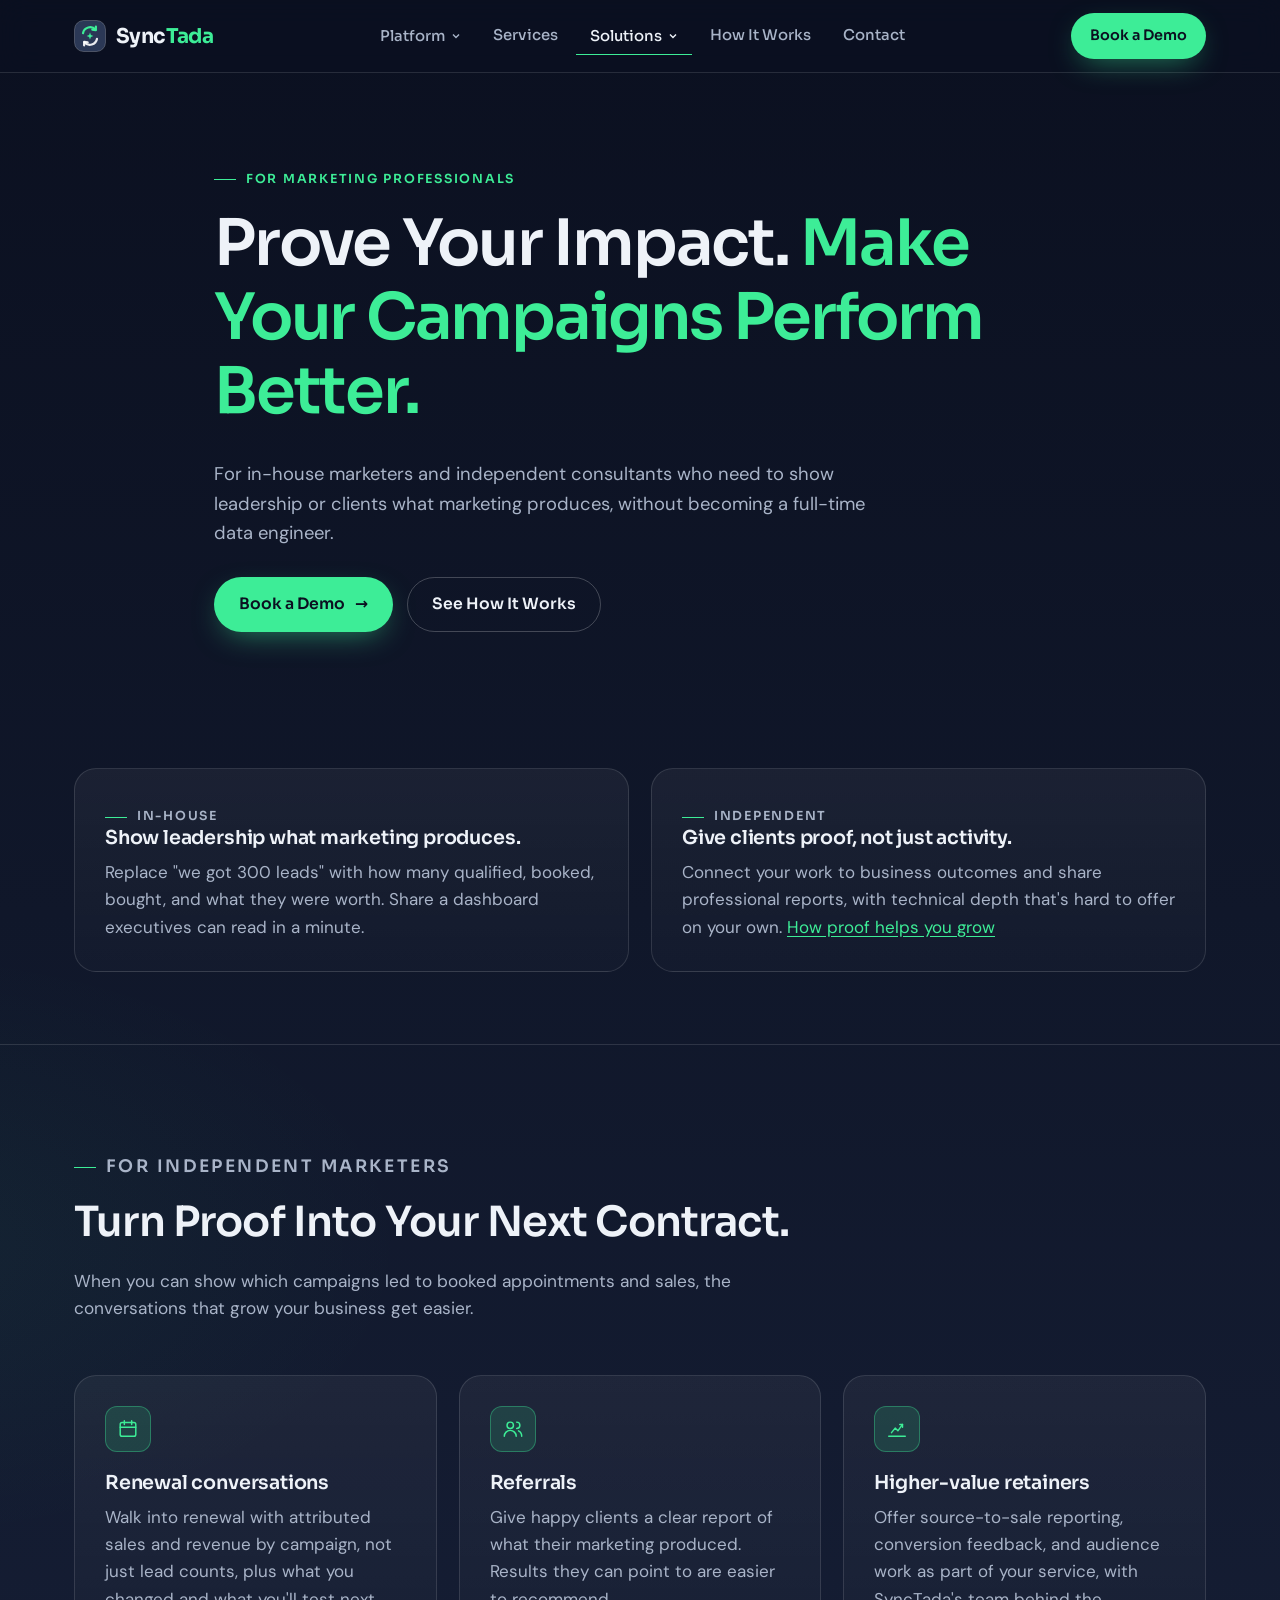
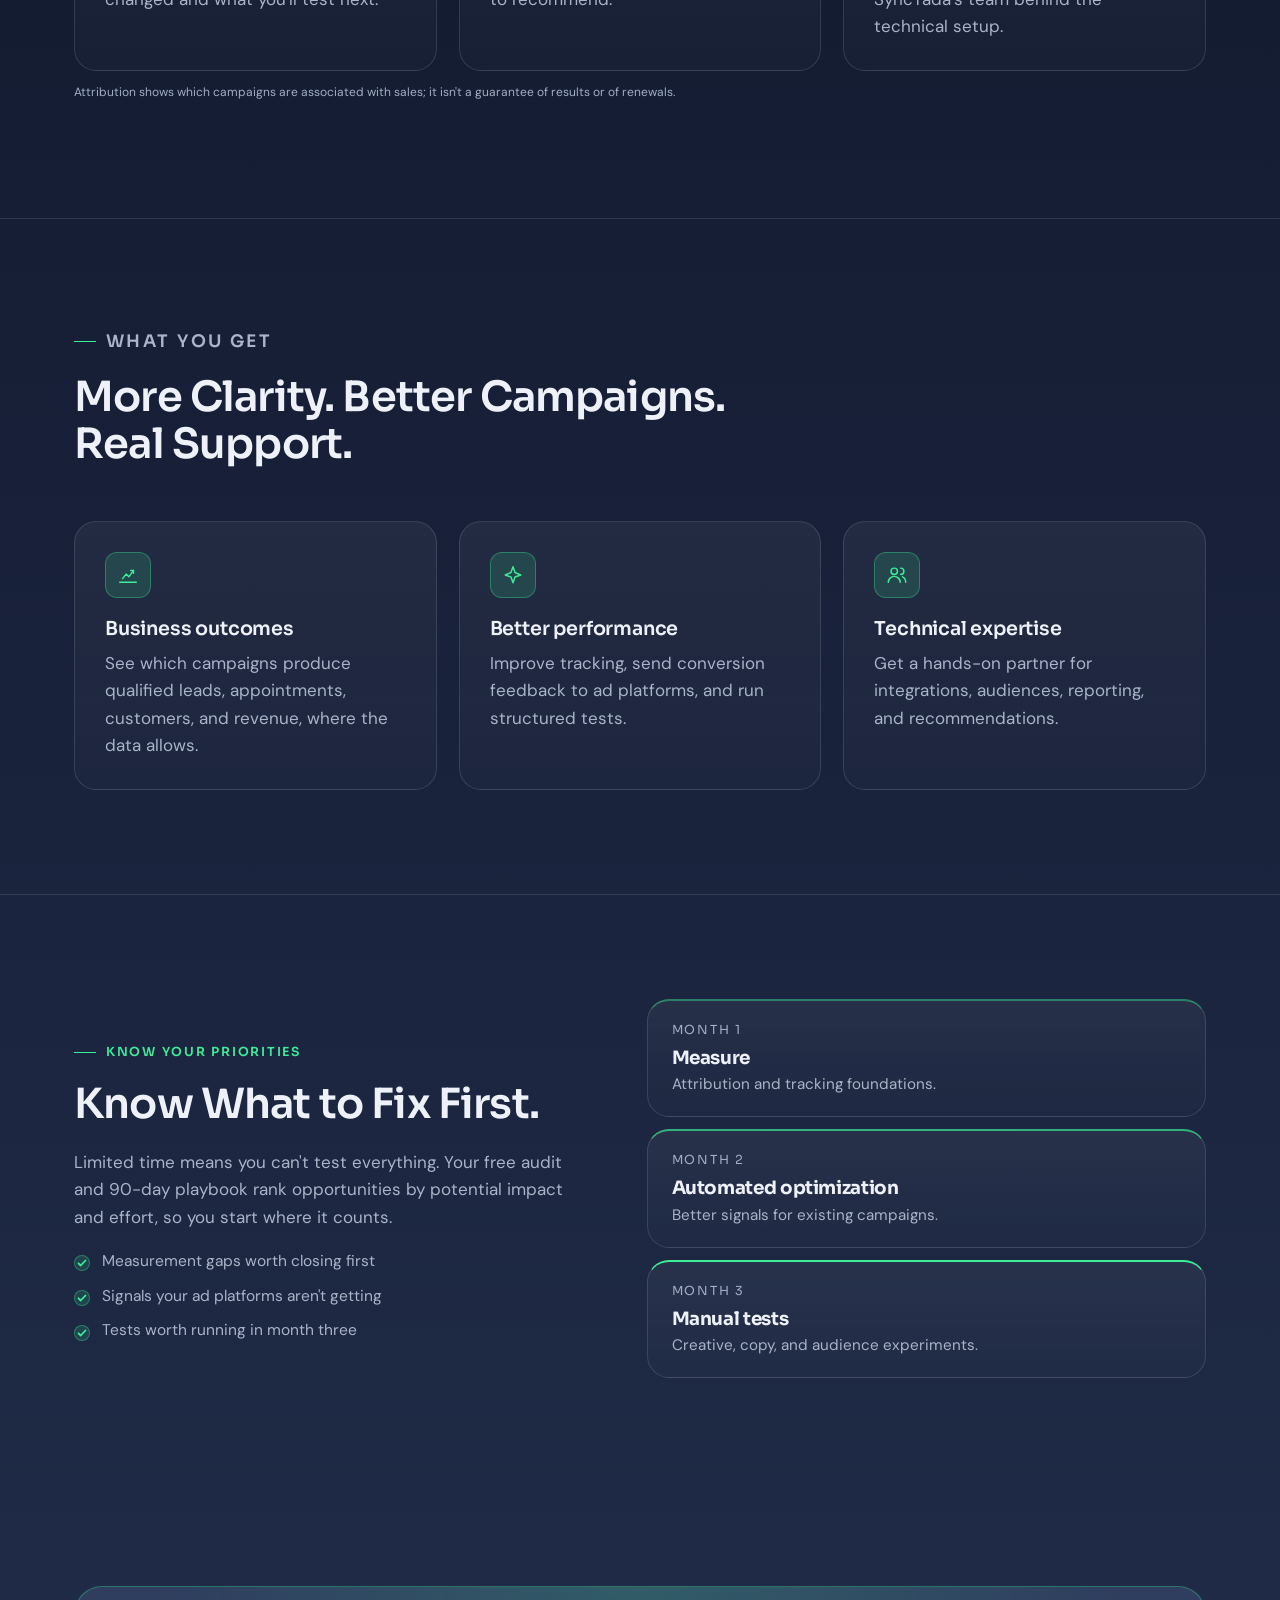
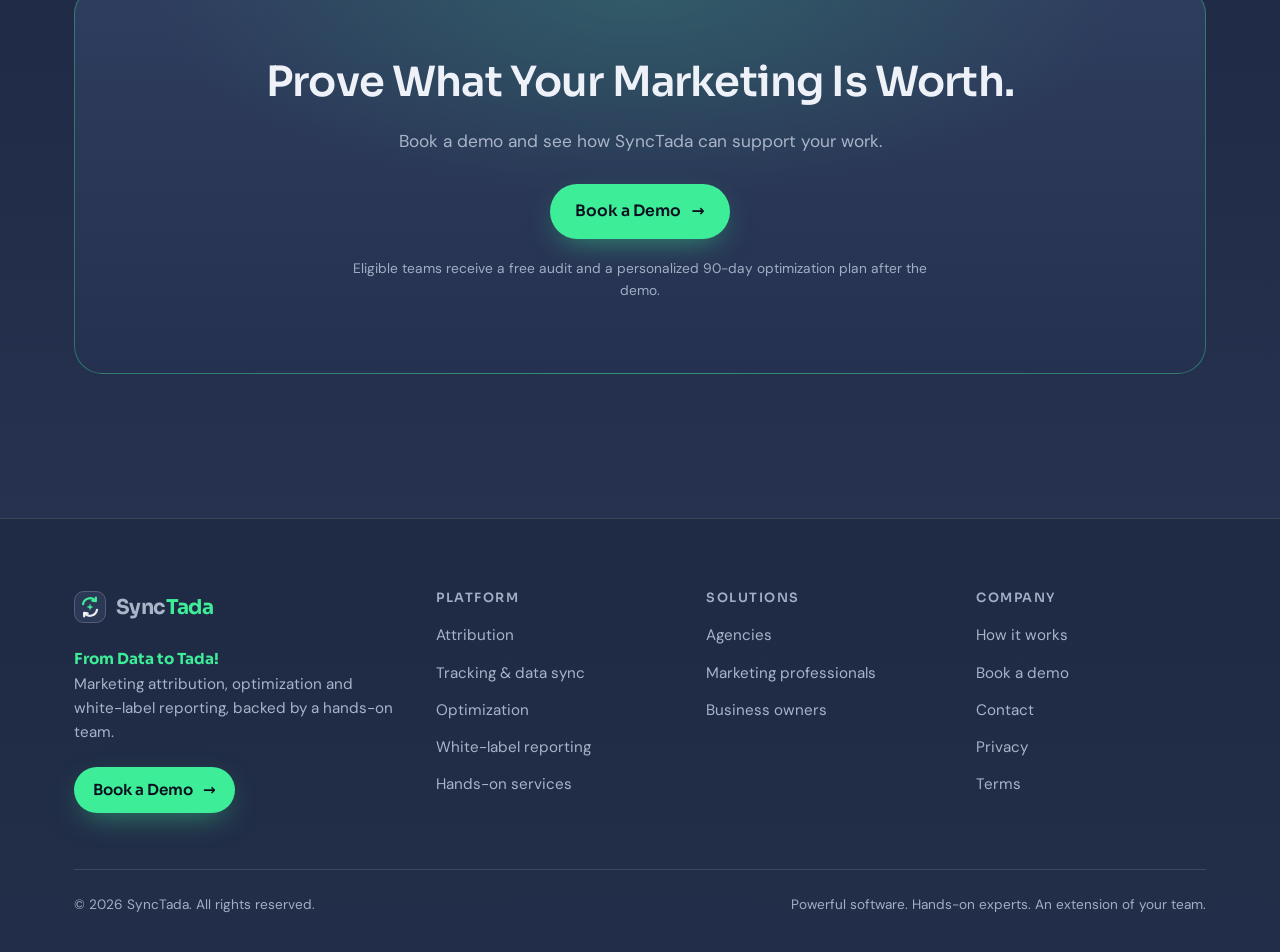
<file: solutions/marketers/index.html>
<!DOCTYPE html>
<html lang="en" class="no-js">
<head>
  <meta charset="utf-8">
  <meta name="viewport" content="width=device-width, initial-scale=1">
  <title>Prove Your Marketing Impact | SyncTada for Marketers</title>
  <meta name="description" content="Show leadership or clients which campaigns produce customers and revenue, improve ad performance, and get hands-on technical support.">
  <link rel="canonical" href="https://synctada.com/solutions/marketers/">
  <meta property="og:site_name" content="SyncTada">
  <meta property="og:type" content="website">
  <meta property="og:locale" content="en_US">
  <meta property="og:title" content="Prove Your Marketing Impact | SyncTada for Marketers">
  <meta property="og:description" content="Show leadership or clients which campaigns produce customers and revenue, improve ad performance, and get hands-on technical support.">
  <meta property="og:url" content="https://synctada.com/solutions/marketers/">
  <meta property="og:image" content="https://synctada.com/assets/img/og-image.jpg">
  <meta property="og:image:width" content="1200">
  <meta property="og:image:height" content="630">
  <meta property="og:image:alt" content="SyncTada: From Data to Tada! Prove your marketing works. Make it work better.">
  <meta name="twitter:card" content="summary_large_image">
  <meta name="twitter:title" content="Prove Your Marketing Impact | SyncTada for Marketers">
  <meta name="twitter:description" content="Show leadership or clients which campaigns produce customers and revenue, improve ad performance, and get hands-on technical support.">
  <meta name="twitter:image" content="https://synctada.com/assets/img/og-image.jpg">
  <meta name="theme-color" content="#0B1020">
  <link rel="icon" href="/assets/img/favicon.svg" type="image/svg+xml">
  <link rel="apple-touch-icon" href="/assets/img/apple-touch-icon.png">
  <link rel="preconnect" href="https://fonts.googleapis.com">
  <link rel="preconnect" href="https://fonts.gstatic.com" crossorigin>
  <link href="https://fonts.googleapis.com/css2?family=DM+Sans:opsz,wght@9..40,400;9..40,500;9..40,600&family=Sora:wght@500;600;700&display=swap" rel="stylesheet">
  <link rel="stylesheet" href="/assets/css/styles.css">
  <script type="application/ld+json">
{
  "@context": "https://schema.org",
  "@graph": [
    {
      "@type": "Organization",
      "@id": "https://synctada.com/#organization",
      "name": "SyncTada",
      "url": "https://synctada.com/",
      "logo": {
        "@type": "ImageObject",
        "url": "https://synctada.com/assets/img/logo-512.png",
        "width": 512,
        "height": 512
      },
      "slogan": "From Data to Tada!",
      "description": "Marketing attribution and optimization platform backed by a hands-on team, with white-label dashboards and reports for agencies and marketers."
    },
    {
      "@type": "WebSite",
      "@id": "https://synctada.com/#website",
      "url": "https://synctada.com/",
      "name": "SyncTada",
      "publisher": {
        "@id": "https://synctada.com/#organization"
      },
      "inLanguage": "en-US"
    },
    {
      "@type": "WebPage",
      "@id": "https://synctada.com/solutions/marketers/#webpage",
      "url": "https://synctada.com/solutions/marketers/",
      "name": "Prove Your Marketing Impact | SyncTada for Marketers",
      "description": "Show leadership or clients which campaigns produce customers and revenue, improve ad performance, and get hands-on technical support.",
      "isPartOf": {
        "@id": "https://synctada.com/#website"
      },
      "inLanguage": "en-US",
      "about": {
        "@id": "https://synctada.com/#software"
      },
      "breadcrumb": {
        "@id": "https://synctada.com/solutions/marketers/#breadcrumb"
      }
    },
    {
      "@type": "BreadcrumbList",
      "@id": "https://synctada.com/solutions/marketers/#breadcrumb",
      "itemListElement": [
        {
          "@type": "ListItem",
          "position": 1,
          "name": "Home",
          "item": "https://synctada.com/"
        },
        {
          "@type": "ListItem",
          "position": 2,
          "name": "Marketing Professionals",
          "item": "https://synctada.com/solutions/marketers/"
        }
      ]
    },
    {
      "@type": "SoftwareApplication",
      "@id": "https://synctada.com/#software",
      "name": "SyncTada",
      "applicationCategory": "BusinessApplication",
      "applicationSubCategory": "Marketing attribution",
      "operatingSystem": "Web",
      "url": "https://synctada.com/platform/",
      "description": "Connects CRM and ad platforms to attribute campaigns to qualified leads, appointments, customers and revenue, sends conversion signals back to supported ad platforms, and delivers white-label dashboards and reports.",
      "featureList": [
        "Marketing attribution and ROAS reporting",
        "CRM and ad platform data sync",
        "Server-side tracking and conversion APIs",
        "Call tracking and attribution",
        "CRM conversion feedback to ad platforms",
        "White-label dashboards and reports"
      ],
      "publisher": {
        "@id": "https://synctada.com/#organization"
      }
    }
  ]
}
  </script>
</head>
<body data-audience="marketer">
<!-- header:start -->
<a class="skip-link" href="#main">Skip to main content</a>
<header class="site-header">
  <div class="container nav">
    <a class="brand" href="/" aria-label="SyncTada home"><svg class="brand-mark" viewBox="0 0 32 32" aria-hidden="true" focusable="false"><rect x="0.5" y="0.5" width="31" height="31" rx="9" fill="#2B3856" stroke="rgba(255,255,255,0.22)"/><path d="M9 13.2a7.2 7.2 0 0 1 12.6-3.4" fill="none" stroke="#3DED97" stroke-width="2.2" stroke-linecap="round"/><path d="M21.9 6.6l-.1 3.6-3.5-.5" fill="none" stroke="#3DED97" stroke-width="2.2" stroke-linecap="round" stroke-linejoin="round"/><path d="M23 18.8a7.2 7.2 0 0 1-12.6 3.4" fill="none" stroke="#fff" stroke-width="2.2" stroke-linecap="round" opacity=".9"/><path d="M10.1 25.4l.1-3.6 3.5.5" fill="none" stroke="#fff" stroke-width="2.2" stroke-linecap="round" stroke-linejoin="round" opacity=".9"/><path d="M16 12.6l.9 2.5 2.5.9-2.5.9-.9 2.5-.9-2.5-2.5-.9 2.5-.9z" fill="#3DED97"/></svg><span class="brand-word" aria-hidden="true">Sync<span>Tada</span></span></a>
    <nav aria-label="Main">
      <ul class="nav-links" id="nav-links">
        <li class="has-dropdown">
          <button type="button" aria-expanded="false" aria-controls="dd-platform">Platform <svg class="caret" viewBox="0 0 10 10" aria-hidden="true" focusable="false"><path d="M2 3.5l3 3 3-3" fill="none" stroke="currentColor" stroke-width="1.4"/></svg></button>
          <div class="dropdown" id="dd-platform">
            <a href="/platform/"><strong>Platform overview</strong><span>How the software fits together</span></a>
            <a href="/platform/#attribution"><strong>Attribution &amp; measurement</strong><span>Connect campaigns to customers and revenue</span></a>
            <a href="/platform/#tracking"><strong>Tracking &amp; data sync</strong><span>CRM, ad platforms, server-side events</span></a>
            <a href="/platform/#optimization"><strong>Optimization &amp; insights</strong><span>Better signals, smarter recommendations</span></a>
            <a href="/platform/#reporting"><strong>Dashboards &amp; reporting</strong><span>White-label, client-ready results</span></a>
          </div>
        </li>
        <li><a href="/services/">Services</a></li>
        <li class="has-dropdown is-active">
          <button type="button" aria-expanded="false" aria-controls="dd-solutions">Solutions <svg class="caret" viewBox="0 0 10 10" aria-hidden="true" focusable="false"><path d="M2 3.5l3 3 3-3" fill="none" stroke="currentColor" stroke-width="1.4"/></svg></button>
          <div class="dropdown" id="dd-solutions">
            <a href="/solutions/agencies/"><strong>Agencies</strong><span>Prove it. Improve it. Retain them.</span></a>
            <a href="/solutions/marketers/" aria-current="page"><strong>Marketing professionals</strong><span>In-house and independent marketers</span></a>
            <a href="/solutions/business-owners/"><strong>Business owners</strong><span>See what your marketing produces</span></a>
          </div>
        </li>
        <li><a href="/how-it-works/">How It Works</a></li>
        <li><a href="/contact/">Contact</a></li>
      </ul>
    </nav>
    <div class="nav-cta">
      <a class="btn btn-primary btn-sm" href="/book-demo/">Book a Demo</a>
      <button class="menu-toggle" type="button" aria-label="Menu" aria-expanded="false" aria-controls="nav-links">
        <svg width="20" height="20" viewBox="0 0 20 20" aria-hidden="true" focusable="false"><path d="M3 6h14M3 10h14M3 14h14" stroke="currentColor" stroke-width="1.6" stroke-linecap="round"/></svg>
      </button>
    </div>
  </div>
</header>
<!-- header:end -->

  <main id="main" tabindex="-1">

    <section class="page-hero">
      <div class="container">
        <p class="eyebrow">For marketing professionals</p>
        <h1>Prove Your Impact. <span class="mint">Make Your Campaigns Perform Better.</span></h1>
        <p class="lede">For in-house marketers and independent consultants who need to show leadership or clients what marketing produces, without becoming a full-time data engineer.</p>
        <div class="btn-row" style="margin-top:28px">
          <a class="btn btn-primary" href="/book-demo/?for=marketer" data-cta="page-hero">Book a Demo <span class="arrow" aria-hidden="true">&rarr;</span></a>
          <a class="btn btn-ghost" href="/how-it-works/">See How It Works</a>
        </div>
      </div>
    </section>
    <section class="section section--tight" aria-labelledby="who-title">
      <div class="container">
        <h2 class="sr-only" id="who-title">Who SyncTada helps</h2>
        <div class="grid grid-2">
          <article class="card reveal"><p class="eyebrow">In-house</p><h3>Show leadership what marketing produces.</h3><p>Replace "we got 300 leads" with how many qualified, booked, bought, and what they were worth. Share a dashboard executives can read in a minute.</p></article>
          <article class="card reveal"><p class="eyebrow">Independent</p><h3>Give clients proof, not just activity.</h3><p>Connect your work to business outcomes and share professional reports, with technical depth that's hard to offer on your own. <a href="#independent">How proof helps you grow</a></p></article>
        </div>
      </div>
    </section>

    <section class="section section--line" id="independent">
      <div class="container">
        <div class="section-head"><p class="eyebrow">For independent marketers</p><h2>Turn Proof Into Your Next Contract.</h2><p>When you can show which campaigns led to booked appointments and sales, the conversations that grow your business get easier.</p></div>
        <div class="grid grid-3">
          <article class="card reveal"><div class="icon" aria-hidden="true"><svg viewBox="0 0 24 24" fill="none" stroke="currentColor" stroke-width="1.6" stroke-linecap="round" stroke-linejoin="round"><rect x="3.5" y="5" width="17" height="15" rx="2"/><path d="M3.5 10h17M8 3v4M16 3v4"/></svg></div><h3>Renewal conversations</h3><p>Walk into renewal with attributed sales and revenue by campaign, not just lead counts, plus what you changed and what you'll test next.</p></article>
          <article class="card reveal"><div class="icon" aria-hidden="true"><svg viewBox="0 0 24 24" fill="none" stroke="currentColor" stroke-width="1.6" stroke-linecap="round" stroke-linejoin="round"><circle cx="9" cy="8" r="3.5"/><path d="M2.5 20a6.5 6.5 0 0 1 13 0"/><path d="M16 4.5a3.5 3.5 0 0 1 0 7M18 14a6.5 6.5 0 0 1 3.5 6"/></svg></div><h3>Referrals</h3><p>Give happy clients a clear report of what their marketing produced. Results they can point to are easier to recommend.</p></article>
          <article class="card reveal"><div class="icon" aria-hidden="true"><svg viewBox="0 0 24 24" fill="none" stroke="currentColor" stroke-width="1.6" stroke-linecap="round" stroke-linejoin="round"><path d="M3 20h18"/><path d="M6 16l4-5 3 3 5-7"/><path d="M15 7h3v3"/></svg></div><h3>Higher-value retainers</h3><p>Offer source-to-sale reporting, conversion feedback, and audience work as part of your service, with SyncTada's team behind the technical setup.</p></article>
        </div>
        <p class="illustrative" style="text-align:left">Attribution shows which campaigns are associated with sales; it isn't a guarantee of results or of renewals.</p>
      </div>
    </section>

    <section class="section section--line">
      <div class="container">
        <div class="section-head"><p class="eyebrow">What you get</p><h2>More Clarity. Better Campaigns. Real Support.</h2></div>
        <div class="grid grid-3">
          <article class="card reveal"><div class="icon" aria-hidden="true"><svg viewBox="0 0 24 24" fill="none" stroke="currentColor" stroke-width="1.6" stroke-linecap="round" stroke-linejoin="round"><path d="M3 20h18"/><path d="M6 16l4-5 3 3 5-7"/><path d="M15 7h3v3"/></svg></div><h3>Business outcomes</h3><p>See which campaigns produce qualified leads, appointments, customers, and revenue, where the data allows.</p></article>
          <article class="card reveal"><div class="icon" aria-hidden="true"><svg viewBox="0 0 24 24" fill="none" stroke="currentColor" stroke-width="1.6" stroke-linecap="round" stroke-linejoin="round"><path d="M12 3l2.2 6.3L20.5 12l-6.3 2.2L12 20.5l-2.2-6.3L3.5 12l6.3-2.7z"/></svg></div><h3>Better performance</h3><p>Improve tracking, send conversion feedback to ad platforms, and run structured tests.</p></article>
          <article class="card reveal"><div class="icon" aria-hidden="true"><svg viewBox="0 0 24 24" fill="none" stroke="currentColor" stroke-width="1.6" stroke-linecap="round" stroke-linejoin="round"><circle cx="9" cy="8" r="3.5"/><path d="M2.5 20a6.5 6.5 0 0 1 13 0"/><path d="M16 4.5a3.5 3.5 0 0 1 0 7M18 14a6.5 6.5 0 0 1 3.5 6"/></svg></div><h3>Technical expertise</h3><p>Get a hands-on partner for integrations, audiences, reporting, and recommendations.</p></article>
        </div>
      </div>
    </section>

    <section class="section section--line">
      <div class="container split">
        <div>
          <p class="eyebrow">Know your priorities</p>
          <h2>Know What to Fix First.</h2>
          <p class="muted">Limited time means you can't test everything. Your free audit and 90-day playbook rank opportunities by potential impact and effort, so you start where it counts.</p>
          <ul class="ticks "><li>Measurement gaps worth closing first</li><li>Signals your ad platforms aren't getting</li><li>Tests worth running in month three</li></ul>
        </div>
        <div class="months" style="grid-template-columns:1fr;gap:12px">
          <div class="month m1 reveal" style="padding:20px 24px"><span class="m-num">Month 1</span><h3 class="m-title" style="font-size:1.15rem">Measure</h3><p class="m-obj" style="margin:0">Attribution and tracking foundations.</p></div>
          <div class="month m2 reveal" style="padding:20px 24px"><span class="m-num">Month 2</span><h3 class="m-title" style="font-size:1.15rem">Automated optimization</h3><p class="m-obj" style="margin:0">Better signals for existing campaigns.</p></div>
          <div class="month m3 reveal" style="padding:20px 24px"><span class="m-num">Month 3</span><h3 class="m-title" style="font-size:1.15rem">Manual tests</h3><p class="m-obj" style="margin:0">Creative, copy, and audience experiments.</p></div>
        </div>
      </div>
    </section>

    <section class="section">
      <div class="container">
        <div class="cta-band reveal">
          <h2>Prove What Your Marketing Is Worth.</h2>
          <p>Book a demo and see how SyncTada can support your work.</p>
          <div class="btn-row"><a class="btn btn-primary" href="/book-demo/?for=marketer" data-cta="final">Book a Demo <span class="arrow" aria-hidden="true">&rarr;</span></a></div>
          <p class="fine">Eligible teams receive a free audit and a personalized 90-day optimization plan after the demo.</p>
        </div>
      </div>
    </section>
  </main>

<!-- footer:start -->
<footer class="site-footer">
  <div class="container">
    <div class="footer-grid">
      <div>
        <a class="brand" href="/" aria-label="SyncTada home"><svg class="brand-mark" viewBox="0 0 32 32" aria-hidden="true" focusable="false"><rect x="0.5" y="0.5" width="31" height="31" rx="9" fill="#2B3856" stroke="rgba(255,255,255,0.22)"/><path d="M9 13.2a7.2 7.2 0 0 1 12.6-3.4" fill="none" stroke="#3DED97" stroke-width="2.2" stroke-linecap="round"/><path d="M21.9 6.6l-.1 3.6-3.5-.5" fill="none" stroke="#3DED97" stroke-width="2.2" stroke-linecap="round" stroke-linejoin="round"/><path d="M23 18.8a7.2 7.2 0 0 1-12.6 3.4" fill="none" stroke="#fff" stroke-width="2.2" stroke-linecap="round" opacity=".9"/><path d="M10.1 25.4l.1-3.6 3.5.5" fill="none" stroke="#fff" stroke-width="2.2" stroke-linecap="round" stroke-linejoin="round" opacity=".9"/><path d="M16 12.6l.9 2.5 2.5.9-2.5.9-.9 2.5-.9-2.5-2.5-.9 2.5-.9z" fill="#3DED97"/></svg><span class="brand-word" aria-hidden="true">Sync<span>Tada</span></span></a>
        <p class="footer-tag"><strong>From Data to Tada!</strong><br>Marketing attribution, optimization and white-label reporting, backed by a hands-on team.</p>
        <a class="btn btn-primary btn-sm" href="/book-demo/">Book a Demo <span class="arrow" aria-hidden="true">&rarr;</span></a>
      </div>
      <nav aria-labelledby="ft-platform">
        <h2 class="footer-title" id="ft-platform">Platform</h2>
        <ul>
          <li><a href="/platform/#attribution">Attribution</a></li>
          <li><a href="/platform/#tracking">Tracking &amp; data sync</a></li>
          <li><a href="/platform/#optimization">Optimization</a></li>
          <li><a href="/platform/#reporting">White-label reporting</a></li>
          <li><a href="/services/">Hands-on services</a></li>
        </ul>
      </nav>
      <nav aria-labelledby="ft-solutions">
        <h2 class="footer-title" id="ft-solutions">Solutions</h2>
        <ul>
          <li><a href="/solutions/agencies/">Agencies</a></li>
          <li><a href="/solutions/marketers/" aria-current="page">Marketing professionals</a></li>
          <li><a href="/solutions/business-owners/">Business owners</a></li>
        </ul>
      </nav>
      <nav aria-labelledby="ft-company">
        <h2 class="footer-title" id="ft-company">Company</h2>
        <ul>
          <li><a href="/how-it-works/">How it works</a></li>
          <li><a href="/book-demo/">Book a demo</a></li>
          <li><a href="/contact/">Contact</a></li>
          <li><a href="/privacy/">Privacy</a></li>
          <li><a href="/terms/">Terms</a></li>
        </ul>
      </nav>
    </div>
    <div class="footer-bottom">
      <p>&copy; <span data-year>2026</span> SyncTada. All rights reserved.</p>
      <p>Powerful software. Hands-on experts. An extension of your team.</p>
    </div>
  </div>
</footer>
<!-- footer:end -->
  <script src="/assets/js/main.js"></script>
</body>
</html>
</file>
<file: assets/css/styles.css>
/* ==========================================================================
   SyncTada — From Data to Tada!
   Design system: dark navy -> lighter gradient, mint accent, thin white lines
   ========================================================================== */

:root {
  --mint: #3DED97;
  --mint-soft: rgba(61, 237, 151, 0.14);
  --mint-line: rgba(61, 237, 151, 0.35);
  --navy: #2B3856;
  --navy-2: #222D47;
  --navy-deep: #151C2E;
  --ink: #0B1020;
  --text: #EEF2F8;
  --muted: #A9B4C8;
  --faint: #A2AEC3;
  --line: rgba(255, 255, 255, 0.12);
  --line-strong: rgba(255, 255, 255, 0.22);
  --glass: rgba(255, 255, 255, 0.035);
  --glass-2: rgba(255, 255, 255, 0.06);
  --radius: 14px;
  --radius-lg: 22px;
  --max: 1180px;
  --font-head: "Sora", system-ui, sans-serif;
  --font-body: "DM Sans", system-ui, sans-serif;
  --shadow: 0 30px 80px -30px rgba(0, 0, 0, 0.6);
}

*,
*::before,
*::after { box-sizing: border-box; }

html { scroll-behavior: smooth; -webkit-text-size-adjust: 100%; scroll-padding-top: 88px; }

body {
  margin: 0;
  font-family: var(--font-body);
  font-size: 17px;
  line-height: 1.6;
  color: var(--text);
  background-color: var(--ink);
  /* Dark at the top, easing to lighter navy as you scroll */
  background-image:
    radial-gradient(1200px 600px at 85% -10%, rgba(61, 237, 151, 0.10), transparent 60%),
    radial-gradient(900px 500px at -10% 30%, rgba(61, 237, 151, 0.05), transparent 60%),
    linear-gradient(180deg, #0B1020 0%, #10172A 22%, #172038 50%, #202B47 78%, #2B3856 100%);
  background-repeat: no-repeat;
  min-height: 100vh;
  -webkit-font-smoothing: antialiased;
}

img, svg { max-width: 100%; display: block; }

a { color: var(--mint); text-decoration: none; }
a:hover { text-decoration: underline; text-underline-offset: 3px; }

h1, h2, h3, h4 {
  font-family: var(--font-head);
  line-height: 1.15;
  letter-spacing: -0.02em;
  margin: 0 0 0.5em;
  font-weight: 600;
}
h1 { font-size: clamp(2.3rem, 5.2vw, 4rem); letter-spacing: -0.035em; }
h2 { font-size: clamp(1.8rem, 3.4vw, 2.6rem); }
h3 { font-size: 1.2rem; letter-spacing: -0.01em; }
p { margin: 0 0 1em; }

.mint { color: var(--mint); }
.muted { color: var(--muted); }
.small { font-size: 0.88rem; }
.center { text-align: center; }

:focus-visible { outline: 2px solid var(--mint); outline-offset: 3px; border-radius: 6px; }
main:focus { outline: none; }

.sr-only {
  position: absolute !important; width: 1px; height: 1px; padding: 0; margin: -1px;
  overflow: hidden; clip: rect(0 0 0 0); white-space: nowrap; border: 0;
}

/* Inline links inside running text need a non-color cue (WCAG 1.4.1) */
main p a:not(.btn), main li a:not(.btn), .footer-tag a { text-decoration: underline; text-underline-offset: 3px; }

.h-sm { font-size: 1.2rem; letter-spacing: -0.01em; }

.skip-link {
  position: absolute; left: -999px; top: 8px; z-index: 200;
  background: var(--mint); color: var(--ink); padding: 8px 14px; border-radius: 8px; font-weight: 600;
}
.skip-link:focus { left: 8px; }

/* ---------- Layout ---------- */
.container { width: 100%; max-width: var(--max); margin: 0 auto; padding: 0 24px; }
.section { padding: 104px 0; position: relative; }
.section--tight { padding: 72px 0; }
.section--line { border-top: 1px solid var(--line); }
.section-head { max-width: 720px; margin-bottom: 52px; }
.section-head.center { margin-left: auto; margin-right: auto; }
.section-head p { color: var(--muted); font-size: 1.08rem; }

.eyebrow {
  display: inline-flex; align-items: center; gap: 10px;
  font-family: var(--font-head);
  font-size: 0.78rem; font-weight: 600; letter-spacing: 0.14em; text-transform: uppercase;
  color: var(--mint); margin-bottom: 18px;
}
.eyebrow::before { content: ""; width: 22px; height: 1px; background: var(--mint); }
.center .eyebrow::before, .eyebrow.no-line::before { display: none; }

.grid { display: grid; gap: 22px; }
.grid-2 { grid-template-columns: repeat(2, 1fr); }
.grid-3 { grid-template-columns: repeat(3, 1fr); }
.grid-4 { grid-template-columns: repeat(4, 1fr); }
.split { display: grid; grid-template-columns: 1fr 1.1fr; gap: 64px; align-items: center; }
.split--rev > :first-child { order: 2; }
.split > *, .hero-grid > *, .grid > *, .pillar > * { min-width: 0; }

/* ---------- Buttons ---------- */
.btn {
  display: inline-flex; align-items: center; justify-content: center; gap: 10px;
  font-family: var(--font-head); font-weight: 600; font-size: 0.98rem;
  padding: 14px 24px; border-radius: 999px; border: 1px solid transparent;
  cursor: pointer; transition: transform .15s ease, background .2s ease, border-color .2s ease, box-shadow .2s ease;
  text-decoration: none !important; white-space: nowrap;
}
.btn-primary { background: var(--mint); color: var(--ink); box-shadow: 0 10px 30px -10px rgba(61, 237, 151, 0.55); }
.btn-primary:hover { transform: translateY(-1px); box-shadow: 0 14px 36px -10px rgba(61, 237, 151, 0.7); }
.btn-ghost { color: var(--text); border-color: var(--line-strong); background: transparent; }
.btn-ghost:hover { border-color: rgba(255, 255, 255, 0.5); background: var(--glass); }
.btn-sm { padding: 10px 18px; font-size: 0.9rem; }
.btn .arrow { transition: transform .2s ease; }
.btn:hover .arrow { transform: translateX(3px); }
.btn-row { display: flex; flex-wrap: wrap; gap: 14px; align-items: center; }

.text-link { font-weight: 600; font-family: var(--font-head); font-size: 0.95rem; display: inline-flex; gap: 6px; align-items: center; }

/* ---------- Header ---------- */
.site-header {
  position: sticky; top: 0; z-index: 100;
  backdrop-filter: blur(14px); -webkit-backdrop-filter: blur(14px);
  background: rgba(11, 16, 32, 0.72);
  border-bottom: 1px solid var(--line);
}
.nav { display: flex; align-items: center; justify-content: space-between; height: 72px; gap: 24px; }
.brand { display: inline-flex; align-items: center; gap: 10px; color: var(--text); text-decoration: none !important; }
.brand-mark { width: 32px; height: 32px; flex: none; }
.brand-word { font-family: var(--font-head); font-weight: 700; font-size: 1.28rem; letter-spacing: -0.03em; }
.brand-word span { color: var(--mint); }

.nav-links { display: flex; align-items: center; gap: 4px; list-style: none; margin: 0; padding: 0; }
.nav-links > li { position: relative; }
.nav-links > li > a, .nav-links > li > button {
  display: inline-flex; align-items: center; gap: 6px;
  color: var(--muted); font-family: var(--font-head); font-size: 0.93rem; font-weight: 500;
  padding: 10px 14px; border-radius: 10px; background: none; border: 0; cursor: pointer;
}
.nav-links > li > a:hover, .nav-links > li > button:hover,
.nav-links > li > a[aria-current="page"], .nav-links > li.is-active > button { color: var(--text); text-decoration: none; }
.nav-links > li > a[aria-current="page"], .nav-links > li.is-active > button { box-shadow: inset 0 -1px 0 var(--mint); border-radius: 0; }
.caret { width: 10px; height: 10px; transition: transform .2s; }

.dropdown {
  position: absolute; top: calc(100% + 8px); left: -8px; min-width: 280px;
  background: #121A2D; border: 1px solid var(--line-strong); border-radius: var(--radius);
  padding: 8px; box-shadow: var(--shadow);
  opacity: 0; visibility: hidden; transform: translateY(-4px);
  transition: opacity .18s ease, transform .18s ease, visibility 0s linear .18s;
}
.has-dropdown:hover .dropdown, .has-dropdown.open .dropdown { opacity: 1; visibility: visible; transform: none; transition-delay: 0s; }
.has-dropdown:hover .caret, .has-dropdown.open .caret { transform: rotate(180deg); }
.dropdown a { display: block; padding: 10px 12px; border-radius: 10px; color: var(--text); text-decoration: none; }
.dropdown a:hover { background: var(--glass-2); }
.dropdown a strong { display: block; font-family: var(--font-head); font-weight: 600; font-size: 0.93rem; }
.dropdown a span { display: block; color: var(--faint); font-size: 0.83rem; line-height: 1.4; }

.nav-cta { display: flex; align-items: center; gap: 10px; }
.menu-toggle { display: none; background: none; border: 1px solid var(--line-strong); color: var(--text); border-radius: 10px; width: 44px; height: 44px; cursor: pointer; }
.menu-toggle svg { margin: auto; }

/* ---------- Hero ---------- */
.hero { padding: 88px 0 96px; position: relative; overflow: hidden; }
.hero::before {
  /* faint grid */
  content: ""; position: absolute; inset: 0; pointer-events: none;
  background-image: linear-gradient(var(--line) 1px, transparent 1px), linear-gradient(90deg, var(--line) 1px, transparent 1px);
  background-size: 64px 64px; opacity: 0.35;
  mask-image: radial-gradient(ellipse at 50% 20%, #000 20%, transparent 70%);
  -webkit-mask-image: radial-gradient(ellipse at 50% 20%, #000 20%, transparent 70%);
}
.hero .container { position: relative; }
.hero-grid { display: grid; grid-template-columns: 1fr 1.05fr; gap: 56px; align-items: center; }
.hero h1 .line-mint { color: var(--mint); display: block; }
.hero-lede { font-size: 1.15rem; color: var(--muted); max-width: 560px; margin-bottom: 18px; }
.hero-diff { font-family: var(--font-head); font-weight: 600; font-size: 1rem; margin-bottom: 30px; color: var(--text); }
.hero-note { margin-top: 18px; font-size: 0.9rem; color: var(--faint); max-width: 520px; }
.hero-note strong { color: var(--muted); font-weight: 600; }

/* DATA -> TADA wordplay */
.datatada {
  display: inline-flex; gap: 3px; font-family: var(--font-head); font-weight: 700; letter-spacing: 0.02em;
  vertical-align: middle;
}
.datatada .tile {
  display: inline-grid; place-items: center; width: 1.55em; height: 1.55em; border-radius: 6px;
  border: 1px solid var(--line-strong); background: var(--glass); color: var(--text);
  transition: transform .6s cubic-bezier(.6,-0.2,.3,1.3), background .4s, color .4s, border-color .4s;
}
.datatada.is-tada .tile { background: var(--mint); color: var(--ink); border-color: var(--mint); }

.page-hero { padding: 88px 0 64px; position: relative; }
.page-hero .container { max-width: 900px; }
.page-hero p.lede { font-size: 1.15rem; color: var(--muted); max-width: 680px; }
.page-hero.center .container { text-align: center; }
.page-hero.center p.lede { margin-left: auto; margin-right: auto; }
.page-hero.center .btn-row { justify-content: center; }

/* ---------- Cards ---------- */
.card {
  background: linear-gradient(180deg, rgba(255,255,255,0.05), rgba(255,255,255,0.015));
  border: 1px solid var(--line); border-radius: var(--radius-lg); padding: 30px;
  position: relative; transition: border-color .2s, transform .2s;
}
.card:hover { border-color: var(--line-strong); }
.card h3 { margin-bottom: 10px; }
.card p { color: var(--muted); margin-bottom: 0; }
.card .icon {
  width: 46px; height: 46px; border-radius: 12px; display: grid; place-items: center;
  background: var(--mint-soft); border: 1px solid var(--mint-line); color: var(--mint); margin-bottom: 20px;
}
.card .icon svg { width: 22px; height: 22px; }
.card-link { display: block; color: inherit; text-decoration: none !important; }
.card-link:hover { transform: translateY(-2px); border-color: var(--mint-line); }
.card-link .text-link { margin-top: 18px; }

.benefit-card .kicker { font-family: var(--font-head); font-size: 1.6rem; font-weight: 700; letter-spacing: -0.03em; margin-bottom: 10px; }
.benefit-card .kicker span { color: var(--mint); }

.ticks { list-style: none; padding: 0; margin: 18px 0 0; display: grid; gap: 10px; }
.ticks li { position: relative; padding-left: 28px; color: var(--muted); font-size: 0.97rem; }
.ticks li::before {
  content: ""; position: absolute; left: 0; top: 0.42em; width: 16px; height: 16px; border-radius: 50%;
  background: var(--mint-soft) url("data:image/svg+xml,%3Csvg xmlns='http://www.w3.org/2000/svg' viewBox='0 0 16 16'%3E%3Cpath d='M4.5 8.3l2.2 2.2 4.8-5' fill='none' stroke='%233DED97' stroke-width='1.8' stroke-linecap='round' stroke-linejoin='round'/%3E%3C/svg%3E") center/16px no-repeat;
  border: 1px solid var(--mint-line);
}
.ticks.light li { color: var(--text); }

/* ---------- Mock dashboard ---------- */
.mock {
  background: linear-gradient(180deg, #19223A, #121A2D);
  border: 1px solid var(--line-strong); border-radius: 18px; box-shadow: var(--shadow);
  overflow: hidden; position: relative; font-size: 0.85rem;
}
.mock-bar { display: flex; align-items: center; gap: 8px; padding: 12px 16px; border-bottom: 1px solid var(--line); background: rgba(255,255,255,0.025); }
.mock-dot { width: 9px; height: 9px; border-radius: 50%; background: rgba(255,255,255,0.18); }
.mock-title { margin-left: 10px; color: var(--faint); font-size: 0.78rem; font-family: var(--font-head); }
.mock-tag {
  margin-left: auto; font-size: 0.68rem; letter-spacing: 0.08em; text-transform: uppercase; color: var(--faint);
  border: 1px solid var(--line); border-radius: 999px; padding: 3px 9px;
}
.mock-body { padding: 18px; display: grid; gap: 14px; }
.kpis { display: grid; grid-template-columns: repeat(3, 1fr); gap: 10px; }
.kpi { border: 1px solid var(--line); border-radius: 12px; padding: 12px 14px; background: rgba(255,255,255,0.02); }
.kpi .label { color: var(--faint); font-size: 0.72rem; text-transform: uppercase; letter-spacing: 0.06em; }
.kpi .value { font-family: var(--font-head); font-size: 1.35rem; font-weight: 600; margin-top: 2px; }
.kpi .delta { font-size: 0.75rem; color: var(--mint); }
.kpi.hl { border-color: var(--mint-line); background: rgba(61,237,151,0.06); }
.kpi.hl .value { color: var(--mint); }

.funnel { display: grid; gap: 7px; }
.funnel-row { display: grid; grid-template-columns: 130px 1fr 64px; align-items: center; gap: 12px; }
.funnel-row .f-label { color: var(--muted); font-size: 0.8rem; }
.funnel-row .f-track { height: 10px; border-radius: 99px; background: rgba(255,255,255,0.06); overflow: hidden; }
.funnel-row .f-fill { height: 100%; border-radius: 99px; background: linear-gradient(90deg, rgba(61,237,151,0.45), var(--mint)); transform-origin: left; }
.funnel-row .f-num { text-align: right; font-family: var(--font-head); font-size: 0.82rem; }

.mock-table { width: 100%; border-collapse: collapse; font-size: 0.8rem; }
.mock-table th { text-align: left; color: var(--faint); font-weight: 500; font-size: 0.7rem; text-transform: uppercase; letter-spacing: 0.06em; padding: 6px 8px; border-bottom: 1px solid var(--line); }
.mock-table td { padding: 8px; border-bottom: 1px solid rgba(255,255,255,0.05); }
.mock-table td:not(:first-child), .mock-table th:not(:first-child) { text-align: right; }
.mock-table tr:last-child td { border-bottom: 0; }
.pill { display: inline-block; font-size: 0.7rem; padding: 2px 8px; border-radius: 99px; border: 1px solid var(--line); color: var(--muted); }
.pill.good { color: var(--mint); border-color: var(--mint-line); }

.illustrative { font-size: 0.75rem; color: var(--faint); margin-top: 12px; text-align: center; }

.hero-visual { position: relative; }
.service-chip {
  position: absolute; right: -24px; top: -30px;
  display: flex; align-items: center; gap: 12px;
  background: #0F1628; border: 1px solid var(--line-strong); border-radius: 14px; padding: 12px 16px;
  box-shadow: var(--shadow); max-width: 290px; font-size: 0.85rem;
}
.service-chip .avatar {
  width: 36px; height: 36px; border-radius: 50%; flex: none; display: grid; place-items: center;
  background: linear-gradient(135deg, var(--mint), #1fb873); color: var(--ink); font-family: var(--font-head); font-weight: 700; font-size: 0.85rem;
}
.service-chip strong { display: block; font-family: var(--font-head); font-size: 0.85rem; }
.service-chip span { color: var(--faint); font-size: 0.78rem; line-height: 1.35; display: block; }

/* White-label mock */
.wl-stack { position: relative; padding: 0 0 40px 40px; }
.wl-stack .mock + .mock { position: absolute; width: 62%; right: -16px; bottom: 0; }
.wl-brand { display: flex; align-items: center; gap: 8px; font-family: var(--font-head); font-weight: 700; font-size: 0.9rem; }
.wl-logo { width: 22px; height: 22px; border-radius: 6px; background: linear-gradient(135deg, #F7B267, #F4845F); }
.report-lines { display: grid; gap: 8px; }
.report-lines i { display: block; height: 7px; border-radius: 4px; background: rgba(255,255,255,0.08); }
.report-lines i.short { width: 60%; }
.report-lines i.mid { width: 82%; }
.report-bars { display: flex; align-items: flex-end; gap: 6px; height: 64px; }
.report-bars b { flex: 1; border-radius: 4px 4px 0 0; background: rgba(61,237,151,0.5); }
.report-bars b:last-child { background: var(--mint); }

/* ---------- "Did you know" examples ---------- */
.dyk { display: grid; grid-template-columns: repeat(2, 1fr); gap: 22px; }
.dyk .card { padding: 28px 28px 26px; }
.dyk-q { font-family: var(--font-head); font-size: 1.15rem; font-weight: 600; margin-bottom: 10px; }
.dyk-tag { display: inline-block; margin-top: 16px; font-size: 0.75rem; color: var(--faint); border: 1px solid var(--line); border-radius: 99px; padding: 3px 10px; }
.dyk-viz { display: flex; align-items: center; gap: 8px; margin-bottom: 18px; flex-wrap: wrap; }
.node { font-size: 0.75rem; font-family: var(--font-head); padding: 5px 10px; border-radius: 8px; border: 1px solid var(--line-strong); color: var(--text); background: rgba(255,255,255,0.03); }
.node.on { border-color: var(--mint-line); color: var(--mint); background: var(--mint-soft); }
.node.off { opacity: 0.45; text-decoration: line-through; }
.link-arrow { color: var(--faint); font-size: 0.8rem; }

/* ---------- Team / services ---------- */
.team-panel {
  border: 1px solid var(--line-strong); border-radius: var(--radius-lg);
  background:
    radial-gradient(600px 300px at 100% 0%, rgba(61,237,151,0.12), transparent 60%),
    linear-gradient(180deg, rgba(255,255,255,0.05), rgba(255,255,255,0.01));
  padding: 56px;
}
.quote-line { font-family: var(--font-head); font-size: clamp(1.3rem, 2.4vw, 1.75rem); font-weight: 600; letter-spacing: -0.02em; line-height: 1.3; }
.quote-line span { color: var(--mint); }

.workflow { display: grid; gap: 12px; }
.wf-item { display: grid; grid-template-columns: 40px 1fr; gap: 14px; align-items: start; padding: 16px 18px; border: 1px solid var(--line); border-radius: 14px; background: rgba(11,16,32,0.35); }
.wf-item .num { width: 40px; height: 40px; border-radius: 10px; display: grid; place-items: center; border: 1px solid var(--mint-line); color: var(--mint); font-family: var(--font-head); font-weight: 600; font-size: 0.9rem; }
.wf-item strong { font-family: var(--font-head); display: block; font-size: 1rem; }
.wf-item span { color: var(--muted); font-size: 0.92rem; }

/* ---------- Process steps ---------- */
.steps { display: grid; grid-template-columns: repeat(4, 1fr); gap: 0; counter-reset: step; position: relative; list-style: none; padding: 0; margin: 0; }
.step { position: relative; padding: 0 22px 0 0; }
.step::before {
  counter-increment: step; content: counter(step, decimal-leading-zero);
  display: grid; place-items: center; width: 52px; height: 52px; border-radius: 50%;
  border: 1px solid var(--mint-line); background: #10182B; color: var(--mint);
  font-family: var(--font-head); font-weight: 600; margin-bottom: 22px; position: relative; z-index: 1;
}
.step::after { content: ""; position: absolute; top: 26px; left: 52px; right: 0; height: 1px; background: linear-gradient(90deg, var(--mint-line), var(--line)); }
.step:last-child::after { display: none; }
.step h3 { font-size: 1.08rem; }
.step p { color: var(--muted); font-size: 0.95rem; margin: 0; }
.step .free { display: inline-block; margin-left: 6px; font-size: 0.68rem; letter-spacing: 0.08em; text-transform: uppercase; color: var(--ink); background: var(--mint); padding: 2px 7px; border-radius: 99px; vertical-align: middle; }

/* Timeline (how it works) */
.timeline { position: relative; display: grid; gap: 28px; list-style: none; padding: 0; margin: 0; }
.timeline::before { content: ""; position: absolute; left: 25px; top: 10px; bottom: 10px; width: 1px; background: linear-gradient(180deg, var(--mint), var(--line)); }
.tl-item { display: grid; grid-template-columns: 52px 1fr; gap: 26px; position: relative; }
.tl-dot { width: 52px; height: 52px; border-radius: 50%; background: #10182B; border: 1px solid var(--mint-line); display: grid; place-items: center; color: var(--mint); font-family: var(--font-head); font-weight: 600; z-index: 1; }
.tl-item .card { padding: 30px 32px; }
.tl-meta { font-size: 0.75rem; letter-spacing: 0.12em; text-transform: uppercase; color: var(--mint); font-family: var(--font-head); font-weight: 600; margin-bottom: 8px; }

.months { display: grid; grid-template-columns: repeat(3, 1fr); gap: 22px; }
.month { border: 1px solid var(--line); border-radius: var(--radius-lg); padding: 30px; background: linear-gradient(180deg, rgba(255,255,255,0.05), rgba(255,255,255,0.01)); display: flex; flex-direction: column; }
.month .m-num { font-family: var(--font-head); font-size: 0.78rem; letter-spacing: 0.14em; text-transform: uppercase; color: var(--faint); }
.month .m-title { font-family: var(--font-head); font-size: 1.45rem; font-weight: 700; letter-spacing: -0.02em; margin: 6px 0 4px; }
.month .m-obj { color: var(--muted); font-size: 0.95rem; margin-bottom: 4px; }
.month .ticks li { font-size: 0.92rem; }
.month .deliverable { margin-top: auto; padding-top: 18px; border-top: 1px solid var(--line); font-size: 0.88rem; color: var(--muted); }
.month .deliverable strong { color: var(--text); font-family: var(--font-head); font-weight: 600; display: block; font-size: 0.78rem; letter-spacing: 0.08em; text-transform: uppercase; margin-bottom: 4px; }
.month.m1 { border-top: 2px solid rgba(61,237,151,0.45); }
.month.m2 { border-top: 2px solid rgba(61,237,151,0.7); }
.month.m3 { border-top: 2px solid var(--mint); }
.month .ticks { margin-bottom: 20px; }

/* ---------- Diagram (conversion feedback) ---------- */
.flow { display: grid; grid-template-columns: 1fr auto 1fr auto 1fr; align-items: center; gap: 14px; }
.flow-box { border: 1px solid var(--line-strong); border-radius: 16px; padding: 22px; background: rgba(11,16,32,0.4); text-align: center; }
.flow-box.mint { border-color: var(--mint-line); background: rgba(61,237,151,0.06); }
.flow-box strong { display: block; font-family: var(--font-head); font-size: 1.02rem; margin-bottom: 6px; color: var(--text); }
.flow-box span { color: var(--muted); font-size: 0.86rem; display: block; line-height: 1.45; }
.flow-arrow { color: var(--mint); font-size: 1.4rem; text-align: center; line-height: 1; }
.flow-arrow small { display: block; font-size: 0.68rem; color: var(--faint); letter-spacing: 0.06em; text-transform: uppercase; margin-top: 6px; }
.flow-return { margin-top: 16px; text-align: center; font-size: 0.9rem; color: var(--muted); border: 1px dashed var(--mint-line); border-radius: 12px; padding: 12px 16px; }
.flow-return b { color: var(--mint); font-weight: 600; }

/* ---------- Pillars ---------- */
.pillar { display: grid; grid-template-columns: 1fr 1fr; gap: 56px; align-items: center; padding: 64px 0; border-top: 1px solid var(--line); }
.pillar:first-of-type { border-top: 0; }
.pillar-num { font-family: var(--font-head); font-size: 0.8rem; color: var(--mint); letter-spacing: 0.12em; text-transform: uppercase; margin-bottom: 10px; font-weight: 600; }
.pillar p.muted { font-size: 1.04rem; }

/* ---------- Responsibilities table ---------- */
.resp { width: 100%; border-collapse: separate; border-spacing: 0; border: 1px solid var(--line); border-radius: var(--radius-lg); overflow: hidden; font-size: 0.95rem; }
.resp th, .resp td { padding: 16px 20px; text-align: left; border-bottom: 1px solid var(--line); vertical-align: top; }
.resp thead th { font-family: var(--font-head); font-weight: 600; background: rgba(255,255,255,0.04); font-size: 0.85rem; letter-spacing: 0.04em; }
.resp tbody tr:last-child td { border-bottom: 0; }
.resp td:first-child { font-weight: 500; color: var(--text); }
.resp td { color: var(--muted); }
.resp .who { display: inline-block; font-size: 0.78rem; padding: 3px 10px; border-radius: 99px; border: 1px solid var(--line); white-space: nowrap; }
.resp .who.st { color: var(--mint); border-color: var(--mint-line); background: var(--mint-soft); }
.resp .who.sh { color: var(--text); border-color: var(--line-strong); }
.table-wrap { overflow-x: auto; }

/* ---------- Callout / note ---------- */
.note {
  border: 1px solid var(--line); border-left: 2px solid var(--mint); border-radius: 12px;
  padding: 18px 22px; background: rgba(255,255,255,0.025); color: var(--muted); font-size: 0.93rem;
}
.note strong { color: var(--text); }

/* ---------- FAQ ---------- */
.faq { display: grid; gap: 12px; max-width: 820px; }
.faq.center { margin: 0 auto; }
.faq details { border: 1px solid var(--line); border-radius: 14px; background: rgba(255,255,255,0.025); transition: border-color .2s; }
.faq details[open] { border-color: var(--line-strong); }
.faq summary { list-style: none; cursor: pointer; padding: 20px 56px 20px 22px; font-family: var(--font-head); font-weight: 600; position: relative; }
.faq summary::-webkit-details-marker { display: none; }
.faq summary::after { content: "+"; position: absolute; right: 22px; top: 50%; transform: translateY(-50%); color: var(--mint); font-size: 1.4rem; font-weight: 400; transition: transform .2s; }
.faq details[open] summary::after { transform: translateY(-50%) rotate(45deg); }
.faq .answer { padding: 0 22px 20px; color: var(--muted); }
.faq .answer p:last-child { margin-bottom: 0; }

/* ---------- CTA band ---------- */
.cta-band {
  position: relative; overflow: hidden; text-align: center;
  border: 1px solid var(--mint-line); border-radius: 28px; padding: 72px 32px;
  background:
    radial-gradient(700px 300px at 50% 0%, rgba(61,237,151,0.18), transparent 70%),
    linear-gradient(180deg, #2F3D5E, #253150);
}
.cta-band h2 { max-width: 760px; margin-left: auto; margin-right: auto; }
.cta-band p { color: var(--muted); max-width: 600px; margin: 0 auto 28px; font-size: 1.08rem; }
.cta-band .btn-row { justify-content: center; }
.cta-band .fine { margin-top: 18px; font-size: 0.86rem; color: var(--faint); margin-bottom: 0; }

/* ---------- Forms ---------- */
.form-card { border: 1px solid var(--line-strong); border-radius: var(--radius-lg); padding: 34px; background: linear-gradient(180deg, #1B2540, #141C31); box-shadow: var(--shadow); }
.form-grid { display: grid; grid-template-columns: 1fr 1fr; gap: 16px; }
.field { display: grid; gap: 6px; }
.field.full { grid-column: 1 / -1; }
.field label { font-size: 0.86rem; font-weight: 500; color: var(--text); }
.field label .opt { color: var(--faint); font-weight: 400; }
.field input, .field select, .field textarea {
  width: 100%; font: inherit; font-size: 0.95rem; color: var(--text);
  background: rgba(11,16,32,0.55); border: 1px solid var(--line-strong); border-radius: 10px; padding: 12px 14px;
  transition: border-color .2s, box-shadow .2s;
}
.field select { appearance: none; -webkit-appearance: none; background-image: url("data:image/svg+xml,%3Csvg xmlns='http://www.w3.org/2000/svg' viewBox='0 0 12 12'%3E%3Cpath d='M3 4.5l3 3 3-3' fill='none' stroke='%23A9B4C8' stroke-width='1.5'/%3E%3C/svg%3E"); background-repeat: no-repeat; background-position: right 14px center; background-size: 12px; padding-right: 36px; }
.field select option { background: #141C31; }
.field textarea { min-height: 110px; resize: vertical; }
.field input:focus, .field select:focus, .field textarea:focus { outline: none; border-color: var(--mint); box-shadow: 0 0 0 3px var(--mint-soft); }
.field ::placeholder { color: #8F9BB3; opacity: 1; }
.field [aria-invalid="true"] { border-color: #FF8A8A; }
.field .req { color: var(--mint); }
.form-divider { grid-column: 1 / -1; display: flex; align-items: center; gap: 14px; color: var(--faint); font-size: 0.8rem; letter-spacing: 0.08em; text-transform: uppercase; margin: 8px 0 0; }
.form-divider::before, .form-divider::after { content: ""; flex: 1; height: 1px; background: var(--line); }
.consent { grid-column: 1 / -1; display: flex; gap: 10px; align-items: flex-start; font-size: 0.85rem; color: var(--muted); }
.consent input { margin-top: 4px; accent-color: var(--mint); }
.form-actions { grid-column: 1 / -1; display: flex; flex-wrap: wrap; align-items: center; gap: 14px; margin-top: 6px; }
.form-status { font-size: 0.9rem; color: var(--mint); }
.form-status.error { color: #FF8A8A; }

.scheduler {
  border: 1px dashed var(--mint-line); border-radius: var(--radius-lg); min-height: 280px;
  display: grid; place-items: center; text-align: center; padding: 32px; background: rgba(61,237,151,0.03); color: var(--muted);
}
.scheduler strong { color: var(--text); font-family: var(--font-head); display: block; margin-bottom: 6px; }

/* ---------- Prose (legal) ---------- */
.prose { max-width: 760px; }
.prose h2 { font-size: 1.4rem; margin-top: 2em; }
.prose p, .prose li { color: var(--muted); }
.prose ul { padding-left: 1.2em; }

/* ---------- Footer ---------- */
.site-footer { border-top: 1px solid var(--line); padding: 72px 0 36px; background: rgba(11,16,32,0.25); margin-top: 40px; }
.footer-grid { display: grid; grid-template-columns: 1.4fr repeat(3, 1fr); gap: 40px; }
.footer-grid .footer-title { font-size: 0.8rem; letter-spacing: 0.12em; text-transform: uppercase; color: var(--faint); font-weight: 600; margin-bottom: 16px; }
.footer-grid ul { list-style: none; padding: 0; margin: 0; display: grid; gap: 10px; }
.footer-grid a { color: var(--muted); font-size: 0.95rem; }
.footer-grid a:hover { color: var(--text); }
.footer-grid a.btn-primary, .footer-grid a.btn-primary:hover { color: var(--ink); }
.footer-tag { color: var(--muted); margin: 16px 0 22px; max-width: 320px; font-size: 0.95rem; }
.footer-tag strong { color: var(--mint); font-family: var(--font-head); }
.footer-bottom { margin-top: 56px; padding-top: 24px; border-top: 1px solid var(--line); display: flex; justify-content: space-between; flex-wrap: wrap; gap: 12px; color: var(--faint); font-size: 0.85rem; }
.footer-bottom a { color: var(--faint); }
.footer-bottom p { margin: 0; }

/* Mobile sticky CTA */
.mobile-cta { display: none; }

/* ---------- Reveal on scroll ---------- */
.reveal { opacity: 0; transform: translateY(16px); transition: opacity .7s ease, transform .7s ease; }
.reveal.in { opacity: 1; transform: none; }
.no-js .reveal { opacity: 1; transform: none; }

@media (prefers-reduced-motion: reduce) {
  html { scroll-behavior: auto; }
  .reveal { opacity: 1; transform: none; transition: none; }
  .datatada .tile { transition: none; }
}

/* ---------- Responsive ---------- */
@media (max-width: 1080px) {
  .nav-links > li > a, .nav-links > li > button { padding: 10px 10px; }
  .hero-grid, .split, .pillar { grid-template-columns: 1fr; gap: 48px; }
  .split--rev > :first-child { order: 0; }
  .grid-4 { grid-template-columns: repeat(2, 1fr); }
  .steps { grid-template-columns: repeat(2, 1fr); row-gap: 40px; }
  .step:nth-child(2)::after { display: none; }
  .months { grid-template-columns: 1fr; }
  .service-chip { right: 12px; }
  .wl-stack { padding-left: 0; }
}

@media (max-width: 920px) {
  .menu-toggle { display: grid; }
  .nav-links, .nav-cta .btn-ghost { display: none; }
  .site-header.menu-open .nav-links {
    display: flex; flex-direction: column; align-items: stretch; gap: 0;
    position: absolute; top: 72px; left: 0; right: 0;
    background: #0E1527; border-bottom: 1px solid var(--line); padding: 10px 16px 20px;
    max-height: calc(100vh - 72px); overflow-y: auto;
  }
  .site-header.menu-open .nav-links > li > a, .site-header.menu-open .nav-links > li > button { width: 100%; justify-content: space-between; padding: 14px 8px; font-size: 1rem; border-bottom: 1px solid var(--line); border-radius: 0; box-shadow: none; }
  .dropdown { position: static; opacity: 1; visibility: visible; transform: none; display: none; box-shadow: none; border: 0; background: transparent; padding: 4px 0 8px 8px; min-width: 0; }
  .has-dropdown.open .dropdown { display: block; }
  .has-dropdown:hover .dropdown { display: none; }
  .has-dropdown.open:hover .dropdown { display: block; }
  .grid-3, .dyk, .footer-grid { grid-template-columns: 1fr 1fr; }
  .flow { grid-template-columns: 1fr; }
  .flow-arrow { transform: rotate(90deg); }
  .flow-arrow small { transform: rotate(-90deg); }
}

@media (max-width: 640px) {
  html { scroll-padding-bottom: 88px; }
  body { font-size: 16px; }
  .section { padding: 76px 0; }
  .container { padding: 0 20px; }
  .hero { padding: 56px 0 72px; }
  .grid-2, .grid-3, .grid-4, .dyk, .footer-grid, .form-grid { grid-template-columns: 1fr; }
  .steps { grid-template-columns: 1fr; }
  .step::after { display: none; }
  .kpi { padding: 10px; }
  .kpi .value { font-size: 1.05rem; }
  .kpi .label { font-size: 0.62rem; }
  .mock-body { padding: 14px; }
  .mock-table .hide-sm { display: none; }
  .funnel-row { grid-template-columns: 96px 1fr 48px; gap: 8px; }
  .team-panel { padding: 32px 22px; }
  .card { padding: 24px; }
  .cta-band { padding: 52px 22px; border-radius: 22px; }
  .form-card { padding: 24px 20px; }
  .service-chip { position: relative; right: auto; top: auto; margin-top: 14px; max-width: none; }
  .wl-stack { padding-bottom: 0; }
  .wl-stack .mock + .mock { position: relative; width: 100%; right: 0; margin-top: 14px; }
  .nav-cta .btn-primary { display: none; }
  .mobile-cta {
    display: block; position: fixed; left: 12px; right: 12px; bottom: 12px; z-index: 90;
    transform: translateY(120%); transition: transform .3s ease;
  }
  .mobile-cta.show { transform: none; }
  .mobile-cta .btn { width: 100%; box-shadow: 0 12px 30px -8px rgba(0,0,0,0.6); }
  .site-footer { padding-bottom: 96px; }
  .tl-item { grid-template-columns: 40px 1fr; gap: 16px; }
  .tl-dot { width: 40px; height: 40px; font-size: 0.85rem; }
  .timeline::before { left: 19px; }
  .resp th, .resp td { padding: 12px 14px; }
}

/* ==========================================================================
   v2 additions: wide hero, illustrative report, comparison, booking flow
   ========================================================================== */

/* Hero: headline spans the full width so each sentence reads on one line */
.hero-head { max-width: 1080px; margin-bottom: 44px; }
.hero-head h1 { font-size: clamp(2.3rem, 5vw, 4.25rem); margin-bottom: 0; }
.hero-head h1 > span { display: block; }
.hero-head h1 .line-mint { color: var(--mint); }
.hero-grid--v2 { grid-template-columns: 1fr 1.1fr; align-items: start; }
.hero-grid--v2 .hero-lede { font-size: 1.2rem; }
.hero-offer {
  margin-top: 22px; font-size: 0.95rem; color: var(--muted); max-width: 540px;
  border-left: 2px solid var(--mint); padding: 4px 0 4px 14px;
}
.hero-offer strong { color: var(--text); font-weight: 600; }

/* Statement band right after the hero */
.statement { font-family: var(--font-head); font-weight: 600; letter-spacing: -0.02em; line-height: 1.25; font-size: clamp(1.5rem, 3vw, 2.25rem); margin: 0 0 18px; }
.statement .mint { display: block; }

/* Illustrative report */
.report { background: linear-gradient(180deg, #19223A, #121A2D); border: 1px solid var(--line-strong); border-radius: 18px; box-shadow: var(--shadow); overflow: hidden; }
.report-head { display: flex; flex-wrap: wrap; align-items: center; gap: 10px 16px; padding: 14px 18px; border-bottom: 1px solid var(--line); background: rgba(255,255,255,0.025); }
.report-head .r-title { font-family: var(--font-head); font-weight: 600; font-size: 0.95rem; }
.report-head .r-sub { color: var(--faint); font-size: 0.82rem; }
.report-head .mock-tag { margin-left: auto; }
.report-body { padding: 20px 18px; display: grid; gap: 18px; }

.journey { list-style: none; margin: 0; padding: 0; display: grid; grid-template-columns: repeat(5, 1fr); gap: 10px; counter-reset: j; }
.journey li { position: relative; border: 1px solid var(--line); border-radius: 12px; padding: 12px; background: rgba(255,255,255,0.025); font-size: 0.82rem; }
.journey li:not(:last-child)::after { content: ""; position: absolute; right: -10px; top: 50%; width: 10px; height: 1px; background: var(--mint-line); }
.journey .j-step { display: block; color: var(--faint); font-size: 0.7rem; letter-spacing: 0.08em; text-transform: uppercase; margin-bottom: 4px; }
.journey strong { display: block; font-family: var(--font-head); font-weight: 600; font-size: 0.88rem; line-height: 1.3; }
.journey .j-meta { display: block; color: var(--muted); margin-top: 4px; line-height: 1.4; }
.journey li.j-win { border-color: var(--mint-line); background: rgba(61,237,151,0.07); }
.journey li.j-win strong { color: var(--mint); font-size: 1.05rem; }
.journey--detail { grid-template-columns: 1fr; gap: 0; }
.journey--detail li { display: grid; grid-template-columns: 150px 1fr; gap: 16px; border-radius: 0; border-width: 0 0 1px 0; background: transparent; padding: 14px 4px; font-size: 0.9rem; }
.journey--detail li:last-child { border-bottom: 0; }
.journey--detail li::after { display: none; }
.journey--detail li.j-win { background: rgba(61,237,151,0.06); border-radius: 10px; padding-left: 12px; }
.journey--detail .j-meta { margin-top: 2px; }
.journey .j-signal { display: inline-block; margin-top: 6px; font-size: 0.74rem; color: var(--mint); border: 1px solid var(--mint-line); border-radius: 99px; padding: 2px 9px; }

.compare { width: 100%; border-collapse: collapse; font-size: 0.9rem; }
.compare caption { text-align: left; font-family: var(--font-head); font-weight: 600; font-size: 0.95rem; padding-bottom: 10px; }
.compare th, .compare td { padding: 10px 10px; border-bottom: 1px solid var(--line); text-align: right; white-space: nowrap; }
.compare th:first-child, .compare td:first-child { text-align: left; white-space: normal; }
.compare thead th { color: var(--faint); font-weight: 500; font-size: 0.74rem; text-transform: uppercase; letter-spacing: 0.06em; }
.compare tbody th { font-weight: 500; color: var(--text); }
.compare tfoot td, .compare tfoot th { color: var(--muted); border-bottom: 0; font-size: 0.85rem; }
.compare .best { color: var(--mint); font-weight: 600; }
.compare .worse { color: var(--muted); }

.am-card { border: 1px solid var(--mint-line); border-radius: 16px; padding: 22px; background: linear-gradient(180deg, rgba(61,237,151,0.08), rgba(61,237,151,0.02)); }
.am-card .am-who { display: flex; align-items: center; gap: 12px; margin-bottom: 14px; }
.am-card .avatar { width: 36px; height: 36px; border-radius: 50%; display: grid; place-items: center; background: linear-gradient(135deg, var(--mint), #1fb873); color: var(--ink); font-family: var(--font-head); font-weight: 700; font-size: 0.82rem; flex: none; }
.am-card dl { margin: 0; display: grid; gap: 12px; }
.am-card dt { font-family: var(--font-head); font-size: 0.74rem; letter-spacing: 0.1em; text-transform: uppercase; color: var(--mint); font-weight: 600; }
.am-card dd { margin: 2px 0 0; color: var(--text); font-size: 0.95rem; }
.am-card dd .muted { font-size: 0.9rem; }

.example-grid { display: grid; grid-template-columns: 1.35fr 1fr; gap: 22px; align-items: start; }

/* Events / signals table */
.signals td:nth-child(3) { color: var(--text); }

/* Monthly deliverable */
.deliv { border: 1px solid var(--line-strong); border-radius: 18px; overflow: hidden; background: linear-gradient(180deg, #1B2540, #141C31); box-shadow: var(--shadow); }
.deliv-row { display: grid; grid-template-columns: 170px 1fr; gap: 16px; padding: 16px 22px; border-top: 1px solid var(--line); }
.deliv-row:first-of-type { border-top: 0; }
.deliv-row dt { font-family: var(--font-head); font-size: 0.78rem; letter-spacing: 0.1em; text-transform: uppercase; color: var(--mint); font-weight: 600; padding-top: 2px; }
.deliv-row dd { margin: 0; color: var(--text); }
.deliv-row dd .muted { display: block; font-size: 0.9rem; margin-top: 2px; }

/* Offer path (demo -> audit -> playbook -> optional paid) */
.offer-path { list-style: none; margin: 0; padding: 0; display: grid; grid-template-columns: repeat(4, 1fr); gap: 10px; }
.offer-path li { border: 1px solid var(--line); border-radius: 14px; padding: 14px 16px; background: rgba(255,255,255,0.03); }
.offer-path .o-label { display: block; font-family: var(--font-head); font-weight: 600; font-size: 0.95rem; }
.offer-path .o-tag { display: inline-block; margin-top: 6px; font-size: 0.72rem; letter-spacing: 0.06em; text-transform: uppercase; padding: 2px 8px; border-radius: 99px; border: 1px solid var(--mint-line); color: var(--mint); }
.offer-path .o-tag.paid { color: var(--muted); border-color: var(--line-strong); }
.offer-path--stack { grid-template-columns: 1fr; }

/* Booking flow */
.book-steps { list-style: none; display: flex; gap: 8px; margin: 0 0 22px; padding: 0; font-size: 0.8rem; flex-wrap: wrap; }
.book-steps li { display: flex; align-items: center; gap: 8px; color: var(--faint); }
.book-steps li:not(:last-child)::after { content: ""; width: 18px; height: 1px; background: var(--line-strong); }
.book-steps .n { width: 24px; height: 24px; border-radius: 50%; display: grid; place-items: center; border: 1px solid var(--line-strong); font-family: var(--font-head); font-weight: 600; font-size: 0.75rem; }
.book-steps li[aria-current="step"] { color: var(--text); }
.book-steps li[aria-current="step"] .n { background: var(--mint); border-color: var(--mint); color: var(--ink); }
.book-steps li.done .n { border-color: var(--mint-line); color: var(--mint); }
.book-panel[hidden] { display: none !important; }
.audience-chip { display: inline-flex; align-items: center; gap: 8px; font-size: 0.8rem; color: var(--mint); border: 1px solid var(--mint-line); background: var(--mint-soft); border-radius: 99px; padding: 4px 12px; margin-bottom: 14px; }
.audience-chip[hidden] { display: none; }
.next-step { grid-column: 1 / -1; font-size: 0.9rem; color: var(--muted); border-top: 1px solid var(--line); padding-top: 14px; margin: 4px 0 0; }
.next-step strong { color: var(--text); }
.sched-meta { display: flex; flex-wrap: wrap; gap: 8px 18px; font-size: 0.88rem; color: var(--muted); margin-bottom: 12px; }
.sched-meta strong { color: var(--text); font-weight: 600; }
.sched-frame { width: 100%; min-height: 700px; border: 0; border-radius: 14px; background: #fff; }
.confirm-icon { width: 52px; height: 52px; border-radius: 50%; display: grid; place-items: center; background: var(--mint-soft); border: 1px solid var(--mint-line); color: var(--mint); margin-bottom: 16px; }
.facts { display: grid; gap: 14px; margin-top: 26px; }
.fact { display: grid; grid-template-columns: 26px 1fr; gap: 12px; align-items: start; }
.fact svg { width: 22px; height: 22px; color: var(--mint); margin-top: 2px; }
.fact strong { display: block; font-family: var(--font-head); font-weight: 600; }
.fact span { color: var(--muted); font-size: 0.95rem; }

/* Agency CTA with sample report */
.cta-split { display: grid; grid-template-columns: 1.1fr 1fr; gap: 48px; align-items: center; text-align: left; }
.cta-split h2, .cta-split p { margin-left: 0; margin-right: 0; }
.cta-split .btn-row { justify-content: flex-start; }
.wl-client { margin-left: auto; font-size: 0.78rem; color: var(--faint); }

@media (max-width: 1080px) {
  .hero-grid--v2, .example-grid, .cta-split { grid-template-columns: 1fr; }
  .journey { grid-template-columns: repeat(2, 1fr); }
  .journey li:not(:last-child)::after { display: none; }
  .journey li.j-win { grid-column: 1 / -1; }
  .offer-path { grid-template-columns: repeat(2, 1fr); }
}
@media (max-width: 640px) {
  .hero-head { margin-bottom: 28px; }
  .hero .eyebrow { line-height: 1.5; letter-spacing: 0.1em; }
  .hero .eyebrow::before { flex: none; }
  .hero-grid--v2 .btn-row .btn { flex: 1 1 100%; }
  .journey--detail li { grid-template-columns: 1fr; gap: 2px; }
  .deliv-row { grid-template-columns: 1fr; gap: 4px; }
  .offer-path { grid-template-columns: 1fr; }
  .compare { font-size: 0.82rem; }
  .compare th, .compare td { padding: 9px 6px; }
}
.book-steps li[hidden] { display: none; }
.mobile-only { display: none; }
@media (max-width: 1080px) { .mobile-only { display: block; margin-top: 20px; } .mobile-only .btn { width: 100%; } }
</file>
